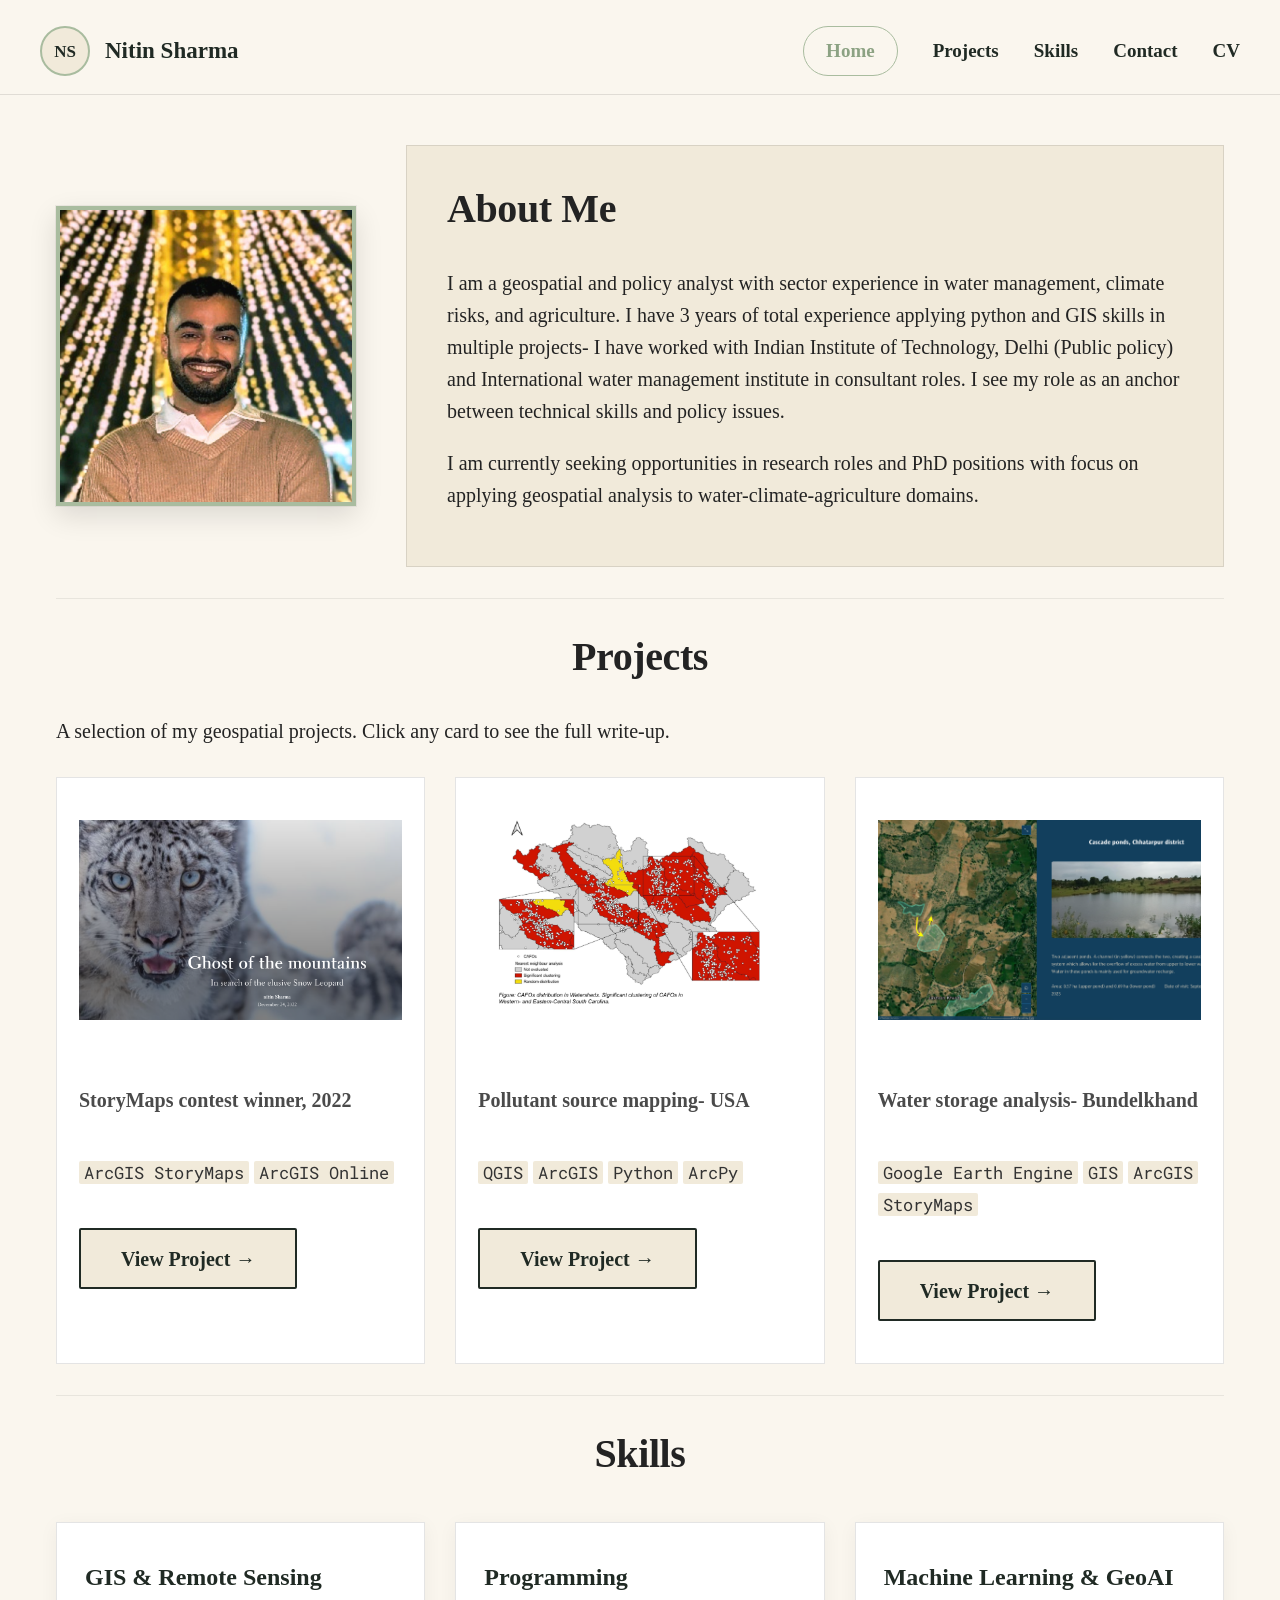
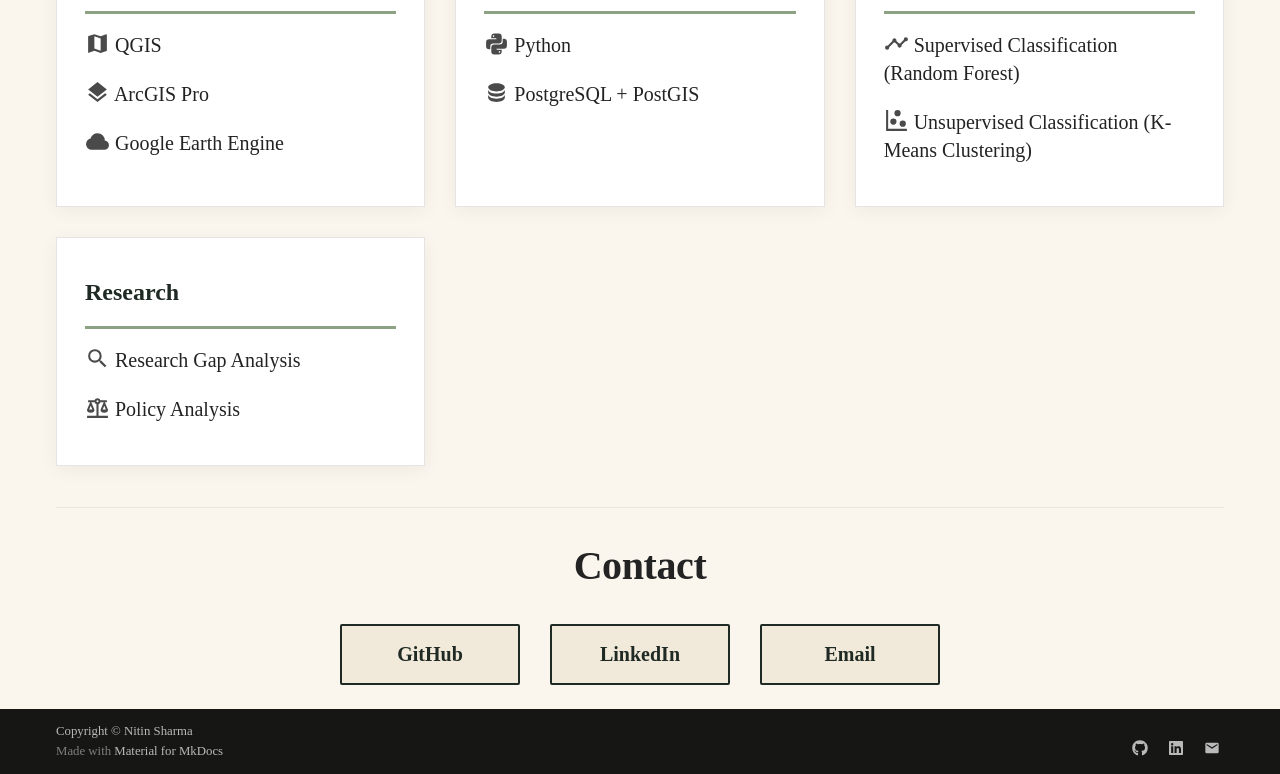
<file: index.html>
<!doctype html>
<html lang="en" class="no-js">
  <head>
    
      <meta charset="utf-8">
      <meta name="viewport" content="width=device-width,initial-scale=1">
      
        <meta name="description" content="Portfolio of Nitin Sharma — GIS, Remote Sensing, and Spatial Data Science">
      
      
        <meta name="author" content="Nitin Sharma">
      
      
      
      
      
        
      
      
      <link rel="icon" href="assets/images/favicon.png">
      <meta name="generator" content="mkdocs-1.6.1, mkdocs-material-9.7.6">
    
    
      
        <title>Nitin Sharma - Portfolio</title>
      
    
    
      <link rel="stylesheet" href="assets/stylesheets/main.484c7ddc.min.css">
      
        
        <link rel="stylesheet" href="assets/stylesheets/palette.ab4e12ef.min.css">
      
      


    
    
      
    
    
      
        
        
        <link rel="preconnect" href="https://fonts.gstatic.com" crossorigin>
        <link rel="stylesheet" href="https://fonts.googleapis.com/css?family=Roboto:300,300i,400,400i,700,700i%7CRoboto+Mono:400,400i,700,700i&display=fallback">
        <style>:root{--md-text-font:"Roboto";--md-code-font:"Roboto Mono"}</style>
      
    
    
      <link rel="stylesheet" href="assets/css/extra.css">
    
    <script>__md_scope=new URL(".",location),__md_hash=e=>[...e].reduce(((e,_)=>(e<<5)-e+_.charCodeAt(0)),0),__md_get=(e,_=localStorage,t=__md_scope)=>JSON.parse(_.getItem(t.pathname+"."+e)),__md_set=(e,_,t=localStorage,a=__md_scope)=>{try{t.setItem(a.pathname+"."+e,JSON.stringify(_))}catch(e){}}</script>
    
      

    
    
  </head>
  
  
    
    
      
    
    
    
    
    <body dir="ltr" data-md-color-scheme="default" data-md-color-primary="grey" data-md-color-accent="grey">
  
    
    <input class="md-toggle" data-md-toggle="drawer" type="checkbox" id="__drawer" autocomplete="off">
    <input class="md-toggle" data-md-toggle="search" type="checkbox" id="__search" autocomplete="off">
    <label class="md-overlay" for="__drawer"></label>
    <div data-md-component="skip">
      
        
        <a href="#nitin-sharma" class="md-skip">
          Skip to content
        </a>
      
    </div>
    <div data-md-component="announce">
      
    </div>
    
    
      

<header class="md-header" data-md-component="header">
  <nav class="md-header__inner md-grid" aria-label="Header">
    <a href="." title="Nitin Sharma - Portfolio" class="md-header__button md-logo" aria-label="Nitin Sharma - Portfolio" data-md-component="logo">
      
  
  <svg xmlns="http://www.w3.org/2000/svg" viewBox="0 0 24 24"><path d="M17.9 17.39c-.26-.8-1.01-1.39-1.9-1.39h-1v-3a1 1 0 0 0-1-1H8v-2h2a1 1 0 0 0 1-1V7h2a2 2 0 0 0 2-2v-.41a7.984 7.984 0 0 1 2.9 12.8M11 19.93c-3.95-.49-7-3.85-7-7.93 0-.62.08-1.22.21-1.79L9 15v1a2 2 0 0 0 2 2m1-16A10 10 0 0 0 2 12a10 10 0 0 0 10 10 10 10 0 0 0 10-10A10 10 0 0 0 12 2"/></svg>

    </a>
    <label class="md-header__button md-icon" for="__drawer">
      
      <svg xmlns="http://www.w3.org/2000/svg" viewBox="0 0 24 24"><path d="M3 6h18v2H3zm0 5h18v2H3zm0 5h18v2H3z"/></svg>
    </label>
    <div class="md-header__title" data-md-component="header-title">
      <div class="md-header__ellipsis">
        <div class="md-header__topic">
          <span class="md-ellipsis">
            Nitin Sharma - Portfolio
          </span>
        </div>
        <div class="md-header__topic" data-md-component="header-topic">
          <span class="md-ellipsis">
            
              Home
            
          </span>
        </div>
      </div>
    </div>
    
      
        <form class="md-header__option" data-md-component="palette">
  
    
    
    
    <input class="md-option" data-md-color-media="" data-md-color-scheme="default" data-md-color-primary="grey" data-md-color-accent="grey"  aria-label="Switch to dark mode"  type="radio" name="__palette" id="__palette_0">
    
      <label class="md-header__button md-icon" title="Switch to dark mode" for="__palette_1" hidden>
        <svg xmlns="http://www.w3.org/2000/svg" viewBox="0 0 24 24"><path d="M12 8a4 4 0 0 0-4 4 4 4 0 0 0 4 4 4 4 0 0 0 4-4 4 4 0 0 0-4-4m0 10a6 6 0 0 1-6-6 6 6 0 0 1 6-6 6 6 0 0 1 6 6 6 6 0 0 1-6 6m8-9.31V4h-4.69L12 .69 8.69 4H4v4.69L.69 12 4 15.31V20h4.69L12 23.31 15.31 20H20v-4.69L23.31 12z"/></svg>
      </label>
    
  
    
    
    
    <input class="md-option" data-md-color-media="" data-md-color-scheme="slate" data-md-color-primary="grey" data-md-color-accent="grey"  aria-label="Switch to light mode"  type="radio" name="__palette" id="__palette_1">
    
      <label class="md-header__button md-icon" title="Switch to light mode" for="__palette_0" hidden>
        <svg xmlns="http://www.w3.org/2000/svg" viewBox="0 0 24 24"><path d="M12 18c-.89 0-1.74-.2-2.5-.55C11.56 16.5 13 14.42 13 12s-1.44-4.5-3.5-5.45C10.26 6.2 11.11 6 12 6a6 6 0 0 1 6 6 6 6 0 0 1-6 6m8-9.31V4h-4.69L12 .69 8.69 4H4v4.69L.69 12 4 15.31V20h4.69L12 23.31 15.31 20H20v-4.69L23.31 12z"/></svg>
      </label>
    
  
</form>
      
    
    
      <script>var palette=__md_get("__palette");if(palette&&palette.color){if("(prefers-color-scheme)"===palette.color.media){var media=matchMedia("(prefers-color-scheme: light)"),input=document.querySelector(media.matches?"[data-md-color-media='(prefers-color-scheme: light)']":"[data-md-color-media='(prefers-color-scheme: dark)']");palette.color.media=input.getAttribute("data-md-color-media"),palette.color.scheme=input.getAttribute("data-md-color-scheme"),palette.color.primary=input.getAttribute("data-md-color-primary"),palette.color.accent=input.getAttribute("data-md-color-accent")}for(var[key,value]of Object.entries(palette.color))document.body.setAttribute("data-md-color-"+key,value)}</script>
    
    
    
      
      
        <label class="md-header__button md-icon" for="__search">
          
          <svg xmlns="http://www.w3.org/2000/svg" viewBox="0 0 24 24"><path d="M9.5 3A6.5 6.5 0 0 1 16 9.5c0 1.61-.59 3.09-1.56 4.23l.27.27h.79l5 5-1.5 1.5-5-5v-.79l-.27-.27A6.52 6.52 0 0 1 9.5 16 6.5 6.5 0 0 1 3 9.5 6.5 6.5 0 0 1 9.5 3m0 2C7 5 5 7 5 9.5S7 14 9.5 14 14 12 14 9.5 12 5 9.5 5"/></svg>
        </label>
        <div class="md-search" data-md-component="search" role="dialog">
  <label class="md-search__overlay" for="__search"></label>
  <div class="md-search__inner" role="search">
    <form class="md-search__form" name="search">
      <input type="text" class="md-search__input" name="query" aria-label="Search" placeholder="Search" autocapitalize="off" autocorrect="off" autocomplete="off" spellcheck="false" data-md-component="search-query" required>
      <label class="md-search__icon md-icon" for="__search">
        
        <svg xmlns="http://www.w3.org/2000/svg" viewBox="0 0 24 24"><path d="M9.5 3A6.5 6.5 0 0 1 16 9.5c0 1.61-.59 3.09-1.56 4.23l.27.27h.79l5 5-1.5 1.5-5-5v-.79l-.27-.27A6.52 6.52 0 0 1 9.5 16 6.5 6.5 0 0 1 3 9.5 6.5 6.5 0 0 1 9.5 3m0 2C7 5 5 7 5 9.5S7 14 9.5 14 14 12 14 9.5 12 5 9.5 5"/></svg>
        
        <svg xmlns="http://www.w3.org/2000/svg" viewBox="0 0 24 24"><path d="M20 11v2H8l5.5 5.5-1.42 1.42L4.16 12l7.92-7.92L13.5 5.5 8 11z"/></svg>
      </label>
      <nav class="md-search__options" aria-label="Search">
        
        <button type="reset" class="md-search__icon md-icon" title="Clear" aria-label="Clear" tabindex="-1">
          
          <svg xmlns="http://www.w3.org/2000/svg" viewBox="0 0 24 24"><path d="M19 6.41 17.59 5 12 10.59 6.41 5 5 6.41 10.59 12 5 17.59 6.41 19 12 13.41 17.59 19 19 17.59 13.41 12z"/></svg>
        </button>
      </nav>
      
    </form>
    <div class="md-search__output">
      <div class="md-search__scrollwrap" tabindex="0" data-md-scrollfix>
        <div class="md-search-result" data-md-component="search-result">
          <div class="md-search-result__meta">
            Initializing search
          </div>
          <ol class="md-search-result__list" role="presentation"></ol>
        </div>
      </div>
    </div>
  </div>
</div>
      
    
    
  </nav>
  
</header>
    
    <div class="md-container" data-md-component="container">
      
      
        
          
            
<nav class="md-tabs" aria-label="Tabs" data-md-component="tabs">
  <div class="md-grid">
    <ul class="md-tabs__list">
      
        
  
  
  
    
  
  
    <li class="md-tabs__item md-tabs__item--active">
      <a href="." class="md-tabs__link">
        
  
  
    
  
  Home

      </a>
    </li>
  

      
    </ul>
  </div>
</nav>
          
        
      
      <main class="md-main" data-md-component="main">
        <div class="md-main__inner md-grid">
          
            
              
                
              
              <div class="md-sidebar md-sidebar--primary" data-md-component="sidebar" data-md-type="navigation" hidden>
                <div class="md-sidebar__scrollwrap">
                  <div class="md-sidebar__inner">
                    


  


<nav class="md-nav md-nav--primary md-nav--lifted" aria-label="Navigation" data-md-level="0">
  <label class="md-nav__title" for="__drawer">
    <a href="." title="Nitin Sharma - Portfolio" class="md-nav__button md-logo" aria-label="Nitin Sharma - Portfolio" data-md-component="logo">
      
  
  <svg xmlns="http://www.w3.org/2000/svg" viewBox="0 0 24 24"><path d="M17.9 17.39c-.26-.8-1.01-1.39-1.9-1.39h-1v-3a1 1 0 0 0-1-1H8v-2h2a1 1 0 0 0 1-1V7h2a2 2 0 0 0 2-2v-.41a7.984 7.984 0 0 1 2.9 12.8M11 19.93c-3.95-.49-7-3.85-7-7.93 0-.62.08-1.22.21-1.79L9 15v1a2 2 0 0 0 2 2m1-16A10 10 0 0 0 2 12a10 10 0 0 0 10 10 10 10 0 0 0 10-10A10 10 0 0 0 12 2"/></svg>

    </a>
    Nitin Sharma - Portfolio
  </label>
  
  <ul class="md-nav__list" data-md-scrollfix>
    
      
      
  
  
    
  
  
  
    <li class="md-nav__item md-nav__item--active">
      
      <input class="md-nav__toggle md-toggle" type="checkbox" id="__toc">
      
      
        
      
      
        <label class="md-nav__link md-nav__link--active" for="__toc">
          
  
  
  <span class="md-ellipsis">
    
  
    Home
  

    
  </span>
  
  

          <span class="md-nav__icon md-icon"></span>
        </label>
      
      <a href="." class="md-nav__link md-nav__link--active">
        
  
  
  <span class="md-ellipsis">
    
  
    Home
  

    
  </span>
  
  

      </a>
      
        

<nav class="md-nav md-nav--secondary" aria-label="Table of contents">
  
  
  
    
  
  
    <label class="md-nav__title" for="__toc">
      <span class="md-nav__icon md-icon"></span>
      Table of contents
    </label>
    <ul class="md-nav__list" data-md-component="toc" data-md-scrollfix>
      
        <li class="md-nav__item">
  <a href="#about-me" class="md-nav__link">
    <span class="md-ellipsis">
      
        About Me
      
    </span>
  </a>
  
</li>
      
        <li class="md-nav__item">
  <a href="#projects" class="md-nav__link">
    <span class="md-ellipsis">
      
        Projects
      
    </span>
  </a>
  
</li>
      
        <li class="md-nav__item">
  <a href="#skills" class="md-nav__link">
    <span class="md-ellipsis">
      
        Skills
      
    </span>
  </a>
  
</li>
      
        <li class="md-nav__item">
  <a href="#contact" class="md-nav__link">
    <span class="md-ellipsis">
      
        Contact
      
    </span>
  </a>
  
</li>
      
    </ul>
  
</nav>
      
    </li>
  

    
  </ul>
</nav>
                  </div>
                </div>
              </div>
            
            
              
                
              
              <div class="md-sidebar md-sidebar--secondary" data-md-component="sidebar" data-md-type="toc" hidden>
                <div class="md-sidebar__scrollwrap">
                  <div class="md-sidebar__inner">
                    

<nav class="md-nav md-nav--secondary" aria-label="Table of contents">
  
  
  
    
  
  
    <label class="md-nav__title" for="__toc">
      <span class="md-nav__icon md-icon"></span>
      Table of contents
    </label>
    <ul class="md-nav__list" data-md-component="toc" data-md-scrollfix>
      
        <li class="md-nav__item">
  <a href="#about-me" class="md-nav__link">
    <span class="md-ellipsis">
      
        About Me
      
    </span>
  </a>
  
</li>
      
        <li class="md-nav__item">
  <a href="#projects" class="md-nav__link">
    <span class="md-ellipsis">
      
        Projects
      
    </span>
  </a>
  
</li>
      
        <li class="md-nav__item">
  <a href="#skills" class="md-nav__link">
    <span class="md-ellipsis">
      
        Skills
      
    </span>
  </a>
  
</li>
      
        <li class="md-nav__item">
  <a href="#contact" class="md-nav__link">
    <span class="md-ellipsis">
      
        Contact
      
    </span>
  </a>
  
</li>
      
    </ul>
  
</nav>
                  </div>
                </div>
              </div>
            
          
          
            <div class="md-content" data-md-component="content">
              
              <article class="md-content__inner md-typeset">
                
                  
  




<!--
CHECKLIST FOR THIS PAGE:
- [ ] Replace [YOUR NAME] with your full name (2 places)
- [ ] Replace the eyebrow tag text with your own focus areas
- [ ] Replace [YOUR TAGLINE] with a short phrase describing your focus
- [ ] Rewrite the About Me paragraph with your own words
- [ ] Replace assets/images/profile.png with your actual photo (keep the filename or update it below)
- [ ] Replace the two placeholder project cards with your real projects
- [ ] For each project: add a thumbnail image to docs/assets/images/ and update the path below
- [ ] For each project: create a project detail page by copying sample-project.md
- [ ] Edit the skill cards to match your actual skills (add, remove, or rename cards as needed)
- [ ] Update GitHub and LinkedIn links in the Connect section
- [ ] Add your CV PDF to docs/assets/ and update the filename in the Download CV button

NOTE ON THE TOP BAR:
The default MkDocs Material header AND tabs row are fully hidden site-wide (see .md-header,
.md-tabs in extra.css), so the page starts flush at the top with no reserved empty space.
.top-bar is a single slim cream strip: initials avatar + name on the left, in-page nav
(About / Projects / Skills / Contact / CV) inline on the right, with the current section
styled as a pill. It's sticky, so it stays visible while scrolling.
-->

<h1 class="visually-hidden" id="nitin-sharma">Nitin Sharma</h1>
<div class="top-bar">
  <div class="top-bar-inner">
    <div class="top-bar-left">
      <span class="avatar-initials">NS</span>
      <span class="top-bar-name">Nitin Sharma</span>
    </div>
    <nav class="top-bar-nav">
      <a href="#about" class="nav-pill">Home</a>
      <a href="#projects">Projects</a>
      <a href="#skills">Skills</a>
      <a href="#contact">Contact</a>
      <a href="assets/Nitin_CV.pdf">CV</a>
    </nav>
  </div>
</div>

<div class="about-section" id="about">
<div class="about-image">
<p><img alt="Nitin Sharma" src="assets/images/profile.png" /></p>
</div>
<div class="about-text">
<h2 id="about-me">About Me</h2>
<p>I am a geospatial and policy analyst with sector experience in water management, climate risks, and agriculture. I have 3 years of total experience applying python and GIS skills in multiple projects- I have worked with Indian Institute of Technology, Delhi (Public policy) and International water management institute in consultant roles. I see my role as an anchor between technical skills and policy issues.</p>
<p>I am currently seeking opportunities in research roles and PhD positions with focus on applying geospatial analysis to water-climate-agriculture domains.</p>
</div>
</div>
<hr />
<h2 id="projects">Projects</h2>
<p>A selection of my geospatial projects. Click any card to see the full write-up.</p>
<div class="projects-grid">
<div class="project-card">
<p><img alt="" src="assets/images/Image1.png" /></p>
<p><strong><a href="projects/StoryMaps_contest/">StoryMaps contest winner, 2022</a></strong></p>
<p><code>ArcGIS StoryMaps</code> <code>ArcGIS Online</code></p>
<p><a class="md-button" href="projects/StoryMaps_contest/">View Project →</a></p>
</div>
<div class="project-card">
<p><img alt="" src="assets/images/ASU_2.png" /></p>
<p><strong><a href="projects/ASU_Internship/">Pollutant source mapping- USA</a></strong></p>
<p><code>QGIS</code> <code>ArcGIS</code> <code>Python</code> <code>ArcPy</code></p>
<p><a class="md-button" href="projects/ASU_Internship/">View Project →</a></p>
</div>
<div class="project-card">
<p><img alt="" src="assets/images/bundelkhand_3.png" /></p>
<p><strong><a href="projects/Rainfall_dynamics/">Water storage analysis- Bundelkhand</a></strong></p>
<p><code>Google Earth Engine</code> <code>GIS</code> <code>ArcGIS StoryMaps</code></p>
<p><a class="md-button" href="projects/Rainfall_dynamics/">View Project →</a></p>
</div>
</div>
<hr />
<h2 id="skills">Skills</h2>
<div class="skills-grid">
<div class="skill-card">
<p><strong>GIS &amp; Remote Sensing</strong></p>
<div class="skill-item">
<p><span class="twemoji lg"><svg xmlns="http://www.w3.org/2000/svg" viewBox="0 0 24 24"><path d="m15 19-6-2.11V5l6 2.11M20.5 3h-.16L15 5.1 9 3 3.36 4.9c-.21.07-.36.25-.36.48V20.5a.5.5 0 0 0 .5.5c.05 0 .11 0 .16-.03L9 18.9l6 2.1 5.64-1.9c.21-.1.36-.25.36-.48V3.5a.5.5 0 0 0-.5-.5"/></svg></span> QGIS</p>
</div>
<div class="skill-item">
<p><span class="twemoji lg"><svg xmlns="http://www.w3.org/2000/svg" viewBox="0 0 24 24"><path d="m12 16 7.36-5.73L21 9l-9-7-9 7 1.63 1.27M12 18.54l-7.38-5.73L3 14.07l9 7 9-7-1.63-1.27z"/></svg></span> ArcGIS Pro</p>
</div>
<div class="skill-item">
<p><span class="twemoji lg"><svg xmlns="http://www.w3.org/2000/svg" viewBox="0 0 24 24"><path d="M6.5 20q-2.28 0-3.89-1.57Q1 16.85 1 14.58q0-1.95 1.17-3.48 1.18-1.53 3.08-1.95.63-2.3 2.5-3.72Q9.63 4 12 4q2.93 0 4.96 2.04Q19 8.07 19 11q1.73.2 2.86 1.5 1.14 1.28 1.14 3 0 1.88-1.31 3.19T18.5 20Z"/></svg></span> Google Earth Engine</p>
</div>
</div>
<div class="skill-card">
<p><strong>Programming</strong></p>
<div class="skill-item">
<p><span class="twemoji lg"><svg xmlns="http://www.w3.org/2000/svg" viewBox="0 0 24 24"><path d="M19.14 7.5A2.86 2.86 0 0 1 22 10.36v3.78A2.86 2.86 0 0 1 19.14 17H12c0 .39.32.96.71.96H17v1.68a2.86 2.86 0 0 1-2.86 2.86H9.86A2.86 2.86 0 0 1 7 19.64v-3.75a2.85 2.85 0 0 1 2.86-2.85h5.25a2.85 2.85 0 0 0 2.85-2.86V7.5zm-4.28 11.79c-.4 0-.72.3-.72.89s.32.71.72.71a.71.71 0 0 0 .71-.71c0-.59-.32-.89-.71-.89m-10-1.79A2.86 2.86 0 0 1 2 14.64v-3.78A2.86 2.86 0 0 1 4.86 8H12c0-.39-.32-.96-.71-.96H7V5.36A2.86 2.86 0 0 1 9.86 2.5h4.28A2.86 2.86 0 0 1 17 5.36v3.75a2.85 2.85 0 0 1-2.86 2.85H8.89a2.85 2.85 0 0 0-2.85 2.86v2.68zM9.14 5.71c.4 0 .72-.3.72-.89s-.32-.71-.72-.71c-.39 0-.71.12-.71.71s.32.89.71.89"/></svg></span> Python</p>
</div>
<div class="skill-item">
<p><span class="twemoji lg"><svg xmlns="http://www.w3.org/2000/svg" viewBox="0 0 24 24"><path d="M12 3C7.58 3 4 4.79 4 7s3.58 4 8 4 8-1.79 8-4-3.58-4-8-4M4 9v3c0 2.21 3.58 4 8 4s8-1.79 8-4V9c0 2.21-3.58 4-8 4s-8-1.79-8-4m0 5v3c0 2.21 3.58 4 8 4s8-1.79 8-4v-3c0 2.21-3.58 4-8 4s-8-1.79-8-4"/></svg></span> PostgreSQL + PostGIS</p>
</div>
</div>
<div class="skill-card">
<p><strong>Machine Learning &amp; GeoAI</strong></p>
<div class="skill-item">
<p><span class="twemoji lg"><svg xmlns="http://www.w3.org/2000/svg" viewBox="0 0 24 24"><path d="m3 14 .5.07L8.07 9.5a1.95 1.95 0 0 1 .52-1.91c.78-.79 2.04-.79 2.82 0 .53.52.7 1.26.52 1.91l2.57 2.57.5-.07c.18 0 .35 0 .5.07l3.57-3.57C19 8.35 19 8.18 19 8a2 2 0 0 1 2-2 2 2 0 0 1 2 2 2 2 0 0 1-2 2c-.18 0-.35 0-.5-.07l-3.57 3.57c.07.15.07.32.07.5a2 2 0 0 1-2 2 2 2 0 0 1-2-2l.07-.5-2.57-2.57c-.32.07-.68.07-1 0L4.93 15.5 5 16a2 2 0 0 1-2 2 2 2 0 0 1-2-2 2 2 0 0 1 2-2"/></svg></span> Supervised Classification (Random Forest)</p>
</div>
<div class="skill-item">
<p><span class="twemoji lg"><svg xmlns="http://www.w3.org/2000/svg" viewBox="0 0 24 24"><path d="M2 2h2v18h18v2H2zm7 8a3 3 0 0 1 3 3 3 3 0 0 1-3 3 3 3 0 0 1-3-3 3 3 0 0 1 3-3m4-8a3 3 0 0 1 3 3 3 3 0 0 1-3 3 3 3 0 0 1-3-3 3 3 0 0 1 3-3m5 10a3 3 0 0 1 3 3 3 3 0 0 1-3 3 3 3 0 0 1-3-3 3 3 0 0 1 3-3"/></svg></span> Unsupervised Classification (K-Means Clustering)</p>
</div>
</div>
<div class="skill-card">
<p><strong>Research</strong></p>
<div class="skill-item">
<p><span class="twemoji lg"><svg xmlns="http://www.w3.org/2000/svg" viewBox="0 0 24 24"><path d="M9.5 3A6.5 6.5 0 0 1 16 9.5c0 1.61-.59 3.09-1.56 4.23l.27.27h.79l5 5-1.5 1.5-5-5v-.79l-.27-.27A6.52 6.52 0 0 1 9.5 16 6.5 6.5 0 0 1 3 9.5 6.5 6.5 0 0 1 9.5 3m0 2C7 5 5 7 5 9.5S7 14 9.5 14 14 12 14 9.5 12 5 9.5 5"/></svg></span> Research Gap Analysis</p>
</div>
<div class="skill-item">
<p><span class="twemoji lg"><svg xmlns="http://www.w3.org/2000/svg" viewBox="0 0 24 24"><path d="M12 3c-1.27 0-2.4.8-2.82 2H3v2h1.95L2 14c-.47 2 1 3 3.5 3s4.06-1 3.5-3L6.05 7h3.12c.33.85.98 1.5 1.83 1.83V20H2v2h20v-2h-9V8.82c.85-.32 1.5-.97 1.82-1.82h3.13L15 14c-.47 2 1 3 3.5 3s4.06-1 3.5-3l-2.95-7H21V5h-6.17C14.4 3.8 13.27 3 12 3m0 2a1 1 0 0 1 1 1 1 1 0 0 1-1 1 1 1 0 0 1-1-1 1 1 0 0 1 1-1m-6.5 5.25L7 14H4zm13 0L20 14h-3z"/></svg></span> Policy Analysis</p>
</div>
</div>
</div>
<hr />
<h2 id="contact">Contact</h2>
<p><a class="md-button contact-btn" href="https://github.com/nitin18geo">GitHub</a>
<a class="md-button contact-btn" href="https://linkedin.com/in/nitingeology">LinkedIn</a>
<a class="md-button contact-btn" href="mailto:nitin18geo@gmail.com">Email</a></p>







  
  




  



                
              </article>
            </div>
          
          
<script>var target=document.getElementById(location.hash.slice(1));target&&target.name&&(target.checked=target.name.startsWith("__tabbed_"))</script>
        </div>
        
          <button type="button" class="md-top md-icon" data-md-component="top" hidden>
  
  <svg xmlns="http://www.w3.org/2000/svg" viewBox="0 0 24 24"><path d="M13 20h-2V8l-5.5 5.5-1.42-1.42L12 4.16l7.92 7.92-1.42 1.42L13 8z"/></svg>
  Back to top
</button>
        
      </main>
      
        <footer class="md-footer">
  
  <div class="md-footer-meta md-typeset">
    <div class="md-footer-meta__inner md-grid">
      <div class="md-copyright">
  
    <div class="md-copyright__highlight">
      Copyright &copy; Nitin Sharma
    </div>
  
  
    Made with
    <a href="https://squidfunk.github.io/mkdocs-material/" target="_blank" rel="noopener">
      Material for MkDocs
    </a>
  
</div>
      
        
<div class="md-social">
  
    
    
    
    
      
      
    
    <a href="https://github.com/nitin18geo" target="_blank" rel="noopener" title="github.com" class="md-social__link">
      <svg xmlns="http://www.w3.org/2000/svg" viewBox="0 0 512 512"><!--! Font Awesome Free 7.1.0 by @fontawesome - https://fontawesome.com License - https://fontawesome.com/license/free (Icons: CC BY 4.0, Fonts: SIL OFL 1.1, Code: MIT License) Copyright 2025 Fonticons, Inc.--><path d="M173.9 397.4c0 2-2.3 3.6-5.2 3.6-3.3.3-5.6-1.3-5.6-3.6 0-2 2.3-3.6 5.2-3.6 3-.3 5.6 1.3 5.6 3.6m-31.1-4.5c-.7 2 1.3 4.3 4.3 4.9 2.6 1 5.6 0 6.2-2s-1.3-4.3-4.3-5.2c-2.6-.7-5.5.3-6.2 2.3m44.2-1.7c-2.9.7-4.9 2.6-4.6 4.9.3 2 2.9 3.3 5.9 2.6 2.9-.7 4.9-2.6 4.6-4.6-.3-1.9-3-3.2-5.9-2.9M252.8 8C114.1 8 8 113.3 8 252c0 110.9 69.8 205.8 169.5 239.2 12.8 2.3 17.3-5.6 17.3-12.1 0-6.2-.3-40.4-.3-61.4 0 0-70 15-84.7-29.8 0 0-11.4-29.1-27.8-36.6 0 0-22.9-15.7 1.6-15.4 0 0 24.9 2 38.6 25.8 21.9 38.6 58.6 27.5 72.9 20.9 2.3-16 8.8-27.1 16-33.7-55.9-6.2-112.3-14.3-112.3-110.5 0-27.5 7.6-41.3 23.6-58.9-2.6-6.5-11.1-33.3 2.6-67.9 20.9-6.5 69 27 69 27 20-5.6 41.5-8.5 62.8-8.5s42.8 2.9 62.8 8.5c0 0 48.1-33.6 69-27 13.7 34.7 5.2 61.4 2.6 67.9 16 17.7 25.8 31.5 25.8 58.9 0 96.5-58.9 104.2-114.8 110.5 9.2 7.9 17 22.9 17 46.4 0 33.7-.3 75.4-.3 83.6 0 6.5 4.6 14.4 17.3 12.1C436.2 457.8 504 362.9 504 252 504 113.3 391.5 8 252.8 8M105.2 352.9c-1.3 1-1 3.3.7 5.2 1.6 1.6 3.9 2.3 5.2 1 1.3-1 1-3.3-.7-5.2-1.6-1.6-3.9-2.3-5.2-1m-10.8-8.1c-.7 1.3.3 2.9 2.3 3.9 1.6 1 3.6.7 4.3-.7.7-1.3-.3-2.9-2.3-3.9-2-.6-3.6-.3-4.3.7m32.4 35.6c-1.6 1.3-1 4.3 1.3 6.2 2.3 2.3 5.2 2.6 6.5 1 1.3-1.3.7-4.3-1.3-6.2-2.2-2.3-5.2-2.6-6.5-1m-11.4-14.7c-1.6 1-1.6 3.6 0 5.9s4.3 3.3 5.6 2.3c1.6-1.3 1.6-3.9 0-6.2-1.4-2.3-4-3.3-5.6-2"/></svg>
    </a>
  
    
    
    
    
      
      
    
    <a href="https://linkedin.com/in/nitingeology" target="_blank" rel="noopener" title="linkedin.com" class="md-social__link">
      <svg xmlns="http://www.w3.org/2000/svg" viewBox="0 0 448 512"><!--! Font Awesome Free 7.1.0 by @fontawesome - https://fontawesome.com License - https://fontawesome.com/license/free (Icons: CC BY 4.0, Fonts: SIL OFL 1.1, Code: MIT License) Copyright 2025 Fonticons, Inc.--><path d="M416 32H31.9C14.3 32 0 46.5 0 64.3v383.4C0 465.5 14.3 480 31.9 480H416c17.6 0 32-14.5 32-32.3V64.3c0-17.8-14.4-32.3-32-32.3M135.4 416H69V202.2h66.5V416zM102.2 96a38.5 38.5 0 1 1 0 77 38.5 38.5 0 1 1 0-77m282.1 320h-66.4V312c0-24.8-.5-56.7-34.5-56.7-34.6 0-39.9 27-39.9 54.9V416h-66.4V202.2h63.7v29.2h.9c8.9-16.8 30.6-34.5 62.9-34.5 67.2 0 79.7 44.3 79.7 101.9z"/></svg>
    </a>
  
    
    
    
    
    <a href="mailto:nitin18geo@gmail.com" target="_blank" rel="noopener" title="" class="md-social__link">
      <svg xmlns="http://www.w3.org/2000/svg" viewBox="0 0 24 24"><path d="m20 8-8 5-8-5V6l8 5 8-5m0-2H4c-1.11 0-2 .89-2 2v12a2 2 0 0 0 2 2h16a2 2 0 0 0 2-2V6a2 2 0 0 0-2-2"/></svg>
    </a>
  
</div>
      
    </div>
  </div>
</footer>
      
    </div>
    <div class="md-dialog" data-md-component="dialog">
      <div class="md-dialog__inner md-typeset"></div>
    </div>
    
    
    
      
      
      <script id="__config" type="application/json">{"annotate": null, "base": ".", "features": ["navigation.tabs", "navigation.top", "content.code.copy"], "search": "assets/javascripts/workers/search.2c215733.min.js", "tags": null, "translations": {"clipboard.copied": "Copied to clipboard", "clipboard.copy": "Copy to clipboard", "search.result.more.one": "1 more on this page", "search.result.more.other": "# more on this page", "search.result.none": "No matching documents", "search.result.one": "1 matching document", "search.result.other": "# matching documents", "search.result.placeholder": "Type to start searching", "search.result.term.missing": "Missing", "select.version": "Select version"}, "version": null}</script>
    
    
      <script src="assets/javascripts/bundle.79ae519e.min.js"></script>
      
    
  </body>
</html>
</file>
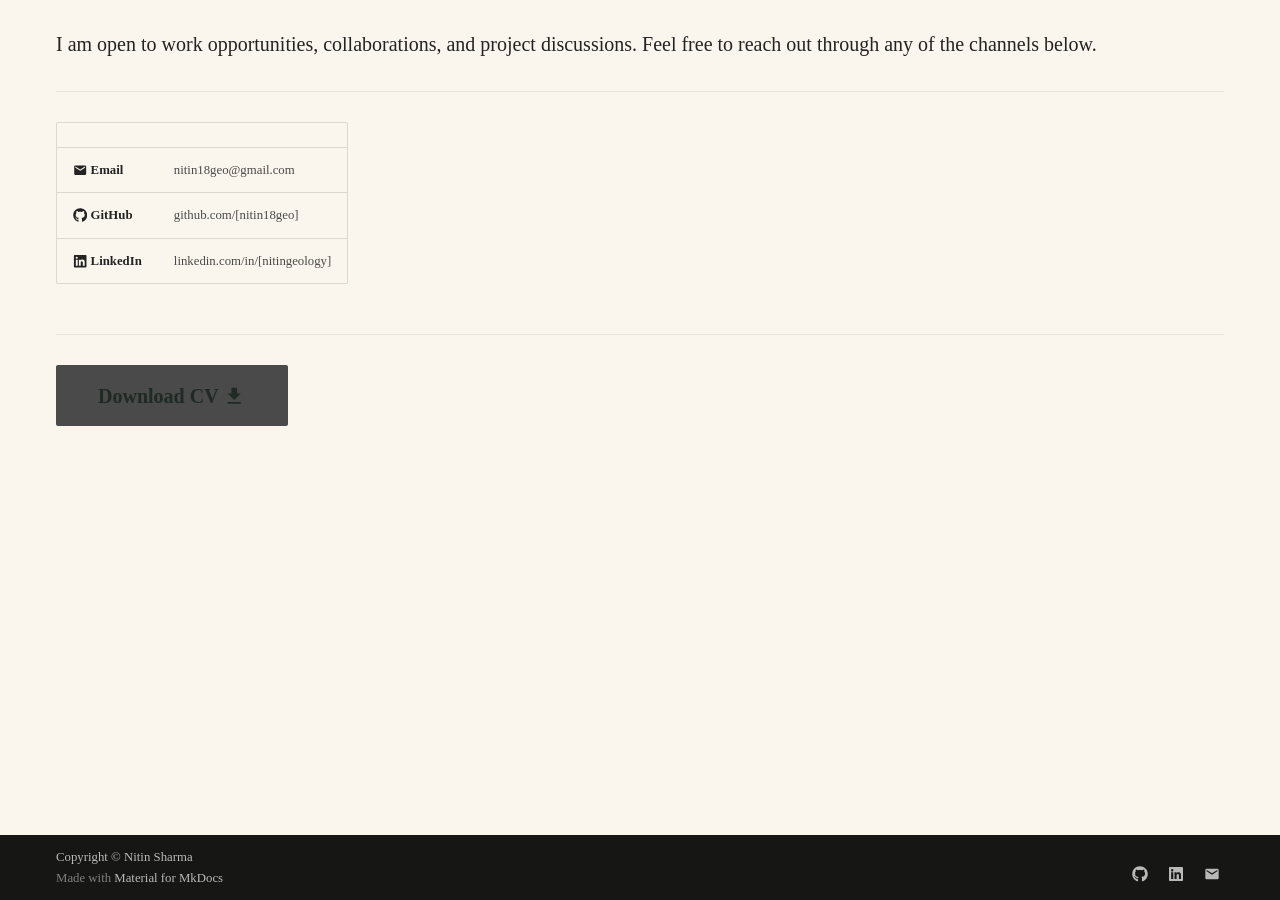
<file: contact/index.html>
<!doctype html>
<html lang="en" class="no-js">
  <head>
    
      <meta charset="utf-8">
      <meta name="viewport" content="width=device-width,initial-scale=1">
      
        <meta name="description" content="Portfolio of Nitin Sharma — GIS, Remote Sensing, and Spatial Data Science">
      
      
        <meta name="author" content="Nitin Sharma">
      
      
      
      
      
        
      
      
      <link rel="icon" href="../assets/images/favicon.png">
      <meta name="generator" content="mkdocs-1.6.1, mkdocs-material-9.7.6">
    
    
      
        <title>Contact - Nitin Sharma - Portfolio</title>
      
    
    
      <link rel="stylesheet" href="../assets/stylesheets/main.484c7ddc.min.css">
      
        
        <link rel="stylesheet" href="../assets/stylesheets/palette.ab4e12ef.min.css">
      
      


    
    
      
    
    
      
        
        
        <link rel="preconnect" href="https://fonts.gstatic.com" crossorigin>
        <link rel="stylesheet" href="https://fonts.googleapis.com/css?family=Roboto:300,300i,400,400i,700,700i%7CRoboto+Mono:400,400i,700,700i&display=fallback">
        <style>:root{--md-text-font:"Roboto";--md-code-font:"Roboto Mono"}</style>
      
    
    
      <link rel="stylesheet" href="../assets/css/extra.css">
    
    <script>__md_scope=new URL("..",location),__md_hash=e=>[...e].reduce(((e,_)=>(e<<5)-e+_.charCodeAt(0)),0),__md_get=(e,_=localStorage,t=__md_scope)=>JSON.parse(_.getItem(t.pathname+"."+e)),__md_set=(e,_,t=localStorage,a=__md_scope)=>{try{t.setItem(a.pathname+"."+e,JSON.stringify(_))}catch(e){}}</script>
    
      

    
    
  </head>
  
  
    
    
      
    
    
    
    
    <body dir="ltr" data-md-color-scheme="default" data-md-color-primary="grey" data-md-color-accent="grey">
  
    
    <input class="md-toggle" data-md-toggle="drawer" type="checkbox" id="__drawer" autocomplete="off">
    <input class="md-toggle" data-md-toggle="search" type="checkbox" id="__search" autocomplete="off">
    <label class="md-overlay" for="__drawer"></label>
    <div data-md-component="skip">
      
        
        <a href="#contact" class="md-skip">
          Skip to content
        </a>
      
    </div>
    <div data-md-component="announce">
      
    </div>
    
    
      

<header class="md-header" data-md-component="header">
  <nav class="md-header__inner md-grid" aria-label="Header">
    <a href=".." title="Nitin Sharma - Portfolio" class="md-header__button md-logo" aria-label="Nitin Sharma - Portfolio" data-md-component="logo">
      
  
  <svg xmlns="http://www.w3.org/2000/svg" viewBox="0 0 24 24"><path d="M17.9 17.39c-.26-.8-1.01-1.39-1.9-1.39h-1v-3a1 1 0 0 0-1-1H8v-2h2a1 1 0 0 0 1-1V7h2a2 2 0 0 0 2-2v-.41a7.984 7.984 0 0 1 2.9 12.8M11 19.93c-3.95-.49-7-3.85-7-7.93 0-.62.08-1.22.21-1.79L9 15v1a2 2 0 0 0 2 2m1-16A10 10 0 0 0 2 12a10 10 0 0 0 10 10 10 10 0 0 0 10-10A10 10 0 0 0 12 2"/></svg>

    </a>
    <label class="md-header__button md-icon" for="__drawer">
      
      <svg xmlns="http://www.w3.org/2000/svg" viewBox="0 0 24 24"><path d="M3 6h18v2H3zm0 5h18v2H3zm0 5h18v2H3z"/></svg>
    </label>
    <div class="md-header__title" data-md-component="header-title">
      <div class="md-header__ellipsis">
        <div class="md-header__topic">
          <span class="md-ellipsis">
            Nitin Sharma - Portfolio
          </span>
        </div>
        <div class="md-header__topic" data-md-component="header-topic">
          <span class="md-ellipsis">
            
              Contact
            
          </span>
        </div>
      </div>
    </div>
    
      
        <form class="md-header__option" data-md-component="palette">
  
    
    
    
    <input class="md-option" data-md-color-media="" data-md-color-scheme="default" data-md-color-primary="grey" data-md-color-accent="grey"  aria-label="Switch to dark mode"  type="radio" name="__palette" id="__palette_0">
    
      <label class="md-header__button md-icon" title="Switch to dark mode" for="__palette_1" hidden>
        <svg xmlns="http://www.w3.org/2000/svg" viewBox="0 0 24 24"><path d="M12 8a4 4 0 0 0-4 4 4 4 0 0 0 4 4 4 4 0 0 0 4-4 4 4 0 0 0-4-4m0 10a6 6 0 0 1-6-6 6 6 0 0 1 6-6 6 6 0 0 1 6 6 6 6 0 0 1-6 6m8-9.31V4h-4.69L12 .69 8.69 4H4v4.69L.69 12 4 15.31V20h4.69L12 23.31 15.31 20H20v-4.69L23.31 12z"/></svg>
      </label>
    
  
    
    
    
    <input class="md-option" data-md-color-media="" data-md-color-scheme="slate" data-md-color-primary="grey" data-md-color-accent="grey"  aria-label="Switch to light mode"  type="radio" name="__palette" id="__palette_1">
    
      <label class="md-header__button md-icon" title="Switch to light mode" for="__palette_0" hidden>
        <svg xmlns="http://www.w3.org/2000/svg" viewBox="0 0 24 24"><path d="M12 18c-.89 0-1.74-.2-2.5-.55C11.56 16.5 13 14.42 13 12s-1.44-4.5-3.5-5.45C10.26 6.2 11.11 6 12 6a6 6 0 0 1 6 6 6 6 0 0 1-6 6m8-9.31V4h-4.69L12 .69 8.69 4H4v4.69L.69 12 4 15.31V20h4.69L12 23.31 15.31 20H20v-4.69L23.31 12z"/></svg>
      </label>
    
  
</form>
      
    
    
      <script>var palette=__md_get("__palette");if(palette&&palette.color){if("(prefers-color-scheme)"===palette.color.media){var media=matchMedia("(prefers-color-scheme: light)"),input=document.querySelector(media.matches?"[data-md-color-media='(prefers-color-scheme: light)']":"[data-md-color-media='(prefers-color-scheme: dark)']");palette.color.media=input.getAttribute("data-md-color-media"),palette.color.scheme=input.getAttribute("data-md-color-scheme"),palette.color.primary=input.getAttribute("data-md-color-primary"),palette.color.accent=input.getAttribute("data-md-color-accent")}for(var[key,value]of Object.entries(palette.color))document.body.setAttribute("data-md-color-"+key,value)}</script>
    
    
    
      
      
        <label class="md-header__button md-icon" for="__search">
          
          <svg xmlns="http://www.w3.org/2000/svg" viewBox="0 0 24 24"><path d="M9.5 3A6.5 6.5 0 0 1 16 9.5c0 1.61-.59 3.09-1.56 4.23l.27.27h.79l5 5-1.5 1.5-5-5v-.79l-.27-.27A6.52 6.52 0 0 1 9.5 16 6.5 6.5 0 0 1 3 9.5 6.5 6.5 0 0 1 9.5 3m0 2C7 5 5 7 5 9.5S7 14 9.5 14 14 12 14 9.5 12 5 9.5 5"/></svg>
        </label>
        <div class="md-search" data-md-component="search" role="dialog">
  <label class="md-search__overlay" for="__search"></label>
  <div class="md-search__inner" role="search">
    <form class="md-search__form" name="search">
      <input type="text" class="md-search__input" name="query" aria-label="Search" placeholder="Search" autocapitalize="off" autocorrect="off" autocomplete="off" spellcheck="false" data-md-component="search-query" required>
      <label class="md-search__icon md-icon" for="__search">
        
        <svg xmlns="http://www.w3.org/2000/svg" viewBox="0 0 24 24"><path d="M9.5 3A6.5 6.5 0 0 1 16 9.5c0 1.61-.59 3.09-1.56 4.23l.27.27h.79l5 5-1.5 1.5-5-5v-.79l-.27-.27A6.52 6.52 0 0 1 9.5 16 6.5 6.5 0 0 1 3 9.5 6.5 6.5 0 0 1 9.5 3m0 2C7 5 5 7 5 9.5S7 14 9.5 14 14 12 14 9.5 12 5 9.5 5"/></svg>
        
        <svg xmlns="http://www.w3.org/2000/svg" viewBox="0 0 24 24"><path d="M20 11v2H8l5.5 5.5-1.42 1.42L4.16 12l7.92-7.92L13.5 5.5 8 11z"/></svg>
      </label>
      <nav class="md-search__options" aria-label="Search">
        
        <button type="reset" class="md-search__icon md-icon" title="Clear" aria-label="Clear" tabindex="-1">
          
          <svg xmlns="http://www.w3.org/2000/svg" viewBox="0 0 24 24"><path d="M19 6.41 17.59 5 12 10.59 6.41 5 5 6.41 10.59 12 5 17.59 6.41 19 12 13.41 17.59 19 19 17.59 13.41 12z"/></svg>
        </button>
      </nav>
      
    </form>
    <div class="md-search__output">
      <div class="md-search__scrollwrap" tabindex="0" data-md-scrollfix>
        <div class="md-search-result" data-md-component="search-result">
          <div class="md-search-result__meta">
            Initializing search
          </div>
          <ol class="md-search-result__list" role="presentation"></ol>
        </div>
      </div>
    </div>
  </div>
</div>
      
    
    
  </nav>
  
</header>
    
    <div class="md-container" data-md-component="container">
      
      
        
          
            
<nav class="md-tabs" aria-label="Tabs" data-md-component="tabs">
  <div class="md-grid">
    <ul class="md-tabs__list">
      
        
  
  
  
  
    <li class="md-tabs__item">
      <a href=".." class="md-tabs__link">
        
  
  
    
  
  Home

      </a>
    </li>
  

      
    </ul>
  </div>
</nav>
          
        
      
      <main class="md-main" data-md-component="main">
        <div class="md-main__inner md-grid">
          
            
              
                
              
              <div class="md-sidebar md-sidebar--primary" data-md-component="sidebar" data-md-type="navigation" hidden>
                <div class="md-sidebar__scrollwrap">
                  <div class="md-sidebar__inner">
                    


  


<nav class="md-nav md-nav--primary md-nav--lifted" aria-label="Navigation" data-md-level="0">
  <label class="md-nav__title" for="__drawer">
    <a href=".." title="Nitin Sharma - Portfolio" class="md-nav__button md-logo" aria-label="Nitin Sharma - Portfolio" data-md-component="logo">
      
  
  <svg xmlns="http://www.w3.org/2000/svg" viewBox="0 0 24 24"><path d="M17.9 17.39c-.26-.8-1.01-1.39-1.9-1.39h-1v-3a1 1 0 0 0-1-1H8v-2h2a1 1 0 0 0 1-1V7h2a2 2 0 0 0 2-2v-.41a7.984 7.984 0 0 1 2.9 12.8M11 19.93c-3.95-.49-7-3.85-7-7.93 0-.62.08-1.22.21-1.79L9 15v1a2 2 0 0 0 2 2m1-16A10 10 0 0 0 2 12a10 10 0 0 0 10 10 10 10 0 0 0 10-10A10 10 0 0 0 12 2"/></svg>

    </a>
    Nitin Sharma - Portfolio
  </label>
  
  <ul class="md-nav__list" data-md-scrollfix>
    
      
      
  
  
  
  
    <li class="md-nav__item">
      <a href=".." class="md-nav__link">
        
  
  
  <span class="md-ellipsis">
    
  
    Home
  

    
  </span>
  
  

      </a>
    </li>
  

    
  </ul>
</nav>
                  </div>
                </div>
              </div>
            
            
              
                
              
              <div class="md-sidebar md-sidebar--secondary" data-md-component="sidebar" data-md-type="toc" hidden>
                <div class="md-sidebar__scrollwrap">
                  <div class="md-sidebar__inner">
                    

<nav class="md-nav md-nav--secondary" aria-label="Table of contents">
  
  
  
    
  
  
</nav>
                  </div>
                </div>
              </div>
            
          
          
            <div class="md-content" data-md-component="content">
              
              <article class="md-content__inner md-typeset">
                
                  
  




<!--
CHECKLIST FOR THIS PAGE:
- [ ] Replace [YOUR-EMAIL-ADDRESS] with your actual email
- [ ] Replace [YOUR-GITHUB-USERNAME] with your GitHub username
- [ ] Replace [YOUR-LINKEDIN-USERNAME] with your LinkedIn username
- [ ] Replace [YOUR-NAME] in the CV link with the actual filename of your PDF
- [ ] Delete the Twitter/X row if you don't use it
- [ ] Delete the ResearchGate row if not applicable
-->

<h1 id="contact">Contact</h1>
<p>I am open to work opportunities, collaborations, and project discussions.
Feel free to reach out through any of the channels below.</p>
<hr />
<table>
<thead>
<tr>
<th></th>
<th></th>
</tr>
</thead>
<tbody>
<tr>
<td><span class="twemoji"><svg xmlns="http://www.w3.org/2000/svg" viewBox="0 0 24 24"><path d="m20 8-8 5-8-5V6l8 5 8-5m0-2H4c-1.11 0-2 .89-2 2v12a2 2 0 0 0 2 2h16a2 2 0 0 0 2-2V6a2 2 0 0 0-2-2"/></svg></span> <strong>Email</strong></td>
<td><a href="mailto:[nitin18geo@gmail.com]">nitin18geo@gmail.com</a></td>
</tr>
<tr>
<td><span class="twemoji"><svg xmlns="http://www.w3.org/2000/svg" viewBox="0 0 512 512"><!--! Font Awesome Free 7.1.0 by @fontawesome - https://fontawesome.com License - https://fontawesome.com/license/free (Icons: CC BY 4.0, Fonts: SIL OFL 1.1, Code: MIT License) Copyright 2025 Fonticons, Inc.--><path d="M173.9 397.4c0 2-2.3 3.6-5.2 3.6-3.3.3-5.6-1.3-5.6-3.6 0-2 2.3-3.6 5.2-3.6 3-.3 5.6 1.3 5.6 3.6m-31.1-4.5c-.7 2 1.3 4.3 4.3 4.9 2.6 1 5.6 0 6.2-2s-1.3-4.3-4.3-5.2c-2.6-.7-5.5.3-6.2 2.3m44.2-1.7c-2.9.7-4.9 2.6-4.6 4.9.3 2 2.9 3.3 5.9 2.6 2.9-.7 4.9-2.6 4.6-4.6-.3-1.9-3-3.2-5.9-2.9M252.8 8C114.1 8 8 113.3 8 252c0 110.9 69.8 205.8 169.5 239.2 12.8 2.3 17.3-5.6 17.3-12.1 0-6.2-.3-40.4-.3-61.4 0 0-70 15-84.7-29.8 0 0-11.4-29.1-27.8-36.6 0 0-22.9-15.7 1.6-15.4 0 0 24.9 2 38.6 25.8 21.9 38.6 58.6 27.5 72.9 20.9 2.3-16 8.8-27.1 16-33.7-55.9-6.2-112.3-14.3-112.3-110.5 0-27.5 7.6-41.3 23.6-58.9-2.6-6.5-11.1-33.3 2.6-67.9 20.9-6.5 69 27 69 27 20-5.6 41.5-8.5 62.8-8.5s42.8 2.9 62.8 8.5c0 0 48.1-33.6 69-27 13.7 34.7 5.2 61.4 2.6 67.9 16 17.7 25.8 31.5 25.8 58.9 0 96.5-58.9 104.2-114.8 110.5 9.2 7.9 17 22.9 17 46.4 0 33.7-.3 75.4-.3 83.6 0 6.5 4.6 14.4 17.3 12.1C436.2 457.8 504 362.9 504 252 504 113.3 391.5 8 252.8 8M105.2 352.9c-1.3 1-1 3.3.7 5.2 1.6 1.6 3.9 2.3 5.2 1 1.3-1 1-3.3-.7-5.2-1.6-1.6-3.9-2.3-5.2-1m-10.8-8.1c-.7 1.3.3 2.9 2.3 3.9 1.6 1 3.6.7 4.3-.7.7-1.3-.3-2.9-2.3-3.9-2-.6-3.6-.3-4.3.7m32.4 35.6c-1.6 1.3-1 4.3 1.3 6.2 2.3 2.3 5.2 2.6 6.5 1 1.3-1.3.7-4.3-1.3-6.2-2.2-2.3-5.2-2.6-6.5-1m-11.4-14.7c-1.6 1-1.6 3.6 0 5.9s4.3 3.3 5.6 2.3c1.6-1.3 1.6-3.9 0-6.2-1.4-2.3-4-3.3-5.6-2"/></svg></span> <strong>GitHub</strong></td>
<td><a href="https://github.com/nitin18geo">github.com/[nitin18geo]</a></td>
</tr>
<tr>
<td><span class="twemoji"><svg xmlns="http://www.w3.org/2000/svg" viewBox="0 0 448 512"><!--! Font Awesome Free 7.1.0 by @fontawesome - https://fontawesome.com License - https://fontawesome.com/license/free (Icons: CC BY 4.0, Fonts: SIL OFL 1.1, Code: MIT License) Copyright 2025 Fonticons, Inc.--><path d="M416 32H31.9C14.3 32 0 46.5 0 64.3v383.4C0 465.5 14.3 480 31.9 480H416c17.6 0 32-14.5 32-32.3V64.3c0-17.8-14.4-32.3-32-32.3M135.4 416H69V202.2h66.5V416zM102.2 96a38.5 38.5 0 1 1 0 77 38.5 38.5 0 1 1 0-77m282.1 320h-66.4V312c0-24.8-.5-56.7-34.5-56.7-34.6 0-39.9 27-39.9 54.9V416h-66.4V202.2h63.7v29.2h.9c8.9-16.8 30.6-34.5 62.9-34.5 67.2 0 79.7 44.3 79.7 101.9z"/></svg></span> <strong>LinkedIn</strong></td>
<td><a href="https://linkedin.com/in/nitingeology">linkedin.com/in/[nitingeology]</a></td>
</tr>
</tbody>
</table>
<hr />
<p><a class="md-button md-button--primary" href="assets/Ntiin-CV.pdf">Download CV <span class="twemoji"><svg xmlns="http://www.w3.org/2000/svg" viewBox="0 0 24 24"><path d="M5 20h14v-2H5m14-9h-4V3H9v6H5l7 7z"/></svg></span></a></p>







  
  




  



                
              </article>
            </div>
          
          
<script>var target=document.getElementById(location.hash.slice(1));target&&target.name&&(target.checked=target.name.startsWith("__tabbed_"))</script>
        </div>
        
          <button type="button" class="md-top md-icon" data-md-component="top" hidden>
  
  <svg xmlns="http://www.w3.org/2000/svg" viewBox="0 0 24 24"><path d="M13 20h-2V8l-5.5 5.5-1.42-1.42L12 4.16l7.92 7.92-1.42 1.42L13 8z"/></svg>
  Back to top
</button>
        
      </main>
      
        <footer class="md-footer">
  
  <div class="md-footer-meta md-typeset">
    <div class="md-footer-meta__inner md-grid">
      <div class="md-copyright">
  
    <div class="md-copyright__highlight">
      Copyright &copy; Nitin Sharma
    </div>
  
  
    Made with
    <a href="https://squidfunk.github.io/mkdocs-material/" target="_blank" rel="noopener">
      Material for MkDocs
    </a>
  
</div>
      
        
<div class="md-social">
  
    
    
    
    
      
      
    
    <a href="https://github.com/nitin18geo" target="_blank" rel="noopener" title="github.com" class="md-social__link">
      <svg xmlns="http://www.w3.org/2000/svg" viewBox="0 0 512 512"><!--! Font Awesome Free 7.1.0 by @fontawesome - https://fontawesome.com License - https://fontawesome.com/license/free (Icons: CC BY 4.0, Fonts: SIL OFL 1.1, Code: MIT License) Copyright 2025 Fonticons, Inc.--><path d="M173.9 397.4c0 2-2.3 3.6-5.2 3.6-3.3.3-5.6-1.3-5.6-3.6 0-2 2.3-3.6 5.2-3.6 3-.3 5.6 1.3 5.6 3.6m-31.1-4.5c-.7 2 1.3 4.3 4.3 4.9 2.6 1 5.6 0 6.2-2s-1.3-4.3-4.3-5.2c-2.6-.7-5.5.3-6.2 2.3m44.2-1.7c-2.9.7-4.9 2.6-4.6 4.9.3 2 2.9 3.3 5.9 2.6 2.9-.7 4.9-2.6 4.6-4.6-.3-1.9-3-3.2-5.9-2.9M252.8 8C114.1 8 8 113.3 8 252c0 110.9 69.8 205.8 169.5 239.2 12.8 2.3 17.3-5.6 17.3-12.1 0-6.2-.3-40.4-.3-61.4 0 0-70 15-84.7-29.8 0 0-11.4-29.1-27.8-36.6 0 0-22.9-15.7 1.6-15.4 0 0 24.9 2 38.6 25.8 21.9 38.6 58.6 27.5 72.9 20.9 2.3-16 8.8-27.1 16-33.7-55.9-6.2-112.3-14.3-112.3-110.5 0-27.5 7.6-41.3 23.6-58.9-2.6-6.5-11.1-33.3 2.6-67.9 20.9-6.5 69 27 69 27 20-5.6 41.5-8.5 62.8-8.5s42.8 2.9 62.8 8.5c0 0 48.1-33.6 69-27 13.7 34.7 5.2 61.4 2.6 67.9 16 17.7 25.8 31.5 25.8 58.9 0 96.5-58.9 104.2-114.8 110.5 9.2 7.9 17 22.9 17 46.4 0 33.7-.3 75.4-.3 83.6 0 6.5 4.6 14.4 17.3 12.1C436.2 457.8 504 362.9 504 252 504 113.3 391.5 8 252.8 8M105.2 352.9c-1.3 1-1 3.3.7 5.2 1.6 1.6 3.9 2.3 5.2 1 1.3-1 1-3.3-.7-5.2-1.6-1.6-3.9-2.3-5.2-1m-10.8-8.1c-.7 1.3.3 2.9 2.3 3.9 1.6 1 3.6.7 4.3-.7.7-1.3-.3-2.9-2.3-3.9-2-.6-3.6-.3-4.3.7m32.4 35.6c-1.6 1.3-1 4.3 1.3 6.2 2.3 2.3 5.2 2.6 6.5 1 1.3-1.3.7-4.3-1.3-6.2-2.2-2.3-5.2-2.6-6.5-1m-11.4-14.7c-1.6 1-1.6 3.6 0 5.9s4.3 3.3 5.6 2.3c1.6-1.3 1.6-3.9 0-6.2-1.4-2.3-4-3.3-5.6-2"/></svg>
    </a>
  
    
    
    
    
      
      
    
    <a href="https://linkedin.com/in/nitingeology" target="_blank" rel="noopener" title="linkedin.com" class="md-social__link">
      <svg xmlns="http://www.w3.org/2000/svg" viewBox="0 0 448 512"><!--! Font Awesome Free 7.1.0 by @fontawesome - https://fontawesome.com License - https://fontawesome.com/license/free (Icons: CC BY 4.0, Fonts: SIL OFL 1.1, Code: MIT License) Copyright 2025 Fonticons, Inc.--><path d="M416 32H31.9C14.3 32 0 46.5 0 64.3v383.4C0 465.5 14.3 480 31.9 480H416c17.6 0 32-14.5 32-32.3V64.3c0-17.8-14.4-32.3-32-32.3M135.4 416H69V202.2h66.5V416zM102.2 96a38.5 38.5 0 1 1 0 77 38.5 38.5 0 1 1 0-77m282.1 320h-66.4V312c0-24.8-.5-56.7-34.5-56.7-34.6 0-39.9 27-39.9 54.9V416h-66.4V202.2h63.7v29.2h.9c8.9-16.8 30.6-34.5 62.9-34.5 67.2 0 79.7 44.3 79.7 101.9z"/></svg>
    </a>
  
    
    
    
    
    <a href="mailto:nitin18geo@gmail.com" target="_blank" rel="noopener" title="" class="md-social__link">
      <svg xmlns="http://www.w3.org/2000/svg" viewBox="0 0 24 24"><path d="m20 8-8 5-8-5V6l8 5 8-5m0-2H4c-1.11 0-2 .89-2 2v12a2 2 0 0 0 2 2h16a2 2 0 0 0 2-2V6a2 2 0 0 0-2-2"/></svg>
    </a>
  
</div>
      
    </div>
  </div>
</footer>
      
    </div>
    <div class="md-dialog" data-md-component="dialog">
      <div class="md-dialog__inner md-typeset"></div>
    </div>
    
    
    
      
      
      <script id="__config" type="application/json">{"annotate": null, "base": "..", "features": ["navigation.tabs", "navigation.top", "content.code.copy"], "search": "../assets/javascripts/workers/search.2c215733.min.js", "tags": null, "translations": {"clipboard.copied": "Copied to clipboard", "clipboard.copy": "Copy to clipboard", "search.result.more.one": "1 more on this page", "search.result.more.other": "# more on this page", "search.result.none": "No matching documents", "search.result.one": "1 matching document", "search.result.other": "# matching documents", "search.result.placeholder": "Type to start searching", "search.result.term.missing": "Missing", "select.version": "Select version"}, "version": null}</script>
    
    
      <script src="../assets/javascripts/bundle.79ae519e.min.js"></script>
      
    
  </body>
</html>
</file>
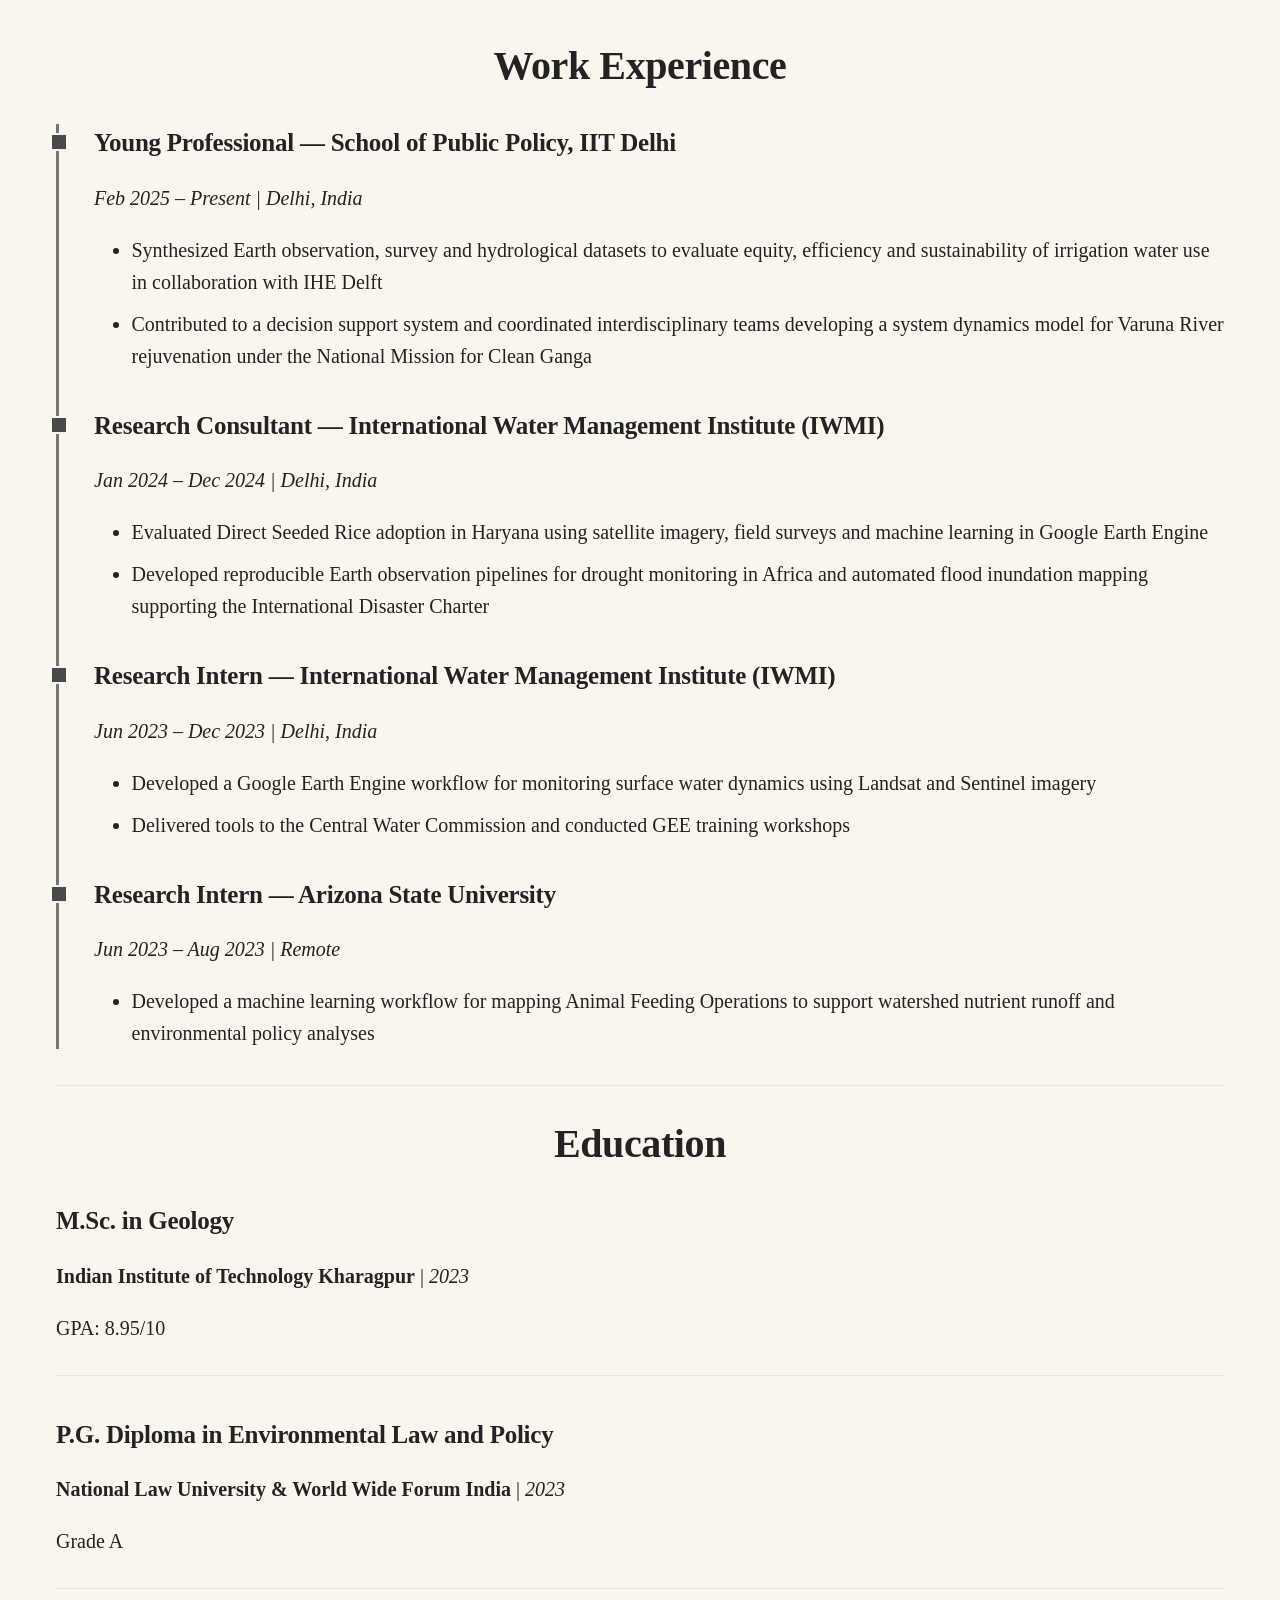
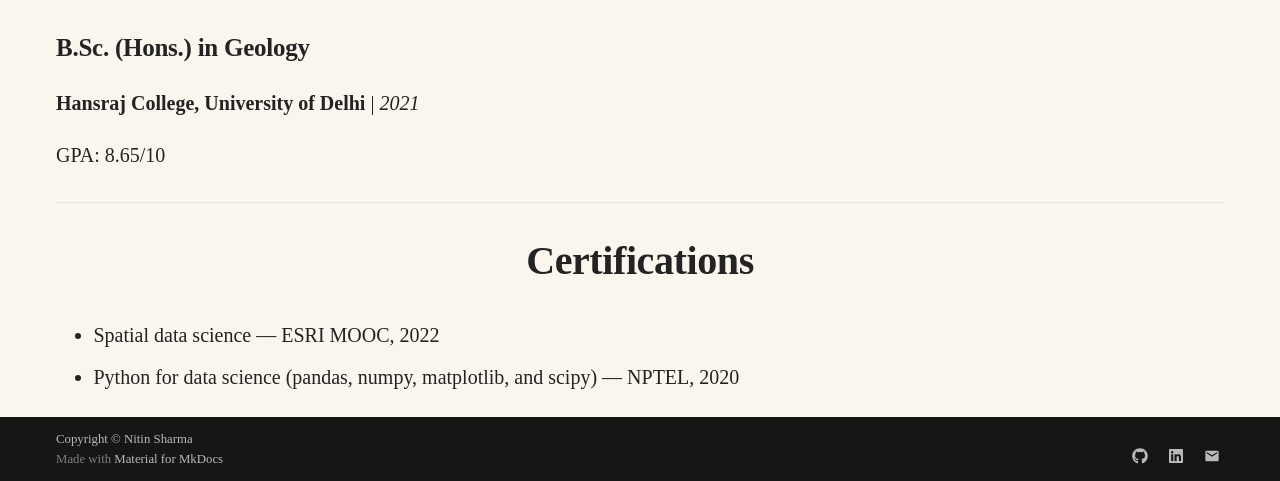
<file: experience/index.html>
<!doctype html>
<html lang="en" class="no-js">
  <head>
    
      <meta charset="utf-8">
      <meta name="viewport" content="width=device-width,initial-scale=1">
      
        <meta name="description" content="Portfolio of Nitin Sharma — GIS, Remote Sensing, and Spatial Data Science">
      
      
        <meta name="author" content="Nitin Sharma">
      
      
      
      
      
        
      
      
      <link rel="icon" href="../assets/images/favicon.png">
      <meta name="generator" content="mkdocs-1.6.1, mkdocs-material-9.7.6">
    
    
      
        <title>Experience - Nitin Sharma - Portfolio</title>
      
    
    
      <link rel="stylesheet" href="../assets/stylesheets/main.484c7ddc.min.css">
      
        
        <link rel="stylesheet" href="../assets/stylesheets/palette.ab4e12ef.min.css">
      
      


    
    
      
    
    
      
        
        
        <link rel="preconnect" href="https://fonts.gstatic.com" crossorigin>
        <link rel="stylesheet" href="https://fonts.googleapis.com/css?family=Roboto:300,300i,400,400i,700,700i%7CRoboto+Mono:400,400i,700,700i&display=fallback">
        <style>:root{--md-text-font:"Roboto";--md-code-font:"Roboto Mono"}</style>
      
    
    
      <link rel="stylesheet" href="../assets/css/extra.css">
    
    <script>__md_scope=new URL("..",location),__md_hash=e=>[...e].reduce(((e,_)=>(e<<5)-e+_.charCodeAt(0)),0),__md_get=(e,_=localStorage,t=__md_scope)=>JSON.parse(_.getItem(t.pathname+"."+e)),__md_set=(e,_,t=localStorage,a=__md_scope)=>{try{t.setItem(a.pathname+"."+e,JSON.stringify(_))}catch(e){}}</script>
    
      

    
    
  </head>
  
  
    
    
      
    
    
    
    
    <body dir="ltr" data-md-color-scheme="default" data-md-color-primary="grey" data-md-color-accent="grey">
  
    
    <input class="md-toggle" data-md-toggle="drawer" type="checkbox" id="__drawer" autocomplete="off">
    <input class="md-toggle" data-md-toggle="search" type="checkbox" id="__search" autocomplete="off">
    <label class="md-overlay" for="__drawer"></label>
    <div data-md-component="skip">
      
        
        <a href="#experience-education" class="md-skip">
          Skip to content
        </a>
      
    </div>
    <div data-md-component="announce">
      
    </div>
    
    
      

<header class="md-header" data-md-component="header">
  <nav class="md-header__inner md-grid" aria-label="Header">
    <a href=".." title="Nitin Sharma - Portfolio" class="md-header__button md-logo" aria-label="Nitin Sharma - Portfolio" data-md-component="logo">
      
  
  <svg xmlns="http://www.w3.org/2000/svg" viewBox="0 0 24 24"><path d="M17.9 17.39c-.26-.8-1.01-1.39-1.9-1.39h-1v-3a1 1 0 0 0-1-1H8v-2h2a1 1 0 0 0 1-1V7h2a2 2 0 0 0 2-2v-.41a7.984 7.984 0 0 1 2.9 12.8M11 19.93c-3.95-.49-7-3.85-7-7.93 0-.62.08-1.22.21-1.79L9 15v1a2 2 0 0 0 2 2m1-16A10 10 0 0 0 2 12a10 10 0 0 0 10 10 10 10 0 0 0 10-10A10 10 0 0 0 12 2"/></svg>

    </a>
    <label class="md-header__button md-icon" for="__drawer">
      
      <svg xmlns="http://www.w3.org/2000/svg" viewBox="0 0 24 24"><path d="M3 6h18v2H3zm0 5h18v2H3zm0 5h18v2H3z"/></svg>
    </label>
    <div class="md-header__title" data-md-component="header-title">
      <div class="md-header__ellipsis">
        <div class="md-header__topic">
          <span class="md-ellipsis">
            Nitin Sharma - Portfolio
          </span>
        </div>
        <div class="md-header__topic" data-md-component="header-topic">
          <span class="md-ellipsis">
            
              Experience
            
          </span>
        </div>
      </div>
    </div>
    
      
        <form class="md-header__option" data-md-component="palette">
  
    
    
    
    <input class="md-option" data-md-color-media="" data-md-color-scheme="default" data-md-color-primary="grey" data-md-color-accent="grey"  aria-label="Switch to dark mode"  type="radio" name="__palette" id="__palette_0">
    
      <label class="md-header__button md-icon" title="Switch to dark mode" for="__palette_1" hidden>
        <svg xmlns="http://www.w3.org/2000/svg" viewBox="0 0 24 24"><path d="M12 8a4 4 0 0 0-4 4 4 4 0 0 0 4 4 4 4 0 0 0 4-4 4 4 0 0 0-4-4m0 10a6 6 0 0 1-6-6 6 6 0 0 1 6-6 6 6 0 0 1 6 6 6 6 0 0 1-6 6m8-9.31V4h-4.69L12 .69 8.69 4H4v4.69L.69 12 4 15.31V20h4.69L12 23.31 15.31 20H20v-4.69L23.31 12z"/></svg>
      </label>
    
  
    
    
    
    <input class="md-option" data-md-color-media="" data-md-color-scheme="slate" data-md-color-primary="grey" data-md-color-accent="grey"  aria-label="Switch to light mode"  type="radio" name="__palette" id="__palette_1">
    
      <label class="md-header__button md-icon" title="Switch to light mode" for="__palette_0" hidden>
        <svg xmlns="http://www.w3.org/2000/svg" viewBox="0 0 24 24"><path d="M12 18c-.89 0-1.74-.2-2.5-.55C11.56 16.5 13 14.42 13 12s-1.44-4.5-3.5-5.45C10.26 6.2 11.11 6 12 6a6 6 0 0 1 6 6 6 6 0 0 1-6 6m8-9.31V4h-4.69L12 .69 8.69 4H4v4.69L.69 12 4 15.31V20h4.69L12 23.31 15.31 20H20v-4.69L23.31 12z"/></svg>
      </label>
    
  
</form>
      
    
    
      <script>var palette=__md_get("__palette");if(palette&&palette.color){if("(prefers-color-scheme)"===palette.color.media){var media=matchMedia("(prefers-color-scheme: light)"),input=document.querySelector(media.matches?"[data-md-color-media='(prefers-color-scheme: light)']":"[data-md-color-media='(prefers-color-scheme: dark)']");palette.color.media=input.getAttribute("data-md-color-media"),palette.color.scheme=input.getAttribute("data-md-color-scheme"),palette.color.primary=input.getAttribute("data-md-color-primary"),palette.color.accent=input.getAttribute("data-md-color-accent")}for(var[key,value]of Object.entries(palette.color))document.body.setAttribute("data-md-color-"+key,value)}</script>
    
    
    
      
      
        <label class="md-header__button md-icon" for="__search">
          
          <svg xmlns="http://www.w3.org/2000/svg" viewBox="0 0 24 24"><path d="M9.5 3A6.5 6.5 0 0 1 16 9.5c0 1.61-.59 3.09-1.56 4.23l.27.27h.79l5 5-1.5 1.5-5-5v-.79l-.27-.27A6.52 6.52 0 0 1 9.5 16 6.5 6.5 0 0 1 3 9.5 6.5 6.5 0 0 1 9.5 3m0 2C7 5 5 7 5 9.5S7 14 9.5 14 14 12 14 9.5 12 5 9.5 5"/></svg>
        </label>
        <div class="md-search" data-md-component="search" role="dialog">
  <label class="md-search__overlay" for="__search"></label>
  <div class="md-search__inner" role="search">
    <form class="md-search__form" name="search">
      <input type="text" class="md-search__input" name="query" aria-label="Search" placeholder="Search" autocapitalize="off" autocorrect="off" autocomplete="off" spellcheck="false" data-md-component="search-query" required>
      <label class="md-search__icon md-icon" for="__search">
        
        <svg xmlns="http://www.w3.org/2000/svg" viewBox="0 0 24 24"><path d="M9.5 3A6.5 6.5 0 0 1 16 9.5c0 1.61-.59 3.09-1.56 4.23l.27.27h.79l5 5-1.5 1.5-5-5v-.79l-.27-.27A6.52 6.52 0 0 1 9.5 16 6.5 6.5 0 0 1 3 9.5 6.5 6.5 0 0 1 9.5 3m0 2C7 5 5 7 5 9.5S7 14 9.5 14 14 12 14 9.5 12 5 9.5 5"/></svg>
        
        <svg xmlns="http://www.w3.org/2000/svg" viewBox="0 0 24 24"><path d="M20 11v2H8l5.5 5.5-1.42 1.42L4.16 12l7.92-7.92L13.5 5.5 8 11z"/></svg>
      </label>
      <nav class="md-search__options" aria-label="Search">
        
        <button type="reset" class="md-search__icon md-icon" title="Clear" aria-label="Clear" tabindex="-1">
          
          <svg xmlns="http://www.w3.org/2000/svg" viewBox="0 0 24 24"><path d="M19 6.41 17.59 5 12 10.59 6.41 5 5 6.41 10.59 12 5 17.59 6.41 19 12 13.41 17.59 19 19 17.59 13.41 12z"/></svg>
        </button>
      </nav>
      
    </form>
    <div class="md-search__output">
      <div class="md-search__scrollwrap" tabindex="0" data-md-scrollfix>
        <div class="md-search-result" data-md-component="search-result">
          <div class="md-search-result__meta">
            Initializing search
          </div>
          <ol class="md-search-result__list" role="presentation"></ol>
        </div>
      </div>
    </div>
  </div>
</div>
      
    
    
  </nav>
  
</header>
    
    <div class="md-container" data-md-component="container">
      
      
        
          
            
<nav class="md-tabs" aria-label="Tabs" data-md-component="tabs">
  <div class="md-grid">
    <ul class="md-tabs__list">
      
        
  
  
  
  
    <li class="md-tabs__item">
      <a href=".." class="md-tabs__link">
        
  
  
    
  
  Home

      </a>
    </li>
  

      
    </ul>
  </div>
</nav>
          
        
      
      <main class="md-main" data-md-component="main">
        <div class="md-main__inner md-grid">
          
            
              
                
              
              <div class="md-sidebar md-sidebar--primary" data-md-component="sidebar" data-md-type="navigation" hidden>
                <div class="md-sidebar__scrollwrap">
                  <div class="md-sidebar__inner">
                    


  


<nav class="md-nav md-nav--primary md-nav--lifted" aria-label="Navigation" data-md-level="0">
  <label class="md-nav__title" for="__drawer">
    <a href=".." title="Nitin Sharma - Portfolio" class="md-nav__button md-logo" aria-label="Nitin Sharma - Portfolio" data-md-component="logo">
      
  
  <svg xmlns="http://www.w3.org/2000/svg" viewBox="0 0 24 24"><path d="M17.9 17.39c-.26-.8-1.01-1.39-1.9-1.39h-1v-3a1 1 0 0 0-1-1H8v-2h2a1 1 0 0 0 1-1V7h2a2 2 0 0 0 2-2v-.41a7.984 7.984 0 0 1 2.9 12.8M11 19.93c-3.95-.49-7-3.85-7-7.93 0-.62.08-1.22.21-1.79L9 15v1a2 2 0 0 0 2 2m1-16A10 10 0 0 0 2 12a10 10 0 0 0 10 10 10 10 0 0 0 10-10A10 10 0 0 0 12 2"/></svg>

    </a>
    Nitin Sharma - Portfolio
  </label>
  
  <ul class="md-nav__list" data-md-scrollfix>
    
      
      
  
  
  
  
    <li class="md-nav__item">
      <a href=".." class="md-nav__link">
        
  
  
  <span class="md-ellipsis">
    
  
    Home
  

    
  </span>
  
  

      </a>
    </li>
  

    
  </ul>
</nav>
                  </div>
                </div>
              </div>
            
            
              
                
              
              <div class="md-sidebar md-sidebar--secondary" data-md-component="sidebar" data-md-type="toc" hidden>
                <div class="md-sidebar__scrollwrap">
                  <div class="md-sidebar__inner">
                    

<nav class="md-nav md-nav--secondary" aria-label="Table of contents">
  
  
  
    
  
  
    <label class="md-nav__title" for="__toc">
      <span class="md-nav__icon md-icon"></span>
      Table of contents
    </label>
    <ul class="md-nav__list" data-md-component="toc" data-md-scrollfix>
      
        <li class="md-nav__item">
  <a href="#work-experience" class="md-nav__link">
    <span class="md-ellipsis">
      
        Work Experience
      
    </span>
  </a>
  
    <nav class="md-nav" aria-label="Work Experience">
      <ul class="md-nav__list">
        
          <li class="md-nav__item">
  <a href="#young-professional-school-of-public-policy-iit-delhi" class="md-nav__link">
    <span class="md-ellipsis">
      
        Young Professional — School of Public Policy, IIT Delhi
      
    </span>
  </a>
  
</li>
        
          <li class="md-nav__item">
  <a href="#research-consultant-international-water-management-institute-iwmi" class="md-nav__link">
    <span class="md-ellipsis">
      
        Research Consultant — International Water Management Institute (IWMI)
      
    </span>
  </a>
  
</li>
        
          <li class="md-nav__item">
  <a href="#research-intern-international-water-management-institute-iwmi" class="md-nav__link">
    <span class="md-ellipsis">
      
        Research Intern — International Water Management Institute (IWMI)
      
    </span>
  </a>
  
</li>
        
          <li class="md-nav__item">
  <a href="#research-intern-arizona-state-university" class="md-nav__link">
    <span class="md-ellipsis">
      
        Research Intern — Arizona State University
      
    </span>
  </a>
  
</li>
        
      </ul>
    </nav>
  
</li>
      
        <li class="md-nav__item">
  <a href="#education" class="md-nav__link">
    <span class="md-ellipsis">
      
        Education
      
    </span>
  </a>
  
    <nav class="md-nav" aria-label="Education">
      <ul class="md-nav__list">
        
          <li class="md-nav__item">
  <a href="#msc-in-geology" class="md-nav__link">
    <span class="md-ellipsis">
      
        M.Sc. in Geology
      
    </span>
  </a>
  
</li>
        
          <li class="md-nav__item">
  <a href="#pg-diploma-in-environmental-law-and-policy" class="md-nav__link">
    <span class="md-ellipsis">
      
        P.G. Diploma in Environmental Law and Policy
      
    </span>
  </a>
  
</li>
        
          <li class="md-nav__item">
  <a href="#bsc-hons-in-geology" class="md-nav__link">
    <span class="md-ellipsis">
      
        B.Sc. (Hons.) in Geology
      
    </span>
  </a>
  
</li>
        
      </ul>
    </nav>
  
</li>
      
        <li class="md-nav__item">
  <a href="#certifications" class="md-nav__link">
    <span class="md-ellipsis">
      
        Certifications
      
    </span>
  </a>
  
</li>
      
    </ul>
  
</nav>
                  </div>
                </div>
              </div>
            
          
          
            <div class="md-content" data-md-component="content">
              
              <article class="md-content__inner md-typeset">
                
                  
  




<!--
CHECKLIST FOR THIS PAGE:
- [ ] Replace each [YOUR ...] placeholder with your actual information
- [ ] Add or remove job entries as needed (copy the format of an existing entry)
- [ ] Add or remove education entries
- [ ] Add or remove certifications
-->

<h1 id="experience-education">Experience &amp; Education</h1>
<h2 id="work-experience">Work Experience</h2>
<div class="timeline">
<div class="timeline-entry">
<h3 id="young-professional-school-of-public-policy-iit-delhi">Young Professional — School of Public Policy, IIT Delhi</h3>
<p><em>Feb 2025 – Present | Delhi, India</em></p>
<ul>
<li>Synthesized Earth observation, survey and hydrological datasets to evaluate equity, efficiency and sustainability of irrigation water use in collaboration with IHE Delft</li>
<li>Contributed to a decision support system and coordinated interdisciplinary teams developing a system dynamics model for Varuna River rejuvenation under the National Mission for Clean Ganga</li>
</ul>
</div>
<div class="timeline-entry">
<h3 id="research-consultant-international-water-management-institute-iwmi">Research Consultant — International Water Management Institute (IWMI)</h3>
<p><em>Jan 2024 – Dec 2024 | Delhi, India</em></p>
<ul>
<li>Evaluated Direct Seeded Rice adoption in Haryana using satellite imagery, field surveys and machine learning in Google Earth Engine</li>
<li>Developed reproducible Earth observation pipelines for drought monitoring in Africa and automated flood inundation mapping supporting the International Disaster Charter</li>
</ul>
</div>
<div class="timeline-entry">
<h3 id="research-intern-international-water-management-institute-iwmi">Research Intern — International Water Management Institute (IWMI)</h3>
<p><em>Jun 2023 – Dec 2023 | Delhi, India</em></p>
<ul>
<li>Developed a Google Earth Engine workflow for monitoring surface water dynamics using Landsat and Sentinel imagery</li>
<li>Delivered tools to the Central Water Commission and conducted GEE training workshops</li>
</ul>
</div>
<div class="timeline-entry">
<h3 id="research-intern-arizona-state-university">Research Intern — Arizona State University</h3>
<p><em>Jun 2023 – Aug 2023 | Remote</em></p>
<ul>
<li>Developed a machine learning workflow for mapping Animal Feeding Operations to support watershed nutrient runoff and environmental policy analyses</li>
</ul>
</div>
</div>
<hr />
<h2 id="education">Education</h2>
<h3 id="msc-in-geology">M.Sc. in Geology</h3>
<p><strong>Indian Institute of Technology Kharagpur</strong> | <em>2023</em></p>
<p>GPA: 8.95/10</p>
<hr />
<h3 id="pg-diploma-in-environmental-law-and-policy">P.G. Diploma in Environmental Law and Policy</h3>
<p><strong>National Law University &amp; World Wide Forum India</strong> | <em>2023</em></p>
<p>Grade A</p>
<hr />
<h3 id="bsc-hons-in-geology">B.Sc. (Hons.) in Geology</h3>
<p><strong>Hansraj College, University of Delhi</strong> | <em>2021</em></p>
<p>GPA: 8.65/10</p>
<hr />
<h2 id="certifications">Certifications</h2>
<ul>
<li>Spatial data science — ESRI MOOC, 2022</li>
<li>Python for data science (pandas, numpy, matplotlib, and scipy) — NPTEL, 2020</li>
</ul>







  
  




  



                
              </article>
            </div>
          
          
<script>var target=document.getElementById(location.hash.slice(1));target&&target.name&&(target.checked=target.name.startsWith("__tabbed_"))</script>
        </div>
        
          <button type="button" class="md-top md-icon" data-md-component="top" hidden>
  
  <svg xmlns="http://www.w3.org/2000/svg" viewBox="0 0 24 24"><path d="M13 20h-2V8l-5.5 5.5-1.42-1.42L12 4.16l7.92 7.92-1.42 1.42L13 8z"/></svg>
  Back to top
</button>
        
      </main>
      
        <footer class="md-footer">
  
  <div class="md-footer-meta md-typeset">
    <div class="md-footer-meta__inner md-grid">
      <div class="md-copyright">
  
    <div class="md-copyright__highlight">
      Copyright &copy; Nitin Sharma
    </div>
  
  
    Made with
    <a href="https://squidfunk.github.io/mkdocs-material/" target="_blank" rel="noopener">
      Material for MkDocs
    </a>
  
</div>
      
        
<div class="md-social">
  
    
    
    
    
      
      
    
    <a href="https://github.com/nitin18geo" target="_blank" rel="noopener" title="github.com" class="md-social__link">
      <svg xmlns="http://www.w3.org/2000/svg" viewBox="0 0 512 512"><!--! Font Awesome Free 7.1.0 by @fontawesome - https://fontawesome.com License - https://fontawesome.com/license/free (Icons: CC BY 4.0, Fonts: SIL OFL 1.1, Code: MIT License) Copyright 2025 Fonticons, Inc.--><path d="M173.9 397.4c0 2-2.3 3.6-5.2 3.6-3.3.3-5.6-1.3-5.6-3.6 0-2 2.3-3.6 5.2-3.6 3-.3 5.6 1.3 5.6 3.6m-31.1-4.5c-.7 2 1.3 4.3 4.3 4.9 2.6 1 5.6 0 6.2-2s-1.3-4.3-4.3-5.2c-2.6-.7-5.5.3-6.2 2.3m44.2-1.7c-2.9.7-4.9 2.6-4.6 4.9.3 2 2.9 3.3 5.9 2.6 2.9-.7 4.9-2.6 4.6-4.6-.3-1.9-3-3.2-5.9-2.9M252.8 8C114.1 8 8 113.3 8 252c0 110.9 69.8 205.8 169.5 239.2 12.8 2.3 17.3-5.6 17.3-12.1 0-6.2-.3-40.4-.3-61.4 0 0-70 15-84.7-29.8 0 0-11.4-29.1-27.8-36.6 0 0-22.9-15.7 1.6-15.4 0 0 24.9 2 38.6 25.8 21.9 38.6 58.6 27.5 72.9 20.9 2.3-16 8.8-27.1 16-33.7-55.9-6.2-112.3-14.3-112.3-110.5 0-27.5 7.6-41.3 23.6-58.9-2.6-6.5-11.1-33.3 2.6-67.9 20.9-6.5 69 27 69 27 20-5.6 41.5-8.5 62.8-8.5s42.8 2.9 62.8 8.5c0 0 48.1-33.6 69-27 13.7 34.7 5.2 61.4 2.6 67.9 16 17.7 25.8 31.5 25.8 58.9 0 96.5-58.9 104.2-114.8 110.5 9.2 7.9 17 22.9 17 46.4 0 33.7-.3 75.4-.3 83.6 0 6.5 4.6 14.4 17.3 12.1C436.2 457.8 504 362.9 504 252 504 113.3 391.5 8 252.8 8M105.2 352.9c-1.3 1-1 3.3.7 5.2 1.6 1.6 3.9 2.3 5.2 1 1.3-1 1-3.3-.7-5.2-1.6-1.6-3.9-2.3-5.2-1m-10.8-8.1c-.7 1.3.3 2.9 2.3 3.9 1.6 1 3.6.7 4.3-.7.7-1.3-.3-2.9-2.3-3.9-2-.6-3.6-.3-4.3.7m32.4 35.6c-1.6 1.3-1 4.3 1.3 6.2 2.3 2.3 5.2 2.6 6.5 1 1.3-1.3.7-4.3-1.3-6.2-2.2-2.3-5.2-2.6-6.5-1m-11.4-14.7c-1.6 1-1.6 3.6 0 5.9s4.3 3.3 5.6 2.3c1.6-1.3 1.6-3.9 0-6.2-1.4-2.3-4-3.3-5.6-2"/></svg>
    </a>
  
    
    
    
    
      
      
    
    <a href="https://linkedin.com/in/nitingeology" target="_blank" rel="noopener" title="linkedin.com" class="md-social__link">
      <svg xmlns="http://www.w3.org/2000/svg" viewBox="0 0 448 512"><!--! Font Awesome Free 7.1.0 by @fontawesome - https://fontawesome.com License - https://fontawesome.com/license/free (Icons: CC BY 4.0, Fonts: SIL OFL 1.1, Code: MIT License) Copyright 2025 Fonticons, Inc.--><path d="M416 32H31.9C14.3 32 0 46.5 0 64.3v383.4C0 465.5 14.3 480 31.9 480H416c17.6 0 32-14.5 32-32.3V64.3c0-17.8-14.4-32.3-32-32.3M135.4 416H69V202.2h66.5V416zM102.2 96a38.5 38.5 0 1 1 0 77 38.5 38.5 0 1 1 0-77m282.1 320h-66.4V312c0-24.8-.5-56.7-34.5-56.7-34.6 0-39.9 27-39.9 54.9V416h-66.4V202.2h63.7v29.2h.9c8.9-16.8 30.6-34.5 62.9-34.5 67.2 0 79.7 44.3 79.7 101.9z"/></svg>
    </a>
  
    
    
    
    
    <a href="mailto:nitin18geo@gmail.com" target="_blank" rel="noopener" title="" class="md-social__link">
      <svg xmlns="http://www.w3.org/2000/svg" viewBox="0 0 24 24"><path d="m20 8-8 5-8-5V6l8 5 8-5m0-2H4c-1.11 0-2 .89-2 2v12a2 2 0 0 0 2 2h16a2 2 0 0 0 2-2V6a2 2 0 0 0-2-2"/></svg>
    </a>
  
</div>
      
    </div>
  </div>
</footer>
      
    </div>
    <div class="md-dialog" data-md-component="dialog">
      <div class="md-dialog__inner md-typeset"></div>
    </div>
    
    
    
      
      
      <script id="__config" type="application/json">{"annotate": null, "base": "..", "features": ["navigation.tabs", "navigation.top", "content.code.copy"], "search": "../assets/javascripts/workers/search.2c215733.min.js", "tags": null, "translations": {"clipboard.copied": "Copied to clipboard", "clipboard.copy": "Copy to clipboard", "search.result.more.one": "1 more on this page", "search.result.more.other": "# more on this page", "search.result.none": "No matching documents", "search.result.one": "1 matching document", "search.result.other": "# matching documents", "search.result.placeholder": "Type to start searching", "search.result.term.missing": "Missing", "select.version": "Select version"}, "version": null}</script>
    
    
      <script src="../assets/javascripts/bundle.79ae519e.min.js"></script>
      
    
  </body>
</html>
</file>
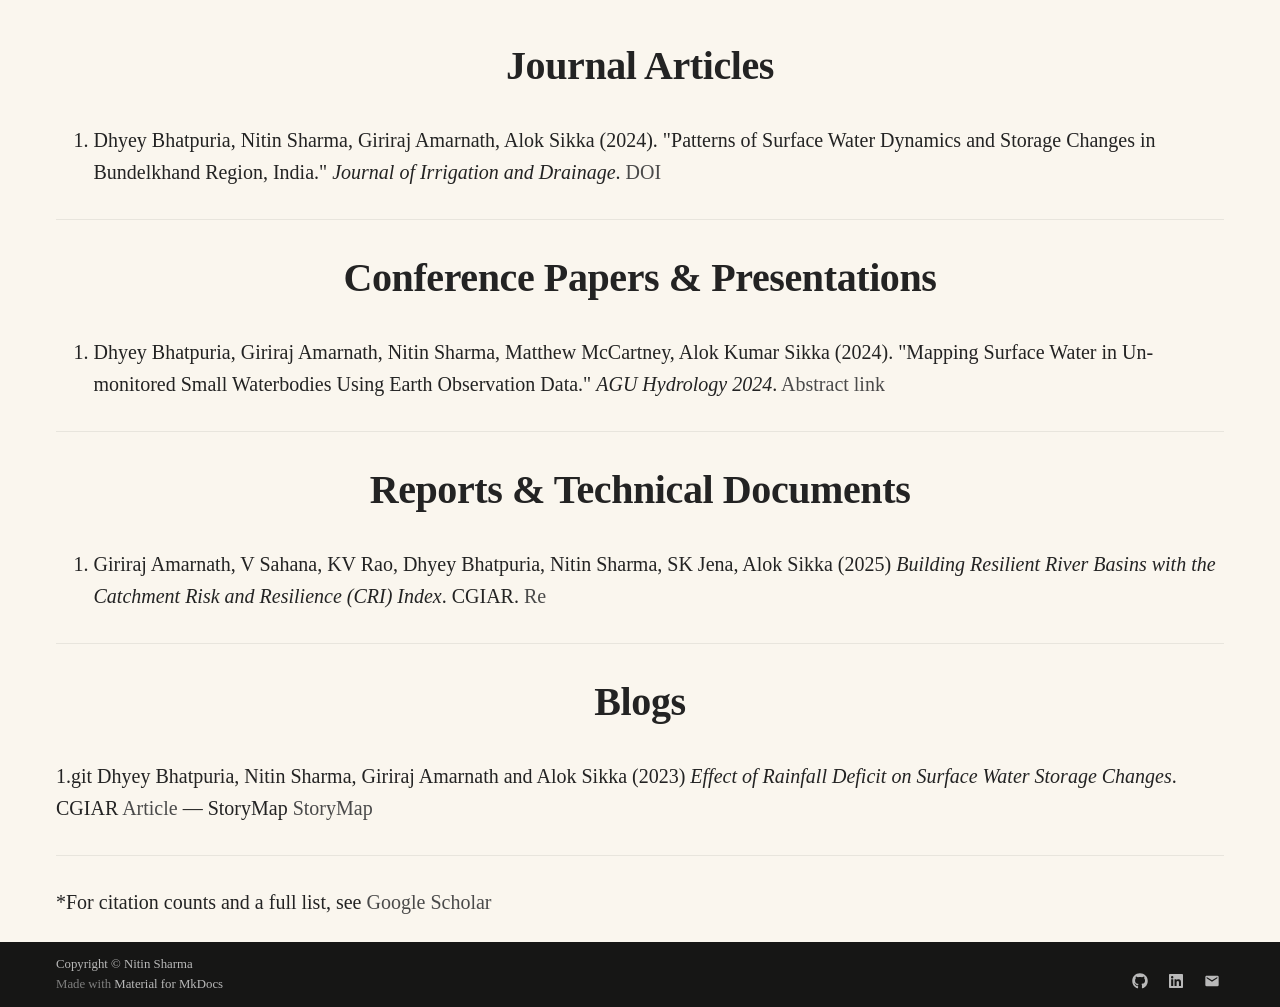
<file: publications/index.html>
<!doctype html>
<html lang="en" class="no-js">
  <head>
    
      <meta charset="utf-8">
      <meta name="viewport" content="width=device-width,initial-scale=1">
      
        <meta name="description" content="Portfolio of Nitin Sharma — GIS, Remote Sensing, and Spatial Data Science">
      
      
        <meta name="author" content="Nitin Sharma">
      
      
      
      
      
        
      
      
      <link rel="icon" href="../assets/images/favicon.png">
      <meta name="generator" content="mkdocs-1.6.1, mkdocs-material-9.7.6">
    
    
      
        <title>Publications - Nitin Sharma - Portfolio</title>
      
    
    
      <link rel="stylesheet" href="../assets/stylesheets/main.484c7ddc.min.css">
      
        
        <link rel="stylesheet" href="../assets/stylesheets/palette.ab4e12ef.min.css">
      
      


    
    
      
    
    
      
        
        
        <link rel="preconnect" href="https://fonts.gstatic.com" crossorigin>
        <link rel="stylesheet" href="https://fonts.googleapis.com/css?family=Roboto:300,300i,400,400i,700,700i%7CRoboto+Mono:400,400i,700,700i&display=fallback">
        <style>:root{--md-text-font:"Roboto";--md-code-font:"Roboto Mono"}</style>
      
    
    
      <link rel="stylesheet" href="../assets/css/extra.css">
    
    <script>__md_scope=new URL("..",location),__md_hash=e=>[...e].reduce(((e,_)=>(e<<5)-e+_.charCodeAt(0)),0),__md_get=(e,_=localStorage,t=__md_scope)=>JSON.parse(_.getItem(t.pathname+"."+e)),__md_set=(e,_,t=localStorage,a=__md_scope)=>{try{t.setItem(a.pathname+"."+e,JSON.stringify(_))}catch(e){}}</script>
    
      

    
    
  </head>
  
  
    
    
      
    
    
    
    
    <body dir="ltr" data-md-color-scheme="default" data-md-color-primary="grey" data-md-color-accent="grey">
  
    
    <input class="md-toggle" data-md-toggle="drawer" type="checkbox" id="__drawer" autocomplete="off">
    <input class="md-toggle" data-md-toggle="search" type="checkbox" id="__search" autocomplete="off">
    <label class="md-overlay" for="__drawer"></label>
    <div data-md-component="skip">
      
        
        <a href="#publications" class="md-skip">
          Skip to content
        </a>
      
    </div>
    <div data-md-component="announce">
      
    </div>
    
    
      

<header class="md-header" data-md-component="header">
  <nav class="md-header__inner md-grid" aria-label="Header">
    <a href=".." title="Nitin Sharma - Portfolio" class="md-header__button md-logo" aria-label="Nitin Sharma - Portfolio" data-md-component="logo">
      
  
  <svg xmlns="http://www.w3.org/2000/svg" viewBox="0 0 24 24"><path d="M17.9 17.39c-.26-.8-1.01-1.39-1.9-1.39h-1v-3a1 1 0 0 0-1-1H8v-2h2a1 1 0 0 0 1-1V7h2a2 2 0 0 0 2-2v-.41a7.984 7.984 0 0 1 2.9 12.8M11 19.93c-3.95-.49-7-3.85-7-7.93 0-.62.08-1.22.21-1.79L9 15v1a2 2 0 0 0 2 2m1-16A10 10 0 0 0 2 12a10 10 0 0 0 10 10 10 10 0 0 0 10-10A10 10 0 0 0 12 2"/></svg>

    </a>
    <label class="md-header__button md-icon" for="__drawer">
      
      <svg xmlns="http://www.w3.org/2000/svg" viewBox="0 0 24 24"><path d="M3 6h18v2H3zm0 5h18v2H3zm0 5h18v2H3z"/></svg>
    </label>
    <div class="md-header__title" data-md-component="header-title">
      <div class="md-header__ellipsis">
        <div class="md-header__topic">
          <span class="md-ellipsis">
            Nitin Sharma - Portfolio
          </span>
        </div>
        <div class="md-header__topic" data-md-component="header-topic">
          <span class="md-ellipsis">
            
              Publications
            
          </span>
        </div>
      </div>
    </div>
    
      
        <form class="md-header__option" data-md-component="palette">
  
    
    
    
    <input class="md-option" data-md-color-media="" data-md-color-scheme="default" data-md-color-primary="grey" data-md-color-accent="grey"  aria-label="Switch to dark mode"  type="radio" name="__palette" id="__palette_0">
    
      <label class="md-header__button md-icon" title="Switch to dark mode" for="__palette_1" hidden>
        <svg xmlns="http://www.w3.org/2000/svg" viewBox="0 0 24 24"><path d="M12 8a4 4 0 0 0-4 4 4 4 0 0 0 4 4 4 4 0 0 0 4-4 4 4 0 0 0-4-4m0 10a6 6 0 0 1-6-6 6 6 0 0 1 6-6 6 6 0 0 1 6 6 6 6 0 0 1-6 6m8-9.31V4h-4.69L12 .69 8.69 4H4v4.69L.69 12 4 15.31V20h4.69L12 23.31 15.31 20H20v-4.69L23.31 12z"/></svg>
      </label>
    
  
    
    
    
    <input class="md-option" data-md-color-media="" data-md-color-scheme="slate" data-md-color-primary="grey" data-md-color-accent="grey"  aria-label="Switch to light mode"  type="radio" name="__palette" id="__palette_1">
    
      <label class="md-header__button md-icon" title="Switch to light mode" for="__palette_0" hidden>
        <svg xmlns="http://www.w3.org/2000/svg" viewBox="0 0 24 24"><path d="M12 18c-.89 0-1.74-.2-2.5-.55C11.56 16.5 13 14.42 13 12s-1.44-4.5-3.5-5.45C10.26 6.2 11.11 6 12 6a6 6 0 0 1 6 6 6 6 0 0 1-6 6m8-9.31V4h-4.69L12 .69 8.69 4H4v4.69L.69 12 4 15.31V20h4.69L12 23.31 15.31 20H20v-4.69L23.31 12z"/></svg>
      </label>
    
  
</form>
      
    
    
      <script>var palette=__md_get("__palette");if(palette&&palette.color){if("(prefers-color-scheme)"===palette.color.media){var media=matchMedia("(prefers-color-scheme: light)"),input=document.querySelector(media.matches?"[data-md-color-media='(prefers-color-scheme: light)']":"[data-md-color-media='(prefers-color-scheme: dark)']");palette.color.media=input.getAttribute("data-md-color-media"),palette.color.scheme=input.getAttribute("data-md-color-scheme"),palette.color.primary=input.getAttribute("data-md-color-primary"),palette.color.accent=input.getAttribute("data-md-color-accent")}for(var[key,value]of Object.entries(palette.color))document.body.setAttribute("data-md-color-"+key,value)}</script>
    
    
    
      
      
        <label class="md-header__button md-icon" for="__search">
          
          <svg xmlns="http://www.w3.org/2000/svg" viewBox="0 0 24 24"><path d="M9.5 3A6.5 6.5 0 0 1 16 9.5c0 1.61-.59 3.09-1.56 4.23l.27.27h.79l5 5-1.5 1.5-5-5v-.79l-.27-.27A6.52 6.52 0 0 1 9.5 16 6.5 6.5 0 0 1 3 9.5 6.5 6.5 0 0 1 9.5 3m0 2C7 5 5 7 5 9.5S7 14 9.5 14 14 12 14 9.5 12 5 9.5 5"/></svg>
        </label>
        <div class="md-search" data-md-component="search" role="dialog">
  <label class="md-search__overlay" for="__search"></label>
  <div class="md-search__inner" role="search">
    <form class="md-search__form" name="search">
      <input type="text" class="md-search__input" name="query" aria-label="Search" placeholder="Search" autocapitalize="off" autocorrect="off" autocomplete="off" spellcheck="false" data-md-component="search-query" required>
      <label class="md-search__icon md-icon" for="__search">
        
        <svg xmlns="http://www.w3.org/2000/svg" viewBox="0 0 24 24"><path d="M9.5 3A6.5 6.5 0 0 1 16 9.5c0 1.61-.59 3.09-1.56 4.23l.27.27h.79l5 5-1.5 1.5-5-5v-.79l-.27-.27A6.52 6.52 0 0 1 9.5 16 6.5 6.5 0 0 1 3 9.5 6.5 6.5 0 0 1 9.5 3m0 2C7 5 5 7 5 9.5S7 14 9.5 14 14 12 14 9.5 12 5 9.5 5"/></svg>
        
        <svg xmlns="http://www.w3.org/2000/svg" viewBox="0 0 24 24"><path d="M20 11v2H8l5.5 5.5-1.42 1.42L4.16 12l7.92-7.92L13.5 5.5 8 11z"/></svg>
      </label>
      <nav class="md-search__options" aria-label="Search">
        
        <button type="reset" class="md-search__icon md-icon" title="Clear" aria-label="Clear" tabindex="-1">
          
          <svg xmlns="http://www.w3.org/2000/svg" viewBox="0 0 24 24"><path d="M19 6.41 17.59 5 12 10.59 6.41 5 5 6.41 10.59 12 5 17.59 6.41 19 12 13.41 17.59 19 19 17.59 13.41 12z"/></svg>
        </button>
      </nav>
      
    </form>
    <div class="md-search__output">
      <div class="md-search__scrollwrap" tabindex="0" data-md-scrollfix>
        <div class="md-search-result" data-md-component="search-result">
          <div class="md-search-result__meta">
            Initializing search
          </div>
          <ol class="md-search-result__list" role="presentation"></ol>
        </div>
      </div>
    </div>
  </div>
</div>
      
    
    
  </nav>
  
</header>
    
    <div class="md-container" data-md-component="container">
      
      
        
          
            
<nav class="md-tabs" aria-label="Tabs" data-md-component="tabs">
  <div class="md-grid">
    <ul class="md-tabs__list">
      
        
  
  
  
  
    <li class="md-tabs__item">
      <a href=".." class="md-tabs__link">
        
  
  
    
  
  Home

      </a>
    </li>
  

      
    </ul>
  </div>
</nav>
          
        
      
      <main class="md-main" data-md-component="main">
        <div class="md-main__inner md-grid">
          
            
              
                
              
              <div class="md-sidebar md-sidebar--primary" data-md-component="sidebar" data-md-type="navigation" hidden>
                <div class="md-sidebar__scrollwrap">
                  <div class="md-sidebar__inner">
                    


  


<nav class="md-nav md-nav--primary md-nav--lifted" aria-label="Navigation" data-md-level="0">
  <label class="md-nav__title" for="__drawer">
    <a href=".." title="Nitin Sharma - Portfolio" class="md-nav__button md-logo" aria-label="Nitin Sharma - Portfolio" data-md-component="logo">
      
  
  <svg xmlns="http://www.w3.org/2000/svg" viewBox="0 0 24 24"><path d="M17.9 17.39c-.26-.8-1.01-1.39-1.9-1.39h-1v-3a1 1 0 0 0-1-1H8v-2h2a1 1 0 0 0 1-1V7h2a2 2 0 0 0 2-2v-.41a7.984 7.984 0 0 1 2.9 12.8M11 19.93c-3.95-.49-7-3.85-7-7.93 0-.62.08-1.22.21-1.79L9 15v1a2 2 0 0 0 2 2m1-16A10 10 0 0 0 2 12a10 10 0 0 0 10 10 10 10 0 0 0 10-10A10 10 0 0 0 12 2"/></svg>

    </a>
    Nitin Sharma - Portfolio
  </label>
  
  <ul class="md-nav__list" data-md-scrollfix>
    
      
      
  
  
  
  
    <li class="md-nav__item">
      <a href=".." class="md-nav__link">
        
  
  
  <span class="md-ellipsis">
    
  
    Home
  

    
  </span>
  
  

      </a>
    </li>
  

    
  </ul>
</nav>
                  </div>
                </div>
              </div>
            
            
              
                
              
              <div class="md-sidebar md-sidebar--secondary" data-md-component="sidebar" data-md-type="toc" hidden>
                <div class="md-sidebar__scrollwrap">
                  <div class="md-sidebar__inner">
                    

<nav class="md-nav md-nav--secondary" aria-label="Table of contents">
  
  
  
    
  
  
    <label class="md-nav__title" for="__toc">
      <span class="md-nav__icon md-icon"></span>
      Table of contents
    </label>
    <ul class="md-nav__list" data-md-component="toc" data-md-scrollfix>
      
        <li class="md-nav__item">
  <a href="#journal-articles" class="md-nav__link">
    <span class="md-ellipsis">
      
        Journal Articles
      
    </span>
  </a>
  
</li>
      
        <li class="md-nav__item">
  <a href="#conference-papers-presentations" class="md-nav__link">
    <span class="md-ellipsis">
      
        Conference Papers &amp; Presentations
      
    </span>
  </a>
  
</li>
      
        <li class="md-nav__item">
  <a href="#reports-technical-documents" class="md-nav__link">
    <span class="md-ellipsis">
      
        Reports &amp; Technical Documents
      
    </span>
  </a>
  
</li>
      
        <li class="md-nav__item">
  <a href="#blogs" class="md-nav__link">
    <span class="md-ellipsis">
      
        Blogs
      
    </span>
  </a>
  
</li>
      
    </ul>
  
</nav>
                  </div>
                </div>
              </div>
            
          
          
            <div class="md-content" data-md-component="content">
              
              <article class="md-content__inner md-typeset">
                
                  
  




<!--
CHECKLIST FOR THIS PAGE:
- [ ] Replace each [YOUR ...] placeholder with your actual information
- [ ] Add or remove entries in each section as needed
- [ ] Remove sections that are not applicable (e.g., Theses, Conference Presentations)
- [ ] Add DOI or URL links where available
-->

<h1 id="publications">Publications</h1>
<h2 id="journal-articles">Journal Articles</h2>
<ol>
<li>Dhyey Bhatpuria, Nitin Sharma, Giriraj Amarnath, Alok Sikka (2024). "Patterns of Surface Water Dynamics and Storage Changes in Bundelkhand Region, India." <em>Journal of Irrigation and Drainage</em>. <a href="https://doi.org/10.1002/ird.3055">DOI</a></li>
</ol>
<hr />
<h2 id="conference-papers-presentations">Conference Papers &amp; Presentations</h2>
<ol>
<li>Dhyey Bhatpuria, Giriraj Amarnath, Nitin Sharma, Matthew McCartney, Alok Kumar Sikka (2024). "Mapping Surface Water in Un-monitored Small Waterbodies Using Earth Observation Data." <em>AGU Hydrology 2024</em>. <a href="https://ui.adsabs.harvard.edu/abs/2024wsc..conf21192B/abstract">Abstract link</a></li>
</ol>
<hr />
<h2 id="reports-technical-documents">Reports &amp; Technical Documents</h2>
<ol>
<li>Giriraj Amarnath, V Sahana, KV Rao, Dhyey Bhatpuria, Nitin Sharma, SK Jena, Alok Sikka (2025) <em>Building Resilient River Basins with the Catchment Risk and Resilience (CRI) Index</em>. CGIAR. <a href="https://hdl.handle.net/10568/181187">Re</a></li>
</ol>
<hr />
<h2 id="blogs">Blogs</h2>
<p>1.git Dhyey Bhatpuria, Nitin Sharma, Giriraj Amarnath and Alok Sikka (2023) <em>Effect of Rainfall Deficit on Surface Water Storage Changes</em>. CGIAR <a href="https://www.cgiar.org/news-events/news/effect-of-rainfall-deficit-on-surface-water-storage-changes#:~:text=Satellite%2Dbased%20precipitation%20data%20indicate,the%20severity%20of%20the%20situation.">Article</a> — StoryMap <a href="https://storymaps.arcgis.com/stories/4673926985b74fd58dc70b1794a3fe1a">StoryMap</a> </p>
<hr />
<p>*For citation counts and a full list, see <a href="https://scholar.google.com/citations?hl=en&amp;user=C50i0J0AAAAJ&amp;scilu=&amp;scisig=AKLELW8AAAAAalDaoWYqpZu6I4AzrDk0XU6YZL4">Google Scholar</a></p>







  
  




  



                
              </article>
            </div>
          
          
<script>var target=document.getElementById(location.hash.slice(1));target&&target.name&&(target.checked=target.name.startsWith("__tabbed_"))</script>
        </div>
        
          <button type="button" class="md-top md-icon" data-md-component="top" hidden>
  
  <svg xmlns="http://www.w3.org/2000/svg" viewBox="0 0 24 24"><path d="M13 20h-2V8l-5.5 5.5-1.42-1.42L12 4.16l7.92 7.92-1.42 1.42L13 8z"/></svg>
  Back to top
</button>
        
      </main>
      
        <footer class="md-footer">
  
  <div class="md-footer-meta md-typeset">
    <div class="md-footer-meta__inner md-grid">
      <div class="md-copyright">
  
    <div class="md-copyright__highlight">
      Copyright &copy; Nitin Sharma
    </div>
  
  
    Made with
    <a href="https://squidfunk.github.io/mkdocs-material/" target="_blank" rel="noopener">
      Material for MkDocs
    </a>
  
</div>
      
        
<div class="md-social">
  
    
    
    
    
      
      
    
    <a href="https://github.com/nitin18geo" target="_blank" rel="noopener" title="github.com" class="md-social__link">
      <svg xmlns="http://www.w3.org/2000/svg" viewBox="0 0 512 512"><!--! Font Awesome Free 7.1.0 by @fontawesome - https://fontawesome.com License - https://fontawesome.com/license/free (Icons: CC BY 4.0, Fonts: SIL OFL 1.1, Code: MIT License) Copyright 2025 Fonticons, Inc.--><path d="M173.9 397.4c0 2-2.3 3.6-5.2 3.6-3.3.3-5.6-1.3-5.6-3.6 0-2 2.3-3.6 5.2-3.6 3-.3 5.6 1.3 5.6 3.6m-31.1-4.5c-.7 2 1.3 4.3 4.3 4.9 2.6 1 5.6 0 6.2-2s-1.3-4.3-4.3-5.2c-2.6-.7-5.5.3-6.2 2.3m44.2-1.7c-2.9.7-4.9 2.6-4.6 4.9.3 2 2.9 3.3 5.9 2.6 2.9-.7 4.9-2.6 4.6-4.6-.3-1.9-3-3.2-5.9-2.9M252.8 8C114.1 8 8 113.3 8 252c0 110.9 69.8 205.8 169.5 239.2 12.8 2.3 17.3-5.6 17.3-12.1 0-6.2-.3-40.4-.3-61.4 0 0-70 15-84.7-29.8 0 0-11.4-29.1-27.8-36.6 0 0-22.9-15.7 1.6-15.4 0 0 24.9 2 38.6 25.8 21.9 38.6 58.6 27.5 72.9 20.9 2.3-16 8.8-27.1 16-33.7-55.9-6.2-112.3-14.3-112.3-110.5 0-27.5 7.6-41.3 23.6-58.9-2.6-6.5-11.1-33.3 2.6-67.9 20.9-6.5 69 27 69 27 20-5.6 41.5-8.5 62.8-8.5s42.8 2.9 62.8 8.5c0 0 48.1-33.6 69-27 13.7 34.7 5.2 61.4 2.6 67.9 16 17.7 25.8 31.5 25.8 58.9 0 96.5-58.9 104.2-114.8 110.5 9.2 7.9 17 22.9 17 46.4 0 33.7-.3 75.4-.3 83.6 0 6.5 4.6 14.4 17.3 12.1C436.2 457.8 504 362.9 504 252 504 113.3 391.5 8 252.8 8M105.2 352.9c-1.3 1-1 3.3.7 5.2 1.6 1.6 3.9 2.3 5.2 1 1.3-1 1-3.3-.7-5.2-1.6-1.6-3.9-2.3-5.2-1m-10.8-8.1c-.7 1.3.3 2.9 2.3 3.9 1.6 1 3.6.7 4.3-.7.7-1.3-.3-2.9-2.3-3.9-2-.6-3.6-.3-4.3.7m32.4 35.6c-1.6 1.3-1 4.3 1.3 6.2 2.3 2.3 5.2 2.6 6.5 1 1.3-1.3.7-4.3-1.3-6.2-2.2-2.3-5.2-2.6-6.5-1m-11.4-14.7c-1.6 1-1.6 3.6 0 5.9s4.3 3.3 5.6 2.3c1.6-1.3 1.6-3.9 0-6.2-1.4-2.3-4-3.3-5.6-2"/></svg>
    </a>
  
    
    
    
    
      
      
    
    <a href="https://linkedin.com/in/nitingeology" target="_blank" rel="noopener" title="linkedin.com" class="md-social__link">
      <svg xmlns="http://www.w3.org/2000/svg" viewBox="0 0 448 512"><!--! Font Awesome Free 7.1.0 by @fontawesome - https://fontawesome.com License - https://fontawesome.com/license/free (Icons: CC BY 4.0, Fonts: SIL OFL 1.1, Code: MIT License) Copyright 2025 Fonticons, Inc.--><path d="M416 32H31.9C14.3 32 0 46.5 0 64.3v383.4C0 465.5 14.3 480 31.9 480H416c17.6 0 32-14.5 32-32.3V64.3c0-17.8-14.4-32.3-32-32.3M135.4 416H69V202.2h66.5V416zM102.2 96a38.5 38.5 0 1 1 0 77 38.5 38.5 0 1 1 0-77m282.1 320h-66.4V312c0-24.8-.5-56.7-34.5-56.7-34.6 0-39.9 27-39.9 54.9V416h-66.4V202.2h63.7v29.2h.9c8.9-16.8 30.6-34.5 62.9-34.5 67.2 0 79.7 44.3 79.7 101.9z"/></svg>
    </a>
  
    
    
    
    
    <a href="mailto:nitin18geo@gmail.com" target="_blank" rel="noopener" title="" class="md-social__link">
      <svg xmlns="http://www.w3.org/2000/svg" viewBox="0 0 24 24"><path d="m20 8-8 5-8-5V6l8 5 8-5m0-2H4c-1.11 0-2 .89-2 2v12a2 2 0 0 0 2 2h16a2 2 0 0 0 2-2V6a2 2 0 0 0-2-2"/></svg>
    </a>
  
</div>
      
    </div>
  </div>
</footer>
      
    </div>
    <div class="md-dialog" data-md-component="dialog">
      <div class="md-dialog__inner md-typeset"></div>
    </div>
    
    
    
      
      
      <script id="__config" type="application/json">{"annotate": null, "base": "..", "features": ["navigation.tabs", "navigation.top", "content.code.copy"], "search": "../assets/javascripts/workers/search.2c215733.min.js", "tags": null, "translations": {"clipboard.copied": "Copied to clipboard", "clipboard.copy": "Copy to clipboard", "search.result.more.one": "1 more on this page", "search.result.more.other": "# more on this page", "search.result.none": "No matching documents", "search.result.one": "1 matching document", "search.result.other": "# matching documents", "search.result.placeholder": "Type to start searching", "search.result.term.missing": "Missing", "select.version": "Select version"}, "version": null}</script>
    
    
      <script src="../assets/javascripts/bundle.79ae519e.min.js"></script>
      
    
  </body>
</html>
</file>
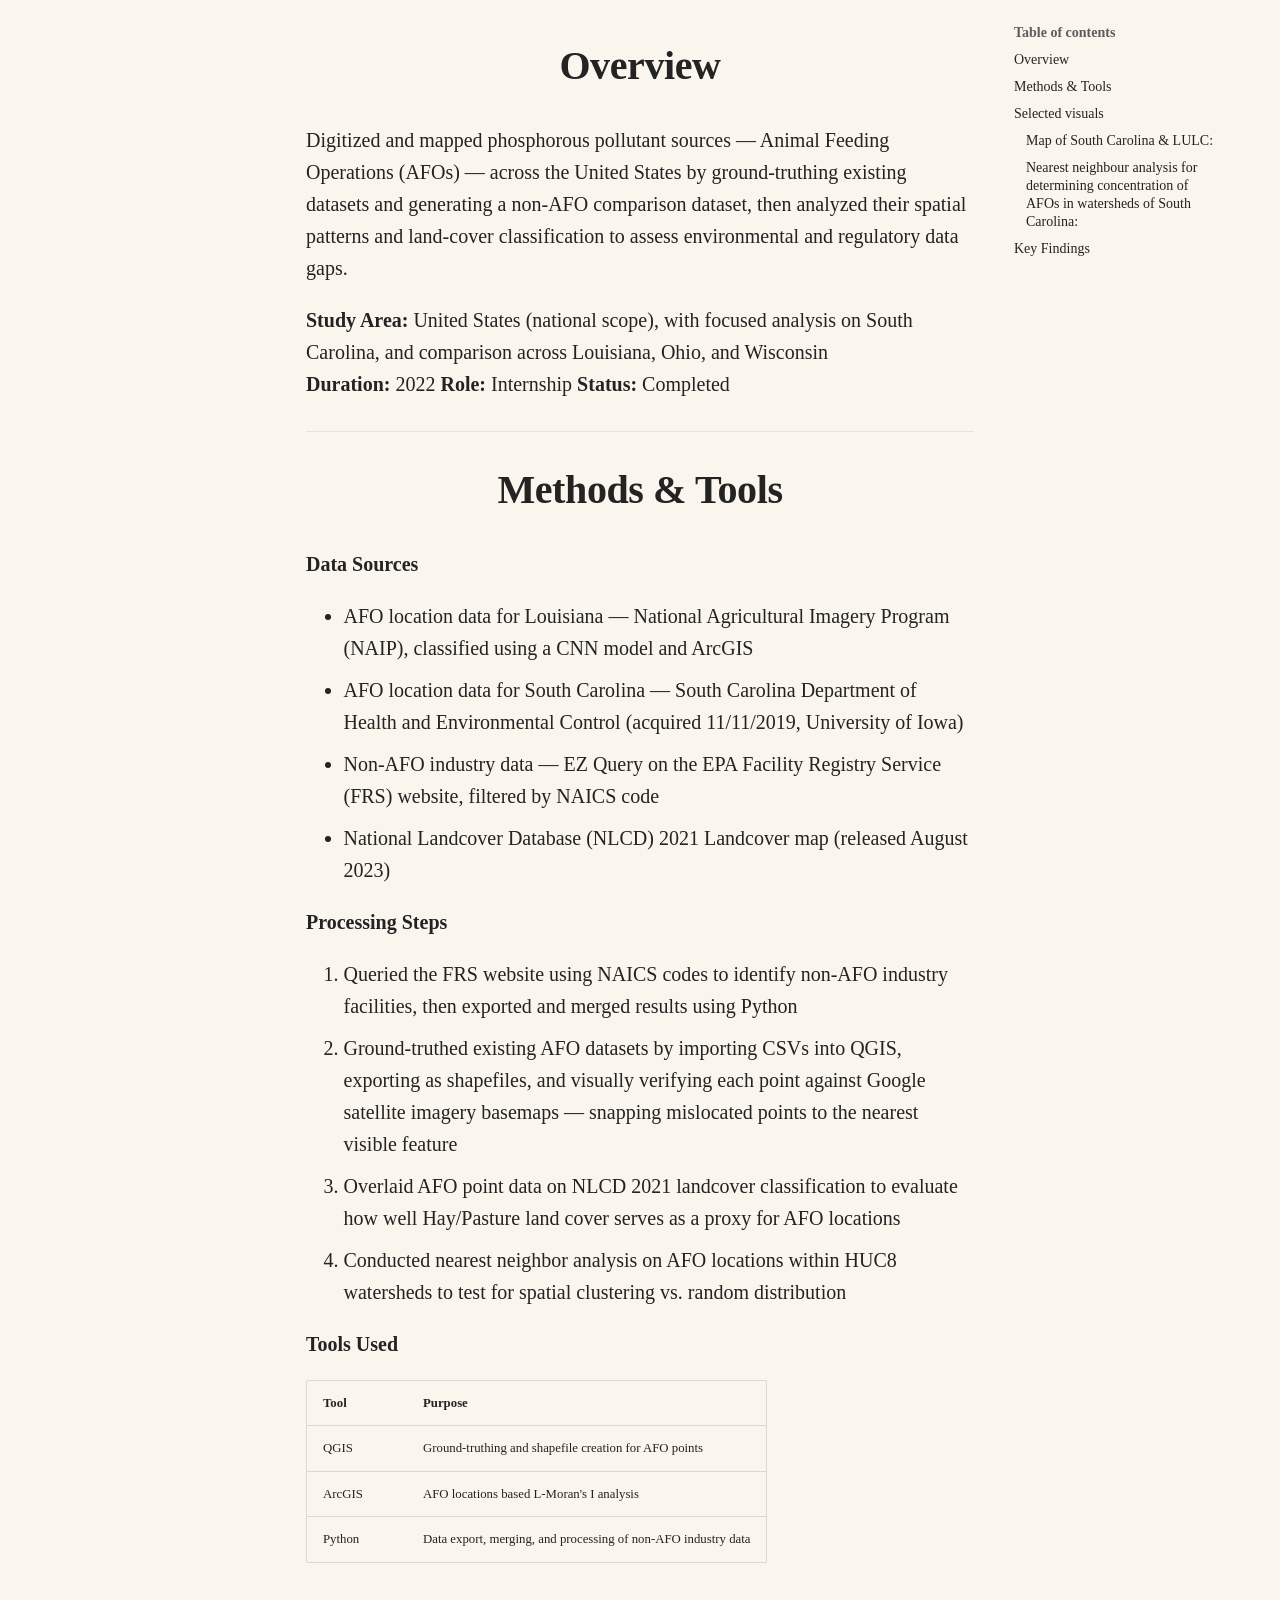
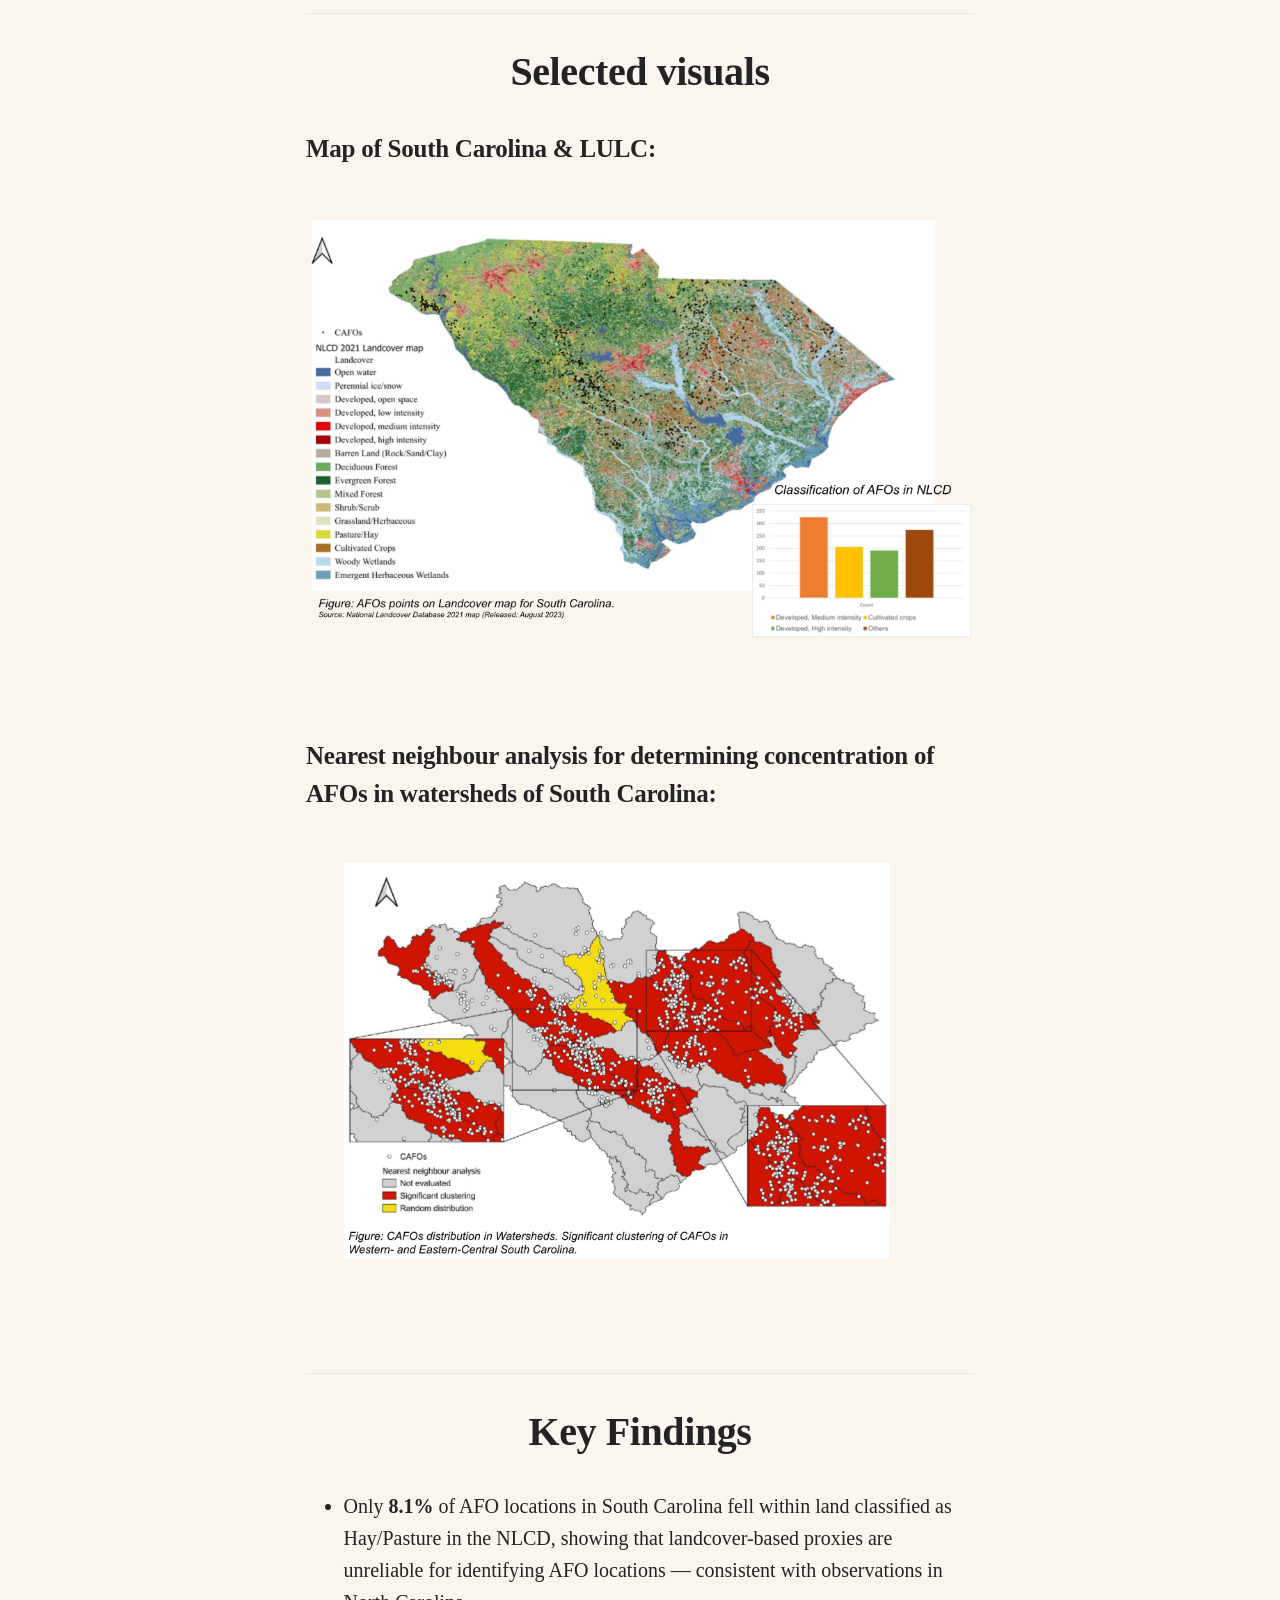
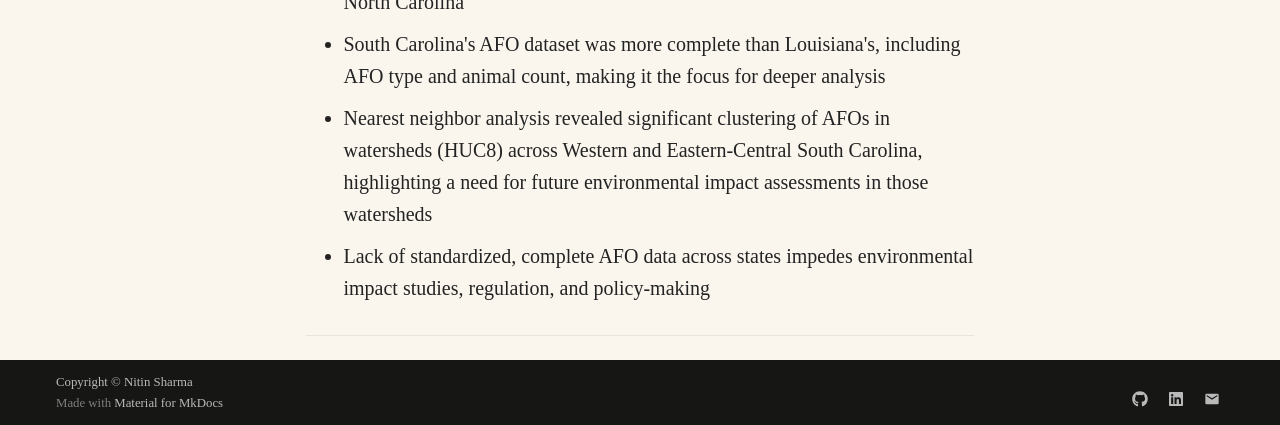
<file: projects/ASU_Internship/index.html>
<!doctype html>
<html lang="en" class="no-js">
  <head>
    
      <meta charset="utf-8">
      <meta name="viewport" content="width=device-width,initial-scale=1">
      
        <meta name="description" content="Portfolio of Nitin Sharma — GIS, Remote Sensing, and Spatial Data Science">
      
      
        <meta name="author" content="Nitin Sharma">
      
      
      
      
      
        
      
      
      <link rel="icon" href="../../assets/images/favicon.png">
      <meta name="generator" content="mkdocs-1.6.1, mkdocs-material-9.7.6">
    
    
      
        <title>ASU Internship - Nitin Sharma - Portfolio</title>
      
    
    
      <link rel="stylesheet" href="../../assets/stylesheets/main.484c7ddc.min.css">
      
        
        <link rel="stylesheet" href="../../assets/stylesheets/palette.ab4e12ef.min.css">
      
      


    
    
      
    
    
      
        
        
        <link rel="preconnect" href="https://fonts.gstatic.com" crossorigin>
        <link rel="stylesheet" href="https://fonts.googleapis.com/css?family=Roboto:300,300i,400,400i,700,700i%7CRoboto+Mono:400,400i,700,700i&display=fallback">
        <style>:root{--md-text-font:"Roboto";--md-code-font:"Roboto Mono"}</style>
      
    
    
      <link rel="stylesheet" href="../../assets/css/extra.css">
    
    <script>__md_scope=new URL("../..",location),__md_hash=e=>[...e].reduce(((e,_)=>(e<<5)-e+_.charCodeAt(0)),0),__md_get=(e,_=localStorage,t=__md_scope)=>JSON.parse(_.getItem(t.pathname+"."+e)),__md_set=(e,_,t=localStorage,a=__md_scope)=>{try{t.setItem(a.pathname+"."+e,JSON.stringify(_))}catch(e){}}</script>
    
      

    
    
  </head>
  
  
    
    
      
    
    
    
    
    <body dir="ltr" data-md-color-scheme="default" data-md-color-primary="grey" data-md-color-accent="grey">
  
    
    <input class="md-toggle" data-md-toggle="drawer" type="checkbox" id="__drawer" autocomplete="off">
    <input class="md-toggle" data-md-toggle="search" type="checkbox" id="__search" autocomplete="off">
    <label class="md-overlay" for="__drawer"></label>
    <div data-md-component="skip">
      
        
        <a href="#digitization-and-mapping-of-phosphorous-pollutant-sources-in-a-landscape" class="md-skip">
          Skip to content
        </a>
      
    </div>
    <div data-md-component="announce">
      
    </div>
    
    
      

<header class="md-header" data-md-component="header">
  <nav class="md-header__inner md-grid" aria-label="Header">
    <a href="../.." title="Nitin Sharma - Portfolio" class="md-header__button md-logo" aria-label="Nitin Sharma - Portfolio" data-md-component="logo">
      
  
  <svg xmlns="http://www.w3.org/2000/svg" viewBox="0 0 24 24"><path d="M17.9 17.39c-.26-.8-1.01-1.39-1.9-1.39h-1v-3a1 1 0 0 0-1-1H8v-2h2a1 1 0 0 0 1-1V7h2a2 2 0 0 0 2-2v-.41a7.984 7.984 0 0 1 2.9 12.8M11 19.93c-3.95-.49-7-3.85-7-7.93 0-.62.08-1.22.21-1.79L9 15v1a2 2 0 0 0 2 2m1-16A10 10 0 0 0 2 12a10 10 0 0 0 10 10 10 10 0 0 0 10-10A10 10 0 0 0 12 2"/></svg>

    </a>
    <label class="md-header__button md-icon" for="__drawer">
      
      <svg xmlns="http://www.w3.org/2000/svg" viewBox="0 0 24 24"><path d="M3 6h18v2H3zm0 5h18v2H3zm0 5h18v2H3z"/></svg>
    </label>
    <div class="md-header__title" data-md-component="header-title">
      <div class="md-header__ellipsis">
        <div class="md-header__topic">
          <span class="md-ellipsis">
            Nitin Sharma - Portfolio
          </span>
        </div>
        <div class="md-header__topic" data-md-component="header-topic">
          <span class="md-ellipsis">
            
              ASU Internship
            
          </span>
        </div>
      </div>
    </div>
    
      
        <form class="md-header__option" data-md-component="palette">
  
    
    
    
    <input class="md-option" data-md-color-media="" data-md-color-scheme="default" data-md-color-primary="grey" data-md-color-accent="grey"  aria-label="Switch to dark mode"  type="radio" name="__palette" id="__palette_0">
    
      <label class="md-header__button md-icon" title="Switch to dark mode" for="__palette_1" hidden>
        <svg xmlns="http://www.w3.org/2000/svg" viewBox="0 0 24 24"><path d="M12 8a4 4 0 0 0-4 4 4 4 0 0 0 4 4 4 4 0 0 0 4-4 4 4 0 0 0-4-4m0 10a6 6 0 0 1-6-6 6 6 0 0 1 6-6 6 6 0 0 1 6 6 6 6 0 0 1-6 6m8-9.31V4h-4.69L12 .69 8.69 4H4v4.69L.69 12 4 15.31V20h4.69L12 23.31 15.31 20H20v-4.69L23.31 12z"/></svg>
      </label>
    
  
    
    
    
    <input class="md-option" data-md-color-media="" data-md-color-scheme="slate" data-md-color-primary="grey" data-md-color-accent="grey"  aria-label="Switch to light mode"  type="radio" name="__palette" id="__palette_1">
    
      <label class="md-header__button md-icon" title="Switch to light mode" for="__palette_0" hidden>
        <svg xmlns="http://www.w3.org/2000/svg" viewBox="0 0 24 24"><path d="M12 18c-.89 0-1.74-.2-2.5-.55C11.56 16.5 13 14.42 13 12s-1.44-4.5-3.5-5.45C10.26 6.2 11.11 6 12 6a6 6 0 0 1 6 6 6 6 0 0 1-6 6m8-9.31V4h-4.69L12 .69 8.69 4H4v4.69L.69 12 4 15.31V20h4.69L12 23.31 15.31 20H20v-4.69L23.31 12z"/></svg>
      </label>
    
  
</form>
      
    
    
      <script>var palette=__md_get("__palette");if(palette&&palette.color){if("(prefers-color-scheme)"===palette.color.media){var media=matchMedia("(prefers-color-scheme: light)"),input=document.querySelector(media.matches?"[data-md-color-media='(prefers-color-scheme: light)']":"[data-md-color-media='(prefers-color-scheme: dark)']");palette.color.media=input.getAttribute("data-md-color-media"),palette.color.scheme=input.getAttribute("data-md-color-scheme"),palette.color.primary=input.getAttribute("data-md-color-primary"),palette.color.accent=input.getAttribute("data-md-color-accent")}for(var[key,value]of Object.entries(palette.color))document.body.setAttribute("data-md-color-"+key,value)}</script>
    
    
    
      
      
        <label class="md-header__button md-icon" for="__search">
          
          <svg xmlns="http://www.w3.org/2000/svg" viewBox="0 0 24 24"><path d="M9.5 3A6.5 6.5 0 0 1 16 9.5c0 1.61-.59 3.09-1.56 4.23l.27.27h.79l5 5-1.5 1.5-5-5v-.79l-.27-.27A6.52 6.52 0 0 1 9.5 16 6.5 6.5 0 0 1 3 9.5 6.5 6.5 0 0 1 9.5 3m0 2C7 5 5 7 5 9.5S7 14 9.5 14 14 12 14 9.5 12 5 9.5 5"/></svg>
        </label>
        <div class="md-search" data-md-component="search" role="dialog">
  <label class="md-search__overlay" for="__search"></label>
  <div class="md-search__inner" role="search">
    <form class="md-search__form" name="search">
      <input type="text" class="md-search__input" name="query" aria-label="Search" placeholder="Search" autocapitalize="off" autocorrect="off" autocomplete="off" spellcheck="false" data-md-component="search-query" required>
      <label class="md-search__icon md-icon" for="__search">
        
        <svg xmlns="http://www.w3.org/2000/svg" viewBox="0 0 24 24"><path d="M9.5 3A6.5 6.5 0 0 1 16 9.5c0 1.61-.59 3.09-1.56 4.23l.27.27h.79l5 5-1.5 1.5-5-5v-.79l-.27-.27A6.52 6.52 0 0 1 9.5 16 6.5 6.5 0 0 1 3 9.5 6.5 6.5 0 0 1 9.5 3m0 2C7 5 5 7 5 9.5S7 14 9.5 14 14 12 14 9.5 12 5 9.5 5"/></svg>
        
        <svg xmlns="http://www.w3.org/2000/svg" viewBox="0 0 24 24"><path d="M20 11v2H8l5.5 5.5-1.42 1.42L4.16 12l7.92-7.92L13.5 5.5 8 11z"/></svg>
      </label>
      <nav class="md-search__options" aria-label="Search">
        
        <button type="reset" class="md-search__icon md-icon" title="Clear" aria-label="Clear" tabindex="-1">
          
          <svg xmlns="http://www.w3.org/2000/svg" viewBox="0 0 24 24"><path d="M19 6.41 17.59 5 12 10.59 6.41 5 5 6.41 10.59 12 5 17.59 6.41 19 12 13.41 17.59 19 19 17.59 13.41 12z"/></svg>
        </button>
      </nav>
      
    </form>
    <div class="md-search__output">
      <div class="md-search__scrollwrap" tabindex="0" data-md-scrollfix>
        <div class="md-search-result" data-md-component="search-result">
          <div class="md-search-result__meta">
            Initializing search
          </div>
          <ol class="md-search-result__list" role="presentation"></ol>
        </div>
      </div>
    </div>
  </div>
</div>
      
    
    
  </nav>
  
</header>
    
    <div class="md-container" data-md-component="container">
      
      
        
          
            
<nav class="md-tabs" aria-label="Tabs" data-md-component="tabs">
  <div class="md-grid">
    <ul class="md-tabs__list">
      
        
  
  
  
  
    <li class="md-tabs__item">
      <a href="../.." class="md-tabs__link">
        
  
  
    
  
  Home

      </a>
    </li>
  

      
    </ul>
  </div>
</nav>
          
        
      
      <main class="md-main" data-md-component="main">
        <div class="md-main__inner md-grid">
          
            
              
              <div class="md-sidebar md-sidebar--primary" data-md-component="sidebar" data-md-type="navigation" >
                <div class="md-sidebar__scrollwrap">
                  <div class="md-sidebar__inner">
                    


  


<nav class="md-nav md-nav--primary md-nav--lifted" aria-label="Navigation" data-md-level="0">
  <label class="md-nav__title" for="__drawer">
    <a href="../.." title="Nitin Sharma - Portfolio" class="md-nav__button md-logo" aria-label="Nitin Sharma - Portfolio" data-md-component="logo">
      
  
  <svg xmlns="http://www.w3.org/2000/svg" viewBox="0 0 24 24"><path d="M17.9 17.39c-.26-.8-1.01-1.39-1.9-1.39h-1v-3a1 1 0 0 0-1-1H8v-2h2a1 1 0 0 0 1-1V7h2a2 2 0 0 0 2-2v-.41a7.984 7.984 0 0 1 2.9 12.8M11 19.93c-3.95-.49-7-3.85-7-7.93 0-.62.08-1.22.21-1.79L9 15v1a2 2 0 0 0 2 2m1-16A10 10 0 0 0 2 12a10 10 0 0 0 10 10 10 10 0 0 0 10-10A10 10 0 0 0 12 2"/></svg>

    </a>
    Nitin Sharma - Portfolio
  </label>
  
  <ul class="md-nav__list" data-md-scrollfix>
    
      
      
  
  
  
  
    <li class="md-nav__item">
      <a href="../.." class="md-nav__link">
        
  
  
  <span class="md-ellipsis">
    
  
    Home
  

    
  </span>
  
  

      </a>
    </li>
  

    
  </ul>
</nav>
                  </div>
                </div>
              </div>
            
            
              
              <div class="md-sidebar md-sidebar--secondary" data-md-component="sidebar" data-md-type="toc" >
                <div class="md-sidebar__scrollwrap">
                  <div class="md-sidebar__inner">
                    

<nav class="md-nav md-nav--secondary" aria-label="Table of contents">
  
  
  
    
  
  
    <label class="md-nav__title" for="__toc">
      <span class="md-nav__icon md-icon"></span>
      Table of contents
    </label>
    <ul class="md-nav__list" data-md-component="toc" data-md-scrollfix>
      
        <li class="md-nav__item">
  <a href="#overview" class="md-nav__link">
    <span class="md-ellipsis">
      
        Overview
      
    </span>
  </a>
  
</li>
      
        <li class="md-nav__item">
  <a href="#methods-tools" class="md-nav__link">
    <span class="md-ellipsis">
      
        Methods &amp; Tools
      
    </span>
  </a>
  
</li>
      
        <li class="md-nav__item">
  <a href="#selected-visuals" class="md-nav__link">
    <span class="md-ellipsis">
      
        Selected visuals
      
    </span>
  </a>
  
    <nav class="md-nav" aria-label="Selected visuals">
      <ul class="md-nav__list">
        
          <li class="md-nav__item">
  <a href="#map-of-south-carolina-lulc" class="md-nav__link">
    <span class="md-ellipsis">
      
        Map of South Carolina &amp; LULC:
      
    </span>
  </a>
  
</li>
        
          <li class="md-nav__item">
  <a href="#nearest-neighbour-analysis-for-determining-concentration-of-afos-in-watersheds-of-south-carolina" class="md-nav__link">
    <span class="md-ellipsis">
      
        Nearest neighbour analysis for determining concentration of AFOs in watersheds of South Carolina:
      
    </span>
  </a>
  
</li>
        
      </ul>
    </nav>
  
</li>
      
        <li class="md-nav__item">
  <a href="#key-findings" class="md-nav__link">
    <span class="md-ellipsis">
      
        Key Findings
      
    </span>
  </a>
  
</li>
      
    </ul>
  
</nav>
                  </div>
                </div>
              </div>
            
          
          
            <div class="md-content" data-md-component="content">
              
              <article class="md-content__inner md-typeset">
                
                  



<!--
CHECKLIST FOR THIS PAGE (copy this file for each new project):
- [ ] Replace [YOUR PROJECT TITLE] with your project title
- [ ] Replace the hero image with your own (add to docs/assets/images/)
- [ ] Update the Overview section
- [ ] Update the Methods & Tools section
- [ ] Update the Key Findings section
- [ ] Update the Links section
- [ ] Add a card for this project on docs/projects/index.md
- [ ] Add a nav entry in mkdocs.yml
-->

<h1 id="digitization-and-mapping-of-phosphorous-pollutant-sources-in-a-landscape">Digitization and mapping of phosphorous pollutant sources in a landscape</h1>
<h2 id="overview">Overview</h2>
<p>Digitized and mapped phosphorous pollutant sources — Animal Feeding Operations (AFOs) — across the United States by ground-truthing existing datasets and generating a non-AFO comparison dataset, then analyzed their spatial patterns and land-cover classification to assess environmental and regulatory data gaps.</p>
<p><strong>Study Area:</strong> United States (national scope), with focused analysis on South Carolina, and comparison across Louisiana, Ohio, and Wisconsin<br />
<strong>Duration:</strong> 2022 
<strong>Role:</strong> Internship
<strong>Status:</strong> Completed</p>
<hr />
<h2 id="methods-tools">Methods &amp; Tools</h2>
<p><strong>Data Sources</strong></p>
<ul>
<li>AFO location data for Louisiana — National Agricultural Imagery Program (NAIP), classified using a CNN model and ArcGIS</li>
<li>AFO location data for South Carolina — South Carolina Department of Health and Environmental Control (acquired 11/11/2019, University of Iowa)</li>
<li>Non-AFO industry data — EZ Query on the EPA Facility Registry Service (FRS) website, filtered by NAICS code</li>
<li>National Landcover Database (NLCD) 2021 Landcover map (released August 2023)</li>
</ul>
<p><strong>Processing Steps</strong></p>
<ol>
<li>Queried the FRS website using NAICS codes to identify non-AFO industry facilities, then exported and merged results using Python</li>
<li>Ground-truthed existing AFO datasets by importing CSVs into QGIS, exporting as shapefiles, and visually verifying each point against Google satellite imagery basemaps — snapping mislocated points to the nearest visible feature</li>
<li>Overlaid AFO point data on NLCD 2021 landcover classification to evaluate how well Hay/Pasture land cover serves as a proxy for AFO locations</li>
<li>Conducted nearest neighbor analysis on AFO locations within HUC8 watersheds to test for spatial clustering vs. random distribution</li>
</ol>
<p><strong>Tools Used</strong></p>
<table>
<thead>
<tr>
<th>Tool</th>
<th>Purpose</th>
</tr>
</thead>
<tbody>
<tr>
<td>QGIS</td>
<td>Ground-truthing and shapefile creation for AFO points</td>
</tr>
<tr>
<td>ArcGIS</td>
<td>AFO locations based L-Moran's I analysis</td>
</tr>
<tr>
<td>Python</td>
<td>Data export, merging, and processing of non-AFO industry data</td>
</tr>
</tbody>
</table>
<hr />
<h2 id="selected-visuals">Selected visuals</h2>
<h3 id="map-of-south-carolina-lulc">Map of South Carolina &amp; LULC:</h3>
<p><img alt="Project overview image" src="../../assets/images/ASU_1.png" /></p>
<h3 id="nearest-neighbour-analysis-for-determining-concentration-of-afos-in-watersheds-of-south-carolina">Nearest neighbour analysis for determining concentration of AFOs in watersheds of South Carolina:</h3>
<p><img alt="Project overview image" src="../../assets/images/ASU_2.png" /></p>
<hr />
<h2 id="key-findings">Key Findings</h2>
<ul>
<li>Only <strong>8.1%</strong> of AFO locations in South Carolina fell within land classified as Hay/Pasture in the NLCD, showing that landcover-based proxies are unreliable for identifying AFO locations — consistent with observations in North Carolina</li>
<li>South Carolina's AFO dataset was more complete than Louisiana's, including AFO type and animal count, making it the focus for deeper analysis</li>
<li>Nearest neighbor analysis revealed significant clustering of AFOs in watersheds (HUC8) across Western and Eastern-Central South Carolina, highlighting a need for future environmental impact assessments in those watersheds</li>
<li>Lack of standardized, complete AFO data across states impedes environmental impact studies, regulation, and policy-making</li>
</ul>
<hr />












                
              </article>
            </div>
          
          
<script>var target=document.getElementById(location.hash.slice(1));target&&target.name&&(target.checked=target.name.startsWith("__tabbed_"))</script>
        </div>
        
          <button type="button" class="md-top md-icon" data-md-component="top" hidden>
  
  <svg xmlns="http://www.w3.org/2000/svg" viewBox="0 0 24 24"><path d="M13 20h-2V8l-5.5 5.5-1.42-1.42L12 4.16l7.92 7.92-1.42 1.42L13 8z"/></svg>
  Back to top
</button>
        
      </main>
      
        <footer class="md-footer">
  
  <div class="md-footer-meta md-typeset">
    <div class="md-footer-meta__inner md-grid">
      <div class="md-copyright">
  
    <div class="md-copyright__highlight">
      Copyright &copy; Nitin Sharma
    </div>
  
  
    Made with
    <a href="https://squidfunk.github.io/mkdocs-material/" target="_blank" rel="noopener">
      Material for MkDocs
    </a>
  
</div>
      
        
<div class="md-social">
  
    
    
    
    
      
      
    
    <a href="https://github.com/nitin18geo" target="_blank" rel="noopener" title="github.com" class="md-social__link">
      <svg xmlns="http://www.w3.org/2000/svg" viewBox="0 0 512 512"><!--! Font Awesome Free 7.1.0 by @fontawesome - https://fontawesome.com License - https://fontawesome.com/license/free (Icons: CC BY 4.0, Fonts: SIL OFL 1.1, Code: MIT License) Copyright 2025 Fonticons, Inc.--><path d="M173.9 397.4c0 2-2.3 3.6-5.2 3.6-3.3.3-5.6-1.3-5.6-3.6 0-2 2.3-3.6 5.2-3.6 3-.3 5.6 1.3 5.6 3.6m-31.1-4.5c-.7 2 1.3 4.3 4.3 4.9 2.6 1 5.6 0 6.2-2s-1.3-4.3-4.3-5.2c-2.6-.7-5.5.3-6.2 2.3m44.2-1.7c-2.9.7-4.9 2.6-4.6 4.9.3 2 2.9 3.3 5.9 2.6 2.9-.7 4.9-2.6 4.6-4.6-.3-1.9-3-3.2-5.9-2.9M252.8 8C114.1 8 8 113.3 8 252c0 110.9 69.8 205.8 169.5 239.2 12.8 2.3 17.3-5.6 17.3-12.1 0-6.2-.3-40.4-.3-61.4 0 0-70 15-84.7-29.8 0 0-11.4-29.1-27.8-36.6 0 0-22.9-15.7 1.6-15.4 0 0 24.9 2 38.6 25.8 21.9 38.6 58.6 27.5 72.9 20.9 2.3-16 8.8-27.1 16-33.7-55.9-6.2-112.3-14.3-112.3-110.5 0-27.5 7.6-41.3 23.6-58.9-2.6-6.5-11.1-33.3 2.6-67.9 20.9-6.5 69 27 69 27 20-5.6 41.5-8.5 62.8-8.5s42.8 2.9 62.8 8.5c0 0 48.1-33.6 69-27 13.7 34.7 5.2 61.4 2.6 67.9 16 17.7 25.8 31.5 25.8 58.9 0 96.5-58.9 104.2-114.8 110.5 9.2 7.9 17 22.9 17 46.4 0 33.7-.3 75.4-.3 83.6 0 6.5 4.6 14.4 17.3 12.1C436.2 457.8 504 362.9 504 252 504 113.3 391.5 8 252.8 8M105.2 352.9c-1.3 1-1 3.3.7 5.2 1.6 1.6 3.9 2.3 5.2 1 1.3-1 1-3.3-.7-5.2-1.6-1.6-3.9-2.3-5.2-1m-10.8-8.1c-.7 1.3.3 2.9 2.3 3.9 1.6 1 3.6.7 4.3-.7.7-1.3-.3-2.9-2.3-3.9-2-.6-3.6-.3-4.3.7m32.4 35.6c-1.6 1.3-1 4.3 1.3 6.2 2.3 2.3 5.2 2.6 6.5 1 1.3-1.3.7-4.3-1.3-6.2-2.2-2.3-5.2-2.6-6.5-1m-11.4-14.7c-1.6 1-1.6 3.6 0 5.9s4.3 3.3 5.6 2.3c1.6-1.3 1.6-3.9 0-6.2-1.4-2.3-4-3.3-5.6-2"/></svg>
    </a>
  
    
    
    
    
      
      
    
    <a href="https://linkedin.com/in/nitingeology" target="_blank" rel="noopener" title="linkedin.com" class="md-social__link">
      <svg xmlns="http://www.w3.org/2000/svg" viewBox="0 0 448 512"><!--! Font Awesome Free 7.1.0 by @fontawesome - https://fontawesome.com License - https://fontawesome.com/license/free (Icons: CC BY 4.0, Fonts: SIL OFL 1.1, Code: MIT License) Copyright 2025 Fonticons, Inc.--><path d="M416 32H31.9C14.3 32 0 46.5 0 64.3v383.4C0 465.5 14.3 480 31.9 480H416c17.6 0 32-14.5 32-32.3V64.3c0-17.8-14.4-32.3-32-32.3M135.4 416H69V202.2h66.5V416zM102.2 96a38.5 38.5 0 1 1 0 77 38.5 38.5 0 1 1 0-77m282.1 320h-66.4V312c0-24.8-.5-56.7-34.5-56.7-34.6 0-39.9 27-39.9 54.9V416h-66.4V202.2h63.7v29.2h.9c8.9-16.8 30.6-34.5 62.9-34.5 67.2 0 79.7 44.3 79.7 101.9z"/></svg>
    </a>
  
    
    
    
    
    <a href="mailto:nitin18geo@gmail.com" target="_blank" rel="noopener" title="" class="md-social__link">
      <svg xmlns="http://www.w3.org/2000/svg" viewBox="0 0 24 24"><path d="m20 8-8 5-8-5V6l8 5 8-5m0-2H4c-1.11 0-2 .89-2 2v12a2 2 0 0 0 2 2h16a2 2 0 0 0 2-2V6a2 2 0 0 0-2-2"/></svg>
    </a>
  
</div>
      
    </div>
  </div>
</footer>
      
    </div>
    <div class="md-dialog" data-md-component="dialog">
      <div class="md-dialog__inner md-typeset"></div>
    </div>
    
    
    
      
      
      <script id="__config" type="application/json">{"annotate": null, "base": "../..", "features": ["navigation.tabs", "navigation.top", "content.code.copy"], "search": "../../assets/javascripts/workers/search.2c215733.min.js", "tags": null, "translations": {"clipboard.copied": "Copied to clipboard", "clipboard.copy": "Copy to clipboard", "search.result.more.one": "1 more on this page", "search.result.more.other": "# more on this page", "search.result.none": "No matching documents", "search.result.one": "1 matching document", "search.result.other": "# matching documents", "search.result.placeholder": "Type to start searching", "search.result.term.missing": "Missing", "select.version": "Select version"}, "version": null}</script>
    
    
      <script src="../../assets/javascripts/bundle.79ae519e.min.js"></script>
      
    
  </body>
</html>
</file>
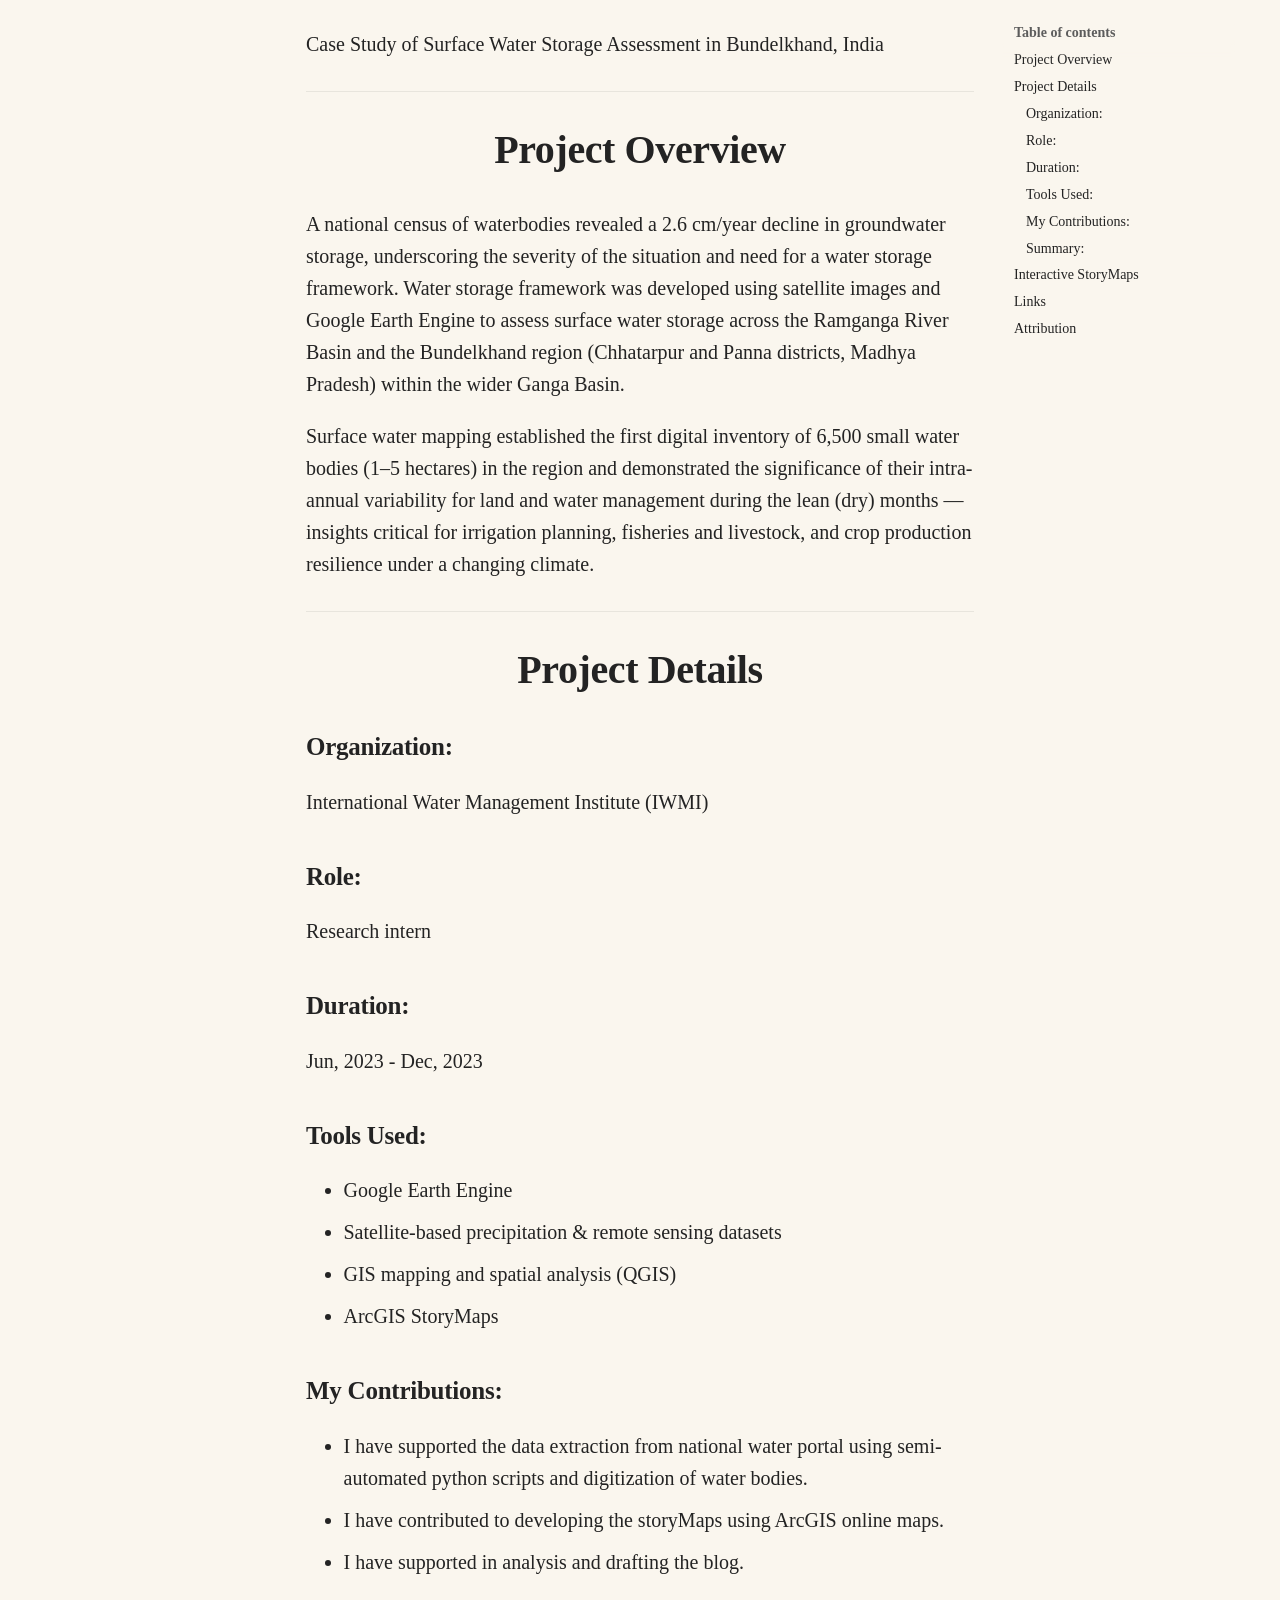
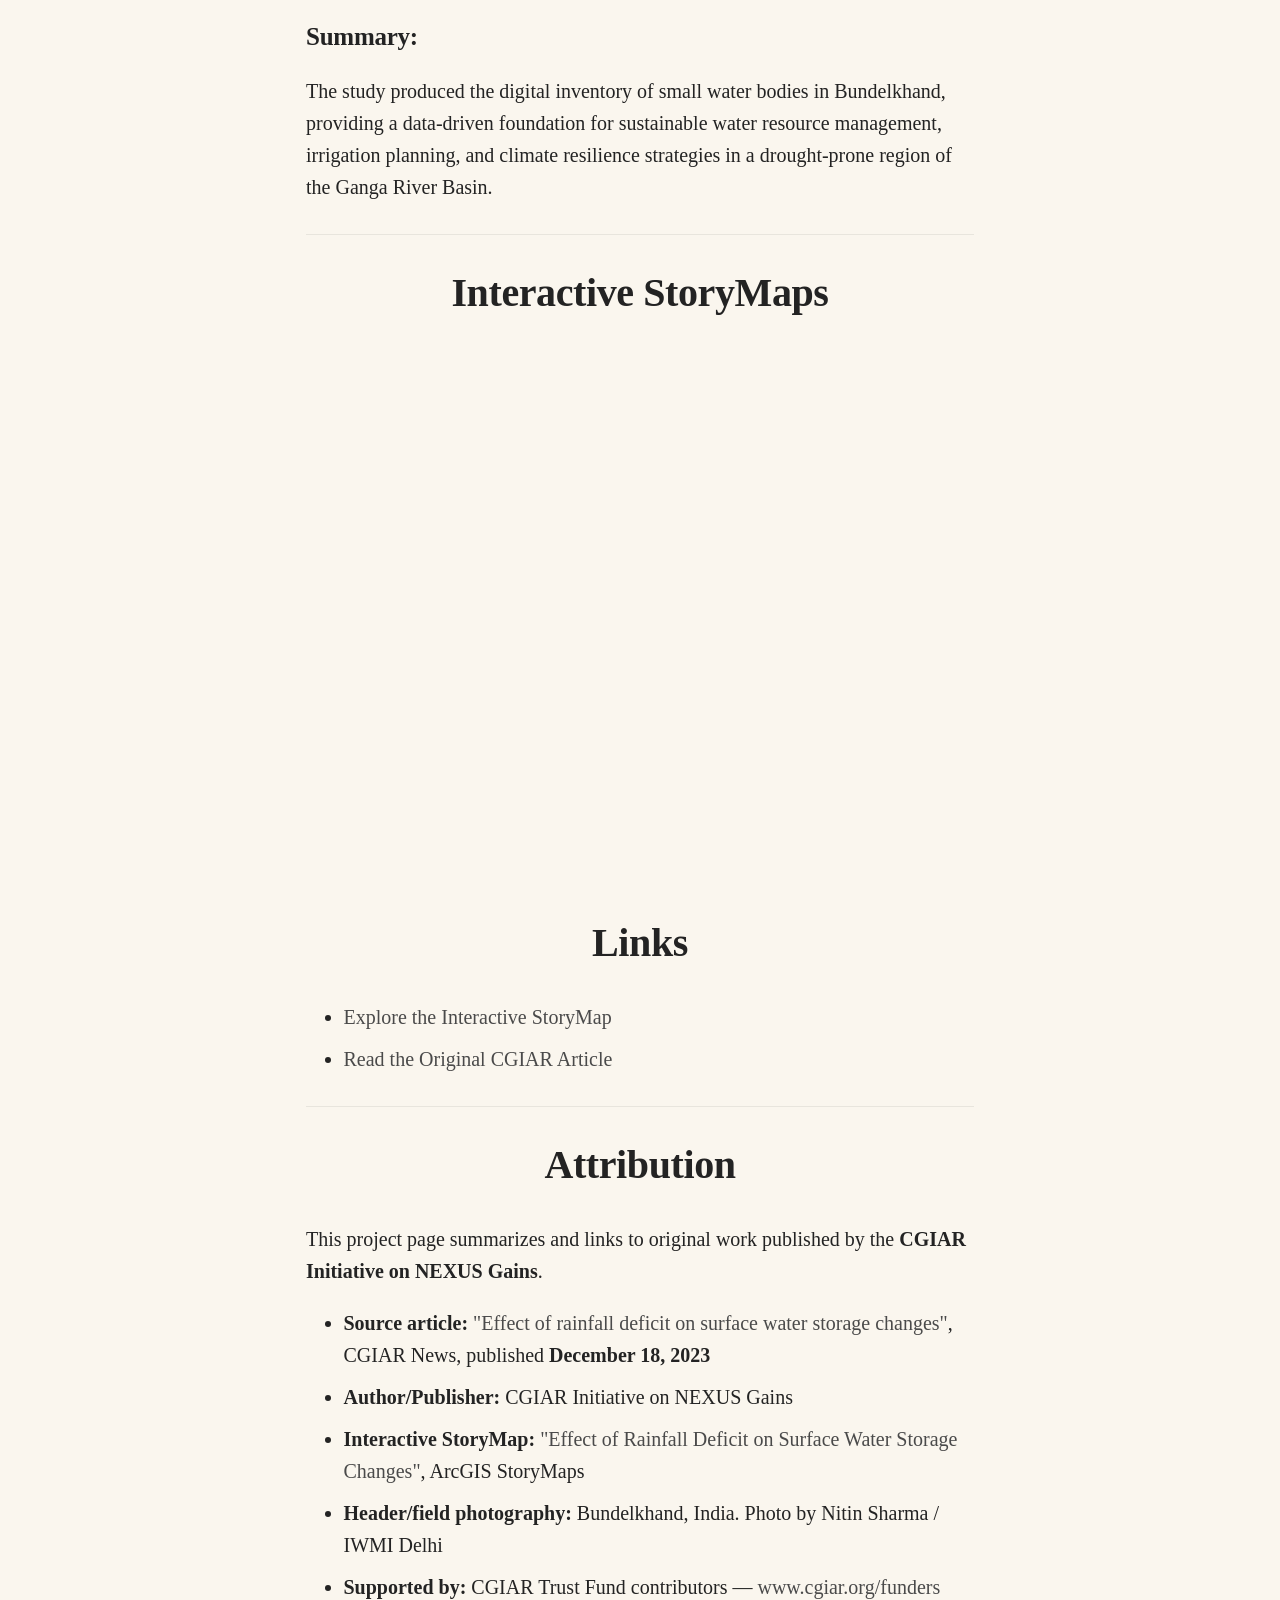
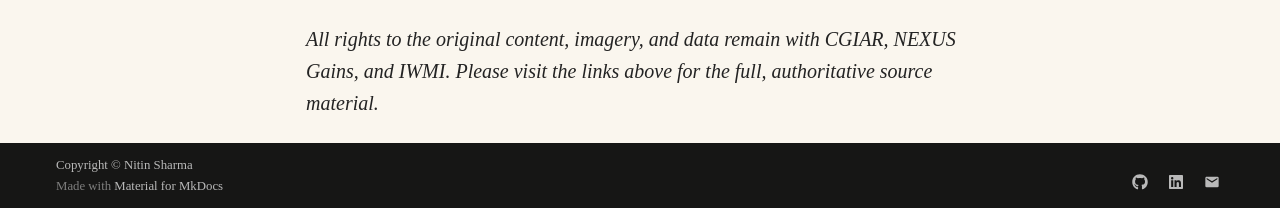
<file: projects/Rainfall_dynamics/index.html>
<!doctype html>
<html lang="en" class="no-js">
  <head>
    
      <meta charset="utf-8">
      <meta name="viewport" content="width=device-width,initial-scale=1">
      
        <meta name="description" content="Portfolio of Nitin Sharma — GIS, Remote Sensing, and Spatial Data Science">
      
      
        <meta name="author" content="Nitin Sharma">
      
      
      
      
      
        
      
      
      <link rel="icon" href="../../assets/images/favicon.png">
      <meta name="generator" content="mkdocs-1.6.1, mkdocs-material-9.7.6">
    
    
      
        <title>Effect of Rainfall Deficit on Surface Water Storage Changes - Nitin Sharma - Portfolio</title>
      
    
    
      <link rel="stylesheet" href="../../assets/stylesheets/main.484c7ddc.min.css">
      
        
        <link rel="stylesheet" href="../../assets/stylesheets/palette.ab4e12ef.min.css">
      
      


    
    
      
    
    
      
        
        
        <link rel="preconnect" href="https://fonts.gstatic.com" crossorigin>
        <link rel="stylesheet" href="https://fonts.googleapis.com/css?family=Roboto:300,300i,400,400i,700,700i%7CRoboto+Mono:400,400i,700,700i&display=fallback">
        <style>:root{--md-text-font:"Roboto";--md-code-font:"Roboto Mono"}</style>
      
    
    
      <link rel="stylesheet" href="../../assets/css/extra.css">
    
    <script>__md_scope=new URL("../..",location),__md_hash=e=>[...e].reduce(((e,_)=>(e<<5)-e+_.charCodeAt(0)),0),__md_get=(e,_=localStorage,t=__md_scope)=>JSON.parse(_.getItem(t.pathname+"."+e)),__md_set=(e,_,t=localStorage,a=__md_scope)=>{try{t.setItem(a.pathname+"."+e,JSON.stringify(_))}catch(e){}}</script>
    
      

    
    
  </head>
  
  
    
    
      
    
    
    
    
    <body dir="ltr" data-md-color-scheme="default" data-md-color-primary="grey" data-md-color-accent="grey">
  
    
    <input class="md-toggle" data-md-toggle="drawer" type="checkbox" id="__drawer" autocomplete="off">
    <input class="md-toggle" data-md-toggle="search" type="checkbox" id="__search" autocomplete="off">
    <label class="md-overlay" for="__drawer"></label>
    <div data-md-component="skip">
      
        
        <a href="#effect-of-rainfall-deficit-on-surface-water-storage-changes" class="md-skip">
          Skip to content
        </a>
      
    </div>
    <div data-md-component="announce">
      
    </div>
    
    
      

<header class="md-header" data-md-component="header">
  <nav class="md-header__inner md-grid" aria-label="Header">
    <a href="../.." title="Nitin Sharma - Portfolio" class="md-header__button md-logo" aria-label="Nitin Sharma - Portfolio" data-md-component="logo">
      
  
  <svg xmlns="http://www.w3.org/2000/svg" viewBox="0 0 24 24"><path d="M17.9 17.39c-.26-.8-1.01-1.39-1.9-1.39h-1v-3a1 1 0 0 0-1-1H8v-2h2a1 1 0 0 0 1-1V7h2a2 2 0 0 0 2-2v-.41a7.984 7.984 0 0 1 2.9 12.8M11 19.93c-3.95-.49-7-3.85-7-7.93 0-.62.08-1.22.21-1.79L9 15v1a2 2 0 0 0 2 2m1-16A10 10 0 0 0 2 12a10 10 0 0 0 10 10 10 10 0 0 0 10-10A10 10 0 0 0 12 2"/></svg>

    </a>
    <label class="md-header__button md-icon" for="__drawer">
      
      <svg xmlns="http://www.w3.org/2000/svg" viewBox="0 0 24 24"><path d="M3 6h18v2H3zm0 5h18v2H3zm0 5h18v2H3z"/></svg>
    </label>
    <div class="md-header__title" data-md-component="header-title">
      <div class="md-header__ellipsis">
        <div class="md-header__topic">
          <span class="md-ellipsis">
            Nitin Sharma - Portfolio
          </span>
        </div>
        <div class="md-header__topic" data-md-component="header-topic">
          <span class="md-ellipsis">
            
              Effect of Rainfall Deficit on Surface Water Storage Changes
            
          </span>
        </div>
      </div>
    </div>
    
      
        <form class="md-header__option" data-md-component="palette">
  
    
    
    
    <input class="md-option" data-md-color-media="" data-md-color-scheme="default" data-md-color-primary="grey" data-md-color-accent="grey"  aria-label="Switch to dark mode"  type="radio" name="__palette" id="__palette_0">
    
      <label class="md-header__button md-icon" title="Switch to dark mode" for="__palette_1" hidden>
        <svg xmlns="http://www.w3.org/2000/svg" viewBox="0 0 24 24"><path d="M12 8a4 4 0 0 0-4 4 4 4 0 0 0 4 4 4 4 0 0 0 4-4 4 4 0 0 0-4-4m0 10a6 6 0 0 1-6-6 6 6 0 0 1 6-6 6 6 0 0 1 6 6 6 6 0 0 1-6 6m8-9.31V4h-4.69L12 .69 8.69 4H4v4.69L.69 12 4 15.31V20h4.69L12 23.31 15.31 20H20v-4.69L23.31 12z"/></svg>
      </label>
    
  
    
    
    
    <input class="md-option" data-md-color-media="" data-md-color-scheme="slate" data-md-color-primary="grey" data-md-color-accent="grey"  aria-label="Switch to light mode"  type="radio" name="__palette" id="__palette_1">
    
      <label class="md-header__button md-icon" title="Switch to light mode" for="__palette_0" hidden>
        <svg xmlns="http://www.w3.org/2000/svg" viewBox="0 0 24 24"><path d="M12 18c-.89 0-1.74-.2-2.5-.55C11.56 16.5 13 14.42 13 12s-1.44-4.5-3.5-5.45C10.26 6.2 11.11 6 12 6a6 6 0 0 1 6 6 6 6 0 0 1-6 6m8-9.31V4h-4.69L12 .69 8.69 4H4v4.69L.69 12 4 15.31V20h4.69L12 23.31 15.31 20H20v-4.69L23.31 12z"/></svg>
      </label>
    
  
</form>
      
    
    
      <script>var palette=__md_get("__palette");if(palette&&palette.color){if("(prefers-color-scheme)"===palette.color.media){var media=matchMedia("(prefers-color-scheme: light)"),input=document.querySelector(media.matches?"[data-md-color-media='(prefers-color-scheme: light)']":"[data-md-color-media='(prefers-color-scheme: dark)']");palette.color.media=input.getAttribute("data-md-color-media"),palette.color.scheme=input.getAttribute("data-md-color-scheme"),palette.color.primary=input.getAttribute("data-md-color-primary"),palette.color.accent=input.getAttribute("data-md-color-accent")}for(var[key,value]of Object.entries(palette.color))document.body.setAttribute("data-md-color-"+key,value)}</script>
    
    
    
      
      
        <label class="md-header__button md-icon" for="__search">
          
          <svg xmlns="http://www.w3.org/2000/svg" viewBox="0 0 24 24"><path d="M9.5 3A6.5 6.5 0 0 1 16 9.5c0 1.61-.59 3.09-1.56 4.23l.27.27h.79l5 5-1.5 1.5-5-5v-.79l-.27-.27A6.52 6.52 0 0 1 9.5 16 6.5 6.5 0 0 1 3 9.5 6.5 6.5 0 0 1 9.5 3m0 2C7 5 5 7 5 9.5S7 14 9.5 14 14 12 14 9.5 12 5 9.5 5"/></svg>
        </label>
        <div class="md-search" data-md-component="search" role="dialog">
  <label class="md-search__overlay" for="__search"></label>
  <div class="md-search__inner" role="search">
    <form class="md-search__form" name="search">
      <input type="text" class="md-search__input" name="query" aria-label="Search" placeholder="Search" autocapitalize="off" autocorrect="off" autocomplete="off" spellcheck="false" data-md-component="search-query" required>
      <label class="md-search__icon md-icon" for="__search">
        
        <svg xmlns="http://www.w3.org/2000/svg" viewBox="0 0 24 24"><path d="M9.5 3A6.5 6.5 0 0 1 16 9.5c0 1.61-.59 3.09-1.56 4.23l.27.27h.79l5 5-1.5 1.5-5-5v-.79l-.27-.27A6.52 6.52 0 0 1 9.5 16 6.5 6.5 0 0 1 3 9.5 6.5 6.5 0 0 1 9.5 3m0 2C7 5 5 7 5 9.5S7 14 9.5 14 14 12 14 9.5 12 5 9.5 5"/></svg>
        
        <svg xmlns="http://www.w3.org/2000/svg" viewBox="0 0 24 24"><path d="M20 11v2H8l5.5 5.5-1.42 1.42L4.16 12l7.92-7.92L13.5 5.5 8 11z"/></svg>
      </label>
      <nav class="md-search__options" aria-label="Search">
        
        <button type="reset" class="md-search__icon md-icon" title="Clear" aria-label="Clear" tabindex="-1">
          
          <svg xmlns="http://www.w3.org/2000/svg" viewBox="0 0 24 24"><path d="M19 6.41 17.59 5 12 10.59 6.41 5 5 6.41 10.59 12 5 17.59 6.41 19 12 13.41 17.59 19 19 17.59 13.41 12z"/></svg>
        </button>
      </nav>
      
    </form>
    <div class="md-search__output">
      <div class="md-search__scrollwrap" tabindex="0" data-md-scrollfix>
        <div class="md-search-result" data-md-component="search-result">
          <div class="md-search-result__meta">
            Initializing search
          </div>
          <ol class="md-search-result__list" role="presentation"></ol>
        </div>
      </div>
    </div>
  </div>
</div>
      
    
    
  </nav>
  
</header>
    
    <div class="md-container" data-md-component="container">
      
      
        
          
            
<nav class="md-tabs" aria-label="Tabs" data-md-component="tabs">
  <div class="md-grid">
    <ul class="md-tabs__list">
      
        
  
  
  
  
    <li class="md-tabs__item">
      <a href="../.." class="md-tabs__link">
        
  
  
    
  
  Home

      </a>
    </li>
  

      
    </ul>
  </div>
</nav>
          
        
      
      <main class="md-main" data-md-component="main">
        <div class="md-main__inner md-grid">
          
            
              
              <div class="md-sidebar md-sidebar--primary" data-md-component="sidebar" data-md-type="navigation" >
                <div class="md-sidebar__scrollwrap">
                  <div class="md-sidebar__inner">
                    


  


<nav class="md-nav md-nav--primary md-nav--lifted" aria-label="Navigation" data-md-level="0">
  <label class="md-nav__title" for="__drawer">
    <a href="../.." title="Nitin Sharma - Portfolio" class="md-nav__button md-logo" aria-label="Nitin Sharma - Portfolio" data-md-component="logo">
      
  
  <svg xmlns="http://www.w3.org/2000/svg" viewBox="0 0 24 24"><path d="M17.9 17.39c-.26-.8-1.01-1.39-1.9-1.39h-1v-3a1 1 0 0 0-1-1H8v-2h2a1 1 0 0 0 1-1V7h2a2 2 0 0 0 2-2v-.41a7.984 7.984 0 0 1 2.9 12.8M11 19.93c-3.95-.49-7-3.85-7-7.93 0-.62.08-1.22.21-1.79L9 15v1a2 2 0 0 0 2 2m1-16A10 10 0 0 0 2 12a10 10 0 0 0 10 10 10 10 0 0 0 10-10A10 10 0 0 0 12 2"/></svg>

    </a>
    Nitin Sharma - Portfolio
  </label>
  
  <ul class="md-nav__list" data-md-scrollfix>
    
      
      
  
  
  
  
    <li class="md-nav__item">
      <a href="../.." class="md-nav__link">
        
  
  
  <span class="md-ellipsis">
    
  
    Home
  

    
  </span>
  
  

      </a>
    </li>
  

    
  </ul>
</nav>
                  </div>
                </div>
              </div>
            
            
              
              <div class="md-sidebar md-sidebar--secondary" data-md-component="sidebar" data-md-type="toc" >
                <div class="md-sidebar__scrollwrap">
                  <div class="md-sidebar__inner">
                    

<nav class="md-nav md-nav--secondary" aria-label="Table of contents">
  
  
  
    
  
  
    <label class="md-nav__title" for="__toc">
      <span class="md-nav__icon md-icon"></span>
      Table of contents
    </label>
    <ul class="md-nav__list" data-md-component="toc" data-md-scrollfix>
      
        <li class="md-nav__item">
  <a href="#project-overview" class="md-nav__link">
    <span class="md-ellipsis">
      
        Project Overview
      
    </span>
  </a>
  
</li>
      
        <li class="md-nav__item">
  <a href="#project-details" class="md-nav__link">
    <span class="md-ellipsis">
      
        Project Details
      
    </span>
  </a>
  
    <nav class="md-nav" aria-label="Project Details">
      <ul class="md-nav__list">
        
          <li class="md-nav__item">
  <a href="#organization" class="md-nav__link">
    <span class="md-ellipsis">
      
        Organization:
      
    </span>
  </a>
  
</li>
        
          <li class="md-nav__item">
  <a href="#role" class="md-nav__link">
    <span class="md-ellipsis">
      
        Role:
      
    </span>
  </a>
  
</li>
        
          <li class="md-nav__item">
  <a href="#duration" class="md-nav__link">
    <span class="md-ellipsis">
      
        Duration:
      
    </span>
  </a>
  
</li>
        
          <li class="md-nav__item">
  <a href="#tools-used" class="md-nav__link">
    <span class="md-ellipsis">
      
        Tools Used:
      
    </span>
  </a>
  
</li>
        
          <li class="md-nav__item">
  <a href="#my-contributions" class="md-nav__link">
    <span class="md-ellipsis">
      
        My Contributions:
      
    </span>
  </a>
  
</li>
        
          <li class="md-nav__item">
  <a href="#summary" class="md-nav__link">
    <span class="md-ellipsis">
      
        Summary:
      
    </span>
  </a>
  
</li>
        
      </ul>
    </nav>
  
</li>
      
        <li class="md-nav__item">
  <a href="#interactive-storymaps" class="md-nav__link">
    <span class="md-ellipsis">
      
        Interactive StoryMaps
      
    </span>
  </a>
  
</li>
      
        <li class="md-nav__item">
  <a href="#links" class="md-nav__link">
    <span class="md-ellipsis">
      
        Links
      
    </span>
  </a>
  
</li>
      
        <li class="md-nav__item">
  <a href="#attribution" class="md-nav__link">
    <span class="md-ellipsis">
      
        Attribution
      
    </span>
  </a>
  
</li>
      
    </ul>
  
</nav>
                  </div>
                </div>
              </div>
            
          
          
            <div class="md-content" data-md-component="content">
              
              <article class="md-content__inner md-typeset">
                
                  



<h1 id="effect-of-rainfall-deficit-on-surface-water-storage-changes">Effect of Rainfall Deficit on Surface Water Storage Changes</h1>
<p>Case Study of Surface Water Storage Assessment in Bundelkhand, India</p>
<hr />
<h2 id="project-overview">Project Overview</h2>
<p>A national census of waterbodies revealed a 2.6 cm/year decline in groundwater storage, underscoring the severity of the situation and need for a water storage framework. Water storage framework was developed using satellite images and Google Earth Engine to assess surface water storage across the Ramganga River Basin and the Bundelkhand region (Chhatarpur and Panna districts, Madhya Pradesh) within the wider Ganga Basin.</p>
<p>Surface water mapping established the first digital inventory of 6,500 small water bodies (1–5 hectares) in the region and demonstrated the significance of their intra-annual variability for land and water management during the lean (dry) months — insights critical for irrigation planning, fisheries and livestock, and crop production resilience under a changing climate.</p>
<hr />
<h2 id="project-details">Project Details</h2>
<h3 id="organization">Organization:</h3>
<p>International Water Management Institute (IWMI)</p>
<h3 id="role">Role:</h3>
<p>Research intern</p>
<h3 id="duration">Duration:</h3>
<p>Jun, 2023 - Dec, 2023</p>
<h3 id="tools-used">Tools Used:</h3>
<ul>
<li>Google Earth Engine</li>
<li>Satellite-based precipitation &amp; remote sensing datasets</li>
<li>GIS mapping and spatial analysis (QGIS)</li>
<li>ArcGIS StoryMaps</li>
</ul>
<h3 id="my-contributions">My Contributions:</h3>
<ul>
<li>I have supported the data extraction from national water portal using semi-automated python scripts and digitization of water bodies.</li>
<li>I have contributed to developing the storyMaps using ArcGIS online maps.</li>
<li>I have supported in analysis and drafting the blog.</li>
</ul>
<h3 id="summary">Summary:</h3>
<p>The study produced the digital inventory of small water bodies in Bundelkhand, providing a data-driven
foundation for sustainable water resource management, irrigation planning, and climate resilience strategies in a drought-prone region of the Ganga River Basin.</p>
<hr />
<h2 id="interactive-storymaps">Interactive StoryMaps</h2>
<div style="position: relative; width: 100%; padding-top: 80%; margin: 1.5rem 0;">
  <iframe
    src="https://storymaps.arcgis.com/stories/4673926985b74fd58dc70b1794a3fe1a?embed"
    style="position: absolute; top:0; left:0; width:100%; height:100%; border:none;"
    allowfullscreen
    allow="geolocation">
  </iframe>
</div>

<h2 id="links">Links</h2>
<ul>
<li><a href="https://storymaps.arcgis.com/stories/4673926985b74fd58dc70b1794a3fe1a">Explore the Interactive StoryMap</a></li>
<li><a href="https://www.cgiar.org/news-events/news/effect-of-rainfall-deficit-on-surface-water-storage-changes">Read the Original CGIAR Article</a></li>
</ul>
<hr />
<h2 id="attribution">Attribution</h2>
<p>This project page summarizes and links to original work published by the <strong>CGIAR Initiative on NEXUS Gains</strong>.</p>
<ul>
<li><strong>Source article:</strong> <a href="https://www.cgiar.org/news-events/news/effect-of-rainfall-deficit-on-surface-water-storage-changes">"Effect of rainfall deficit on surface water storage changes"</a>, CGIAR News, published <strong>December 18, 2023</strong></li>
<li><strong>Author/Publisher:</strong> CGIAR Initiative on NEXUS Gains</li>
<li><strong>Interactive StoryMap:</strong> <a href="https://storymaps.arcgis.com/stories/4673926985b74fd58dc70b1794a3fe1a">"Effect of Rainfall Deficit on Surface Water Storage Changes"</a>, ArcGIS StoryMaps</li>
<li><strong>Header/field photography:</strong> Bundelkhand, India. Photo by Nitin Sharma / IWMI Delhi</li>
<li><strong>Supported by:</strong> CGIAR Trust Fund contributors — <a href="https://www.cgiar.org/funders">www.cgiar.org/funders</a></li>
</ul>
<p><em>All rights to the original content, imagery, and data remain with CGIAR, NEXUS Gains, and IWMI. Please visit the
links above for the full, authoritative source material.</em></p>












                
              </article>
            </div>
          
          
<script>var target=document.getElementById(location.hash.slice(1));target&&target.name&&(target.checked=target.name.startsWith("__tabbed_"))</script>
        </div>
        
          <button type="button" class="md-top md-icon" data-md-component="top" hidden>
  
  <svg xmlns="http://www.w3.org/2000/svg" viewBox="0 0 24 24"><path d="M13 20h-2V8l-5.5 5.5-1.42-1.42L12 4.16l7.92 7.92-1.42 1.42L13 8z"/></svg>
  Back to top
</button>
        
      </main>
      
        <footer class="md-footer">
  
  <div class="md-footer-meta md-typeset">
    <div class="md-footer-meta__inner md-grid">
      <div class="md-copyright">
  
    <div class="md-copyright__highlight">
      Copyright &copy; Nitin Sharma
    </div>
  
  
    Made with
    <a href="https://squidfunk.github.io/mkdocs-material/" target="_blank" rel="noopener">
      Material for MkDocs
    </a>
  
</div>
      
        
<div class="md-social">
  
    
    
    
    
      
      
    
    <a href="https://github.com/nitin18geo" target="_blank" rel="noopener" title="github.com" class="md-social__link">
      <svg xmlns="http://www.w3.org/2000/svg" viewBox="0 0 512 512"><!--! Font Awesome Free 7.1.0 by @fontawesome - https://fontawesome.com License - https://fontawesome.com/license/free (Icons: CC BY 4.0, Fonts: SIL OFL 1.1, Code: MIT License) Copyright 2025 Fonticons, Inc.--><path d="M173.9 397.4c0 2-2.3 3.6-5.2 3.6-3.3.3-5.6-1.3-5.6-3.6 0-2 2.3-3.6 5.2-3.6 3-.3 5.6 1.3 5.6 3.6m-31.1-4.5c-.7 2 1.3 4.3 4.3 4.9 2.6 1 5.6 0 6.2-2s-1.3-4.3-4.3-5.2c-2.6-.7-5.5.3-6.2 2.3m44.2-1.7c-2.9.7-4.9 2.6-4.6 4.9.3 2 2.9 3.3 5.9 2.6 2.9-.7 4.9-2.6 4.6-4.6-.3-1.9-3-3.2-5.9-2.9M252.8 8C114.1 8 8 113.3 8 252c0 110.9 69.8 205.8 169.5 239.2 12.8 2.3 17.3-5.6 17.3-12.1 0-6.2-.3-40.4-.3-61.4 0 0-70 15-84.7-29.8 0 0-11.4-29.1-27.8-36.6 0 0-22.9-15.7 1.6-15.4 0 0 24.9 2 38.6 25.8 21.9 38.6 58.6 27.5 72.9 20.9 2.3-16 8.8-27.1 16-33.7-55.9-6.2-112.3-14.3-112.3-110.5 0-27.5 7.6-41.3 23.6-58.9-2.6-6.5-11.1-33.3 2.6-67.9 20.9-6.5 69 27 69 27 20-5.6 41.5-8.5 62.8-8.5s42.8 2.9 62.8 8.5c0 0 48.1-33.6 69-27 13.7 34.7 5.2 61.4 2.6 67.9 16 17.7 25.8 31.5 25.8 58.9 0 96.5-58.9 104.2-114.8 110.5 9.2 7.9 17 22.9 17 46.4 0 33.7-.3 75.4-.3 83.6 0 6.5 4.6 14.4 17.3 12.1C436.2 457.8 504 362.9 504 252 504 113.3 391.5 8 252.8 8M105.2 352.9c-1.3 1-1 3.3.7 5.2 1.6 1.6 3.9 2.3 5.2 1 1.3-1 1-3.3-.7-5.2-1.6-1.6-3.9-2.3-5.2-1m-10.8-8.1c-.7 1.3.3 2.9 2.3 3.9 1.6 1 3.6.7 4.3-.7.7-1.3-.3-2.9-2.3-3.9-2-.6-3.6-.3-4.3.7m32.4 35.6c-1.6 1.3-1 4.3 1.3 6.2 2.3 2.3 5.2 2.6 6.5 1 1.3-1.3.7-4.3-1.3-6.2-2.2-2.3-5.2-2.6-6.5-1m-11.4-14.7c-1.6 1-1.6 3.6 0 5.9s4.3 3.3 5.6 2.3c1.6-1.3 1.6-3.9 0-6.2-1.4-2.3-4-3.3-5.6-2"/></svg>
    </a>
  
    
    
    
    
      
      
    
    <a href="https://linkedin.com/in/nitingeology" target="_blank" rel="noopener" title="linkedin.com" class="md-social__link">
      <svg xmlns="http://www.w3.org/2000/svg" viewBox="0 0 448 512"><!--! Font Awesome Free 7.1.0 by @fontawesome - https://fontawesome.com License - https://fontawesome.com/license/free (Icons: CC BY 4.0, Fonts: SIL OFL 1.1, Code: MIT License) Copyright 2025 Fonticons, Inc.--><path d="M416 32H31.9C14.3 32 0 46.5 0 64.3v383.4C0 465.5 14.3 480 31.9 480H416c17.6 0 32-14.5 32-32.3V64.3c0-17.8-14.4-32.3-32-32.3M135.4 416H69V202.2h66.5V416zM102.2 96a38.5 38.5 0 1 1 0 77 38.5 38.5 0 1 1 0-77m282.1 320h-66.4V312c0-24.8-.5-56.7-34.5-56.7-34.6 0-39.9 27-39.9 54.9V416h-66.4V202.2h63.7v29.2h.9c8.9-16.8 30.6-34.5 62.9-34.5 67.2 0 79.7 44.3 79.7 101.9z"/></svg>
    </a>
  
    
    
    
    
    <a href="mailto:nitin18geo@gmail.com" target="_blank" rel="noopener" title="" class="md-social__link">
      <svg xmlns="http://www.w3.org/2000/svg" viewBox="0 0 24 24"><path d="m20 8-8 5-8-5V6l8 5 8-5m0-2H4c-1.11 0-2 .89-2 2v12a2 2 0 0 0 2 2h16a2 2 0 0 0 2-2V6a2 2 0 0 0-2-2"/></svg>
    </a>
  
</div>
      
    </div>
  </div>
</footer>
      
    </div>
    <div class="md-dialog" data-md-component="dialog">
      <div class="md-dialog__inner md-typeset"></div>
    </div>
    
    
    
      
      
      <script id="__config" type="application/json">{"annotate": null, "base": "../..", "features": ["navigation.tabs", "navigation.top", "content.code.copy"], "search": "../../assets/javascripts/workers/search.2c215733.min.js", "tags": null, "translations": {"clipboard.copied": "Copied to clipboard", "clipboard.copy": "Copy to clipboard", "search.result.more.one": "1 more on this page", "search.result.more.other": "# more on this page", "search.result.none": "No matching documents", "search.result.one": "1 matching document", "search.result.other": "# matching documents", "search.result.placeholder": "Type to start searching", "search.result.term.missing": "Missing", "select.version": "Select version"}, "version": null}</script>
    
    
      <script src="../../assets/javascripts/bundle.79ae519e.min.js"></script>
      
    
  </body>
</html>
</file>
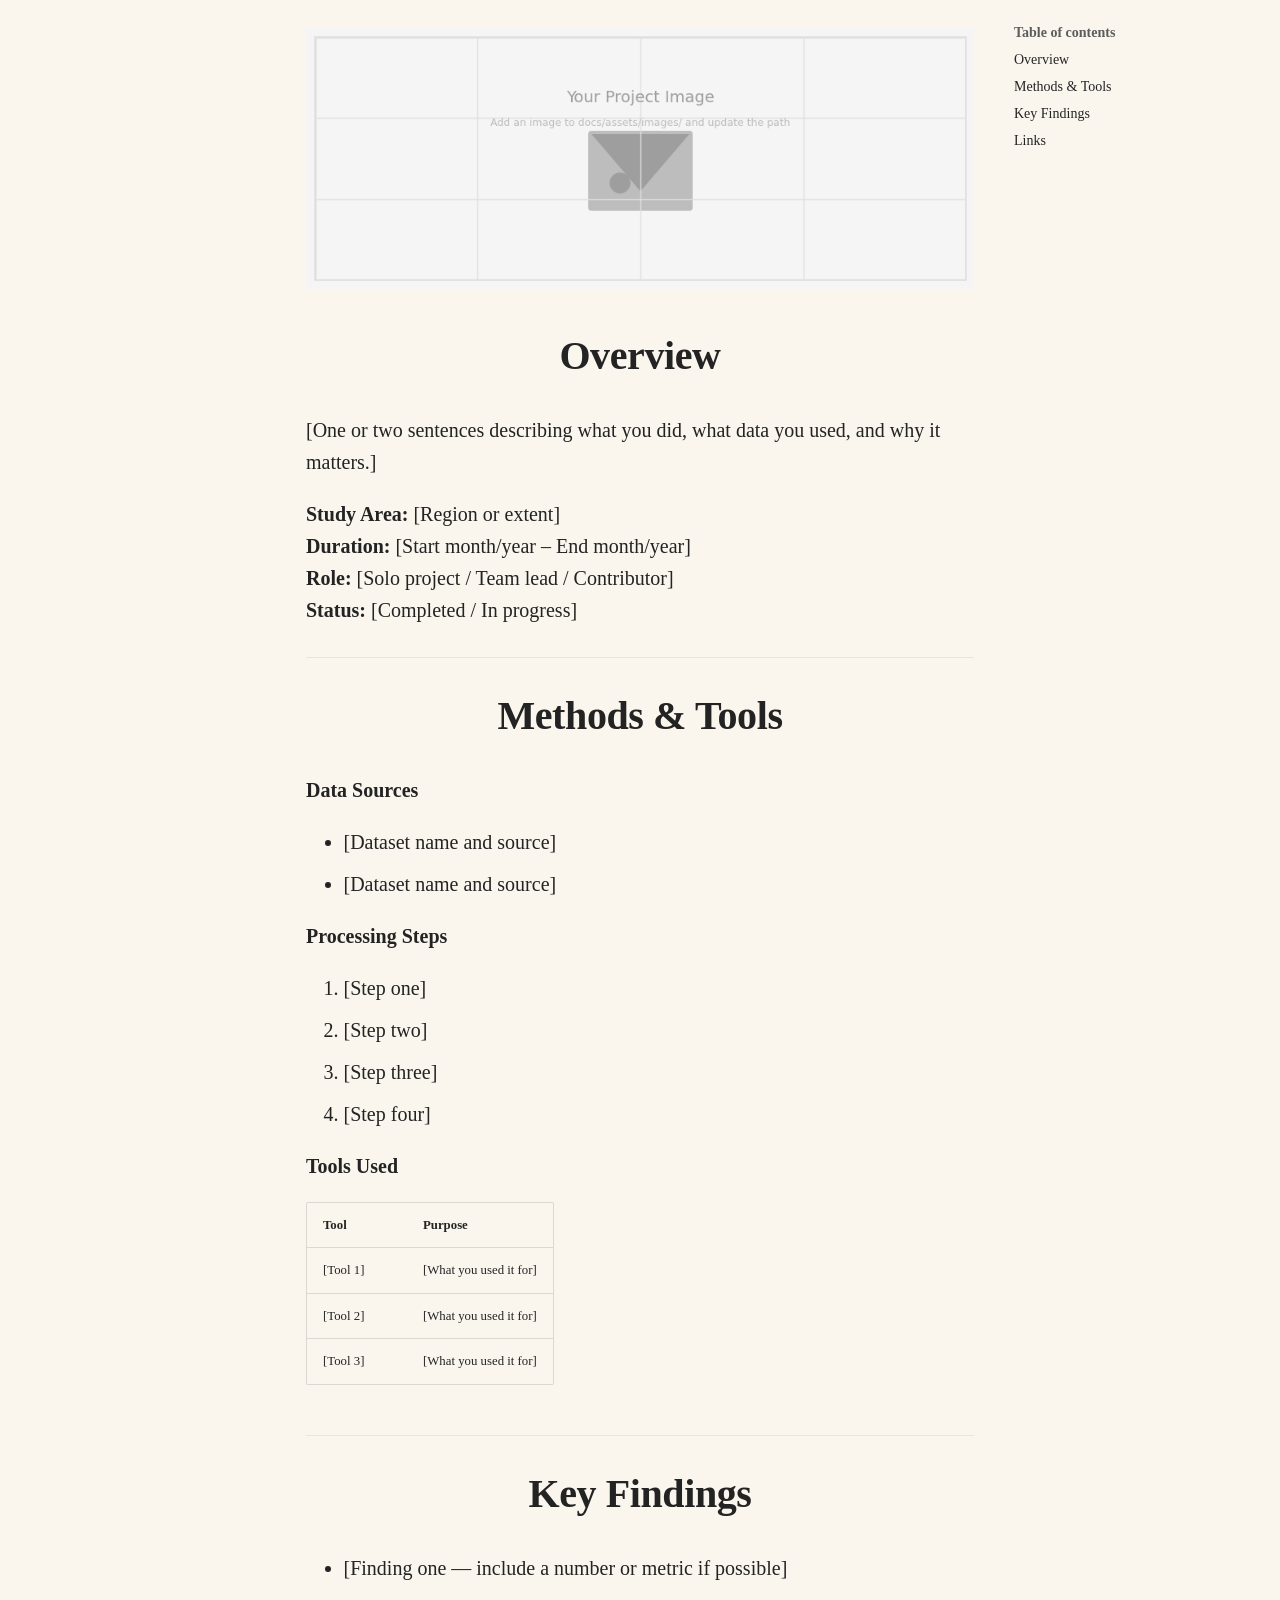
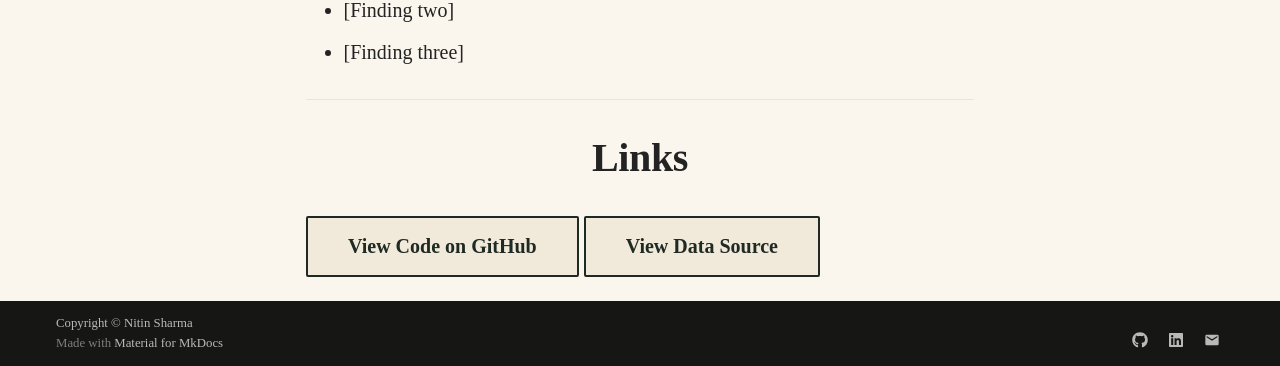
<file: projects/sample-project/index.html>
<!doctype html>
<html lang="en" class="no-js">
  <head>
    
      <meta charset="utf-8">
      <meta name="viewport" content="width=device-width,initial-scale=1">
      
        <meta name="description" content="Portfolio of Nitin Sharma — GIS, Remote Sensing, and Spatial Data Science">
      
      
        <meta name="author" content="Nitin Sharma">
      
      
      
      
      
        
      
      
      <link rel="icon" href="../../assets/images/favicon.png">
      <meta name="generator" content="mkdocs-1.6.1, mkdocs-material-9.7.6">
    
    
      
        <title>Sample project - Nitin Sharma - Portfolio</title>
      
    
    
      <link rel="stylesheet" href="../../assets/stylesheets/main.484c7ddc.min.css">
      
        
        <link rel="stylesheet" href="../../assets/stylesheets/palette.ab4e12ef.min.css">
      
      


    
    
      
    
    
      
        
        
        <link rel="preconnect" href="https://fonts.gstatic.com" crossorigin>
        <link rel="stylesheet" href="https://fonts.googleapis.com/css?family=Roboto:300,300i,400,400i,700,700i%7CRoboto+Mono:400,400i,700,700i&display=fallback">
        <style>:root{--md-text-font:"Roboto";--md-code-font:"Roboto Mono"}</style>
      
    
    
      <link rel="stylesheet" href="../../assets/css/extra.css">
    
    <script>__md_scope=new URL("../..",location),__md_hash=e=>[...e].reduce(((e,_)=>(e<<5)-e+_.charCodeAt(0)),0),__md_get=(e,_=localStorage,t=__md_scope)=>JSON.parse(_.getItem(t.pathname+"."+e)),__md_set=(e,_,t=localStorage,a=__md_scope)=>{try{t.setItem(a.pathname+"."+e,JSON.stringify(_))}catch(e){}}</script>
    
      

    
    
  </head>
  
  
    
    
      
    
    
    
    
    <body dir="ltr" data-md-color-scheme="default" data-md-color-primary="grey" data-md-color-accent="grey">
  
    
    <input class="md-toggle" data-md-toggle="drawer" type="checkbox" id="__drawer" autocomplete="off">
    <input class="md-toggle" data-md-toggle="search" type="checkbox" id="__search" autocomplete="off">
    <label class="md-overlay" for="__drawer"></label>
    <div data-md-component="skip">
      
        
        <a href="#your-project-title" class="md-skip">
          Skip to content
        </a>
      
    </div>
    <div data-md-component="announce">
      
    </div>
    
    
      

<header class="md-header" data-md-component="header">
  <nav class="md-header__inner md-grid" aria-label="Header">
    <a href="../.." title="Nitin Sharma - Portfolio" class="md-header__button md-logo" aria-label="Nitin Sharma - Portfolio" data-md-component="logo">
      
  
  <svg xmlns="http://www.w3.org/2000/svg" viewBox="0 0 24 24"><path d="M17.9 17.39c-.26-.8-1.01-1.39-1.9-1.39h-1v-3a1 1 0 0 0-1-1H8v-2h2a1 1 0 0 0 1-1V7h2a2 2 0 0 0 2-2v-.41a7.984 7.984 0 0 1 2.9 12.8M11 19.93c-3.95-.49-7-3.85-7-7.93 0-.62.08-1.22.21-1.79L9 15v1a2 2 0 0 0 2 2m1-16A10 10 0 0 0 2 12a10 10 0 0 0 10 10 10 10 0 0 0 10-10A10 10 0 0 0 12 2"/></svg>

    </a>
    <label class="md-header__button md-icon" for="__drawer">
      
      <svg xmlns="http://www.w3.org/2000/svg" viewBox="0 0 24 24"><path d="M3 6h18v2H3zm0 5h18v2H3zm0 5h18v2H3z"/></svg>
    </label>
    <div class="md-header__title" data-md-component="header-title">
      <div class="md-header__ellipsis">
        <div class="md-header__topic">
          <span class="md-ellipsis">
            Nitin Sharma - Portfolio
          </span>
        </div>
        <div class="md-header__topic" data-md-component="header-topic">
          <span class="md-ellipsis">
            
              Sample project
            
          </span>
        </div>
      </div>
    </div>
    
      
        <form class="md-header__option" data-md-component="palette">
  
    
    
    
    <input class="md-option" data-md-color-media="" data-md-color-scheme="default" data-md-color-primary="grey" data-md-color-accent="grey"  aria-label="Switch to dark mode"  type="radio" name="__palette" id="__palette_0">
    
      <label class="md-header__button md-icon" title="Switch to dark mode" for="__palette_1" hidden>
        <svg xmlns="http://www.w3.org/2000/svg" viewBox="0 0 24 24"><path d="M12 8a4 4 0 0 0-4 4 4 4 0 0 0 4 4 4 4 0 0 0 4-4 4 4 0 0 0-4-4m0 10a6 6 0 0 1-6-6 6 6 0 0 1 6-6 6 6 0 0 1 6 6 6 6 0 0 1-6 6m8-9.31V4h-4.69L12 .69 8.69 4H4v4.69L.69 12 4 15.31V20h4.69L12 23.31 15.31 20H20v-4.69L23.31 12z"/></svg>
      </label>
    
  
    
    
    
    <input class="md-option" data-md-color-media="" data-md-color-scheme="slate" data-md-color-primary="grey" data-md-color-accent="grey"  aria-label="Switch to light mode"  type="radio" name="__palette" id="__palette_1">
    
      <label class="md-header__button md-icon" title="Switch to light mode" for="__palette_0" hidden>
        <svg xmlns="http://www.w3.org/2000/svg" viewBox="0 0 24 24"><path d="M12 18c-.89 0-1.74-.2-2.5-.55C11.56 16.5 13 14.42 13 12s-1.44-4.5-3.5-5.45C10.26 6.2 11.11 6 12 6a6 6 0 0 1 6 6 6 6 0 0 1-6 6m8-9.31V4h-4.69L12 .69 8.69 4H4v4.69L.69 12 4 15.31V20h4.69L12 23.31 15.31 20H20v-4.69L23.31 12z"/></svg>
      </label>
    
  
</form>
      
    
    
      <script>var palette=__md_get("__palette");if(palette&&palette.color){if("(prefers-color-scheme)"===palette.color.media){var media=matchMedia("(prefers-color-scheme: light)"),input=document.querySelector(media.matches?"[data-md-color-media='(prefers-color-scheme: light)']":"[data-md-color-media='(prefers-color-scheme: dark)']");palette.color.media=input.getAttribute("data-md-color-media"),palette.color.scheme=input.getAttribute("data-md-color-scheme"),palette.color.primary=input.getAttribute("data-md-color-primary"),palette.color.accent=input.getAttribute("data-md-color-accent")}for(var[key,value]of Object.entries(palette.color))document.body.setAttribute("data-md-color-"+key,value)}</script>
    
    
    
      
      
        <label class="md-header__button md-icon" for="__search">
          
          <svg xmlns="http://www.w3.org/2000/svg" viewBox="0 0 24 24"><path d="M9.5 3A6.5 6.5 0 0 1 16 9.5c0 1.61-.59 3.09-1.56 4.23l.27.27h.79l5 5-1.5 1.5-5-5v-.79l-.27-.27A6.52 6.52 0 0 1 9.5 16 6.5 6.5 0 0 1 3 9.5 6.5 6.5 0 0 1 9.5 3m0 2C7 5 5 7 5 9.5S7 14 9.5 14 14 12 14 9.5 12 5 9.5 5"/></svg>
        </label>
        <div class="md-search" data-md-component="search" role="dialog">
  <label class="md-search__overlay" for="__search"></label>
  <div class="md-search__inner" role="search">
    <form class="md-search__form" name="search">
      <input type="text" class="md-search__input" name="query" aria-label="Search" placeholder="Search" autocapitalize="off" autocorrect="off" autocomplete="off" spellcheck="false" data-md-component="search-query" required>
      <label class="md-search__icon md-icon" for="__search">
        
        <svg xmlns="http://www.w3.org/2000/svg" viewBox="0 0 24 24"><path d="M9.5 3A6.5 6.5 0 0 1 16 9.5c0 1.61-.59 3.09-1.56 4.23l.27.27h.79l5 5-1.5 1.5-5-5v-.79l-.27-.27A6.52 6.52 0 0 1 9.5 16 6.5 6.5 0 0 1 3 9.5 6.5 6.5 0 0 1 9.5 3m0 2C7 5 5 7 5 9.5S7 14 9.5 14 14 12 14 9.5 12 5 9.5 5"/></svg>
        
        <svg xmlns="http://www.w3.org/2000/svg" viewBox="0 0 24 24"><path d="M20 11v2H8l5.5 5.5-1.42 1.42L4.16 12l7.92-7.92L13.5 5.5 8 11z"/></svg>
      </label>
      <nav class="md-search__options" aria-label="Search">
        
        <button type="reset" class="md-search__icon md-icon" title="Clear" aria-label="Clear" tabindex="-1">
          
          <svg xmlns="http://www.w3.org/2000/svg" viewBox="0 0 24 24"><path d="M19 6.41 17.59 5 12 10.59 6.41 5 5 6.41 10.59 12 5 17.59 6.41 19 12 13.41 17.59 19 19 17.59 13.41 12z"/></svg>
        </button>
      </nav>
      
    </form>
    <div class="md-search__output">
      <div class="md-search__scrollwrap" tabindex="0" data-md-scrollfix>
        <div class="md-search-result" data-md-component="search-result">
          <div class="md-search-result__meta">
            Initializing search
          </div>
          <ol class="md-search-result__list" role="presentation"></ol>
        </div>
      </div>
    </div>
  </div>
</div>
      
    
    
  </nav>
  
</header>
    
    <div class="md-container" data-md-component="container">
      
      
        
          
            
<nav class="md-tabs" aria-label="Tabs" data-md-component="tabs">
  <div class="md-grid">
    <ul class="md-tabs__list">
      
        
  
  
  
  
    <li class="md-tabs__item">
      <a href="../.." class="md-tabs__link">
        
  
  
    
  
  Home

      </a>
    </li>
  

      
    </ul>
  </div>
</nav>
          
        
      
      <main class="md-main" data-md-component="main">
        <div class="md-main__inner md-grid">
          
            
              
              <div class="md-sidebar md-sidebar--primary" data-md-component="sidebar" data-md-type="navigation" >
                <div class="md-sidebar__scrollwrap">
                  <div class="md-sidebar__inner">
                    


  


<nav class="md-nav md-nav--primary md-nav--lifted" aria-label="Navigation" data-md-level="0">
  <label class="md-nav__title" for="__drawer">
    <a href="../.." title="Nitin Sharma - Portfolio" class="md-nav__button md-logo" aria-label="Nitin Sharma - Portfolio" data-md-component="logo">
      
  
  <svg xmlns="http://www.w3.org/2000/svg" viewBox="0 0 24 24"><path d="M17.9 17.39c-.26-.8-1.01-1.39-1.9-1.39h-1v-3a1 1 0 0 0-1-1H8v-2h2a1 1 0 0 0 1-1V7h2a2 2 0 0 0 2-2v-.41a7.984 7.984 0 0 1 2.9 12.8M11 19.93c-3.95-.49-7-3.85-7-7.93 0-.62.08-1.22.21-1.79L9 15v1a2 2 0 0 0 2 2m1-16A10 10 0 0 0 2 12a10 10 0 0 0 10 10 10 10 0 0 0 10-10A10 10 0 0 0 12 2"/></svg>

    </a>
    Nitin Sharma - Portfolio
  </label>
  
  <ul class="md-nav__list" data-md-scrollfix>
    
      
      
  
  
  
  
    <li class="md-nav__item">
      <a href="../.." class="md-nav__link">
        
  
  
  <span class="md-ellipsis">
    
  
    Home
  

    
  </span>
  
  

      </a>
    </li>
  

    
  </ul>
</nav>
                  </div>
                </div>
              </div>
            
            
              
              <div class="md-sidebar md-sidebar--secondary" data-md-component="sidebar" data-md-type="toc" >
                <div class="md-sidebar__scrollwrap">
                  <div class="md-sidebar__inner">
                    

<nav class="md-nav md-nav--secondary" aria-label="Table of contents">
  
  
  
    
  
  
    <label class="md-nav__title" for="__toc">
      <span class="md-nav__icon md-icon"></span>
      Table of contents
    </label>
    <ul class="md-nav__list" data-md-component="toc" data-md-scrollfix>
      
        <li class="md-nav__item">
  <a href="#overview" class="md-nav__link">
    <span class="md-ellipsis">
      
        Overview
      
    </span>
  </a>
  
</li>
      
        <li class="md-nav__item">
  <a href="#methods-tools" class="md-nav__link">
    <span class="md-ellipsis">
      
        Methods &amp; Tools
      
    </span>
  </a>
  
</li>
      
        <li class="md-nav__item">
  <a href="#key-findings" class="md-nav__link">
    <span class="md-ellipsis">
      
        Key Findings
      
    </span>
  </a>
  
</li>
      
        <li class="md-nav__item">
  <a href="#links" class="md-nav__link">
    <span class="md-ellipsis">
      
        Links
      
    </span>
  </a>
  
</li>
      
    </ul>
  
</nav>
                  </div>
                </div>
              </div>
            
          
          
            <div class="md-content" data-md-component="content">
              
              <article class="md-content__inner md-typeset">
                
                  



<!--
CHECKLIST FOR THIS PAGE (copy this file for each new project):
- [ ] Replace [YOUR PROJECT TITLE] with your project title
- [ ] Replace the hero image with your own (add to docs/assets/images/)
- [ ] Update the Overview section
- [ ] Update the Methods & Tools section
- [ ] Update the Key Findings section
- [ ] Update the Links section
- [ ] Add a card for this project on docs/projects/index.md
- [ ] Add a nav entry in mkdocs.yml
-->

<h1 id="your-project-title">[YOUR PROJECT TITLE]</h1>
<p><img alt="Project overview image" src="../../assets/images/placeholder-project.png" /></p>
<h2 id="overview">Overview</h2>
<p>[One or two sentences describing what you did, what data you used, and why it matters.]</p>
<p><strong>Study Area:</strong> [Region or extent]<br />
<strong>Duration:</strong> [Start month/year – End month/year]<br />
<strong>Role:</strong> [Solo project / Team lead / Contributor]<br />
<strong>Status:</strong> [Completed / In progress]</p>
<hr />
<h2 id="methods-tools">Methods &amp; Tools</h2>
<p><strong>Data Sources</strong></p>
<ul>
<li>[Dataset name and source]</li>
<li>[Dataset name and source]</li>
</ul>
<p><strong>Processing Steps</strong></p>
<ol>
<li>[Step one]</li>
<li>[Step two]</li>
<li>[Step three]</li>
<li>[Step four]</li>
</ol>
<p><strong>Tools Used</strong></p>
<table>
<thead>
<tr>
<th>Tool</th>
<th>Purpose</th>
</tr>
</thead>
<tbody>
<tr>
<td>[Tool 1]</td>
<td>[What you used it for]</td>
</tr>
<tr>
<td>[Tool 2]</td>
<td>[What you used it for]</td>
</tr>
<tr>
<td>[Tool 3]</td>
<td>[What you used it for]</td>
</tr>
</tbody>
</table>
<hr />
<h2 id="key-findings">Key Findings</h2>
<ul>
<li>[Finding one — include a number or metric if possible]</li>
<li>[Finding two]</li>
<li>[Finding three]</li>
</ul>
<hr />
<h2 id="links">Links</h2>
<p><a class="md-button" href="https://github.com/[YOUR-GITHUB-USERNAME]/[YOUR-REPO-NAME]">View Code on GitHub</a>
<a class="md-button" href="https://example.com">View Data Source</a></p>












                
              </article>
            </div>
          
          
<script>var target=document.getElementById(location.hash.slice(1));target&&target.name&&(target.checked=target.name.startsWith("__tabbed_"))</script>
        </div>
        
          <button type="button" class="md-top md-icon" data-md-component="top" hidden>
  
  <svg xmlns="http://www.w3.org/2000/svg" viewBox="0 0 24 24"><path d="M13 20h-2V8l-5.5 5.5-1.42-1.42L12 4.16l7.92 7.92-1.42 1.42L13 8z"/></svg>
  Back to top
</button>
        
      </main>
      
        <footer class="md-footer">
  
  <div class="md-footer-meta md-typeset">
    <div class="md-footer-meta__inner md-grid">
      <div class="md-copyright">
  
    <div class="md-copyright__highlight">
      Copyright &copy; Nitin Sharma
    </div>
  
  
    Made with
    <a href="https://squidfunk.github.io/mkdocs-material/" target="_blank" rel="noopener">
      Material for MkDocs
    </a>
  
</div>
      
        
<div class="md-social">
  
    
    
    
    
      
      
    
    <a href="https://github.com/nitin18geo" target="_blank" rel="noopener" title="github.com" class="md-social__link">
      <svg xmlns="http://www.w3.org/2000/svg" viewBox="0 0 512 512"><!--! Font Awesome Free 7.1.0 by @fontawesome - https://fontawesome.com License - https://fontawesome.com/license/free (Icons: CC BY 4.0, Fonts: SIL OFL 1.1, Code: MIT License) Copyright 2025 Fonticons, Inc.--><path d="M173.9 397.4c0 2-2.3 3.6-5.2 3.6-3.3.3-5.6-1.3-5.6-3.6 0-2 2.3-3.6 5.2-3.6 3-.3 5.6 1.3 5.6 3.6m-31.1-4.5c-.7 2 1.3 4.3 4.3 4.9 2.6 1 5.6 0 6.2-2s-1.3-4.3-4.3-5.2c-2.6-.7-5.5.3-6.2 2.3m44.2-1.7c-2.9.7-4.9 2.6-4.6 4.9.3 2 2.9 3.3 5.9 2.6 2.9-.7 4.9-2.6 4.6-4.6-.3-1.9-3-3.2-5.9-2.9M252.8 8C114.1 8 8 113.3 8 252c0 110.9 69.8 205.8 169.5 239.2 12.8 2.3 17.3-5.6 17.3-12.1 0-6.2-.3-40.4-.3-61.4 0 0-70 15-84.7-29.8 0 0-11.4-29.1-27.8-36.6 0 0-22.9-15.7 1.6-15.4 0 0 24.9 2 38.6 25.8 21.9 38.6 58.6 27.5 72.9 20.9 2.3-16 8.8-27.1 16-33.7-55.9-6.2-112.3-14.3-112.3-110.5 0-27.5 7.6-41.3 23.6-58.9-2.6-6.5-11.1-33.3 2.6-67.9 20.9-6.5 69 27 69 27 20-5.6 41.5-8.5 62.8-8.5s42.8 2.9 62.8 8.5c0 0 48.1-33.6 69-27 13.7 34.7 5.2 61.4 2.6 67.9 16 17.7 25.8 31.5 25.8 58.9 0 96.5-58.9 104.2-114.8 110.5 9.2 7.9 17 22.9 17 46.4 0 33.7-.3 75.4-.3 83.6 0 6.5 4.6 14.4 17.3 12.1C436.2 457.8 504 362.9 504 252 504 113.3 391.5 8 252.8 8M105.2 352.9c-1.3 1-1 3.3.7 5.2 1.6 1.6 3.9 2.3 5.2 1 1.3-1 1-3.3-.7-5.2-1.6-1.6-3.9-2.3-5.2-1m-10.8-8.1c-.7 1.3.3 2.9 2.3 3.9 1.6 1 3.6.7 4.3-.7.7-1.3-.3-2.9-2.3-3.9-2-.6-3.6-.3-4.3.7m32.4 35.6c-1.6 1.3-1 4.3 1.3 6.2 2.3 2.3 5.2 2.6 6.5 1 1.3-1.3.7-4.3-1.3-6.2-2.2-2.3-5.2-2.6-6.5-1m-11.4-14.7c-1.6 1-1.6 3.6 0 5.9s4.3 3.3 5.6 2.3c1.6-1.3 1.6-3.9 0-6.2-1.4-2.3-4-3.3-5.6-2"/></svg>
    </a>
  
    
    
    
    
      
      
    
    <a href="https://linkedin.com/in/nitingeology" target="_blank" rel="noopener" title="linkedin.com" class="md-social__link">
      <svg xmlns="http://www.w3.org/2000/svg" viewBox="0 0 448 512"><!--! Font Awesome Free 7.1.0 by @fontawesome - https://fontawesome.com License - https://fontawesome.com/license/free (Icons: CC BY 4.0, Fonts: SIL OFL 1.1, Code: MIT License) Copyright 2025 Fonticons, Inc.--><path d="M416 32H31.9C14.3 32 0 46.5 0 64.3v383.4C0 465.5 14.3 480 31.9 480H416c17.6 0 32-14.5 32-32.3V64.3c0-17.8-14.4-32.3-32-32.3M135.4 416H69V202.2h66.5V416zM102.2 96a38.5 38.5 0 1 1 0 77 38.5 38.5 0 1 1 0-77m282.1 320h-66.4V312c0-24.8-.5-56.7-34.5-56.7-34.6 0-39.9 27-39.9 54.9V416h-66.4V202.2h63.7v29.2h.9c8.9-16.8 30.6-34.5 62.9-34.5 67.2 0 79.7 44.3 79.7 101.9z"/></svg>
    </a>
  
    
    
    
    
    <a href="mailto:nitin18geo@gmail.com" target="_blank" rel="noopener" title="" class="md-social__link">
      <svg xmlns="http://www.w3.org/2000/svg" viewBox="0 0 24 24"><path d="m20 8-8 5-8-5V6l8 5 8-5m0-2H4c-1.11 0-2 .89-2 2v12a2 2 0 0 0 2 2h16a2 2 0 0 0 2-2V6a2 2 0 0 0-2-2"/></svg>
    </a>
  
</div>
      
    </div>
  </div>
</footer>
      
    </div>
    <div class="md-dialog" data-md-component="dialog">
      <div class="md-dialog__inner md-typeset"></div>
    </div>
    
    
    
      
      
      <script id="__config" type="application/json">{"annotate": null, "base": "../..", "features": ["navigation.tabs", "navigation.top", "content.code.copy"], "search": "../../assets/javascripts/workers/search.2c215733.min.js", "tags": null, "translations": {"clipboard.copied": "Copied to clipboard", "clipboard.copy": "Copy to clipboard", "search.result.more.one": "1 more on this page", "search.result.more.other": "# more on this page", "search.result.none": "No matching documents", "search.result.one": "1 matching document", "search.result.other": "# matching documents", "search.result.placeholder": "Type to start searching", "search.result.term.missing": "Missing", "select.version": "Select version"}, "version": null}</script>
    
    
      <script src="../../assets/javascripts/bundle.79ae519e.min.js"></script>
      
    
  </body>
</html>
</file>
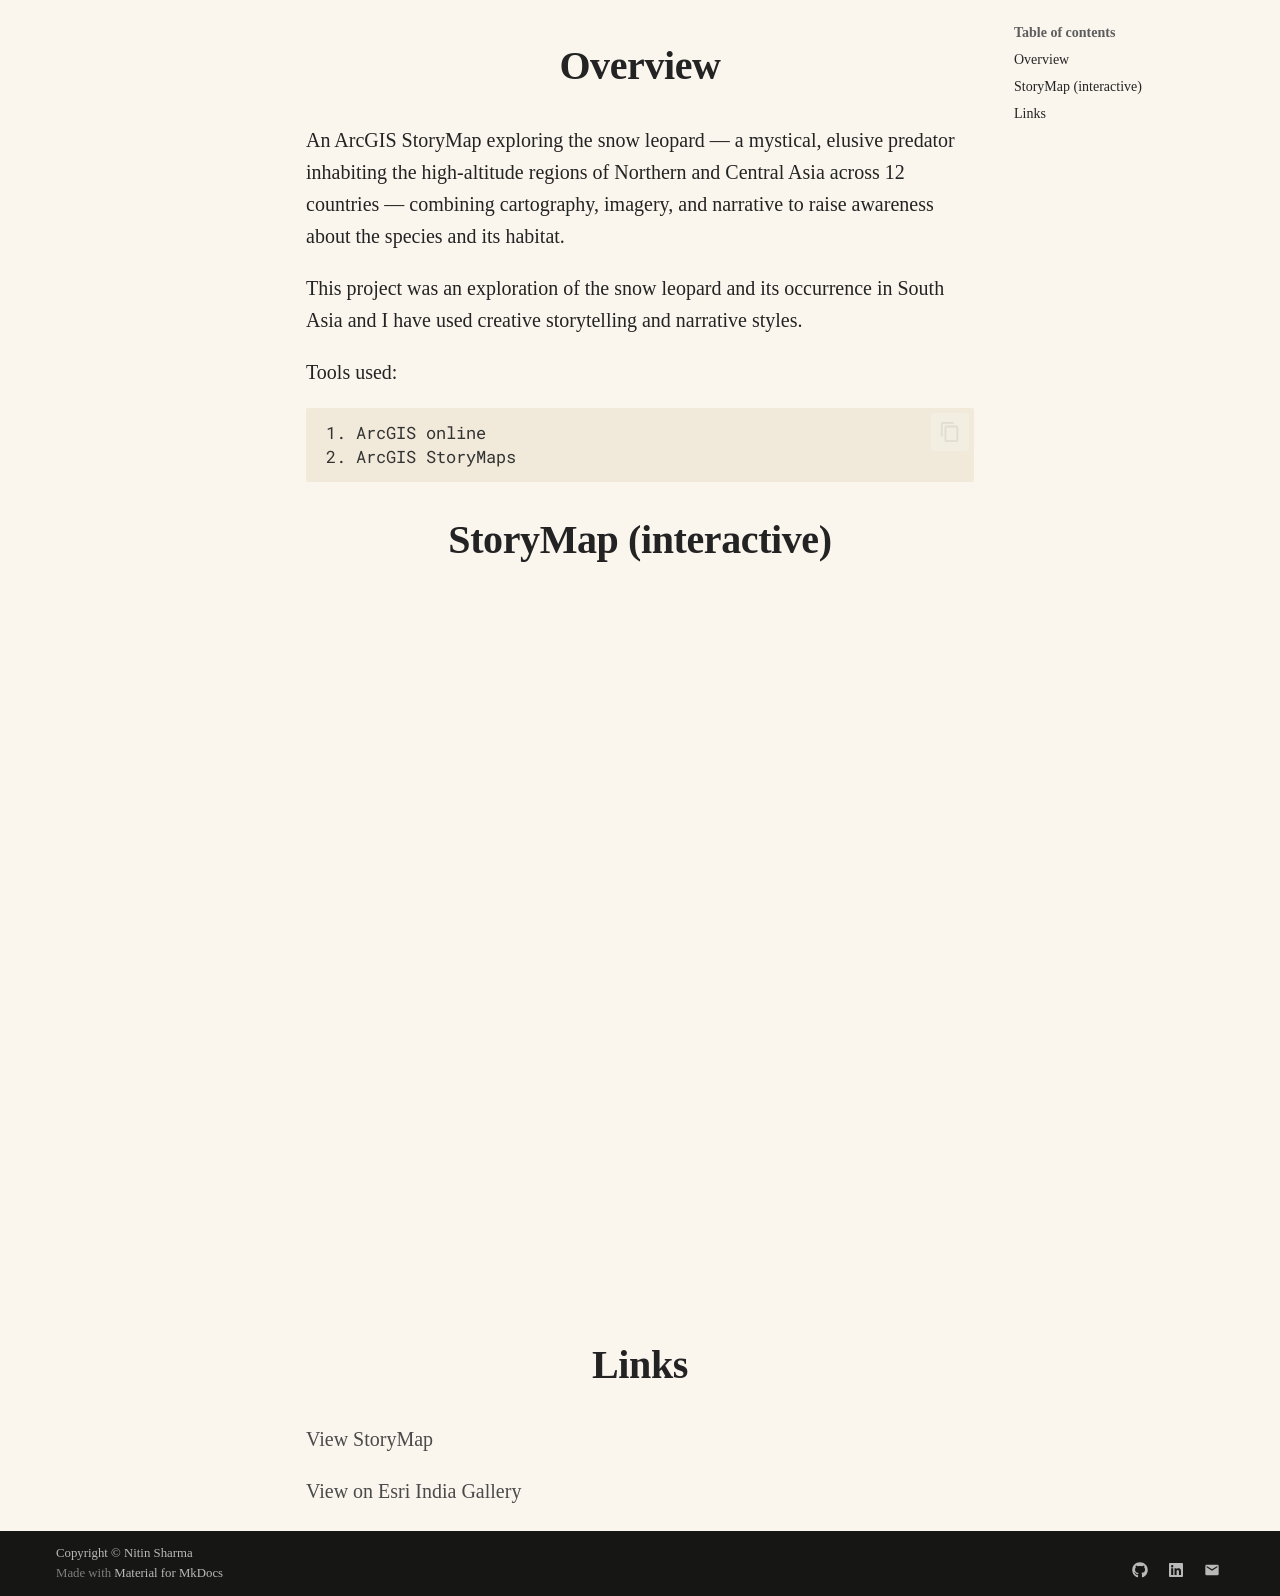
<file: projects/StoryMaps_contest/index.html>
<!doctype html>
<html lang="en" class="no-js">
  <head>
    
      <meta charset="utf-8">
      <meta name="viewport" content="width=device-width,initial-scale=1">
      
        <meta name="description" content="Portfolio of Nitin Sharma — GIS, Remote Sensing, and Spatial Data Science">
      
      
        <meta name="author" content="Nitin Sharma">
      
      
      
      
      
        
      
      
      <link rel="icon" href="../../assets/images/favicon.png">
      <meta name="generator" content="mkdocs-1.6.1, mkdocs-material-9.7.6">
    
    
      
        <title>StoryMaps contest - Nitin Sharma - Portfolio</title>
      
    
    
      <link rel="stylesheet" href="../../assets/stylesheets/main.484c7ddc.min.css">
      
        
        <link rel="stylesheet" href="../../assets/stylesheets/palette.ab4e12ef.min.css">
      
      


    
    
      
    
    
      
        
        
        <link rel="preconnect" href="https://fonts.gstatic.com" crossorigin>
        <link rel="stylesheet" href="https://fonts.googleapis.com/css?family=Roboto:300,300i,400,400i,700,700i%7CRoboto+Mono:400,400i,700,700i&display=fallback">
        <style>:root{--md-text-font:"Roboto";--md-code-font:"Roboto Mono"}</style>
      
    
    
      <link rel="stylesheet" href="../../assets/css/extra.css">
    
    <script>__md_scope=new URL("../..",location),__md_hash=e=>[...e].reduce(((e,_)=>(e<<5)-e+_.charCodeAt(0)),0),__md_get=(e,_=localStorage,t=__md_scope)=>JSON.parse(_.getItem(t.pathname+"."+e)),__md_set=(e,_,t=localStorage,a=__md_scope)=>{try{t.setItem(a.pathname+"."+e,JSON.stringify(_))}catch(e){}}</script>
    
      

    
    
  </head>
  
  
    
    
      
    
    
    
    
    <body dir="ltr" data-md-color-scheme="default" data-md-color-primary="grey" data-md-color-accent="grey">
  
    
    <input class="md-toggle" data-md-toggle="drawer" type="checkbox" id="__drawer" autocomplete="off">
    <input class="md-toggle" data-md-toggle="search" type="checkbox" id="__search" autocomplete="off">
    <label class="md-overlay" for="__drawer"></label>
    <div data-md-component="skip">
      
        
        <a href="#ghost-of-the-mountains-in-search-of-the-elusive-snow-leopard" class="md-skip">
          Skip to content
        </a>
      
    </div>
    <div data-md-component="announce">
      
    </div>
    
    
      

<header class="md-header" data-md-component="header">
  <nav class="md-header__inner md-grid" aria-label="Header">
    <a href="../.." title="Nitin Sharma - Portfolio" class="md-header__button md-logo" aria-label="Nitin Sharma - Portfolio" data-md-component="logo">
      
  
  <svg xmlns="http://www.w3.org/2000/svg" viewBox="0 0 24 24"><path d="M17.9 17.39c-.26-.8-1.01-1.39-1.9-1.39h-1v-3a1 1 0 0 0-1-1H8v-2h2a1 1 0 0 0 1-1V7h2a2 2 0 0 0 2-2v-.41a7.984 7.984 0 0 1 2.9 12.8M11 19.93c-3.95-.49-7-3.85-7-7.93 0-.62.08-1.22.21-1.79L9 15v1a2 2 0 0 0 2 2m1-16A10 10 0 0 0 2 12a10 10 0 0 0 10 10 10 10 0 0 0 10-10A10 10 0 0 0 12 2"/></svg>

    </a>
    <label class="md-header__button md-icon" for="__drawer">
      
      <svg xmlns="http://www.w3.org/2000/svg" viewBox="0 0 24 24"><path d="M3 6h18v2H3zm0 5h18v2H3zm0 5h18v2H3z"/></svg>
    </label>
    <div class="md-header__title" data-md-component="header-title">
      <div class="md-header__ellipsis">
        <div class="md-header__topic">
          <span class="md-ellipsis">
            Nitin Sharma - Portfolio
          </span>
        </div>
        <div class="md-header__topic" data-md-component="header-topic">
          <span class="md-ellipsis">
            
              StoryMaps contest
            
          </span>
        </div>
      </div>
    </div>
    
      
        <form class="md-header__option" data-md-component="palette">
  
    
    
    
    <input class="md-option" data-md-color-media="" data-md-color-scheme="default" data-md-color-primary="grey" data-md-color-accent="grey"  aria-label="Switch to dark mode"  type="radio" name="__palette" id="__palette_0">
    
      <label class="md-header__button md-icon" title="Switch to dark mode" for="__palette_1" hidden>
        <svg xmlns="http://www.w3.org/2000/svg" viewBox="0 0 24 24"><path d="M12 8a4 4 0 0 0-4 4 4 4 0 0 0 4 4 4 4 0 0 0 4-4 4 4 0 0 0-4-4m0 10a6 6 0 0 1-6-6 6 6 0 0 1 6-6 6 6 0 0 1 6 6 6 6 0 0 1-6 6m8-9.31V4h-4.69L12 .69 8.69 4H4v4.69L.69 12 4 15.31V20h4.69L12 23.31 15.31 20H20v-4.69L23.31 12z"/></svg>
      </label>
    
  
    
    
    
    <input class="md-option" data-md-color-media="" data-md-color-scheme="slate" data-md-color-primary="grey" data-md-color-accent="grey"  aria-label="Switch to light mode"  type="radio" name="__palette" id="__palette_1">
    
      <label class="md-header__button md-icon" title="Switch to light mode" for="__palette_0" hidden>
        <svg xmlns="http://www.w3.org/2000/svg" viewBox="0 0 24 24"><path d="M12 18c-.89 0-1.74-.2-2.5-.55C11.56 16.5 13 14.42 13 12s-1.44-4.5-3.5-5.45C10.26 6.2 11.11 6 12 6a6 6 0 0 1 6 6 6 6 0 0 1-6 6m8-9.31V4h-4.69L12 .69 8.69 4H4v4.69L.69 12 4 15.31V20h4.69L12 23.31 15.31 20H20v-4.69L23.31 12z"/></svg>
      </label>
    
  
</form>
      
    
    
      <script>var palette=__md_get("__palette");if(palette&&palette.color){if("(prefers-color-scheme)"===palette.color.media){var media=matchMedia("(prefers-color-scheme: light)"),input=document.querySelector(media.matches?"[data-md-color-media='(prefers-color-scheme: light)']":"[data-md-color-media='(prefers-color-scheme: dark)']");palette.color.media=input.getAttribute("data-md-color-media"),palette.color.scheme=input.getAttribute("data-md-color-scheme"),palette.color.primary=input.getAttribute("data-md-color-primary"),palette.color.accent=input.getAttribute("data-md-color-accent")}for(var[key,value]of Object.entries(palette.color))document.body.setAttribute("data-md-color-"+key,value)}</script>
    
    
    
      
      
        <label class="md-header__button md-icon" for="__search">
          
          <svg xmlns="http://www.w3.org/2000/svg" viewBox="0 0 24 24"><path d="M9.5 3A6.5 6.5 0 0 1 16 9.5c0 1.61-.59 3.09-1.56 4.23l.27.27h.79l5 5-1.5 1.5-5-5v-.79l-.27-.27A6.52 6.52 0 0 1 9.5 16 6.5 6.5 0 0 1 3 9.5 6.5 6.5 0 0 1 9.5 3m0 2C7 5 5 7 5 9.5S7 14 9.5 14 14 12 14 9.5 12 5 9.5 5"/></svg>
        </label>
        <div class="md-search" data-md-component="search" role="dialog">
  <label class="md-search__overlay" for="__search"></label>
  <div class="md-search__inner" role="search">
    <form class="md-search__form" name="search">
      <input type="text" class="md-search__input" name="query" aria-label="Search" placeholder="Search" autocapitalize="off" autocorrect="off" autocomplete="off" spellcheck="false" data-md-component="search-query" required>
      <label class="md-search__icon md-icon" for="__search">
        
        <svg xmlns="http://www.w3.org/2000/svg" viewBox="0 0 24 24"><path d="M9.5 3A6.5 6.5 0 0 1 16 9.5c0 1.61-.59 3.09-1.56 4.23l.27.27h.79l5 5-1.5 1.5-5-5v-.79l-.27-.27A6.52 6.52 0 0 1 9.5 16 6.5 6.5 0 0 1 3 9.5 6.5 6.5 0 0 1 9.5 3m0 2C7 5 5 7 5 9.5S7 14 9.5 14 14 12 14 9.5 12 5 9.5 5"/></svg>
        
        <svg xmlns="http://www.w3.org/2000/svg" viewBox="0 0 24 24"><path d="M20 11v2H8l5.5 5.5-1.42 1.42L4.16 12l7.92-7.92L13.5 5.5 8 11z"/></svg>
      </label>
      <nav class="md-search__options" aria-label="Search">
        
        <button type="reset" class="md-search__icon md-icon" title="Clear" aria-label="Clear" tabindex="-1">
          
          <svg xmlns="http://www.w3.org/2000/svg" viewBox="0 0 24 24"><path d="M19 6.41 17.59 5 12 10.59 6.41 5 5 6.41 10.59 12 5 17.59 6.41 19 12 13.41 17.59 19 19 17.59 13.41 12z"/></svg>
        </button>
      </nav>
      
    </form>
    <div class="md-search__output">
      <div class="md-search__scrollwrap" tabindex="0" data-md-scrollfix>
        <div class="md-search-result" data-md-component="search-result">
          <div class="md-search-result__meta">
            Initializing search
          </div>
          <ol class="md-search-result__list" role="presentation"></ol>
        </div>
      </div>
    </div>
  </div>
</div>
      
    
    
  </nav>
  
</header>
    
    <div class="md-container" data-md-component="container">
      
      
        
          
            
<nav class="md-tabs" aria-label="Tabs" data-md-component="tabs">
  <div class="md-grid">
    <ul class="md-tabs__list">
      
        
  
  
  
  
    <li class="md-tabs__item">
      <a href="../.." class="md-tabs__link">
        
  
  
    
  
  Home

      </a>
    </li>
  

      
    </ul>
  </div>
</nav>
          
        
      
      <main class="md-main" data-md-component="main">
        <div class="md-main__inner md-grid">
          
            
              
              <div class="md-sidebar md-sidebar--primary" data-md-component="sidebar" data-md-type="navigation" >
                <div class="md-sidebar__scrollwrap">
                  <div class="md-sidebar__inner">
                    


  


<nav class="md-nav md-nav--primary md-nav--lifted" aria-label="Navigation" data-md-level="0">
  <label class="md-nav__title" for="__drawer">
    <a href="../.." title="Nitin Sharma - Portfolio" class="md-nav__button md-logo" aria-label="Nitin Sharma - Portfolio" data-md-component="logo">
      
  
  <svg xmlns="http://www.w3.org/2000/svg" viewBox="0 0 24 24"><path d="M17.9 17.39c-.26-.8-1.01-1.39-1.9-1.39h-1v-3a1 1 0 0 0-1-1H8v-2h2a1 1 0 0 0 1-1V7h2a2 2 0 0 0 2-2v-.41a7.984 7.984 0 0 1 2.9 12.8M11 19.93c-3.95-.49-7-3.85-7-7.93 0-.62.08-1.22.21-1.79L9 15v1a2 2 0 0 0 2 2m1-16A10 10 0 0 0 2 12a10 10 0 0 0 10 10 10 10 0 0 0 10-10A10 10 0 0 0 12 2"/></svg>

    </a>
    Nitin Sharma - Portfolio
  </label>
  
  <ul class="md-nav__list" data-md-scrollfix>
    
      
      
  
  
  
  
    <li class="md-nav__item">
      <a href="../.." class="md-nav__link">
        
  
  
  <span class="md-ellipsis">
    
  
    Home
  

    
  </span>
  
  

      </a>
    </li>
  

    
  </ul>
</nav>
                  </div>
                </div>
              </div>
            
            
              
              <div class="md-sidebar md-sidebar--secondary" data-md-component="sidebar" data-md-type="toc" >
                <div class="md-sidebar__scrollwrap">
                  <div class="md-sidebar__inner">
                    

<nav class="md-nav md-nav--secondary" aria-label="Table of contents">
  
  
  
    
  
  
    <label class="md-nav__title" for="__toc">
      <span class="md-nav__icon md-icon"></span>
      Table of contents
    </label>
    <ul class="md-nav__list" data-md-component="toc" data-md-scrollfix>
      
        <li class="md-nav__item">
  <a href="#overview" class="md-nav__link">
    <span class="md-ellipsis">
      
        Overview
      
    </span>
  </a>
  
</li>
      
        <li class="md-nav__item">
  <a href="#storymap-interactive" class="md-nav__link">
    <span class="md-ellipsis">
      
        StoryMap (interactive)
      
    </span>
  </a>
  
</li>
      
        <li class="md-nav__item">
  <a href="#links" class="md-nav__link">
    <span class="md-ellipsis">
      
        Links
      
    </span>
  </a>
  
</li>
      
    </ul>
  
</nav>
                  </div>
                </div>
              </div>
            
          
          
            <div class="md-content" data-md-component="content">
              
              <article class="md-content__inner md-typeset">
                
                  



<!--
CHECKLIST FOR THIS PAGE (copy this file for each new project):
- [ ] Replace [YOUR PROJECT TITLE] with your project title
- [ ] Replace the hero image with your own (add to docs/assets/images/)
- [ ] Update the Overview section
- [ ] Update the Methods & Tools section
- [ ] Update the Key Findings section
- [ ] Update the Links section
- [ ] Add a card for this project on docs/projects/index.md
- [ ] Add a nav entry in mkdocs.yml
-->

<h1 id="ghost-of-the-mountains-in-search-of-the-elusive-snow-leopard">Ghost of the Mountains: In Search of the Elusive Snow Leopard</h1>
<h2 id="overview">Overview</h2>
<p>An ArcGIS StoryMap exploring the snow leopard — a mystical, elusive predator inhabiting the high-altitude regions of Northern and Central Asia across 12 countries — combining cartography, imagery, and narrative to raise awareness about the species and its habitat. </p>
<p>This project was an exploration of the snow leopard and its occurrence in South Asia and I have used creative storytelling and narrative styles.</p>
<p>Tools used: </p>
<pre><code>1. ArcGIS online
2. ArcGIS StoryMaps
</code></pre>
<h2 id="storymap-interactive">StoryMap (interactive)</h2>
<iframe src="https://storymaps.arcgis.com/stories/610412ba414e4a27b826284994a1f5e5?embed" width="100%" height="700" frameborder="0" allowfullscreen allow="geolocation"></iframe>

<h2 id="links">Links</h2>
<p><a href="https://storymaps.arcgis.com/stories/610412ba414e4a27b826284994a1f5e5">View StoryMap</a></p>
<p><a href="https://www.esri.in/en-in/products/arcgis-storymaps/gallery/ghost-of-the-mountains">View on Esri India Gallery</a></p>












                
              </article>
            </div>
          
          
<script>var target=document.getElementById(location.hash.slice(1));target&&target.name&&(target.checked=target.name.startsWith("__tabbed_"))</script>
        </div>
        
          <button type="button" class="md-top md-icon" data-md-component="top" hidden>
  
  <svg xmlns="http://www.w3.org/2000/svg" viewBox="0 0 24 24"><path d="M13 20h-2V8l-5.5 5.5-1.42-1.42L12 4.16l7.92 7.92-1.42 1.42L13 8z"/></svg>
  Back to top
</button>
        
      </main>
      
        <footer class="md-footer">
  
  <div class="md-footer-meta md-typeset">
    <div class="md-footer-meta__inner md-grid">
      <div class="md-copyright">
  
    <div class="md-copyright__highlight">
      Copyright &copy; Nitin Sharma
    </div>
  
  
    Made with
    <a href="https://squidfunk.github.io/mkdocs-material/" target="_blank" rel="noopener">
      Material for MkDocs
    </a>
  
</div>
      
        
<div class="md-social">
  
    
    
    
    
      
      
    
    <a href="https://github.com/nitin18geo" target="_blank" rel="noopener" title="github.com" class="md-social__link">
      <svg xmlns="http://www.w3.org/2000/svg" viewBox="0 0 512 512"><!--! Font Awesome Free 7.1.0 by @fontawesome - https://fontawesome.com License - https://fontawesome.com/license/free (Icons: CC BY 4.0, Fonts: SIL OFL 1.1, Code: MIT License) Copyright 2025 Fonticons, Inc.--><path d="M173.9 397.4c0 2-2.3 3.6-5.2 3.6-3.3.3-5.6-1.3-5.6-3.6 0-2 2.3-3.6 5.2-3.6 3-.3 5.6 1.3 5.6 3.6m-31.1-4.5c-.7 2 1.3 4.3 4.3 4.9 2.6 1 5.6 0 6.2-2s-1.3-4.3-4.3-5.2c-2.6-.7-5.5.3-6.2 2.3m44.2-1.7c-2.9.7-4.9 2.6-4.6 4.9.3 2 2.9 3.3 5.9 2.6 2.9-.7 4.9-2.6 4.6-4.6-.3-1.9-3-3.2-5.9-2.9M252.8 8C114.1 8 8 113.3 8 252c0 110.9 69.8 205.8 169.5 239.2 12.8 2.3 17.3-5.6 17.3-12.1 0-6.2-.3-40.4-.3-61.4 0 0-70 15-84.7-29.8 0 0-11.4-29.1-27.8-36.6 0 0-22.9-15.7 1.6-15.4 0 0 24.9 2 38.6 25.8 21.9 38.6 58.6 27.5 72.9 20.9 2.3-16 8.8-27.1 16-33.7-55.9-6.2-112.3-14.3-112.3-110.5 0-27.5 7.6-41.3 23.6-58.9-2.6-6.5-11.1-33.3 2.6-67.9 20.9-6.5 69 27 69 27 20-5.6 41.5-8.5 62.8-8.5s42.8 2.9 62.8 8.5c0 0 48.1-33.6 69-27 13.7 34.7 5.2 61.4 2.6 67.9 16 17.7 25.8 31.5 25.8 58.9 0 96.5-58.9 104.2-114.8 110.5 9.2 7.9 17 22.9 17 46.4 0 33.7-.3 75.4-.3 83.6 0 6.5 4.6 14.4 17.3 12.1C436.2 457.8 504 362.9 504 252 504 113.3 391.5 8 252.8 8M105.2 352.9c-1.3 1-1 3.3.7 5.2 1.6 1.6 3.9 2.3 5.2 1 1.3-1 1-3.3-.7-5.2-1.6-1.6-3.9-2.3-5.2-1m-10.8-8.1c-.7 1.3.3 2.9 2.3 3.9 1.6 1 3.6.7 4.3-.7.7-1.3-.3-2.9-2.3-3.9-2-.6-3.6-.3-4.3.7m32.4 35.6c-1.6 1.3-1 4.3 1.3 6.2 2.3 2.3 5.2 2.6 6.5 1 1.3-1.3.7-4.3-1.3-6.2-2.2-2.3-5.2-2.6-6.5-1m-11.4-14.7c-1.6 1-1.6 3.6 0 5.9s4.3 3.3 5.6 2.3c1.6-1.3 1.6-3.9 0-6.2-1.4-2.3-4-3.3-5.6-2"/></svg>
    </a>
  
    
    
    
    
      
      
    
    <a href="https://linkedin.com/in/nitingeology" target="_blank" rel="noopener" title="linkedin.com" class="md-social__link">
      <svg xmlns="http://www.w3.org/2000/svg" viewBox="0 0 448 512"><!--! Font Awesome Free 7.1.0 by @fontawesome - https://fontawesome.com License - https://fontawesome.com/license/free (Icons: CC BY 4.0, Fonts: SIL OFL 1.1, Code: MIT License) Copyright 2025 Fonticons, Inc.--><path d="M416 32H31.9C14.3 32 0 46.5 0 64.3v383.4C0 465.5 14.3 480 31.9 480H416c17.6 0 32-14.5 32-32.3V64.3c0-17.8-14.4-32.3-32-32.3M135.4 416H69V202.2h66.5V416zM102.2 96a38.5 38.5 0 1 1 0 77 38.5 38.5 0 1 1 0-77m282.1 320h-66.4V312c0-24.8-.5-56.7-34.5-56.7-34.6 0-39.9 27-39.9 54.9V416h-66.4V202.2h63.7v29.2h.9c8.9-16.8 30.6-34.5 62.9-34.5 67.2 0 79.7 44.3 79.7 101.9z"/></svg>
    </a>
  
    
    
    
    
    <a href="mailto:nitin18geo@gmail.com" target="_blank" rel="noopener" title="" class="md-social__link">
      <svg xmlns="http://www.w3.org/2000/svg" viewBox="0 0 24 24"><path d="m20 8-8 5-8-5V6l8 5 8-5m0-2H4c-1.11 0-2 .89-2 2v12a2 2 0 0 0 2 2h16a2 2 0 0 0 2-2V6a2 2 0 0 0-2-2"/></svg>
    </a>
  
</div>
      
    </div>
  </div>
</footer>
      
    </div>
    <div class="md-dialog" data-md-component="dialog">
      <div class="md-dialog__inner md-typeset"></div>
    </div>
    
    
    
      
      
      <script id="__config" type="application/json">{"annotate": null, "base": "../..", "features": ["navigation.tabs", "navigation.top", "content.code.copy"], "search": "../../assets/javascripts/workers/search.2c215733.min.js", "tags": null, "translations": {"clipboard.copied": "Copied to clipboard", "clipboard.copy": "Copy to clipboard", "search.result.more.one": "1 more on this page", "search.result.more.other": "# more on this page", "search.result.none": "No matching documents", "search.result.one": "1 matching document", "search.result.other": "# matching documents", "search.result.placeholder": "Type to start searching", "search.result.term.missing": "Missing", "select.version": "Select version"}, "version": null}</script>
    
    
      <script src="../../assets/javascripts/bundle.79ae519e.min.js"></script>
      
    
  </body>
</html>
</file>
<file: assets/css/extra.css>
/* Fully hide MkDocs Material's built-in header (title bar, search, dark mode toggle)
   and the tabs row beneath it, so custom content starts flush at the top of the page */
.md-header,
.md-tabs {
  display: none !important;
}

:root {
  --md-header-height: 0px;

  /* ==== Cream/squared theme palette (edit these to retheme the whole site) ==== */
  --site-cream: #FAF6EE;
  --site-cream-dark: #F1EADA;   /* slightly deeper cream for cards/contrast */
  --site-grid-line: rgba(32, 32, 32, 0.06);
  --site-rust: #BB5E3C;
  --site-charcoal: #202A24;
  --site-sage: #A9BC9F;
  --site-sage-dark: #8CA283;
  --site-border: rgba(32, 32, 32, 0.12);
}

.md-main__inner {
  margin-top: 0 !important;
}

/* ============================================================ */
/* Top bar: single slim cream strip — avatar + name on the left, */
/* inline nav links on the right, one of which is a pill-style   */
/* "active" link. Sticky so it stays put while scrolling.        */
/* ============================================================ */
.top-bar {
  position: sticky;
  top: 0;
  z-index: 1000;

  width: 100vw;
  margin-left: calc(50% - 50vw);
  margin-right: calc(50% - 50vw);

  background-color: var(--site-cream);
  border-bottom: 1px solid var(--site-border);
}

.top-bar-inner {
  max-width: 70rem;
  margin: 0 auto;
  padding: 0.9rem 2rem;

  display: flex;
  align-items: center;
  justify-content: space-between;
  gap: 1.5rem;
}

.top-bar-left {
  display: flex;
  align-items: center;
  gap: 0.75rem;
  flex-shrink: 0;
}

.avatar-initials {
  width: 2.5rem;
  height: 2.5rem;
  border-radius: 50%;
  flex-shrink: 0;

  display: flex;
  align-items: center;
  justify-content: center;

  border: 2px solid var(--site-sage);
  background-color: var(--site-cream-dark);
  color: var(--site-charcoal);
  font-weight: 700;
  font-size: 0.85rem;
}

.top-bar-name {
  font-size: 1.15rem;
  font-weight: 700;
  color: var(--site-charcoal);
  white-space: nowrap;
}

.top-bar-nav {
  display: flex;
  align-items: center;
  gap: 1.75rem;
  flex-wrap: wrap;
  justify-content: flex-end;
}

.top-bar-nav a {
  font-weight: 600;
  font-size: 0.95rem;
  color: var(--site-charcoal);
  text-decoration: none;
  padding: 0.5rem 0;
  transition: color 0.2s ease;
}

.top-bar-nav a:hover {
  color: var(--site-sage-dark);
}

.top-bar-nav a.nav-pill {
  padding: 0.45rem 1.1rem;
  border: 1.5px solid var(--site-sage);
  border-radius: 999px;
  color: var(--site-sage-dark);
}

.top-bar-nav a.nav-pill:hover {
  background-color: var(--site-cream-dark);
  border-color: var(--site-sage-dark);
}

@media (max-width: 700px) {
  .top-bar-inner {
    flex-direction: column;
    align-items: flex-start;
    padding: 0.9rem 1.25rem;
    gap: 0.75rem;
  }
  .top-bar-nav {
    width: 100%;
    justify-content: flex-start;
    gap: 1.1rem;
  }
}

/* Anchor targets: offset so headings don't land underneath the sticky nav */
h2[id],
.about-section[id] {
  scroll-margin-top: 4.5rem;
}

/* ============================================================ */
/* About section — photo on the left, text on the right          */
/* ============================================================ */
.about-section {
  display: flex;
  gap: 2.5rem;
  align-items: center;
  padding-top: 2.5rem;
}

.about-image {
  flex: 0 0 auto;
}

.about-image img {
  width: 300px;
  border-radius: 0;
  display: block;
  border: 4px solid var(--site-sage);
  box-shadow:
    0 10px 26px rgba(0, 0, 0, 0.12),
    0 0 0 1px rgba(0, 0, 0, 0.05);
}

.about-text {
  flex: 1;
  background-color: var(--site-cream-dark);
  border: 1px solid var(--site-border);
  padding: 1.75rem 2rem;
}

.about-text h2 {
  text-align: left !important;
  margin-top: 0 !important;
}

@media (max-width: 700px) {
  .about-section {
    flex-direction: column;
    text-align: center;
  }
  .about-text h2 {
    text-align: center !important;
  }
  .about-image img {
    width: 220px;
    margin: 0 auto;
  }
}

/* Timeline on the Experience page */
.timeline {
  padding-left: 1.75rem;
  border-left: 3px solid var(--md-primary-fg-color--light);
}

.timeline-entry {
  position: relative;
  margin-bottom: 1.75rem;
}

.timeline-entry::before {
  content: '';
  position: absolute;
  left: -2.2rem;
  top: 0.45rem;
  width: 0.9rem;
  height: 0.9rem;
  border-radius: 0;
  background-color: var(--md-primary-fg-color);
  border: 2px solid var(--md-default-bg-color);
}

.timeline-entry h3 {
  margin-top: 0;
}

/* ---------------------------------------------------------- */
/* Projects grid — 3 columns, taller cards, squared, cream      */
/* ---------------------------------------------------------- */
.projects-grid {
  display: grid;
  grid-template-columns: repeat(3, 1fr);
  gap: 1.5rem;
  margin-top: 1.5rem;
}

@media (max-width: 960px) {
  .projects-grid {
    grid-template-columns: repeat(2, 1fr);
  }
}

@media (max-width: 600px) {
  .projects-grid {
    grid-template-columns: 1fr;
  }
}

.project-card {
  display: flex;
  flex-direction: column;
  min-height: 420px;
  border: 1px solid var(--site-border);
  border-radius: 0;
  padding: 1.1rem;
  background-color: #FFFFFF;
  cursor: pointer;
  transition: transform 0.25s ease, box-shadow 0.25s ease, border-color 0.25s ease;
}

.project-card:hover {
  transform: translateY(-8px) scale(1.02);
  box-shadow: 0 12px 28px rgba(0, 0, 0, 0.18);
  border-color: var(--site-sage-dark);
}

.project-card img {
  width: 100%;
  height: 200px;
  object-fit: cover;
  border-radius: 0;
  margin-bottom: 0.75rem;
  transition: transform 0.3s ease;
}

.project-card:hover img {
  transform: scale(1.04);
}

/* Push the "View Project" button toward the bottom so cards align */
.project-card .md-button {
  margin-top: auto;
  align-self: flex-start;
}

/* ---------------------------------------------------------- */
/* Skills grid — squared, cream boxes                           */
/* ---------------------------------------------------------- */
.skills-grid {
    display: grid;
    grid-template-columns: repeat(3, 1fr);
    gap: 1.5rem;

    margin: 2rem 0;
}

.skill-card {
    background: #FFFFFF;
    border: 1px solid var(--site-border);
    border-radius: 0;
    padding: 1.4rem;
    box-shadow: 0 4px 18px rgba(0,0,0,.05);
    transition: .25s;
    min-height: 210px;
}

.skill-card strong {
    display: block;
    font-size: 1.2rem;
    font-weight: 700;
    color: var(--site-charcoal);
    margin: 0.5rem 0;
}

.skill-card strong::after {
    content: "";
    display: block;
    width: 100%;
    height: 3px;
    background: var(--site-sage-dark);
    margin-top: .8rem;
}

.skill-item {
    display: flex;
    align-items: center;
    gap: 0.75rem;
    margin: 0.35rem 0;
}

.skill-item p {
    margin: 0 !important;
    padding: 0 !important;
}

.skill-item .twemoji {
    width: 1.2rem;
    height: 1.2rem;
    flex-shrink: 0;
}
.skill-card p {
    margin: 0.35rem 0 !important;
    line-height: 1.4;
}

.skill-card:hover {
  transform: translateY(-4px);
  box-shadow: 0 8px 20px rgba(0, 0, 0, 0.12);
}

.skill-card .twemoji {
    width: 1.25rem;
    height: 1.25rem;
    flex-shrink: 0;
    color: #4A4A4A;
}


@media (max-width:900px){

.skills-grid{
grid-template-columns:1fr;
}

}

/* ---- Light mode (scheme: default) — cream across the site ---- */
[data-md-color-scheme="default"] {
  --md-primary-fg-color:        #4A4A4A;  /* neutral dark grey for header + nav */
  --md-primary-fg-color--light: #757575;
  --md-primary-fg-color--dark:  #2E2E2E;
  --md-primary-bg-color:        #FFFFFF;  /* white text on header */
  --md-accent-fg-color:         #BB5E3C;  /* rust accent for links/highlights */

  --md-default-bg-color:        var(--site-cream);  /* cream page background */
  --md-default-fg-color:        #232323;  /* near-black body text */
  --md-default-fg-color--light: #5C5C5C;
  --md-default-fg-color--lighter: #9E9E9E;

  --md-typeset-a-color:         #4A4A4A;  /* grey links */
  --md-code-bg-color:           var(--site-cream-dark);  /* cream-toned code block background */
  --md-code-fg-color:           #333333;
}

/* ---- Dark mode (scheme: slate) ---- */
[data-md-color-scheme="slate"] {
  --md-primary-fg-color:        #2E2E2E;  /* dark charcoal header */
  --md-primary-fg-color--light: #4A4A4A;
  --md-primary-fg-color--dark:  #1A1A1A;
  --md-accent-fg-color:         #C77A57;  /* lighter rust for dark mode */

  --md-default-bg-color:        #181818;  /* near-black background */
  --md-default-fg-color:        #E8E8E8;
  --md-default-fg-color--light: #B8B8B8;
  --md-default-fg-color--lighter: #808080;

  --md-typeset-a-color:         #BDBDBD;
  --md-code-bg-color:           #242424;
  --md-code-fg-color:           #E8E8E8;
}

/* Squared card / admonition borders to match the cream palette */
.md-typeset .admonition,
.md-typeset details {
  border-color: #D0D0D0;
  border-radius: 0 !important;
}

body,
.md-typeset {
  font-family: Georgia, "Times New Roman", serif;
}

body,
.md-container {
  background-color: var(--site-cream);
}

.md-content__inner {
    margin-top: 0 !important;
    padding-top: 0 !important;
}

.md-main__inner {
    margin-top: 0 !important;
}

.md-typeset h1:first-child {
    display: none;
}

.md-typeset h2 {
    text-align: center;
    font-size: 2rem;
    font-weight: 700;
    margin-top: 1.5rem;
    margin-bottom: 1.5rem;
}

.md-typeset h3 {
    font-weight: 600;
}

.md-button {
    background: var(--site-cream-dark);
    color: var(--site-charcoal) !important;
    border: 1.5px solid var(--site-sage-dark);
    border-radius: 0;

    padding: .7rem 1.5rem;

    transition: .25s;
}

.md-button:hover {
    background: var(--site-sage);
    border-color: var(--site-sage-dark);
    transform: translateY(-2px);
    box-shadow: 0 8px 18px rgba(0,0,0,.12);
}

.contact-buttons {
    display: flex;
    justify-content: center;
    gap: 1.5rem;
    flex-wrap: wrap;

    margin-top: 2rem;
    margin-bottom: 2rem;
}

.contact-buttons .md-button {
    min-width: 180px;
    text-align: center;
    padding: .9rem 2rem;
    font-size: 1rem;
}

.md-typeset h2#contact + p {
    display: flex;
    justify-content: center;
    gap: 1.5rem;
    flex-wrap: wrap;
}

.contact-btn {
    min-width: 180px;
    text-align: center;
    padding: .9rem 2rem;
    font-size: 1rem;
}

/* Global typography */
.md-typeset {
    font-size: 1.0rem;
    line-height: 1.6;
}

/* Widen the main content column (Material's default is ~61rem) */
.md-grid {
  max-width: 60rem; /* increase further, or use 100% for edge-to-edge */
}

/* If you don't use the left nav / right TOC sidebar (single-page portfolio style),
   you can let content use the full grid width instead of leaving room for them */
.md-content {
  max-width: 100%;
}

.visually-hidden {
  position: absolute;
  width: 1px;
  height: 1px;
  overflow: hidden;
  clip: rect(0, 0, 0, 0);
  white-space: nowrap;
  border: 0;
  padding: 0;
  margin: -1px;
}
</file>
<file: assets/stylesheets/main.484c7ddc.min.css>
@charset "UTF-8";html{-webkit-text-size-adjust:none;-moz-text-size-adjust:none;text-size-adjust:none;box-sizing:border-box}*,:after,:before{box-sizing:inherit}@media (prefers-reduced-motion){*,:after,:before{transition:none!important}}body{margin:0}a,button,input,label{-webkit-tap-highlight-color:transparent}a{color:inherit;text-decoration:none}hr{border:0;box-sizing:initial;display:block;height:.05rem;overflow:visible;padding:0}small{font-size:80%}sub,sup{line-height:1em}img{border-style:none}table{border-collapse:initial;border-spacing:0}td,th{font-weight:400;vertical-align:top}button{background:#0000;border:0;font-family:inherit;font-size:inherit;margin:0;padding:0}input{border:0;outline:none}:root{--md-primary-fg-color:#4051b5;--md-primary-fg-color--light:#5d6cc0;--md-primary-fg-color--dark:#303fa1;--md-primary-bg-color:#fff;--md-primary-bg-color--light:#ffffffb3;--md-accent-fg-color:#526cfe;--md-accent-fg-color--transparent:#526cfe1a;--md-accent-bg-color:#fff;--md-accent-bg-color--light:#ffffffb3}[data-md-color-scheme=default]{color-scheme:light}[data-md-color-scheme=default] img[src$="#gh-dark-mode-only"],[data-md-color-scheme=default] img[src$="#only-dark"]{display:none}:root,[data-md-color-scheme=default]{--md-hue:225deg;--md-default-fg-color:#000000de;--md-default-fg-color--light:#0000008a;--md-default-fg-color--lighter:#00000052;--md-default-fg-color--lightest:#00000012;--md-default-bg-color:#fff;--md-default-bg-color--light:#ffffffb3;--md-default-bg-color--lighter:#ffffff4d;--md-default-bg-color--lightest:#ffffff1f;--md-code-fg-color:#36464e;--md-code-bg-color:#f5f5f5;--md-code-bg-color--light:#f5f5f5b3;--md-code-bg-color--lighter:#f5f5f54d;--md-code-hl-color:#4287ff;--md-code-hl-color--light:#4287ff1a;--md-code-hl-number-color:#d52a2a;--md-code-hl-special-color:#db1457;--md-code-hl-function-color:#a846b9;--md-code-hl-constant-color:#6e59d9;--md-code-hl-keyword-color:#3f6ec6;--md-code-hl-string-color:#1c7d4d;--md-code-hl-name-color:var(--md-code-fg-color);--md-code-hl-operator-color:var(--md-default-fg-color--light);--md-code-hl-punctuation-color:var(--md-default-fg-color--light);--md-code-hl-comment-color:var(--md-default-fg-color--light);--md-code-hl-generic-color:var(--md-default-fg-color--light);--md-code-hl-variable-color:var(--md-default-fg-color--light);--md-typeset-color:var(--md-default-fg-color);--md-typeset-a-color:var(--md-primary-fg-color);--md-typeset-del-color:#f5503d26;--md-typeset-ins-color:#0bd57026;--md-typeset-kbd-color:#fafafa;--md-typeset-kbd-accent-color:#fff;--md-typeset-kbd-border-color:#b8b8b8;--md-typeset-mark-color:#ffff0080;--md-typeset-table-color:#0000001f;--md-typeset-table-color--light:rgba(0,0,0,.035);--md-admonition-fg-color:var(--md-default-fg-color);--md-admonition-bg-color:var(--md-default-bg-color);--md-warning-fg-color:#000000de;--md-warning-bg-color:#ff9;--md-footer-fg-color:#fff;--md-footer-fg-color--light:#ffffffb3;--md-footer-fg-color--lighter:#ffffff73;--md-footer-bg-color:#000000de;--md-footer-bg-color--dark:#00000052;--md-shadow-z1:0 0.2rem 0.5rem #0000000d,0 0 0.05rem #0000001a;--md-shadow-z2:0 0.2rem 0.5rem #0000001a,0 0 0.05rem #00000040;--md-shadow-z3:0 0.2rem 0.5rem #0003,0 0 0.05rem #00000059}.md-icon svg{fill:currentcolor;display:block;height:1.2rem;width:1.2rem}body{-webkit-font-smoothing:antialiased;-moz-osx-font-smoothing:grayscale;--md-text-font-family:var(--md-text-font,_),-apple-system,BlinkMacSystemFont,Helvetica,Arial,sans-serif;--md-code-font-family:var(--md-code-font,_),SFMono-Regular,Consolas,Menlo,monospace}aside,body,input{font-feature-settings:"kern","liga";color:var(--md-typeset-color);font-family:var(--md-text-font-family)}code,kbd,pre{font-feature-settings:"kern";font-family:var(--md-code-font-family)}:root{--md-typeset-table-sort-icon:url('data:image/svg+xml;charset=utf-8,<svg xmlns="http://www.w3.org/2000/svg" viewBox="0 0 24 24"><path d="m18 21-4-4h3V7h-3l4-4 4 4h-3v10h3M2 19v-2h10v2M2 13v-2h7v2M2 7V5h4v2z"/></svg>');--md-typeset-table-sort-icon--asc:url('data:image/svg+xml;charset=utf-8,<svg xmlns="http://www.w3.org/2000/svg" viewBox="0 0 24 24"><path d="M19 17h3l-4 4-4-4h3V3h2M2 17h10v2H2M6 5v2H2V5m0 6h7v2H2z"/></svg>');--md-typeset-table-sort-icon--desc:url('data:image/svg+xml;charset=utf-8,<svg xmlns="http://www.w3.org/2000/svg" viewBox="0 0 24 24"><path d="M19 7h3l-4-4-4 4h3v14h2M2 17h10v2H2M6 5v2H2V5m0 6h7v2H2z"/></svg>')}.md-typeset{-webkit-print-color-adjust:exact;color-adjust:exact;font-size:.8rem;line-height:1.6;overflow-wrap:break-word}@media print{.md-typeset{font-size:.68rem}}.md-typeset blockquote,.md-typeset dl,.md-typeset figure,.md-typeset ol,.md-typeset pre,.md-typeset ul{margin-bottom:1em;margin-top:1em}.md-typeset h1{color:var(--md-default-fg-color--light);font-size:2em;line-height:1.3;margin:0 0 1.25em}.md-typeset h1,.md-typeset h2{font-weight:300;letter-spacing:-.01em}.md-typeset h2{font-size:1.5625em;line-height:1.4;margin:1.6em 0 .64em}.md-typeset h3{font-size:1.25em;font-weight:400;letter-spacing:-.01em;line-height:1.5;margin:1.6em 0 .8em}.md-typeset h2+h3{margin-top:.8em}.md-typeset h4{font-weight:700;letter-spacing:-.01em;margin:1em 0}.md-typeset h5,.md-typeset h6{color:var(--md-default-fg-color--light);font-size:.8em;font-weight:700;letter-spacing:-.01em;margin:1.25em 0}.md-typeset h5{text-transform:uppercase}.md-typeset h5 code{text-transform:none}.md-typeset hr{border-bottom:.05rem solid var(--md-default-fg-color--lightest);display:flow-root;margin:1.5em 0}.md-typeset a{color:var(--md-typeset-a-color);word-break:break-word}.md-typeset a,.md-typeset a:before{transition:color 125ms}.md-typeset a:focus,.md-typeset a:hover{color:var(--md-accent-fg-color)}.md-typeset a:focus code,.md-typeset a:hover code{background-color:var(--md-accent-fg-color--transparent);color:var(--md-accent-fg-color)}.md-typeset a code{color:var(--md-typeset-a-color)}.md-typeset a.focus-visible{outline-color:var(--md-accent-fg-color);outline-offset:.2rem}.md-typeset code,.md-typeset kbd,.md-typeset pre{color:var(--md-code-fg-color);direction:ltr;font-variant-ligatures:none;transition:background-color 125ms}@media print{.md-typeset code,.md-typeset kbd,.md-typeset pre{white-space:pre-wrap}}.md-typeset code{background-color:var(--md-code-bg-color);border-radius:.1rem;-webkit-box-decoration-break:clone;box-decoration-break:clone;font-size:.85em;padding:0 .2941176471em;transition:color 125ms,background-color 125ms;word-break:break-word}.md-typeset code:not(.focus-visible){-webkit-tap-highlight-color:transparent;outline:none}.md-typeset pre{display:flow-root;line-height:1.4;position:relative}.md-typeset pre>code{-webkit-box-decoration-break:slice;box-decoration-break:slice;box-shadow:none;display:block;margin:0;outline-color:var(--md-accent-fg-color);overflow:auto;padding:.7720588235em 1.1764705882em;scrollbar-color:var(--md-default-fg-color--lighter) #0000;scrollbar-width:thin;touch-action:auto;word-break:normal}.md-typeset pre>code:hover{scrollbar-color:var(--md-accent-fg-color) #0000}.md-typeset pre>code::-webkit-scrollbar{height:.2rem;width:.2rem}.md-typeset pre>code::-webkit-scrollbar-thumb{background-color:var(--md-default-fg-color--lighter)}.md-typeset pre>code::-webkit-scrollbar-thumb:hover{background-color:var(--md-accent-fg-color)}.md-typeset kbd{background-color:var(--md-typeset-kbd-color);border-radius:.1rem;box-shadow:0 .1rem 0 .05rem var(--md-typeset-kbd-border-color),0 .1rem 0 var(--md-typeset-kbd-border-color),0 -.1rem .2rem var(--md-typeset-kbd-accent-color) inset;color:var(--md-default-fg-color);display:inline-block;font-size:.75em;padding:0 .6666666667em;vertical-align:text-top;word-break:break-word}.md-typeset mark{background-color:var(--md-typeset-mark-color);-webkit-box-decoration-break:clone;box-decoration-break:clone;color:inherit;word-break:break-word}.md-typeset abbr{cursor:help;text-decoration:none}.md-typeset [data-preview],.md-typeset abbr{border-bottom:.05rem dotted var(--md-default-fg-color--light)}.md-typeset small{opacity:.75}[dir=ltr] .md-typeset sub,[dir=ltr] .md-typeset sup{margin-left:.078125em}[dir=rtl] .md-typeset sub,[dir=rtl] .md-typeset sup{margin-right:.078125em}[dir=ltr] .md-typeset blockquote{padding-left:.6rem}[dir=rtl] .md-typeset blockquote{padding-right:.6rem}[dir=ltr] .md-typeset blockquote{border-left:.2rem solid var(--md-default-fg-color--lighter)}[dir=rtl] .md-typeset blockquote{border-right:.2rem solid var(--md-default-fg-color--lighter)}.md-typeset blockquote{color:var(--md-default-fg-color--light);margin-left:0;margin-right:0}.md-typeset ul{list-style-type:disc}.md-typeset ul[type]{list-style-type:revert-layer}[dir=ltr] .md-typeset ol,[dir=ltr] .md-typeset ul{margin-left:.625em}[dir=rtl] .md-typeset ol,[dir=rtl] .md-typeset ul{margin-right:.625em}.md-typeset ol,.md-typeset ul{padding:0}.md-typeset ol:not([hidden]),.md-typeset ul:not([hidden]){display:flow-root}.md-typeset ol ol,.md-typeset ul ol{list-style-type:lower-alpha}.md-typeset ol ol ol,.md-typeset ul ol ol{list-style-type:lower-roman}.md-typeset ol ol ol ol,.md-typeset ul ol ol ol{list-style-type:upper-alpha}.md-typeset ol ol ol ol ol,.md-typeset ul ol ol ol ol{list-style-type:upper-roman}.md-typeset ol[type],.md-typeset ul[type]{list-style-type:revert-layer}[dir=ltr] .md-typeset ol li,[dir=ltr] .md-typeset ul li{margin-left:1.25em}[dir=rtl] .md-typeset ol li,[dir=rtl] .md-typeset ul li{margin-right:1.25em}.md-typeset ol li,.md-typeset ul li{margin-bottom:.5em}.md-typeset ol li blockquote,.md-typeset ol li p,.md-typeset ul li blockquote,.md-typeset ul li p{margin:.5em 0}.md-typeset ol li:last-child,.md-typeset ul li:last-child{margin-bottom:0}[dir=ltr] .md-typeset ol li ol,[dir=ltr] .md-typeset ol li ul,[dir=ltr] .md-typeset ul li ol,[dir=ltr] .md-typeset ul li ul{margin-left:.625em}[dir=rtl] .md-typeset ol li ol,[dir=rtl] .md-typeset ol li ul,[dir=rtl] .md-typeset ul li ol,[dir=rtl] .md-typeset ul li ul{margin-right:.625em}.md-typeset ol li ol,.md-typeset ol li ul,.md-typeset ul li ol,.md-typeset ul li ul{margin-bottom:.5em;margin-top:.5em}[dir=ltr] .md-typeset dd{margin-left:1.875em}[dir=rtl] .md-typeset dd{margin-right:1.875em}.md-typeset dd{margin-bottom:1.5em;margin-top:1em}.md-typeset img,.md-typeset svg,.md-typeset video{height:auto;max-width:100%}.md-typeset img[align=left]{margin:1em 1em 1em 0}.md-typeset img[align=right]{margin:1em 0 1em 1em}.md-typeset img[align]:only-child{margin-top:0}.md-typeset figure{display:flow-root;margin:1em auto;max-width:100%;text-align:center;width:fit-content}.md-typeset figure img{display:block;margin:0 auto}.md-typeset figcaption{font-style:italic;margin:1em auto;max-width:24rem}.md-typeset iframe{max-width:100%}.md-typeset table:not([class]){background-color:var(--md-default-bg-color);border:.05rem solid var(--md-typeset-table-color);border-radius:.1rem;display:inline-block;font-size:.64rem;max-width:100%;overflow:auto;touch-action:auto}@media print{.md-typeset table:not([class]){display:table}}.md-typeset table:not([class])+*{margin-top:1.5em}.md-typeset table:not([class]) td>:first-child,.md-typeset table:not([class]) th>:first-child{margin-top:0}.md-typeset table:not([class]) td>:last-child,.md-typeset table:not([class]) th>:last-child{margin-bottom:0}.md-typeset table:not([class]) td:not([align]),.md-typeset table:not([class]) th:not([align]){text-align:left}[dir=rtl] .md-typeset table:not([class]) td:not([align]),[dir=rtl] .md-typeset table:not([class]) th:not([align]){text-align:right}.md-typeset table:not([class]) th{font-weight:700;min-width:5rem;padding:.9375em 1.25em;vertical-align:top}.md-typeset table:not([class]) td{border-top:.05rem solid var(--md-typeset-table-color);padding:.9375em 1.25em;vertical-align:top}.md-typeset table:not([class]) tbody tr{transition:background-color 125ms}.md-typeset table:not([class]) tbody tr:hover{background-color:var(--md-typeset-table-color--light);box-shadow:0 .05rem 0 var(--md-default-bg-color) inset}.md-typeset table:not([class]) a{word-break:normal}.md-typeset table th[role=columnheader]{cursor:pointer}[dir=ltr] .md-typeset table th[role=columnheader]:after{margin-left:.5em}[dir=rtl] .md-typeset table th[role=columnheader]:after{margin-right:.5em}.md-typeset table th[role=columnheader]:after{content:"";display:inline-block;height:1.2em;-webkit-mask-image:var(--md-typeset-table-sort-icon);mask-image:var(--md-typeset-table-sort-icon);-webkit-mask-repeat:no-repeat;mask-repeat:no-repeat;-webkit-mask-size:contain;mask-size:contain;transition:background-color 125ms;vertical-align:text-bottom;width:1.2em}.md-typeset table th[role=columnheader]:hover:after{background-color:var(--md-default-fg-color--lighter)}.md-typeset table th[role=columnheader][aria-sort=ascending]:after{background-color:var(--md-default-fg-color--light);-webkit-mask-image:var(--md-typeset-table-sort-icon--asc);mask-image:var(--md-typeset-table-sort-icon--asc)}.md-typeset table th[role=columnheader][aria-sort=descending]:after{background-color:var(--md-default-fg-color--light);-webkit-mask-image:var(--md-typeset-table-sort-icon--desc);mask-image:var(--md-typeset-table-sort-icon--desc)}.md-typeset__scrollwrap{margin:1em -.8rem;overflow-x:auto;touch-action:auto}.md-typeset__table{display:inline-block;margin-bottom:.5em;padding:0 .8rem}@media print{.md-typeset__table{display:block}}html .md-typeset__table table{display:table;margin:0;overflow:hidden;width:100%}@media screen and (max-width:44.984375em){.md-content__inner>pre{margin:1em -.8rem}.md-content__inner>pre code{border-radius:0}}.md-typeset .md-author{border-radius:100%;display:block;flex-shrink:0;height:1.6rem;overflow:hidden;position:relative;transition:color 125ms,transform 125ms;width:1.6rem}.md-typeset .md-author img{display:block}.md-typeset .md-author--more{background:var(--md-default-fg-color--lightest);color:var(--md-default-fg-color--lighter);font-size:.6rem;font-weight:700;line-height:1.6rem;text-align:center}.md-typeset .md-author--long{height:2.4rem;width:2.4rem}.md-typeset a.md-author{transform:scale(1)}.md-typeset a.md-author img{border-radius:100%;filter:grayscale(100%) opacity(75%);transition:filter 125ms}.md-typeset a.md-author:focus,.md-typeset a.md-author:hover{transform:scale(1.1);z-index:1}.md-typeset a.md-author:focus img,.md-typeset a.md-author:hover img{filter:grayscale(0)}.md-banner{background-color:var(--md-footer-bg-color);color:var(--md-footer-fg-color);overflow:auto}@media print{.md-banner{display:none}}.md-banner--warning{background-color:var(--md-warning-bg-color);color:var(--md-warning-fg-color)}.md-banner__inner{font-size:.7rem;margin:.6rem auto;padding:0 .8rem}[dir=ltr] .md-banner__button{float:right}[dir=rtl] .md-banner__button{float:left}.md-banner__button{color:inherit;cursor:pointer;transition:opacity .25s}.no-js .md-banner__button{display:none}.md-banner__button:hover{opacity:.7}html{font-size:125%;height:100%;overflow-x:hidden}@media screen and (min-width:100em){html{font-size:137.5%}}@media screen and (min-width:125em){html{font-size:150%}}body{background-color:var(--md-default-bg-color);display:flex;flex-direction:column;font-size:.5rem;min-height:100%;position:relative;width:100%}@media print{body{display:block}}@media screen and (max-width:59.984375em){body[data-md-scrolllock]{position:fixed}}.md-grid{margin-left:auto;margin-right:auto;max-width:61rem}.md-container{display:flex;flex-direction:column;flex-grow:1}@media print{.md-container{display:block}}.md-main{flex-grow:1}.md-main__inner{display:flex;height:100%;margin-top:1.5rem}.md-ellipsis{overflow:hidden;text-overflow:ellipsis}.md-toggle{display:none}.md-option{height:0;opacity:0;position:absolute;width:0}.md-option:checked+label:not([hidden]){display:block}.md-option.focus-visible+label{outline-color:var(--md-accent-fg-color);outline-style:auto}.md-skip{background-color:var(--md-default-fg-color);border-radius:.1rem;color:var(--md-default-bg-color);font-size:.64rem;margin:.5rem;opacity:0;outline-color:var(--md-accent-fg-color);padding:.3rem .5rem;position:fixed;transform:translateY(.4rem);z-index:-1}.md-skip:focus{opacity:1;transform:translateY(0);transition:transform .25s cubic-bezier(.4,0,.2,1),opacity 175ms 75ms;z-index:10}@page{margin:25mm}:root{--md-clipboard-icon:url('data:image/svg+xml;charset=utf-8,<svg xmlns="http://www.w3.org/2000/svg" viewBox="0 0 24 24"><path d="M19 21H8V7h11m0-2H8a2 2 0 0 0-2 2v14a2 2 0 0 0 2 2h11a2 2 0 0 0 2-2V7a2 2 0 0 0-2-2m-3-4H4a2 2 0 0 0-2 2v14h2V3h12z"/></svg>')}.md-clipboard{border-radius:.1rem;color:var(--md-default-fg-color--lightest);cursor:pointer;height:1.5em;outline-color:var(--md-accent-fg-color);outline-offset:.1rem;transition:color .25s;width:1.5em;z-index:1}@media print{.md-clipboard{display:none}}.md-clipboard:not(.focus-visible){-webkit-tap-highlight-color:transparent;outline:none}:hover>.md-clipboard{color:var(--md-default-fg-color--light)}.md-clipboard:focus,.md-clipboard:hover{color:var(--md-accent-fg-color)}.md-clipboard:after{background-color:currentcolor;content:"";display:block;height:1.125em;margin:0 auto;-webkit-mask-image:var(--md-clipboard-icon);mask-image:var(--md-clipboard-icon);-webkit-mask-position:center;mask-position:center;-webkit-mask-repeat:no-repeat;mask-repeat:no-repeat;-webkit-mask-size:contain;mask-size:contain;width:1.125em}.md-clipboard--inline{cursor:pointer}.md-clipboard--inline code{transition:color .25s,background-color .25s}.md-clipboard--inline:focus code,.md-clipboard--inline:hover code{background-color:var(--md-accent-fg-color--transparent);color:var(--md-accent-fg-color)}:root{--md-code-select-icon:url('data:image/svg+xml;charset=utf-8,<svg xmlns="http://www.w3.org/2000/svg" viewBox="0 0 24 24"><path d="M19 19h-4v2h4c1.1 0 2-.9 2-2v-4h-2m0-12h-4v2h4v4h2V5c0-1.1-.9-2-2-2M5 5h4V3H5c-1.1 0-2 .9-2 2v4h2m0 6H3v4c0 1.1.9 2 2 2h4v-2H5zm2-4h2v2H7zm4 0h2v2h-2zm4 0h2v2h-2zM7 7h2v2H7zm4 0h2v2h-2zm4 0h2v2h-2zm-8 8h2v2H7zm4 0h2v2h-2zm4 0h2v2h-2z"/></svg>');--md-code-copy-icon:url('data:image/svg+xml;charset=utf-8,<svg xmlns="http://www.w3.org/2000/svg" viewBox="0 0 24 24"><path d="M19 21H8V7h11m0-2H8a2 2 0 0 0-2 2v14a2 2 0 0 0 2 2h11a2 2 0 0 0 2-2V7a2 2 0 0 0-2-2m-3-4H4a2 2 0 0 0-2 2v14h2V3h12z"/></svg>')}.md-typeset .md-code__content{display:grid}.md-code__nav{background-color:var(--md-code-bg-color--lighter);border-radius:.1rem;display:flex;gap:.2rem;padding:.2rem;position:absolute;right:.25em;top:.25em;transition:background-color .25s;z-index:1}:hover>.md-code__nav{background-color:var(--md-code-bg-color--light)}.md-code__button{color:var(--md-default-fg-color--lightest);cursor:pointer;display:block;height:1.5em;outline-color:var(--md-accent-fg-color);outline-offset:.1rem;transition:color .25s;width:1.5em}:hover>*>.md-code__button{color:var(--md-default-fg-color--light)}.md-code__button.focus-visible,.md-code__button:hover{color:var(--md-accent-fg-color)}.md-code__button--active{color:var(--md-default-fg-color)!important}.md-code__button:after{background-color:currentcolor;content:"";display:block;height:1.125em;margin:0 auto;-webkit-mask-position:center;mask-position:center;-webkit-mask-repeat:no-repeat;mask-repeat:no-repeat;-webkit-mask-size:contain;mask-size:contain;width:1.125em}.md-code__button[data-md-type=select]:after{-webkit-mask-image:var(--md-code-select-icon);mask-image:var(--md-code-select-icon)}.md-code__button[data-md-type=copy]:after{-webkit-mask-image:var(--md-code-copy-icon);mask-image:var(--md-code-copy-icon)}@keyframes consent{0%{opacity:0;transform:translateY(100%)}to{opacity:1;transform:translateY(0)}}@keyframes overlay{0%{opacity:0}to{opacity:1}}.md-consent__overlay{animation:overlay .25s both;-webkit-backdrop-filter:blur(.1rem);backdrop-filter:blur(.1rem);background-color:#0000008a;height:100%;opacity:1;position:fixed;top:0;width:100%;z-index:5}.md-consent__inner{animation:consent .5s cubic-bezier(.1,.7,.1,1) both;background-color:var(--md-default-bg-color);border:0;border-radius:.1rem;bottom:0;box-shadow:0 0 .2rem #0000001a,0 .2rem .4rem #0003;max-height:100%;overflow:auto;padding:0;position:fixed;width:100%;z-index:5}.md-consent__form{padding:.8rem}.md-consent__settings{display:none;margin:1em 0}input:checked+.md-consent__settings{display:block}.md-consent__controls{margin-bottom:.8rem}.md-typeset .md-consent__controls .md-button{display:inline}@media screen and (max-width:44.984375em){.md-typeset .md-consent__controls .md-button{display:block;margin-top:.4rem;text-align:center;width:100%}}.md-consent label{cursor:pointer}.md-content{flex-grow:1;min-width:0}.md-content__inner{margin:0 .8rem 1.2rem;padding-top:.6rem}@media screen and (min-width:76.25em){[dir=ltr] .md-sidebar--primary:not([hidden])~.md-content>.md-content__inner{margin-left:1.2rem}[dir=ltr] .md-sidebar--secondary:not([hidden])~.md-content>.md-content__inner,[dir=rtl] .md-sidebar--primary:not([hidden])~.md-content>.md-content__inner{margin-right:1.2rem}[dir=rtl] .md-sidebar--secondary:not([hidden])~.md-content>.md-content__inner{margin-left:1.2rem}}.md-content__inner:before{content:"";display:block;height:.4rem}.md-content__inner>:last-child{margin-bottom:0}[dir=ltr] .md-content__button{float:right}[dir=rtl] .md-content__button{float:left}[dir=ltr] .md-content__button{margin-left:.4rem}[dir=rtl] .md-content__button{margin-right:.4rem}.md-content__button{margin:.4rem 0;padding:0}@media print{.md-content__button{display:none}}.md-typeset .md-content__button{color:var(--md-default-fg-color--lighter)}.md-content__button svg{display:inline;vertical-align:top}[dir=rtl] .md-content__button svg{transform:scaleX(-1)}[dir=ltr] .md-dialog{right:.8rem}[dir=rtl] .md-dialog{left:.8rem}.md-dialog{background-color:var(--md-default-fg-color);border-radius:.1rem;bottom:.8rem;box-shadow:var(--md-shadow-z3);min-width:11.1rem;opacity:0;padding:.4rem .6rem;pointer-events:none;position:fixed;transform:translateY(100%);transition:transform 0ms .4s,opacity .4s;z-index:4}@media print{.md-dialog{display:none}}.md-dialog--active{opacity:1;pointer-events:auto;transform:translateY(0);transition:transform .4s cubic-bezier(.075,.85,.175,1),opacity .4s}.md-dialog__inner{color:var(--md-default-bg-color);font-size:.7rem}.md-feedback{margin:2em 0 1em;text-align:center}.md-feedback fieldset{border:none;margin:0;padding:0}.md-feedback__title{font-weight:700;margin:1em auto}.md-feedback__inner{position:relative}.md-feedback__list{display:flex;flex-wrap:wrap;place-content:baseline center;position:relative}.md-feedback__list:hover .md-icon:not(:disabled){color:var(--md-default-fg-color--lighter)}:disabled .md-feedback__list{min-height:1.8rem}.md-feedback__icon{color:var(--md-default-fg-color--light);cursor:pointer;flex-shrink:0;margin:0 .1rem;transition:color 125ms}.md-feedback__icon:not(:disabled).md-icon:hover{color:var(--md-accent-fg-color)}.md-feedback__icon:disabled{color:var(--md-default-fg-color--lightest);pointer-events:none}.md-feedback__note{opacity:0;position:relative;transform:translateY(.4rem);transition:transform .4s cubic-bezier(.1,.7,.1,1),opacity .15s}.md-feedback__note>*{margin:0 auto;max-width:16rem}:disabled .md-feedback__note{opacity:1;transform:translateY(0)}@media print{.md-feedback{display:none}}.md-footer{background-color:var(--md-footer-bg-color);color:var(--md-footer-fg-color)}@media print{.md-footer{display:none}}.md-footer__inner{justify-content:space-between;overflow:auto;padding:.2rem}.md-footer__inner:not([hidden]){display:flex}.md-footer__link{align-items:end;display:flex;flex-grow:0.01;margin-bottom:.4rem;margin-top:1rem;max-width:100%;outline-color:var(--md-accent-fg-color);overflow:hidden;transition:opacity .25s}.md-footer__link:focus,.md-footer__link:hover{opacity:.7}[dir=rtl] .md-footer__link svg{transform:scaleX(-1)}@media screen and (max-width:44.984375em){.md-footer__link--prev{flex-shrink:0}.md-footer__link--prev .md-footer__title{display:none}}[dir=ltr] .md-footer__link--next{margin-left:auto}[dir=rtl] .md-footer__link--next{margin-right:auto}.md-footer__link--next{text-align:right}[dir=rtl] .md-footer__link--next{text-align:left}.md-footer__title{flex-grow:1;font-size:.9rem;margin-bottom:.7rem;max-width:calc(100% - 2.4rem);padding:0 1rem;white-space:nowrap}.md-footer__button{margin:.2rem;padding:.4rem}.md-footer__direction{font-size:.64rem;opacity:.7}.md-footer-meta{background-color:var(--md-footer-bg-color--dark)}.md-footer-meta__inner{display:flex;flex-wrap:wrap;justify-content:space-between;padding:.2rem}html .md-footer-meta.md-typeset a{color:var(--md-footer-fg-color--light)}html .md-footer-meta.md-typeset a:focus,html .md-footer-meta.md-typeset a:hover{color:var(--md-footer-fg-color)}.md-copyright{color:var(--md-footer-fg-color--lighter);font-size:.64rem;margin:auto .6rem;padding:.4rem 0;width:100%}@media screen and (min-width:45em){.md-copyright{width:auto}}.md-copyright__highlight{color:var(--md-footer-fg-color--light)}.md-social{display:inline-flex;gap:.2rem;margin:0 .4rem;padding:.2rem 0 .6rem}@media screen and (min-width:45em){.md-social{padding:.6rem 0}}.md-social__link{display:inline-block;height:1.6rem;text-align:center;width:1.6rem}.md-social__link:before{line-height:1.9}.md-social__link svg{fill:currentcolor;max-height:.8rem;vertical-align:-25%}.md-typeset .md-button{border:.1rem solid;border-radius:.1rem;color:var(--md-primary-fg-color);cursor:pointer;display:inline-block;font-weight:700;padding:.625em 2em;transition:color 125ms,background-color 125ms,border-color 125ms}.md-typeset .md-button--primary{background-color:var(--md-primary-fg-color);border-color:var(--md-primary-fg-color);color:var(--md-primary-bg-color)}.md-typeset .md-button:focus,.md-typeset .md-button:hover{background-color:var(--md-accent-fg-color);border-color:var(--md-accent-fg-color);color:var(--md-accent-bg-color)}[dir=ltr] .md-typeset .md-input{border-top-left-radius:.1rem}[dir=ltr] .md-typeset .md-input,[dir=rtl] .md-typeset .md-input{border-top-right-radius:.1rem}[dir=rtl] .md-typeset .md-input{border-top-left-radius:.1rem}.md-typeset .md-input{border-bottom:.1rem solid var(--md-default-fg-color--lighter);box-shadow:var(--md-shadow-z1);font-size:.8rem;height:1.8rem;padding:0 .6rem;transition:border .25s,box-shadow .25s}.md-typeset .md-input:focus,.md-typeset .md-input:hover{border-bottom-color:var(--md-accent-fg-color);box-shadow:var(--md-shadow-z2)}.md-typeset .md-input--stretch{width:100%}.md-header{background-color:var(--md-primary-fg-color);box-shadow:0 0 .2rem #0000,0 .2rem .4rem #0000;color:var(--md-primary-bg-color);display:block;left:0;position:sticky;right:0;top:0;z-index:4}@media print{.md-header{display:none}}.md-header[hidden]{transform:translateY(-100%);transition:transform .25s cubic-bezier(.8,0,.6,1),box-shadow .25s}.md-header--shadow{box-shadow:0 0 .2rem #0000001a,0 .2rem .4rem #0003;transition:transform .25s cubic-bezier(.1,.7,.1,1),box-shadow .25s}.md-header__inner{align-items:center;display:flex;padding:0 .2rem}.md-header__button{color:currentcolor;cursor:pointer;margin:.2rem;outline-color:var(--md-accent-fg-color);padding:.4rem;position:relative;transition:opacity .25s;vertical-align:middle;z-index:1}.md-header__button:hover{opacity:.7}.md-header__button:not([hidden]){display:inline-block}.md-header__button:not(.focus-visible){-webkit-tap-highlight-color:transparent;outline:none}.md-header__button.md-logo{margin:.2rem;padding:.4rem}@media screen and (max-width:76.234375em){.md-header__button.md-logo{display:none}}.md-header__button.md-logo img,.md-header__button.md-logo svg{fill:currentcolor;display:block;height:1.2rem;width:auto}@media screen and (min-width:60em){.md-header__button[for=__search]{display:none}}.no-js .md-header__button[for=__search]{display:none}[dir=rtl] .md-header__button[for=__search] svg{transform:scaleX(-1)}@media screen and (min-width:76.25em){.md-header__button[for=__drawer]{display:none}}.md-header__topic{display:flex;max-width:100%;position:absolute;transition:transform .4s cubic-bezier(.1,.7,.1,1),opacity .15s;white-space:nowrap}.md-header__topic+.md-header__topic{opacity:0;pointer-events:none;transform:translateX(1.25rem);transition:transform .4s cubic-bezier(1,.7,.1,.1),opacity .15s;z-index:-1}[dir=rtl] .md-header__topic+.md-header__topic{transform:translateX(-1.25rem)}.md-header__topic:first-child{font-weight:700}[dir=ltr] .md-header__title{margin-left:1rem;margin-right:.4rem}[dir=rtl] .md-header__title{margin-left:.4rem;margin-right:1rem}.md-header__title{flex-grow:1;font-size:.9rem;height:2.4rem;line-height:2.4rem}.md-header__title--active .md-header__topic{opacity:0;pointer-events:none;transform:translateX(-1.25rem);transition:transform .4s cubic-bezier(1,.7,.1,.1),opacity .15s;z-index:-1}[dir=rtl] .md-header__title--active .md-header__topic{transform:translateX(1.25rem)}.md-header__title--active .md-header__topic+.md-header__topic{opacity:1;pointer-events:auto;transform:translateX(0);transition:transform .4s cubic-bezier(.1,.7,.1,1),opacity .15s;z-index:0}.md-header__title>.md-header__ellipsis{height:100%;position:relative;width:100%}.md-header__option{display:flex;flex-shrink:0;max-width:100%;transition:max-width 0ms .25s,opacity .25s .25s;white-space:nowrap}[data-md-toggle=search]:checked~.md-header .md-header__option{max-width:0;opacity:0;transition:max-width 0ms,opacity 0ms}.md-header__option>input{bottom:0}.md-header__source{display:none}@media screen and (min-width:60em){[dir=ltr] .md-header__source{margin-left:1rem}[dir=rtl] .md-header__source{margin-right:1rem}.md-header__source{display:block;max-width:11.7rem;width:11.7rem}}@media screen and (min-width:76.25em){[dir=ltr] .md-header__source{margin-left:1.4rem}[dir=rtl] .md-header__source{margin-right:1.4rem}}.md-meta{color:var(--md-default-fg-color--light);font-size:.7rem;line-height:1.3}.md-meta__list{display:inline-flex;flex-wrap:wrap;list-style:none;margin:0;padding:0}.md-meta__item:not(:last-child):after{content:"·";margin-left:.2rem;margin-right:.2rem}.md-meta__link{color:var(--md-typeset-a-color)}.md-meta__link:focus,.md-meta__link:hover{color:var(--md-accent-fg-color)}.md-draft{background-color:#ff1744;border-radius:.125em;color:#fff;display:inline-block;font-weight:700;padding-left:.5714285714em;padding-right:.5714285714em}:root{--md-nav-icon--prev:url('data:image/svg+xml;charset=utf-8,<svg xmlns="http://www.w3.org/2000/svg" viewBox="0 0 24 24"><path d="M20 11v2H8l5.5 5.5-1.42 1.42L4.16 12l7.92-7.92L13.5 5.5 8 11z"/></svg>');--md-nav-icon--next:url('data:image/svg+xml;charset=utf-8,<svg xmlns="http://www.w3.org/2000/svg" viewBox="0 0 24 24"><path d="M8.59 16.58 13.17 12 8.59 7.41 10 6l6 6-6 6z"/></svg>');--md-toc-icon:url('data:image/svg+xml;charset=utf-8,<svg xmlns="http://www.w3.org/2000/svg" viewBox="0 0 24 24"><path d="M3 9h14V7H3zm0 4h14v-2H3zm0 4h14v-2H3zm16 0h2v-2h-2zm0-10v2h2V7zm0 6h2v-2h-2z"/></svg>')}.md-nav{font-size:.7rem;line-height:1.3}.md-nav__title{color:var(--md-default-fg-color--light);display:block;font-weight:700;overflow:hidden;padding:0 .6rem;text-overflow:ellipsis}.md-nav__title .md-nav__button{display:none}.md-nav__title .md-nav__button img{height:100%;width:auto}.md-nav__title .md-nav__button.md-logo img,.md-nav__title .md-nav__button.md-logo svg{fill:currentcolor;display:block;height:2.4rem;max-width:100%;object-fit:contain;width:auto}.md-nav__list{list-style:none;margin:0;padding:0}.md-nav__link{align-items:flex-start;display:flex;gap:.4rem;margin-top:.625em;scroll-snap-align:start;transition:color 125ms}.md-nav__link--passed,.md-nav__link--passed code{color:var(--md-default-fg-color--light)}.md-nav__item .md-nav__link--active,.md-nav__item .md-nav__link--active code{color:var(--md-typeset-a-color)}.md-nav__link .md-ellipsis{position:relative}.md-nav__link .md-ellipsis code{word-break:normal}[dir=ltr] .md-nav__link .md-icon:last-child{margin-left:auto}[dir=rtl] .md-nav__link .md-icon:last-child{margin-right:auto}.md-nav__link .md-typeset{font-size:.7rem;line-height:1.3}.md-nav__link svg{fill:currentcolor;flex-shrink:0;height:1.3em;position:relative}.md-nav__link[for]:focus,.md-nav__link[for]:hover,.md-nav__link[href]:focus,.md-nav__link[href]:hover{color:var(--md-accent-fg-color);cursor:pointer}.md-nav__link[for]:focus code,.md-nav__link[for]:hover code,.md-nav__link[href]:focus code,.md-nav__link[href]:hover code{background-color:var(--md-accent-fg-color--transparent);color:var(--md-accent-fg-color)}.md-nav__link.focus-visible{outline-color:var(--md-accent-fg-color);outline-offset:.2rem}.md-nav--primary .md-nav__link[for=__toc]{display:none}.md-nav--primary .md-nav__link[for=__toc] .md-icon:after{background-color:currentcolor;display:block;height:100%;-webkit-mask-image:var(--md-toc-icon);mask-image:var(--md-toc-icon);width:100%}.md-nav--primary .md-nav__link[for=__toc]~.md-nav{display:none}.md-nav__container>.md-nav__link{margin-top:0}.md-nav__container>.md-nav__link:first-child{flex-grow:1;min-width:0}.md-nav__icon{flex-shrink:0}.md-nav__source{display:none}@media screen and (max-width:76.234375em){.md-nav--primary,.md-nav--primary .md-nav{background-color:var(--md-default-bg-color);display:flex;flex-direction:column;height:100%;left:0;position:absolute;right:0;top:0;z-index:1}.md-nav--primary .md-nav__item,.md-nav--primary .md-nav__title{font-size:.8rem;line-height:1.5}.md-nav--primary .md-nav__title{background-color:var(--md-default-fg-color--lightest);color:var(--md-default-fg-color--light);cursor:pointer;height:5.6rem;line-height:2.4rem;padding:3rem .8rem .2rem;position:relative;white-space:nowrap}[dir=ltr] .md-nav--primary .md-nav__title .md-nav__icon{left:.4rem}[dir=rtl] .md-nav--primary .md-nav__title .md-nav__icon{right:.4rem}.md-nav--primary .md-nav__title .md-nav__icon{display:block;height:1.2rem;margin:.2rem;position:absolute;top:.4rem;width:1.2rem}.md-nav--primary .md-nav__title .md-nav__icon:after{background-color:currentcolor;content:"";display:block;height:100%;-webkit-mask-image:var(--md-nav-icon--prev);mask-image:var(--md-nav-icon--prev);-webkit-mask-position:center;mask-position:center;-webkit-mask-repeat:no-repeat;mask-repeat:no-repeat;-webkit-mask-size:contain;mask-size:contain;width:100%}.md-nav--primary .md-nav__title~.md-nav__list{background-color:var(--md-default-bg-color);box-shadow:0 .05rem 0 var(--md-default-fg-color--lightest) inset;overflow-y:auto;scroll-snap-type:y mandatory;touch-action:pan-y}.md-nav--primary .md-nav__title~.md-nav__list>:first-child{border-top:0}.md-nav--primary .md-nav__title[for=__drawer]{background-color:var(--md-primary-fg-color);color:var(--md-primary-bg-color);font-weight:700}.md-nav--primary .md-nav__title .md-logo{display:block;left:.2rem;margin:.2rem;padding:.4rem;position:absolute;right:.2rem;top:.2rem}.md-nav--primary .md-nav__list{flex:1}.md-nav--primary .md-nav__item{border-top:.05rem solid var(--md-default-fg-color--lightest)}.md-nav--primary .md-nav__item--active>.md-nav__link{color:var(--md-typeset-a-color)}.md-nav--primary .md-nav__item--active>.md-nav__link:focus,.md-nav--primary .md-nav__item--active>.md-nav__link:hover{color:var(--md-accent-fg-color)}.md-nav--primary .md-nav__link{margin-top:0;padding:.6rem .8rem}.md-nav--primary .md-nav__link svg{margin-top:.1em}.md-nav--primary .md-nav__link>.md-nav__link{padding:0}[dir=ltr] .md-nav--primary .md-nav__link .md-nav__icon{margin-right:-.2rem}[dir=rtl] .md-nav--primary .md-nav__link .md-nav__icon{margin-left:-.2rem}.md-nav--primary .md-nav__link .md-nav__icon{font-size:1.2rem;height:1.2rem;width:1.2rem}.md-nav--primary .md-nav__link .md-nav__icon:after{background-color:currentcolor;content:"";display:block;height:100%;-webkit-mask-image:var(--md-nav-icon--next);mask-image:var(--md-nav-icon--next);-webkit-mask-position:center;mask-position:center;-webkit-mask-repeat:no-repeat;mask-repeat:no-repeat;-webkit-mask-size:contain;mask-size:contain;width:100%}[dir=rtl] .md-nav--primary .md-nav__icon:after{transform:scale(-1)}.md-nav--primary .md-nav--secondary .md-nav{background-color:initial;position:static}[dir=ltr] .md-nav--primary .md-nav--secondary .md-nav .md-nav__link{padding-left:1.4rem}[dir=rtl] .md-nav--primary .md-nav--secondary .md-nav .md-nav__link{padding-right:1.4rem}[dir=ltr] .md-nav--primary .md-nav--secondary .md-nav .md-nav .md-nav__link{padding-left:2rem}[dir=rtl] .md-nav--primary .md-nav--secondary .md-nav .md-nav .md-nav__link{padding-right:2rem}[dir=ltr] .md-nav--primary .md-nav--secondary .md-nav .md-nav .md-nav .md-nav__link{padding-left:2.6rem}[dir=rtl] .md-nav--primary .md-nav--secondary .md-nav .md-nav .md-nav .md-nav__link{padding-right:2.6rem}[dir=ltr] .md-nav--primary .md-nav--secondary .md-nav .md-nav .md-nav .md-nav .md-nav__link{padding-left:3.2rem}[dir=rtl] .md-nav--primary .md-nav--secondary .md-nav .md-nav .md-nav .md-nav .md-nav__link{padding-right:3.2rem}.md-nav--secondary{background-color:initial}.md-nav__toggle~.md-nav{display:flex;opacity:0;transform:translateX(100%);transition:transform .25s cubic-bezier(.8,0,.6,1),opacity 125ms 50ms}[dir=rtl] .md-nav__toggle~.md-nav{transform:translateX(-100%)}.md-nav__toggle:checked~.md-nav{opacity:1;transform:translateX(0);transition:transform .25s cubic-bezier(.4,0,.2,1),opacity 125ms 125ms}.md-nav__toggle:checked~.md-nav>.md-nav__list{backface-visibility:hidden}}@media screen and (max-width:59.984375em){.md-nav--primary .md-nav__link[for=__toc]{display:flex}.md-nav--primary .md-nav__link[for=__toc] .md-icon:after{content:""}.md-nav--primary .md-nav__link[for=__toc]+.md-nav__link{display:none}.md-nav--primary .md-nav__link[for=__toc]~.md-nav{display:flex}.md-nav__source{background-color:var(--md-primary-fg-color--dark);color:var(--md-primary-bg-color);display:block;padding:0 .2rem}}@media screen and (min-width:60em) and (max-width:76.234375em){.md-nav--integrated .md-nav__link[for=__toc]{display:flex}.md-nav--integrated .md-nav__link[for=__toc] .md-icon:after{content:""}.md-nav--integrated .md-nav__link[for=__toc]+.md-nav__link{display:none}.md-nav--integrated .md-nav__link[for=__toc]~.md-nav{display:flex}}@media screen and (min-width:60em){.md-nav{margin-bottom:-.4rem}.md-nav--secondary .md-nav__title{background:var(--md-default-bg-color);box-shadow:0 0 .4rem .4rem var(--md-default-bg-color);position:sticky;top:0;z-index:1}.md-nav--secondary .md-nav__title[for=__toc]{scroll-snap-align:start}.md-nav--secondary .md-nav__title .md-nav__icon{display:none}[dir=ltr] .md-nav--secondary .md-nav__list{padding-left:.6rem}[dir=rtl] .md-nav--secondary .md-nav__list{padding-right:.6rem}.md-nav--secondary .md-nav__list{padding-bottom:.4rem}[dir=ltr] .md-nav--secondary .md-nav__item>.md-nav__link{margin-right:.4rem}[dir=rtl] .md-nav--secondary .md-nav__item>.md-nav__link{margin-left:.4rem}}@media screen and (min-width:76.25em){.md-nav{margin-bottom:-.4rem;transition:max-height .25s cubic-bezier(.86,0,.07,1)}.md-nav--primary .md-nav__title{background:var(--md-default-bg-color);box-shadow:0 0 .4rem .4rem var(--md-default-bg-color);position:sticky;top:0;z-index:1}.md-nav--primary .md-nav__title[for=__drawer]{scroll-snap-align:start}.md-nav--primary .md-nav__title .md-nav__icon{display:none}[dir=ltr] .md-nav--primary .md-nav__list{padding-left:.6rem}[dir=rtl] .md-nav--primary .md-nav__list{padding-right:.6rem}.md-nav--primary .md-nav__list{padding-bottom:.4rem}[dir=ltr] .md-nav--primary .md-nav__item>.md-nav__link{margin-right:.4rem}[dir=rtl] .md-nav--primary .md-nav__item>.md-nav__link{margin-left:.4rem}.md-nav__toggle~.md-nav{display:grid;grid-template-rows:minmax(.4rem,0fr);opacity:0;transition:grid-template-rows .25s cubic-bezier(.86,0,.07,1),opacity .25s,visibility 0ms .25s;visibility:collapse}.md-nav__toggle~.md-nav>.md-nav__list{overflow:hidden}.md-nav__toggle.md-toggle--indeterminate~.md-nav,.md-nav__toggle:checked~.md-nav{grid-template-rows:minmax(.4rem,1fr);opacity:1;transition:grid-template-rows .25s cubic-bezier(.86,0,.07,1),opacity .15s .1s,visibility 0ms;visibility:visible}.md-nav__toggle.md-toggle--indeterminate~.md-nav{transition:none}.md-nav__item--nested>.md-nav>.md-nav__title{display:none}.md-nav__item--section{display:block;margin:1.25em 0}.md-nav__item--section:last-child{margin-bottom:0}.md-nav__item--section>.md-nav__link{font-weight:700}.md-nav__item--section>.md-nav__link[for]{color:var(--md-default-fg-color--light)}.md-nav__item--section>.md-nav__link:not(.md-nav__container){pointer-events:none}.md-nav__item--section>.md-nav__link .md-icon,.md-nav__item--section>.md-nav__link>[for]{display:none}[dir=ltr] .md-nav__item--section>.md-nav{margin-left:-.6rem}[dir=rtl] .md-nav__item--section>.md-nav{margin-right:-.6rem}.md-nav__item--section>.md-nav{display:block;opacity:1;visibility:visible}.md-nav__item--section>.md-nav>.md-nav__list>.md-nav__item{padding:0}.md-nav__icon{border-radius:100%;height:.9rem;transition:background-color .25s;width:.9rem}.md-nav__icon:hover{background-color:var(--md-accent-fg-color--transparent)}.md-nav__icon:after{background-color:currentcolor;border-radius:100%;content:"";display:inline-block;height:100%;-webkit-mask-image:var(--md-nav-icon--next);mask-image:var(--md-nav-icon--next);-webkit-mask-position:center;mask-position:center;-webkit-mask-repeat:no-repeat;mask-repeat:no-repeat;-webkit-mask-size:contain;mask-size:contain;transition:transform .25s;vertical-align:-.1rem;width:100%}[dir=rtl] .md-nav__icon:after{transform:rotate(180deg)}.md-nav__item--nested .md-nav__toggle:checked~.md-nav__link .md-nav__icon:after,.md-nav__item--nested .md-toggle--indeterminate~.md-nav__link .md-nav__icon:after{transform:rotate(90deg)}.md-nav--lifted>.md-nav__list>.md-nav__item,.md-nav--lifted>.md-nav__title{display:none}.md-nav--lifted>.md-nav__list>.md-nav__item--active{display:block}.md-nav--lifted>.md-nav__list>.md-nav__item--active>.md-nav__link{background:var(--md-default-bg-color);box-shadow:0 0 .4rem .4rem var(--md-default-bg-color);margin-top:0;position:sticky;top:0;z-index:1}.md-nav--lifted>.md-nav__list>.md-nav__item--active>.md-nav__link:not(.md-nav__container){pointer-events:none}.md-nav--lifted>.md-nav__list>.md-nav__item--active.md-nav__item--section{margin:0}[dir=ltr] .md-nav--lifted>.md-nav__list>.md-nav__item>.md-nav:not(.md-nav--secondary){margin-left:-.6rem}[dir=rtl] .md-nav--lifted>.md-nav__list>.md-nav__item>.md-nav:not(.md-nav--secondary){margin-right:-.6rem}.md-nav--lifted>.md-nav__list>.md-nav__item>[for]{color:var(--md-default-fg-color--light)}.md-nav--lifted .md-nav[data-md-level="1"]{grid-template-rows:minmax(.4rem,1fr);opacity:1;visibility:visible}[dir=ltr] .md-nav--integrated>.md-nav__list>.md-nav__item--active .md-nav--secondary{border-left:.05rem solid var(--md-primary-fg-color)}[dir=rtl] .md-nav--integrated>.md-nav__list>.md-nav__item--active .md-nav--secondary{border-right:.05rem solid var(--md-primary-fg-color)}.md-nav--integrated>.md-nav__list>.md-nav__item--active .md-nav--secondary{display:block;margin-bottom:1.25em;opacity:1;visibility:visible}.md-nav--integrated>.md-nav__list>.md-nav__item--active .md-nav--secondary>.md-nav__list{overflow:visible;padding-bottom:0}.md-nav--integrated>.md-nav__list>.md-nav__item--active .md-nav--secondary>.md-nav__title{display:none}}.md-pagination{font-size:.8rem;font-weight:700;gap:.4rem}.md-pagination,.md-pagination>*{align-items:center;display:flex;justify-content:center}.md-pagination>*{border-radius:.2rem;height:1.8rem;min-width:1.8rem;text-align:center}.md-pagination__current{background-color:var(--md-default-fg-color--lightest);color:var(--md-default-fg-color--light)}.md-pagination__link{transition:color 125ms,background-color 125ms}.md-pagination__link:focus,.md-pagination__link:hover{background-color:var(--md-accent-fg-color--transparent);color:var(--md-accent-fg-color)}.md-pagination__link:focus svg,.md-pagination__link:hover svg{color:var(--md-accent-fg-color)}.md-pagination__link.focus-visible{outline-color:var(--md-accent-fg-color);outline-offset:.2rem}.md-pagination__link svg{fill:currentcolor;color:var(--md-default-fg-color--lighter);display:block;max-height:100%;width:1.2rem}:root{--md-path-icon:url('data:image/svg+xml;charset=utf-8,<svg xmlns="http://www.w3.org/2000/svg" viewBox="0 0 24 24"><path d="M8.59 16.58 13.17 12 8.59 7.41 10 6l6 6-6 6z"/></svg>')}.md-path{font-size:.7rem;margin:0 .8rem;overflow:auto;padding-top:1.2rem}.md-path:not([hidden]){display:block}@media screen and (min-width:76.25em){.md-path{margin:0 1.2rem}}.md-path__list{align-items:center;display:flex;gap:.2rem;list-style:none;margin:0;padding:0}.md-path__item:not(:first-child){display:inline-flex;gap:.2rem;white-space:nowrap}.md-path__item:not(:first-child):before{background-color:var(--md-default-fg-color--lighter);content:"";display:inline;height:.8rem;-webkit-mask-image:var(--md-path-icon);mask-image:var(--md-path-icon);width:.8rem}.md-path__link{align-items:center;color:var(--md-default-fg-color--light);display:flex}.md-path__link:focus,.md-path__link:hover{color:var(--md-accent-fg-color)}:root{--md-post-pin-icon:url('data:image/svg+xml;charset=utf-8,<svg xmlns="http://www.w3.org/2000/svg" viewBox="0 0 24 24"><path d="M16 12V4h1V2H7v2h1v8l-2 2v2h5.2v6h1.6v-6H18v-2z"/></svg>')}.md-post__back{border-bottom:.05rem solid var(--md-default-fg-color--lightest);margin-bottom:1.2rem;padding-bottom:1.2rem}@media screen and (max-width:76.234375em){.md-post__back{display:none}}[dir=rtl] .md-post__back svg{transform:scaleX(-1)}.md-post__authors{display:flex;flex-direction:column;gap:.6rem;margin:0 .6rem 1.2rem}.md-post .md-post__meta a{transition:color 125ms}.md-post .md-post__meta a:focus,.md-post .md-post__meta a:hover{color:var(--md-accent-fg-color)}.md-post__title{color:var(--md-default-fg-color--light);font-weight:700}.md-post--excerpt{margin-bottom:3.2rem}.md-post--excerpt .md-post__header{align-items:center;display:flex;gap:.6rem;min-height:1.6rem}.md-post--excerpt .md-post__authors{align-items:center;display:inline-flex;flex-direction:row;gap:.2rem;margin:0;min-height:2.4rem}[dir=ltr] .md-post--excerpt .md-post__meta .md-meta__list{margin-right:.4rem}[dir=rtl] .md-post--excerpt .md-post__meta .md-meta__list{margin-left:.4rem}.md-post--excerpt .md-post__content>:first-child{--md-scroll-margin:6rem;margin-top:0}.md-post>.md-nav--secondary{margin:1em 0}.md-pin{background:var(--md-default-fg-color--lightest);border-radius:1rem;margin-top:-.05rem;padding:.2rem}.md-pin:after{background-color:currentcolor;content:"";display:block;height:.6rem;margin:0 auto;-webkit-mask-image:var(--md-post-pin-icon);mask-image:var(--md-post-pin-icon);-webkit-mask-position:center;mask-position:center;-webkit-mask-repeat:no-repeat;mask-repeat:no-repeat;-webkit-mask-size:contain;mask-size:contain;width:.6rem}.md-profile{align-items:center;display:flex;font-size:.7rem;gap:.6rem;line-height:1.4;width:100%}.md-profile__description{flex-grow:1}.md-content--post{display:flex}@media screen and (max-width:76.234375em){.md-content--post{flex-flow:column-reverse}}.md-content--post>.md-content__inner{flex-grow:1;min-width:0}@media screen and (min-width:76.25em){[dir=ltr] .md-content--post>.md-content__inner{margin-left:1.2rem}[dir=rtl] .md-content--post>.md-content__inner{margin-right:1.2rem}}@media screen and (max-width:76.234375em){.md-sidebar.md-sidebar--post{padding:0;position:static;width:100%}.md-sidebar.md-sidebar--post .md-sidebar__scrollwrap{overflow:visible}.md-sidebar.md-sidebar--post .md-sidebar__inner{padding:0}.md-sidebar.md-sidebar--post .md-post__meta{margin-left:.6rem;margin-right:.6rem}.md-sidebar.md-sidebar--post .md-nav__item{border:none;display:inline}.md-sidebar.md-sidebar--post .md-nav__list{display:inline-flex;flex-wrap:wrap;gap:.6rem;padding-bottom:.6rem;padding-top:.6rem}.md-sidebar.md-sidebar--post .md-nav__link{padding:0}.md-sidebar.md-sidebar--post .md-nav{height:auto;margin-bottom:0;position:static}}:root{--md-progress-value:0;--md-progress-delay:400ms}.md-progress{background:var(--md-primary-bg-color);height:.075rem;opacity:min(clamp(0,var(--md-progress-value),1),clamp(0,100 - var(--md-progress-value),1));position:fixed;top:0;transform:scaleX(calc(var(--md-progress-value)*1%));transform-origin:left;transition:transform .5s cubic-bezier(.19,1,.22,1),opacity .25s var(--md-progress-delay);width:100%;z-index:4}:root{--md-search-result-icon:url('data:image/svg+xml;charset=utf-8,<svg xmlns="http://www.w3.org/2000/svg" viewBox="0 0 24 24"><path d="M14 2H6a2 2 0 0 0-2 2v16a2 2 0 0 0 2 2h7c-.41-.25-.8-.56-1.14-.9-.33-.33-.61-.7-.86-1.1H6V4h7v5h5v1.18c.71.16 1.39.43 2 .82V8zm6.31 16.9c1.33-2.11.69-4.9-1.4-6.22-2.11-1.33-4.91-.68-6.22 1.4-1.34 2.11-.69 4.89 1.4 6.22 1.46.93 3.32.93 4.79.02L22 23.39 23.39 22zm-3.81.1a2.5 2.5 0 0 1-2.5-2.5 2.5 2.5 0 0 1 2.5-2.5 2.5 2.5 0 0 1 2.5 2.5 2.5 2.5 0 0 1-2.5 2.5"/></svg>')}.md-search{position:relative}@media screen and (min-width:60em){.md-search{padding:.2rem 0}}.no-js .md-search{display:none}.md-search__overlay{opacity:0;z-index:1}@media screen and (max-width:59.984375em){[dir=ltr] .md-search__overlay{left:-2.2rem}[dir=rtl] .md-search__overlay{right:-2.2rem}.md-search__overlay{background-color:var(--md-default-bg-color);border-radius:1rem;height:2rem;overflow:hidden;pointer-events:none;position:absolute;top:-1rem;transform-origin:center;transition:transform .3s .1s,opacity .2s .2s;width:2rem}[data-md-toggle=search]:checked~.md-header .md-search__overlay{opacity:1;transition:transform .4s,opacity .1s}}@media screen and (min-width:60em){[dir=ltr] .md-search__overlay{left:0}[dir=rtl] .md-search__overlay{right:0}.md-search__overlay{background-color:#0000008a;cursor:pointer;height:0;position:fixed;top:0;transition:width 0ms .25s,height 0ms .25s,opacity .25s;width:0}[data-md-toggle=search]:checked~.md-header .md-search__overlay{height:200vh;opacity:1;transition:width 0ms,height 0ms,opacity .25s;width:100%}}@media screen and (max-width:29.984375em){[data-md-toggle=search]:checked~.md-header .md-search__overlay{transform:scale(45)}}@media screen and (min-width:30em) and (max-width:44.984375em){[data-md-toggle=search]:checked~.md-header .md-search__overlay{transform:scale(60)}}@media screen and (min-width:45em) and (max-width:59.984375em){[data-md-toggle=search]:checked~.md-header .md-search__overlay{transform:scale(75)}}.md-search__inner{backface-visibility:hidden}@media screen and (max-width:59.984375em){[dir=ltr] .md-search__inner{left:0}[dir=rtl] .md-search__inner{right:0}.md-search__inner{height:0;opacity:0;overflow:hidden;position:fixed;top:0;transform:translateX(5%);transition:width 0ms .3s,height 0ms .3s,transform .15s cubic-bezier(.4,0,.2,1) .15s,opacity .15s .15s;width:0;z-index:2}[dir=rtl] .md-search__inner{transform:translateX(-5%)}[data-md-toggle=search]:checked~.md-header .md-search__inner{height:100%;opacity:1;transform:translateX(0);transition:width 0ms 0ms,height 0ms 0ms,transform .15s cubic-bezier(.1,.7,.1,1) .15s,opacity .15s .15s;width:100%}}@media screen and (min-width:60em){[dir=ltr] .md-search__inner{float:right}[dir=rtl] .md-search__inner{float:left}.md-search__inner{padding:.1rem 0;position:relative;transition:width .25s cubic-bezier(.1,.7,.1,1);width:11.7rem}}@media screen and (min-width:60em) and (max-width:76.234375em){[data-md-toggle=search]:checked~.md-header .md-search__inner{width:23.4rem}}@media screen and (min-width:76.25em){[data-md-toggle=search]:checked~.md-header .md-search__inner{width:34.4rem}}.md-search__form{background-color:var(--md-default-bg-color);box-shadow:0 0 .6rem #0000;height:2.4rem;position:relative;transition:color .25s,background-color .25s;z-index:2}@media screen and (min-width:60em){.md-search__form{background-color:#00000042;border-radius:.1rem;height:1.8rem}.md-search__form:hover{background-color:#ffffff1f}}[data-md-toggle=search]:checked~.md-header .md-search__form{background-color:var(--md-default-bg-color);border-radius:.1rem .1rem 0 0;box-shadow:0 0 .6rem #00000012;color:var(--md-default-fg-color)}[dir=ltr] .md-search__input{padding-left:3.6rem;padding-right:2.2rem}[dir=rtl] .md-search__input{padding-left:2.2rem;padding-right:3.6rem}.md-search__input{background:#0000;font-size:.9rem;height:100%;position:relative;text-overflow:ellipsis;width:100%;z-index:2}.md-search__input::placeholder{transition:color .25s}.md-search__input::placeholder,.md-search__input~.md-search__icon{color:var(--md-default-fg-color--light)}.md-search__input::-ms-clear{display:none}@media screen and (max-width:59.984375em){.md-search__input{font-size:.9rem;height:2.4rem;width:100%}}@media screen and (min-width:60em){[dir=ltr] .md-search__input{padding-left:2.2rem}[dir=rtl] .md-search__input{padding-right:2.2rem}.md-search__input{color:inherit;font-size:.8rem}.md-search__input::placeholder{color:var(--md-primary-bg-color--light)}.md-search__input+.md-search__icon{color:var(--md-primary-bg-color)}[data-md-toggle=search]:checked~.md-header .md-search__input{text-overflow:clip}[data-md-toggle=search]:checked~.md-header .md-search__input+.md-search__icon{color:var(--md-default-fg-color--light)}[data-md-toggle=search]:checked~.md-header .md-search__input::placeholder{color:#0000}}.md-search__icon{cursor:pointer;display:inline-block;height:1.2rem;transition:color .25s,opacity .25s;width:1.2rem}.md-search__icon:hover{opacity:.7}[dir=ltr] .md-search__icon[for=__search]{left:.5rem}[dir=rtl] .md-search__icon[for=__search]{right:.5rem}.md-search__icon[for=__search]{position:absolute;top:.3rem;z-index:2}[dir=rtl] .md-search__icon[for=__search] svg{transform:scaleX(-1)}@media screen and (max-width:59.984375em){[dir=ltr] .md-search__icon[for=__search]{left:.8rem}[dir=rtl] .md-search__icon[for=__search]{right:.8rem}.md-search__icon[for=__search]{top:.6rem}.md-search__icon[for=__search] svg:first-child{display:none}}@media screen and (min-width:60em){.md-search__icon[for=__search]{pointer-events:none}.md-search__icon[for=__search] svg:last-child{display:none}}[dir=ltr] .md-search__options{right:.5rem}[dir=rtl] .md-search__options{left:.5rem}.md-search__options{pointer-events:none;position:absolute;top:.3rem;z-index:2}@media screen and (max-width:59.984375em){[dir=ltr] .md-search__options{right:.8rem}[dir=rtl] .md-search__options{left:.8rem}.md-search__options{top:.6rem}}[dir=ltr] .md-search__options>.md-icon{margin-left:.2rem}[dir=rtl] .md-search__options>.md-icon{margin-right:.2rem}.md-search__options>.md-icon{color:var(--md-default-fg-color--light);opacity:0;transform:scale(.75);transition:transform .15s cubic-bezier(.1,.7,.1,1),opacity .15s}.md-search__options>.md-icon:not(.focus-visible){-webkit-tap-highlight-color:transparent;outline:none}[data-md-toggle=search]:checked~.md-header .md-search__input:valid~.md-search__options>.md-icon{opacity:1;pointer-events:auto;transform:scale(1)}[data-md-toggle=search]:checked~.md-header .md-search__input:valid~.md-search__options>.md-icon:hover{opacity:.7}[dir=ltr] .md-search__suggest{padding-left:3.6rem;padding-right:2.2rem}[dir=rtl] .md-search__suggest{padding-left:2.2rem;padding-right:3.6rem}.md-search__suggest{align-items:center;color:var(--md-default-fg-color--lighter);display:flex;font-size:.9rem;height:100%;opacity:0;position:absolute;top:0;transition:opacity 50ms;white-space:nowrap;width:100%}@media screen and (min-width:60em){[dir=ltr] .md-search__suggest{padding-left:2.2rem}[dir=rtl] .md-search__suggest{padding-right:2.2rem}.md-search__suggest{font-size:.8rem}}[data-md-toggle=search]:checked~.md-header .md-search__suggest{opacity:1;transition:opacity .3s .1s}[dir=ltr] .md-search__output{border-bottom-left-radius:.1rem}[dir=ltr] .md-search__output,[dir=rtl] .md-search__output{border-bottom-right-radius:.1rem}[dir=rtl] .md-search__output{border-bottom-left-radius:.1rem}.md-search__output{overflow:hidden;position:absolute;width:100%;z-index:1}@media screen and (max-width:59.984375em){.md-search__output{bottom:0;top:2.4rem}}@media screen and (min-width:60em){.md-search__output{opacity:0;top:1.9rem;transition:opacity .4s}[data-md-toggle=search]:checked~.md-header .md-search__output{box-shadow:var(--md-shadow-z3);opacity:1}}.md-search__scrollwrap{backface-visibility:hidden;background-color:var(--md-default-bg-color);height:100%;overflow-y:auto;touch-action:pan-y}@media (-webkit-max-device-pixel-ratio:1),(max-resolution:1dppx){.md-search__scrollwrap{transform:translateZ(0)}}@media screen and (min-width:60em) and (max-width:76.234375em){.md-search__scrollwrap{width:23.4rem}}@media screen and (min-width:76.25em){.md-search__scrollwrap{width:34.4rem}}@media screen and (min-width:60em){.md-search__scrollwrap{max-height:0;scrollbar-color:var(--md-default-fg-color--lighter) #0000;scrollbar-width:thin}[data-md-toggle=search]:checked~.md-header .md-search__scrollwrap{max-height:75vh}.md-search__scrollwrap:hover{scrollbar-color:var(--md-accent-fg-color) #0000}.md-search__scrollwrap::-webkit-scrollbar{height:.2rem;width:.2rem}.md-search__scrollwrap::-webkit-scrollbar-thumb{background-color:var(--md-default-fg-color--lighter)}.md-search__scrollwrap::-webkit-scrollbar-thumb:hover{background-color:var(--md-accent-fg-color)}}.md-search-result{color:var(--md-default-fg-color);word-break:break-word}.md-search-result__meta{background-color:var(--md-default-fg-color--lightest);color:var(--md-default-fg-color--light);font-size:.64rem;line-height:1.8rem;padding:0 .8rem;scroll-snap-align:start}@media screen and (min-width:60em){[dir=ltr] .md-search-result__meta{padding-left:2.2rem}[dir=rtl] .md-search-result__meta{padding-right:2.2rem}}.md-search-result__list{list-style:none;margin:0;padding:0;-webkit-user-select:none;user-select:none}.md-search-result__item{box-shadow:0 -.05rem var(--md-default-fg-color--lightest)}.md-search-result__item:first-child{box-shadow:none}.md-search-result__link{display:block;outline:none;scroll-snap-align:start;transition:background-color .25s}.md-search-result__link:focus,.md-search-result__link:hover{background-color:var(--md-accent-fg-color--transparent)}.md-search-result__link:last-child p:last-child{margin-bottom:.6rem}.md-search-result__more>summary{cursor:pointer;display:block;outline:none;position:sticky;scroll-snap-align:start;top:0;z-index:1}.md-search-result__more>summary::marker{display:none}.md-search-result__more>summary::-webkit-details-marker{display:none}.md-search-result__more>summary>div{color:var(--md-typeset-a-color);font-size:.64rem;padding:.75em .8rem;transition:color .25s,background-color .25s}@media screen and (min-width:60em){[dir=ltr] .md-search-result__more>summary>div{padding-left:2.2rem}[dir=rtl] .md-search-result__more>summary>div{padding-right:2.2rem}}.md-search-result__more>summary:focus>div,.md-search-result__more>summary:hover>div{background-color:var(--md-accent-fg-color--transparent);color:var(--md-accent-fg-color)}.md-search-result__more[open]>summary{background-color:var(--md-default-bg-color)}.md-search-result__article{overflow:hidden;padding:0 .8rem;position:relative}@media screen and (min-width:60em){[dir=ltr] .md-search-result__article{padding-left:2.2rem}[dir=rtl] .md-search-result__article{padding-right:2.2rem}}[dir=ltr] .md-search-result__icon{left:0}[dir=rtl] .md-search-result__icon{right:0}.md-search-result__icon{color:var(--md-default-fg-color--light);height:1.2rem;margin:.5rem;position:absolute;width:1.2rem}@media screen and (max-width:59.984375em){.md-search-result__icon{display:none}}.md-search-result__icon:after{background-color:currentcolor;content:"";display:inline-block;height:100%;-webkit-mask-image:var(--md-search-result-icon);mask-image:var(--md-search-result-icon);-webkit-mask-position:center;mask-position:center;-webkit-mask-repeat:no-repeat;mask-repeat:no-repeat;-webkit-mask-size:contain;mask-size:contain;width:100%}[dir=rtl] .md-search-result__icon:after{transform:scaleX(-1)}.md-search-result .md-typeset{color:var(--md-default-fg-color--light);font-size:.64rem;line-height:1.6}.md-search-result .md-typeset h1{color:var(--md-default-fg-color);font-size:.8rem;font-weight:400;line-height:1.4;margin:.55rem 0}.md-search-result .md-typeset h1 mark{text-decoration:none}.md-search-result .md-typeset h2{color:var(--md-default-fg-color);font-size:.64rem;font-weight:700;line-height:1.6;margin:.5em 0}.md-search-result .md-typeset h2 mark{text-decoration:none}.md-search-result__terms{color:var(--md-default-fg-color);display:block;font-size:.64rem;font-style:italic;margin:.5em 0}.md-search-result mark{background-color:initial;color:var(--md-accent-fg-color);text-decoration:underline}.md-select{position:relative;z-index:1}.md-select__inner{background-color:var(--md-default-bg-color);border-radius:.1rem;box-shadow:var(--md-shadow-z2);color:var(--md-default-fg-color);left:50%;margin-top:.2rem;max-height:0;opacity:0;position:absolute;top:calc(100% - .2rem);transform:translate3d(-50%,.3rem,0);transition:transform .25s 375ms,opacity .25s .25s,max-height 0ms .5s}.md-select:focus-within .md-select__inner,.md-select:hover .md-select__inner{max-height:10rem;opacity:1;transform:translate3d(-50%,0,0);transition:transform .25s cubic-bezier(.1,.7,.1,1),opacity .25s,max-height 0ms}.md-select__inner:after{border-bottom:.2rem solid #0000;border-bottom-color:var(--md-default-bg-color);border-left:.2rem solid #0000;border-right:.2rem solid #0000;border-top:0;content:"";height:0;left:50%;margin-left:-.2rem;margin-top:-.2rem;position:absolute;top:0;width:0}.md-select__list{border-radius:.1rem;font-size:.8rem;list-style-type:none;margin:0;max-height:inherit;overflow:auto;padding:0}.md-select__item{line-height:1.8rem}[dir=ltr] .md-select__link{padding-left:.6rem;padding-right:1.2rem}[dir=rtl] .md-select__link{padding-left:1.2rem;padding-right:.6rem}.md-select__link{cursor:pointer;display:block;outline:none;scroll-snap-align:start;transition:background-color .25s,color .25s;width:100%}.md-select__link:focus,.md-select__link:hover{color:var(--md-accent-fg-color)}.md-select__link:focus{background-color:var(--md-default-fg-color--lightest)}.md-sidebar{align-self:flex-start;flex-shrink:0;padding:1.2rem 0;position:sticky;top:2.4rem;width:12.1rem}@media print{.md-sidebar{display:none}}@media screen and (max-width:76.234375em){[dir=ltr] .md-sidebar--primary{left:-12.1rem}[dir=rtl] .md-sidebar--primary{right:-12.1rem}.md-sidebar--primary{background-color:var(--md-default-bg-color);display:block;height:100%;position:fixed;top:0;transform:translateX(0);transition:transform .25s cubic-bezier(.4,0,.2,1),box-shadow .25s;width:12.1rem;z-index:5}[data-md-toggle=drawer]:checked~.md-container .md-sidebar--primary{box-shadow:var(--md-shadow-z3);transform:translateX(12.1rem)}[dir=rtl] [data-md-toggle=drawer]:checked~.md-container .md-sidebar--primary{transform:translateX(-12.1rem)}.md-sidebar--primary .md-sidebar__scrollwrap{bottom:0;left:0;margin:0;overflow:hidden;position:absolute;right:0;scroll-snap-type:none;top:0}}@media screen and (min-width:76.25em){.md-sidebar{height:0}.no-js .md-sidebar{height:auto}.md-header--lifted~.md-container .md-sidebar{top:4.8rem}}.md-sidebar--secondary{display:none;order:2}@media screen and (min-width:60em){.md-sidebar--secondary{height:0}.no-js .md-sidebar--secondary{height:auto}.md-sidebar--secondary:not([hidden]){display:block}.md-sidebar--secondary .md-sidebar__scrollwrap{touch-action:pan-y}}.md-sidebar__scrollwrap{backface-visibility:hidden;margin:0 .2rem;overflow-y:auto;scrollbar-color:var(--md-default-fg-color--lighter) #0000}@media screen and (min-width:60em){.md-sidebar__scrollwrap{scrollbar-gutter:stable;scrollbar-width:thin}}.md-sidebar__scrollwrap::-webkit-scrollbar{height:.2rem;width:.2rem}.md-sidebar__scrollwrap:focus-within,.md-sidebar__scrollwrap:hover{scrollbar-color:var(--md-accent-fg-color) #0000}.md-sidebar__scrollwrap:focus-within::-webkit-scrollbar-thumb,.md-sidebar__scrollwrap:hover::-webkit-scrollbar-thumb{background-color:var(--md-default-fg-color--lighter)}.md-sidebar__scrollwrap:focus-within::-webkit-scrollbar-thumb:hover,.md-sidebar__scrollwrap:hover::-webkit-scrollbar-thumb:hover{background-color:var(--md-accent-fg-color)}@supports selector(::-webkit-scrollbar){.md-sidebar__scrollwrap{scrollbar-gutter:auto}[dir=ltr] .md-sidebar__inner{padding-right:calc(100% - 11.5rem)}[dir=rtl] .md-sidebar__inner{padding-left:calc(100% - 11.5rem)}}@media screen and (max-width:76.234375em){.md-overlay{background-color:#0000008a;height:0;opacity:0;position:fixed;top:0;transition:width 0ms .25s,height 0ms .25s,opacity .25s;width:0;z-index:5}[data-md-toggle=drawer]:checked~.md-overlay{height:100%;opacity:1;transition:width 0ms,height 0ms,opacity .25s;width:100%}}@keyframes facts{0%{height:0}to{height:.65rem}}@keyframes fact{0%{opacity:0;transform:translateY(100%)}50%{opacity:0}to{opacity:1;transform:translateY(0)}}:root{--md-source-forks-icon:url('data:image/svg+xml;charset=utf-8,<svg xmlns="http://www.w3.org/2000/svg" viewBox="0 0 16 16"><path d="M5 5.372v.878c0 .414.336.75.75.75h4.5a.75.75 0 0 0 .75-.75v-.878a2.25 2.25 0 1 1 1.5 0v.878a2.25 2.25 0 0 1-2.25 2.25h-1.5v2.128a2.251 2.251 0 1 1-1.5 0V8.5h-1.5A2.25 2.25 0 0 1 3.5 6.25v-.878a2.25 2.25 0 1 1 1.5 0M5 3.25a.75.75 0 1 0-1.5 0 .75.75 0 0 0 1.5 0m6.75.75a.75.75 0 1 0 0-1.5.75.75 0 0 0 0 1.5m-3 8.75a.75.75 0 1 0-1.5 0 .75.75 0 0 0 1.5 0"/></svg>');--md-source-repositories-icon:url('data:image/svg+xml;charset=utf-8,<svg xmlns="http://www.w3.org/2000/svg" viewBox="0 0 16 16"><path d="M2 2.5A2.5 2.5 0 0 1 4.5 0h8.75a.75.75 0 0 1 .75.75v12.5a.75.75 0 0 1-.75.75h-2.5a.75.75 0 0 1 0-1.5h1.75v-2h-8a1 1 0 0 0-.714 1.7.75.75 0 1 1-1.072 1.05A2.5 2.5 0 0 1 2 11.5Zm10.5-1h-8a1 1 0 0 0-1 1v6.708A2.5 2.5 0 0 1 4.5 9h8ZM5 12.25a.25.25 0 0 1 .25-.25h3.5a.25.25 0 0 1 .25.25v3.25a.25.25 0 0 1-.4.2l-1.45-1.087a.25.25 0 0 0-.3 0L5.4 15.7a.25.25 0 0 1-.4-.2Z"/></svg>');--md-source-stars-icon:url('data:image/svg+xml;charset=utf-8,<svg xmlns="http://www.w3.org/2000/svg" viewBox="0 0 16 16"><path d="M8 .25a.75.75 0 0 1 .673.418l1.882 3.815 4.21.612a.75.75 0 0 1 .416 1.279l-3.046 2.97.719 4.192a.751.751 0 0 1-1.088.791L8 12.347l-3.766 1.98a.75.75 0 0 1-1.088-.79l.72-4.194L.818 6.374a.75.75 0 0 1 .416-1.28l4.21-.611L7.327.668A.75.75 0 0 1 8 .25m0 2.445L6.615 5.5a.75.75 0 0 1-.564.41l-3.097.45 2.24 2.184a.75.75 0 0 1 .216.664l-.528 3.084 2.769-1.456a.75.75 0 0 1 .698 0l2.77 1.456-.53-3.084a.75.75 0 0 1 .216-.664l2.24-2.183-3.096-.45a.75.75 0 0 1-.564-.41z"/></svg>');--md-source-version-icon:url('data:image/svg+xml;charset=utf-8,<svg xmlns="http://www.w3.org/2000/svg" viewBox="0 0 16 16"><path d="M1 7.775V2.75C1 1.784 1.784 1 2.75 1h5.025c.464 0 .91.184 1.238.513l6.25 6.25a1.75 1.75 0 0 1 0 2.474l-5.026 5.026a1.75 1.75 0 0 1-2.474 0l-6.25-6.25A1.75 1.75 0 0 1 1 7.775m1.5 0c0 .066.026.13.073.177l6.25 6.25a.25.25 0 0 0 .354 0l5.025-5.025a.25.25 0 0 0 0-.354l-6.25-6.25a.25.25 0 0 0-.177-.073H2.75a.25.25 0 0 0-.25.25ZM6 5a1 1 0 1 1 0 2 1 1 0 0 1 0-2"/></svg>')}.md-source{backface-visibility:hidden;display:block;font-size:.65rem;line-height:1.2;outline-color:var(--md-accent-fg-color);transition:opacity .25s;white-space:nowrap}.md-source:hover{opacity:.7}.md-source__icon{display:inline-block;height:2.4rem;vertical-align:middle;width:2rem}[dir=ltr] .md-source__icon svg{margin-left:.6rem}[dir=rtl] .md-source__icon svg{margin-right:.6rem}.md-source__icon svg{margin-top:.6rem}[dir=ltr] .md-source__icon+.md-source__repository{padding-left:2rem}[dir=rtl] .md-source__icon+.md-source__repository{padding-right:2rem}[dir=ltr] .md-source__icon+.md-source__repository{margin-left:-2rem}[dir=rtl] .md-source__icon+.md-source__repository{margin-right:-2rem}[dir=ltr] .md-source__repository{margin-left:.6rem}[dir=rtl] .md-source__repository{margin-right:.6rem}.md-source__repository{display:inline-block;max-width:calc(100% - 1.2rem);overflow:hidden;text-overflow:ellipsis;vertical-align:middle}.md-source__facts{display:flex;font-size:.55rem;gap:.4rem;list-style-type:none;margin:.1rem 0 0;opacity:.75;overflow:hidden;padding:0;width:100%}.md-source__repository--active .md-source__facts{animation:facts .25s ease-in}.md-source__fact{overflow:hidden;text-overflow:ellipsis}.md-source__repository--active .md-source__fact{animation:fact .4s ease-out}[dir=ltr] .md-source__fact:before{margin-right:.1rem}[dir=rtl] .md-source__fact:before{margin-left:.1rem}.md-source__fact:before{background-color:currentcolor;content:"";display:inline-block;height:.6rem;-webkit-mask-position:center;mask-position:center;-webkit-mask-repeat:no-repeat;mask-repeat:no-repeat;-webkit-mask-size:contain;mask-size:contain;vertical-align:text-top;width:.6rem}.md-source__fact:nth-child(1n+2){flex-shrink:0}.md-source__fact--version:before{-webkit-mask-image:var(--md-source-version-icon);mask-image:var(--md-source-version-icon)}.md-source__fact--stars:before{-webkit-mask-image:var(--md-source-stars-icon);mask-image:var(--md-source-stars-icon)}.md-source__fact--forks:before{-webkit-mask-image:var(--md-source-forks-icon);mask-image:var(--md-source-forks-icon)}.md-source__fact--repositories:before{-webkit-mask-image:var(--md-source-repositories-icon);mask-image:var(--md-source-repositories-icon)}.md-source-file{margin:1em 0}[dir=ltr] .md-source-file__fact{margin-right:.6rem}[dir=rtl] .md-source-file__fact{margin-left:.6rem}.md-source-file__fact{align-items:center;color:var(--md-default-fg-color--light);display:inline-flex;font-size:.68rem;gap:.3rem}.md-source-file__fact .md-icon{flex-shrink:0;margin-bottom:.05rem}[dir=ltr] .md-source-file__fact .md-author{float:left}[dir=rtl] .md-source-file__fact .md-author{float:right}.md-source-file__fact .md-author{margin-right:.2rem}.md-source-file__fact svg{width:.9rem}:root{--md-status:url('data:image/svg+xml;charset=utf-8,<svg xmlns="http://www.w3.org/2000/svg" viewBox="0 0 24 24"><path d="M11 9h2V7h-2m1 13c-4.41 0-8-3.59-8-8s3.59-8 8-8 8 3.59 8 8-3.59 8-8 8m0-18A10 10 0 0 0 2 12a10 10 0 0 0 10 10 10 10 0 0 0 10-10A10 10 0 0 0 12 2m-1 15h2v-6h-2z"/></svg>');--md-status--new:url('data:image/svg+xml;charset=utf-8,<svg xmlns="http://www.w3.org/2000/svg" viewBox="0 0 24 24"><path d="m23 12-2.44-2.78.34-3.68-3.61-.82-1.89-3.18L12 3 8.6 1.54 6.71 4.72l-3.61.81.34 3.68L1 12l2.44 2.78-.34 3.69 3.61.82 1.89 3.18L12 21l3.4 1.46 1.89-3.18 3.61-.82-.34-3.68zm-10 5h-2v-2h2zm0-4h-2V7h2z"/></svg>');--md-status--deprecated:url('data:image/svg+xml;charset=utf-8,<svg xmlns="http://www.w3.org/2000/svg" viewBox="0 0 24 24"><path d="M9 3v1H4v2h1v13a2 2 0 0 0 2 2h10a2 2 0 0 0 2-2V6h1V4h-5V3zm0 5h2v9H9zm4 0h2v9h-2z"/></svg>');--md-status--encrypted:url('data:image/svg+xml;charset=utf-8,<svg xmlns="http://www.w3.org/2000/svg" viewBox="0 0 24 24"><path d="M12 1 3 5v6c0 5.55 3.84 10.74 9 12 5.16-1.26 9-6.45 9-12V5zm0 6c1.4 0 2.8 1.1 2.8 2.5V11c.6 0 1.2.6 1.2 1.3v3.5c0 .6-.6 1.2-1.3 1.2H9.2c-.6 0-1.2-.6-1.2-1.3v-3.5c0-.6.6-1.2 1.2-1.2V9.5C9.2 8.1 10.6 7 12 7m0 1.2c-.8 0-1.5.5-1.5 1.3V11h3V9.5c0-.8-.7-1.3-1.5-1.3"/></svg>')}.md-status:after{background-color:var(--md-default-fg-color--light);content:"";display:inline-block;height:1.125em;-webkit-mask-image:var(--md-status);mask-image:var(--md-status);-webkit-mask-position:center;mask-position:center;-webkit-mask-repeat:no-repeat;mask-repeat:no-repeat;-webkit-mask-size:contain;mask-size:contain;vertical-align:text-bottom;width:1.125em}.md-status:hover:after{background-color:currentcolor}.md-status--new:after{-webkit-mask-image:var(--md-status--new);mask-image:var(--md-status--new)}.md-status--deprecated:after{-webkit-mask-image:var(--md-status--deprecated);mask-image:var(--md-status--deprecated)}.md-status--encrypted:after{-webkit-mask-image:var(--md-status--encrypted);mask-image:var(--md-status--encrypted)}.md-tabs{background-color:var(--md-primary-fg-color);color:var(--md-primary-bg-color);display:block;line-height:1.3;overflow:auto;width:100%;z-index:3}@media print{.md-tabs{display:none}}@media screen and (max-width:76.234375em){.md-tabs{display:none}}.md-tabs[hidden]{pointer-events:none}[dir=ltr] .md-tabs__list{margin-left:.2rem}[dir=rtl] .md-tabs__list{margin-right:.2rem}.md-tabs__list{contain:content;display:flex;list-style:none;margin:0;overflow:auto;padding:0;scrollbar-width:none;white-space:nowrap}.md-tabs__list::-webkit-scrollbar{display:none}.md-tabs__item{height:2.4rem;padding-left:.6rem;padding-right:.6rem}.md-tabs__item--active .md-tabs__link{color:inherit;opacity:1}.md-tabs__link{backface-visibility:hidden;display:flex;font-size:.7rem;margin-top:.8rem;opacity:.7;outline-color:var(--md-accent-fg-color);outline-offset:.2rem;transition:transform .4s cubic-bezier(.1,.7,.1,1),opacity .25s}.md-tabs__link:focus,.md-tabs__link:hover{color:inherit;opacity:1}[dir=ltr] .md-tabs__link svg{margin-right:.4rem}[dir=rtl] .md-tabs__link svg{margin-left:.4rem}.md-tabs__link svg{fill:currentcolor;height:1.3em}.md-tabs__item:nth-child(2) .md-tabs__link{transition-delay:20ms}.md-tabs__item:nth-child(3) .md-tabs__link{transition-delay:40ms}.md-tabs__item:nth-child(4) .md-tabs__link{transition-delay:60ms}.md-tabs__item:nth-child(5) .md-tabs__link{transition-delay:80ms}.md-tabs__item:nth-child(6) .md-tabs__link{transition-delay:.1s}.md-tabs__item:nth-child(7) .md-tabs__link{transition-delay:.12s}.md-tabs__item:nth-child(8) .md-tabs__link{transition-delay:.14s}.md-tabs__item:nth-child(9) .md-tabs__link{transition-delay:.16s}.md-tabs__item:nth-child(10) .md-tabs__link{transition-delay:.18s}.md-tabs__item:nth-child(11) .md-tabs__link{transition-delay:.2s}.md-tabs__item:nth-child(12) .md-tabs__link{transition-delay:.22s}.md-tabs__item:nth-child(13) .md-tabs__link{transition-delay:.24s}.md-tabs__item:nth-child(14) .md-tabs__link{transition-delay:.26s}.md-tabs__item:nth-child(15) .md-tabs__link{transition-delay:.28s}.md-tabs__item:nth-child(16) .md-tabs__link{transition-delay:.3s}.md-tabs[hidden] .md-tabs__link{opacity:0;transform:translateY(50%);transition:transform 0ms .1s,opacity .1s}:root{--md-tag-icon:url('data:image/svg+xml;charset=utf-8,<svg xmlns="http://www.w3.org/2000/svg" viewBox="0 0 24 24"><path d="m5.41 21 .71-4h-4l.35-2h4l1.06-6h-4l.35-2h4l.71-4h2l-.71 4h6l.71-4h2l-.71 4h4l-.35 2h-4l-1.06 6h4l-.35 2h-4l-.71 4h-2l.71-4h-6l-.71 4zM9.53 9l-1.06 6h6l1.06-6z"/></svg>')}.md-typeset .md-tags:not([hidden]){display:inline-flex;flex-wrap:wrap;gap:.5em;margin-bottom:.75em;margin-top:-.125em}.md-typeset .md-tag{align-items:center;background:var(--md-default-fg-color--lightest);border-radius:2.4rem;display:inline-flex;font-size:.64rem;font-size:min(.8em,.64rem);font-weight:700;gap:.5em;letter-spacing:normal;line-height:1.6;padding:.3125em .78125em}.md-typeset .md-tag[href]{-webkit-tap-highlight-color:transparent;color:inherit;outline:none;transition:color 125ms,background-color 125ms}.md-typeset .md-tag[href]:focus,.md-typeset .md-tag[href]:hover{background-color:var(--md-accent-fg-color);color:var(--md-accent-bg-color)}[id]>.md-typeset .md-tag{vertical-align:text-top}.md-typeset .md-tag-shadow{opacity:.5}.md-typeset .md-tag-icon:before{background-color:var(--md-default-fg-color--lighter);content:"";display:inline-block;height:1.2em;-webkit-mask-image:var(--md-tag-icon);mask-image:var(--md-tag-icon);-webkit-mask-position:center;mask-position:center;-webkit-mask-repeat:no-repeat;mask-repeat:no-repeat;-webkit-mask-size:contain;mask-size:contain;transition:background-color 125ms;vertical-align:text-bottom;width:1.2em}.md-typeset .md-tag-icon[href]:focus:before,.md-typeset .md-tag-icon[href]:hover:before{background-color:var(--md-accent-bg-color)}@keyframes pulse{0%{transform:scale(.95)}75%{transform:scale(1)}to{transform:scale(.95)}}:root{--md-annotation-bg-icon:url('data:image/svg+xml;charset=utf-8,<svg xmlns="http://www.w3.org/2000/svg" viewBox="0 0 24 24"><path d="M12 2A10 10 0 0 0 2 12a10 10 0 0 0 10 10 10 10 0 0 0 10-10A10 10 0 0 0 12 2"/></svg>');--md-annotation-icon:url('data:image/svg+xml;charset=utf-8,<svg xmlns="http://www.w3.org/2000/svg" viewBox="0 0 24 24"><path d="M17 13h-4v4h-2v-4H7v-2h4V7h2v4h4m-5-9A10 10 0 0 0 2 12a10 10 0 0 0 10 10 10 10 0 0 0 10-10A10 10 0 0 0 12 2"/></svg>')}.md-tooltip{backface-visibility:hidden;background-color:var(--md-default-bg-color);border-radius:.1rem;box-shadow:var(--md-shadow-z2);color:var(--md-default-fg-color);font-family:var(--md-text-font-family);left:clamp(var(--md-tooltip-0,0rem) + .8rem,var(--md-tooltip-x),100vw + var(--md-tooltip-0,0rem) + .8rem - var(--md-tooltip-width) - 2 * .8rem);max-width:calc(100vw - 1.6rem);opacity:0;position:absolute;top:var(--md-tooltip-y);transform:translateY(-.4rem);transition:transform 0ms .25s,opacity .25s,z-index .25s;width:var(--md-tooltip-width);z-index:0}.md-tooltip--active{opacity:1;transform:translateY(0);transition:transform .25s cubic-bezier(.1,.7,.1,1),opacity .25s,z-index 0ms;z-index:2}.md-tooltip--inline{font-weight:700;-webkit-user-select:none;user-select:none;width:auto}.md-tooltip--inline:not(.md-tooltip--active){transform:translateY(.2rem) scale(.9)}.md-tooltip--inline .md-tooltip__inner{font-size:.5rem;padding:.2rem .4rem}[hidden]+.md-tooltip--inline{display:none}.focus-visible>.md-tooltip,.md-tooltip:target{outline:var(--md-accent-fg-color) auto}.md-tooltip__inner{font-size:.64rem;padding:.8rem}.md-tooltip__inner.md-typeset>:first-child{margin-top:0}.md-tooltip__inner.md-typeset>:last-child{margin-bottom:0}.md-annotation{font-style:normal;font-weight:400;outline:none;text-align:initial;vertical-align:text-bottom;white-space:normal}[dir=rtl] .md-annotation{direction:rtl}code .md-annotation{font-family:var(--md-code-font-family);font-size:inherit}.md-annotation:not([hidden]){display:inline-block;line-height:1.25}.md-annotation__index{border-radius:.01px;cursor:pointer;display:inline-block;margin-left:.4ch;margin-right:.4ch;outline:none;overflow:hidden;position:relative;-webkit-user-select:none;user-select:none;vertical-align:text-top;z-index:0}.md-annotation .md-annotation__index{transition:z-index .25s}@media screen{.md-annotation__index{width:2.2ch}[data-md-visible]>.md-annotation__index{animation:pulse 2s infinite}.md-annotation__index:before{background:var(--md-default-bg-color);-webkit-mask-image:var(--md-annotation-bg-icon);mask-image:var(--md-annotation-bg-icon)}.md-annotation__index:after,.md-annotation__index:before{content:"";height:2.2ch;-webkit-mask-position:center;mask-position:center;-webkit-mask-repeat:no-repeat;mask-repeat:no-repeat;-webkit-mask-size:contain;mask-size:contain;position:absolute;top:-.1ch;width:2.2ch;z-index:-1}.md-annotation__index:after{background-color:var(--md-default-fg-color--lighter);-webkit-mask-image:var(--md-annotation-icon);mask-image:var(--md-annotation-icon);transform:scale(1.0001);transition:background-color .25s,transform .25s}.md-tooltip--active+.md-annotation__index:after{transform:rotate(45deg)}.md-tooltip--active+.md-annotation__index:after,:hover>.md-annotation__index:after{background-color:var(--md-accent-fg-color)}}.md-tooltip--active+.md-annotation__index{animation-play-state:paused;transition-duration:0ms;z-index:2}.md-annotation__index [data-md-annotation-id]{display:inline-block}@media print{.md-annotation__index [data-md-annotation-id]{background:var(--md-default-fg-color--lighter);border-radius:2ch;color:var(--md-default-bg-color);font-weight:700;padding:0 .6ch;white-space:nowrap}.md-annotation__index [data-md-annotation-id]:after{content:attr(data-md-annotation-id)}}.md-typeset .md-annotation-list{counter-reset:annotation;list-style:none!important}.md-typeset .md-annotation-list li{position:relative}[dir=ltr] .md-typeset .md-annotation-list li:before{left:-2.125em}[dir=rtl] .md-typeset .md-annotation-list li:before{right:-2.125em}.md-typeset .md-annotation-list li:before{background:var(--md-default-fg-color--lighter);border-radius:2ch;color:var(--md-default-bg-color);content:counter(annotation);counter-increment:annotation;font-size:.8875em;font-weight:700;height:2ch;line-height:1.25;min-width:2ch;padding:0 .6ch;position:absolute;text-align:center;top:.25em}:root{--md-tooltip-width:20rem;--md-tooltip-tail:0.3rem}.md-tooltip2{backface-visibility:hidden;color:var(--md-default-fg-color);font-family:var(--md-text-font-family);opacity:0;pointer-events:none;position:absolute;top:calc(var(--md-tooltip-host-y) + var(--md-tooltip-y));transform:translateY(-.4rem);transform-origin:calc(var(--md-tooltip-host-x) + var(--md-tooltip-x)) 0;transition:transform 0ms .25s,opacity .25s,z-index .25s;width:100%;z-index:0}.md-tooltip2:before{border-left:var(--md-tooltip-tail) solid #0000;border-right:var(--md-tooltip-tail) solid #0000;content:"";display:block;left:clamp(1.5 * .8rem,var(--md-tooltip-host-x) + var(--md-tooltip-x) - var(--md-tooltip-tail),100vw - 2 * var(--md-tooltip-tail) - 1.5 * .8rem);position:absolute;z-index:1}.md-tooltip2--top:before{border-top:var(--md-tooltip-tail) solid var(--md-default-bg-color);bottom:calc(var(--md-tooltip-tail)*-1 + .025rem);filter:drop-shadow(0 1px 0 hsla(0,0%,0%,.05))}.md-tooltip2--bottom:before{border-bottom:var(--md-tooltip-tail) solid var(--md-default-bg-color);filter:drop-shadow(0 -1px 0 hsla(0,0%,0%,.05));top:calc(var(--md-tooltip-tail)*-1 + .025rem)}.md-tooltip2--active{opacity:1;transform:translateY(0);transition:transform .4s cubic-bezier(0,1,.5,1),opacity .25s,z-index 0ms;z-index:2}.md-tooltip2__inner{scrollbar-gutter:stable;background-color:var(--md-default-bg-color);border-radius:.1rem;box-shadow:var(--md-shadow-z2);left:clamp(.8rem,var(--md-tooltip-host-x) - .8rem,100vw - var(--md-tooltip-width) - .8rem);max-height:40vh;max-width:calc(100vw - 1.6rem);position:relative;scrollbar-width:thin}.md-tooltip2__inner::-webkit-scrollbar{height:.2rem;width:.2rem}.md-tooltip2__inner::-webkit-scrollbar-thumb{background-color:var(--md-default-fg-color--lighter)}.md-tooltip2__inner::-webkit-scrollbar-thumb:hover{background-color:var(--md-accent-fg-color)}[role=dialog]>.md-tooltip2__inner{font-size:.64rem;overflow:auto;padding:0 .8rem;pointer-events:auto;width:var(--md-tooltip-width)}[role=dialog]>.md-tooltip2__inner:after,[role=dialog]>.md-tooltip2__inner:before{content:"";display:block;height:.8rem;position:sticky;width:100%;z-index:10}[role=dialog]>.md-tooltip2__inner:before{background:linear-gradient(var(--md-default-bg-color),#0000 75%);top:0}[role=dialog]>.md-tooltip2__inner:after{background:linear-gradient(#0000,var(--md-default-bg-color) 75%);bottom:0}[role=tooltip]>.md-tooltip2__inner{font-size:.5rem;font-weight:700;left:clamp(.8rem,var(--md-tooltip-host-x) + var(--md-tooltip-x) - var(--md-tooltip-width)/2,100vw - var(--md-tooltip-width) - .8rem);max-width:min(100vw - 2 * .8rem,400px);padding:.2rem .4rem;-webkit-user-select:none;user-select:none;width:fit-content}.md-tooltip2__inner.md-typeset>:first-child{margin-top:0}.md-tooltip2__inner.md-typeset>:last-child{margin-bottom:0}[dir=ltr] .md-top{margin-left:50%}[dir=rtl] .md-top{margin-right:50%}.md-top{background-color:var(--md-default-bg-color);border-radius:1.6rem;box-shadow:var(--md-shadow-z2);color:var(--md-default-fg-color--light);cursor:pointer;display:block;font-size:.7rem;outline:none;padding:.4rem .8rem;position:fixed;top:3.2rem;transform:translate(-50%);transition:color 125ms,background-color 125ms,transform 125ms cubic-bezier(.4,0,.2,1),opacity 125ms;z-index:2}@media print{.md-top{display:none}}[dir=rtl] .md-top{transform:translate(50%)}.md-top[hidden]{opacity:0;pointer-events:none;transform:translate(-50%,.2rem);transition-duration:0ms}[dir=rtl] .md-top[hidden]{transform:translate(50%,.2rem)}.md-top:focus,.md-top:hover{background-color:var(--md-accent-fg-color);color:var(--md-accent-bg-color)}.md-top svg{display:inline-block;vertical-align:-.5em}@keyframes hoverfix{0%{pointer-events:none}}:root{--md-version-icon:url('data:image/svg+xml;charset=utf-8,<svg xmlns="http://www.w3.org/2000/svg" viewBox="0 0 320 512"><!--! Font Awesome Free 7.1.0 by @fontawesome - https://fontawesome.com License - https://fontawesome.com/license/free (Icons: CC BY 4.0, Fonts: SIL OFL 1.1, Code: MIT License) Copyright 2025 Fonticons, Inc.--><path d="M140.3 376.8c12.6 10.2 31.1 9.5 42.8-2.2l128-128c9.2-9.2 11.9-22.9 6.9-34.9S301.4 192 288.5 192h-256c-12.9 0-24.6 7.8-29.6 19.8s-2.2 25.7 7 34.8l128 128z"/></svg>')}.md-version{flex-shrink:0;font-size:.8rem;height:2.4rem}[dir=ltr] .md-version__current{margin-left:1.4rem;margin-right:.4rem}[dir=rtl] .md-version__current{margin-left:.4rem;margin-right:1.4rem}.md-version__current{color:inherit;cursor:pointer;outline:none;position:relative;top:.05rem}[dir=ltr] .md-version__current:after{margin-left:.4rem}[dir=rtl] .md-version__current:after{margin-right:.4rem}.md-version__current:after{background-color:currentcolor;content:"";display:inline-block;height:.6rem;-webkit-mask-image:var(--md-version-icon);mask-image:var(--md-version-icon);-webkit-mask-position:center;mask-position:center;-webkit-mask-repeat:no-repeat;mask-repeat:no-repeat;-webkit-mask-size:contain;mask-size:contain;width:.4rem}.md-version__alias{margin-left:.3rem;opacity:.7}.md-version__list{background-color:var(--md-default-bg-color);border-radius:.1rem;box-shadow:var(--md-shadow-z2);color:var(--md-default-fg-color);list-style-type:none;margin:.2rem .8rem;max-height:0;opacity:0;overflow:auto;padding:0;position:absolute;scroll-snap-type:y mandatory;top:.15rem;transition:max-height 0ms .5s,opacity .25s .25s;z-index:3}.md-version:focus-within .md-version__list,.md-version:hover .md-version__list{max-height:10rem;opacity:1;transition:max-height 0ms,opacity .25s}@media (hover:none),(pointer:coarse){.md-version:hover .md-version__list{animation:hoverfix .25s forwards}.md-version:focus-within .md-version__list{animation:none}}.md-version__item{line-height:1.8rem}[dir=ltr] .md-version__link{padding-left:.6rem;padding-right:1.2rem}[dir=rtl] .md-version__link{padding-left:1.2rem;padding-right:.6rem}.md-version__link{cursor:pointer;display:block;outline:none;scroll-snap-align:start;transition:color .25s,background-color .25s;white-space:nowrap;width:100%}.md-version__link:focus,.md-version__link:hover{color:var(--md-accent-fg-color)}.md-version__link:focus{background-color:var(--md-default-fg-color--lightest)}:root{--md-admonition-icon--note:url('data:image/svg+xml;charset=utf-8,<svg xmlns="http://www.w3.org/2000/svg" viewBox="0 0 24 24"><path d="M12 2C6.47 2 2 6.47 2 12s4.47 10 10 10 10-4.47 10-10S17.53 2 12 2m3.1 5.07c.14 0 .28.05.4.16l1.27 1.27c.23.22.23.57 0 .78l-1 1-2.05-2.05 1-1c.1-.11.24-.16.38-.16m-1.97 1.74 2.06 2.06-6.06 6.06H7.07v-2.06z"/></svg>');--md-admonition-icon--abstract:url('data:image/svg+xml;charset=utf-8,<svg xmlns="http://www.w3.org/2000/svg" viewBox="0 0 24 24"><path d="M17 9H7V7h10m0 6H7v-2h10m-3 6H7v-2h7M12 3a1 1 0 0 1 1 1 1 1 0 0 1-1 1 1 1 0 0 1-1-1 1 1 0 0 1 1-1m7 0h-4.18C14.4 1.84 13.3 1 12 1s-2.4.84-2.82 2H5a2 2 0 0 0-2 2v14a2 2 0 0 0 2 2h14a2 2 0 0 0 2-2V5a2 2 0 0 0-2-2"/></svg>');--md-admonition-icon--info:url('data:image/svg+xml;charset=utf-8,<svg xmlns="http://www.w3.org/2000/svg" viewBox="0 0 24 24"><path d="M13 9h-2V7h2m0 10h-2v-6h2m-1-9A10 10 0 0 0 2 12a10 10 0 0 0 10 10 10 10 0 0 0 10-10A10 10 0 0 0 12 2"/></svg>');--md-admonition-icon--tip:url('data:image/svg+xml;charset=utf-8,<svg xmlns="http://www.w3.org/2000/svg" viewBox="0 0 24 24"><path d="M17.66 11.2c-.23-.3-.51-.56-.77-.82-.67-.6-1.43-1.03-2.07-1.66C13.33 7.26 13 4.85 13.95 3c-.95.23-1.78.75-2.49 1.32-2.59 2.08-3.61 5.75-2.39 8.9.04.1.08.2.08.33 0 .22-.15.42-.35.5-.23.1-.47.04-.66-.12a.6.6 0 0 1-.14-.17c-1.13-1.43-1.31-3.48-.55-5.12C5.78 10 4.87 12.3 5 14.47c.06.5.12 1 .29 1.5.14.6.41 1.2.71 1.73 1.08 1.73 2.95 2.97 4.96 3.22 2.14.27 4.43-.12 6.07-1.6 1.83-1.66 2.47-4.32 1.53-6.6l-.13-.26c-.21-.46-.77-1.26-.77-1.26m-3.16 6.3c-.28.24-.74.5-1.1.6-1.12.4-2.24-.16-2.9-.82 1.19-.28 1.9-1.16 2.11-2.05.17-.8-.15-1.46-.28-2.23-.12-.74-.1-1.37.17-2.06.19.38.39.76.63 1.06.77 1 1.98 1.44 2.24 2.8.04.14.06.28.06.43.03.82-.33 1.72-.93 2.27"/></svg>');--md-admonition-icon--success:url('data:image/svg+xml;charset=utf-8,<svg xmlns="http://www.w3.org/2000/svg" viewBox="0 0 24 24"><path d="M21 7 9 19l-5.5-5.5 1.41-1.41L9 16.17 19.59 5.59z"/></svg>');--md-admonition-icon--question:url('data:image/svg+xml;charset=utf-8,<svg xmlns="http://www.w3.org/2000/svg" viewBox="0 0 24 24"><path d="m15.07 11.25-.9.92C13.45 12.89 13 13.5 13 15h-2v-.5c0-1.11.45-2.11 1.17-2.83l1.24-1.26c.37-.36.59-.86.59-1.41a2 2 0 0 0-2-2 2 2 0 0 0-2 2H8a4 4 0 0 1 4-4 4 4 0 0 1 4 4 3.2 3.2 0 0 1-.93 2.25M13 19h-2v-2h2M12 2A10 10 0 0 0 2 12a10 10 0 0 0 10 10 10 10 0 0 0 10-10c0-5.53-4.5-10-10-10"/></svg>');--md-admonition-icon--warning:url('data:image/svg+xml;charset=utf-8,<svg xmlns="http://www.w3.org/2000/svg" viewBox="0 0 24 24"><path d="M13 14h-2V9h2m0 9h-2v-2h2M1 21h22L12 2z"/></svg>');--md-admonition-icon--failure:url('data:image/svg+xml;charset=utf-8,<svg xmlns="http://www.w3.org/2000/svg" viewBox="0 0 24 24"><path d="M19 6.41 17.59 5 12 10.59 6.41 5 5 6.41 10.59 12 5 17.59 6.41 19 12 13.41 17.59 19 19 17.59 13.41 12z"/></svg>');--md-admonition-icon--danger:url('data:image/svg+xml;charset=utf-8,<svg xmlns="http://www.w3.org/2000/svg" viewBox="0 0 24 24"><path d="m11.5 20 4.86-9.73H13V4l-5 9.73h3.5zM12 2c2.75 0 5.1 1 7.05 2.95S22 9.25 22 12s-1 5.1-2.95 7.05S14.75 22 12 22s-5.1-1-7.05-2.95S2 14.75 2 12s1-5.1 2.95-7.05S9.25 2 12 2"/></svg>');--md-admonition-icon--bug:url('data:image/svg+xml;charset=utf-8,<svg xmlns="http://www.w3.org/2000/svg" viewBox="0 0 24 24"><path d="M11 13h2v1h-2zm10-8v6c0 5.5-3.8 10.7-9 12-5.2-1.3-9-6.5-9-12V5l9-4zm-4 5h-2.2c-.2-.6-.6-1.1-1.1-1.5l1.2-1.2-.7-.7L12.8 8H12c-.2 0-.5 0-.7.1L9.9 6.6l-.8.8 1.2 1.2c-.5.3-.9.8-1.1 1.4H7v1h2v1H7v1h2v1H7v1h2.2c.4 1.2 1.5 2 2.8 2s2.4-.8 2.8-2H17v-1h-2v-1h2v-1h-2v-1h2zm-6 2h2v-1h-2z"/></svg>');--md-admonition-icon--example:url('data:image/svg+xml;charset=utf-8,<svg xmlns="http://www.w3.org/2000/svg" viewBox="0 0 24 24"><path d="M7 2v2h1v14a4 4 0 0 0 4 4 4 4 0 0 0 4-4V4h1V2zm4 14c-.6 0-1-.4-1-1s.4-1 1-1 1 .4 1 1-.4 1-1 1m2-4c-.6 0-1-.4-1-1s.4-1 1-1 1 .4 1 1-.4 1-1 1m1-5h-4V4h4z"/></svg>');--md-admonition-icon--quote:url('data:image/svg+xml;charset=utf-8,<svg xmlns="http://www.w3.org/2000/svg" viewBox="0 0 24 24"><path d="M14 17h3l2-4V7h-6v6h3M6 17h3l2-4V7H5v6h3z"/></svg>')}.md-typeset .admonition,.md-typeset details{background-color:var(--md-admonition-bg-color);border:.075rem solid #448aff;border-radius:.2rem;box-shadow:var(--md-shadow-z1);color:var(--md-admonition-fg-color);display:flow-root;font-size:.64rem;margin:1.5625em 0;padding:0 .6rem;page-break-inside:avoid;transition:box-shadow 125ms}@media print{.md-typeset .admonition,.md-typeset details{box-shadow:none}}.md-typeset .admonition:focus-within,.md-typeset details:focus-within{box-shadow:0 0 0 .2rem #448aff1a}.md-typeset .admonition>*,.md-typeset details>*{box-sizing:border-box}.md-typeset .admonition .admonition,.md-typeset .admonition details,.md-typeset details .admonition,.md-typeset details details{margin-bottom:1em;margin-top:1em}.md-typeset .admonition .md-typeset__scrollwrap,.md-typeset details .md-typeset__scrollwrap{margin:1em -.6rem}.md-typeset .admonition .md-typeset__table,.md-typeset details .md-typeset__table{padding:0 .6rem}.md-typeset .admonition>.tabbed-set:only-child,.md-typeset details>.tabbed-set:only-child{margin-top:0}html .md-typeset .admonition>:last-child,html .md-typeset details>:last-child{margin-bottom:.6rem}[dir=ltr] .md-typeset .admonition-title,[dir=ltr] .md-typeset summary{padding-left:2rem;padding-right:.6rem}[dir=rtl] .md-typeset .admonition-title,[dir=rtl] .md-typeset summary{padding-left:.6rem;padding-right:2rem}[dir=ltr] .md-typeset .admonition-title,[dir=ltr] .md-typeset summary{border-left-width:.2rem}[dir=rtl] .md-typeset .admonition-title,[dir=rtl] .md-typeset summary{border-right-width:.2rem}[dir=ltr] .md-typeset .admonition-title,[dir=ltr] .md-typeset summary{border-top-left-radius:.1rem}[dir=ltr] .md-typeset .admonition-title,[dir=ltr] .md-typeset summary,[dir=rtl] .md-typeset .admonition-title,[dir=rtl] .md-typeset summary{border-top-right-radius:.1rem}[dir=rtl] .md-typeset .admonition-title,[dir=rtl] .md-typeset summary{border-top-left-radius:.1rem}.md-typeset .admonition-title,.md-typeset summary{background-color:#448aff1a;border:none;font-weight:700;margin:0 -.6rem;padding-bottom:.4rem;padding-top:.4rem;position:relative}html .md-typeset .admonition-title:last-child,html .md-typeset summary:last-child{margin-bottom:0}[dir=ltr] .md-typeset .admonition-title:before,[dir=ltr] .md-typeset summary:before{left:.6rem}[dir=rtl] .md-typeset .admonition-title:before,[dir=rtl] .md-typeset summary:before{right:.6rem}.md-typeset .admonition-title:before,.md-typeset summary:before{background-color:#448aff;content:"";height:1rem;-webkit-mask-image:var(--md-admonition-icon--note);mask-image:var(--md-admonition-icon--note);-webkit-mask-position:center;mask-position:center;-webkit-mask-repeat:no-repeat;mask-repeat:no-repeat;-webkit-mask-size:contain;mask-size:contain;position:absolute;top:.625em;width:1rem}.md-typeset .admonition-title code,.md-typeset summary code{box-shadow:0 0 0 .05rem var(--md-default-fg-color--lightest)}.md-typeset .admonition.note,.md-typeset details.note{border-color:#448aff}.md-typeset .admonition.note:focus-within,.md-typeset details.note:focus-within{box-shadow:0 0 0 .2rem #448aff1a}.md-typeset .note>.admonition-title,.md-typeset .note>summary{background-color:#448aff1a}.md-typeset .note>.admonition-title:before,.md-typeset .note>summary:before{background-color:#448aff;-webkit-mask-image:var(--md-admonition-icon--note);mask-image:var(--md-admonition-icon--note)}.md-typeset .note>.admonition-title:after,.md-typeset .note>summary:after{color:#448aff}.md-typeset .admonition.abstract,.md-typeset details.abstract{border-color:#00b0ff}.md-typeset .admonition.abstract:focus-within,.md-typeset details.abstract:focus-within{box-shadow:0 0 0 .2rem #00b0ff1a}.md-typeset .abstract>.admonition-title,.md-typeset .abstract>summary{background-color:#00b0ff1a}.md-typeset .abstract>.admonition-title:before,.md-typeset .abstract>summary:before{background-color:#00b0ff;-webkit-mask-image:var(--md-admonition-icon--abstract);mask-image:var(--md-admonition-icon--abstract)}.md-typeset .abstract>.admonition-title:after,.md-typeset .abstract>summary:after{color:#00b0ff}.md-typeset .admonition.info,.md-typeset details.info{border-color:#00b8d4}.md-typeset .admonition.info:focus-within,.md-typeset details.info:focus-within{box-shadow:0 0 0 .2rem #00b8d41a}.md-typeset .info>.admonition-title,.md-typeset .info>summary{background-color:#00b8d41a}.md-typeset .info>.admonition-title:before,.md-typeset .info>summary:before{background-color:#00b8d4;-webkit-mask-image:var(--md-admonition-icon--info);mask-image:var(--md-admonition-icon--info)}.md-typeset .info>.admonition-title:after,.md-typeset .info>summary:after{color:#00b8d4}.md-typeset .admonition.tip,.md-typeset details.tip{border-color:#00bfa5}.md-typeset .admonition.tip:focus-within,.md-typeset details.tip:focus-within{box-shadow:0 0 0 .2rem #00bfa51a}.md-typeset .tip>.admonition-title,.md-typeset .tip>summary{background-color:#00bfa51a}.md-typeset .tip>.admonition-title:before,.md-typeset .tip>summary:before{background-color:#00bfa5;-webkit-mask-image:var(--md-admonition-icon--tip);mask-image:var(--md-admonition-icon--tip)}.md-typeset .tip>.admonition-title:after,.md-typeset .tip>summary:after{color:#00bfa5}.md-typeset .admonition.success,.md-typeset details.success{border-color:#00c853}.md-typeset .admonition.success:focus-within,.md-typeset details.success:focus-within{box-shadow:0 0 0 .2rem #00c8531a}.md-typeset .success>.admonition-title,.md-typeset .success>summary{background-color:#00c8531a}.md-typeset .success>.admonition-title:before,.md-typeset .success>summary:before{background-color:#00c853;-webkit-mask-image:var(--md-admonition-icon--success);mask-image:var(--md-admonition-icon--success)}.md-typeset .success>.admonition-title:after,.md-typeset .success>summary:after{color:#00c853}.md-typeset .admonition.question,.md-typeset details.question{border-color:#64dd17}.md-typeset .admonition.question:focus-within,.md-typeset details.question:focus-within{box-shadow:0 0 0 .2rem #64dd171a}.md-typeset .question>.admonition-title,.md-typeset .question>summary{background-color:#64dd171a}.md-typeset .question>.admonition-title:before,.md-typeset .question>summary:before{background-color:#64dd17;-webkit-mask-image:var(--md-admonition-icon--question);mask-image:var(--md-admonition-icon--question)}.md-typeset .question>.admonition-title:after,.md-typeset .question>summary:after{color:#64dd17}.md-typeset .admonition.warning,.md-typeset details.warning{border-color:#ff9100}.md-typeset .admonition.warning:focus-within,.md-typeset details.warning:focus-within{box-shadow:0 0 0 .2rem #ff91001a}.md-typeset .warning>.admonition-title,.md-typeset .warning>summary{background-color:#ff91001a}.md-typeset .warning>.admonition-title:before,.md-typeset .warning>summary:before{background-color:#ff9100;-webkit-mask-image:var(--md-admonition-icon--warning);mask-image:var(--md-admonition-icon--warning)}.md-typeset .warning>.admonition-title:after,.md-typeset .warning>summary:after{color:#ff9100}.md-typeset .admonition.failure,.md-typeset details.failure{border-color:#ff5252}.md-typeset .admonition.failure:focus-within,.md-typeset details.failure:focus-within{box-shadow:0 0 0 .2rem #ff52521a}.md-typeset .failure>.admonition-title,.md-typeset .failure>summary{background-color:#ff52521a}.md-typeset .failure>.admonition-title:before,.md-typeset .failure>summary:before{background-color:#ff5252;-webkit-mask-image:var(--md-admonition-icon--failure);mask-image:var(--md-admonition-icon--failure)}.md-typeset .failure>.admonition-title:after,.md-typeset .failure>summary:after{color:#ff5252}.md-typeset .admonition.danger,.md-typeset details.danger{border-color:#ff1744}.md-typeset .admonition.danger:focus-within,.md-typeset details.danger:focus-within{box-shadow:0 0 0 .2rem #ff17441a}.md-typeset .danger>.admonition-title,.md-typeset .danger>summary{background-color:#ff17441a}.md-typeset .danger>.admonition-title:before,.md-typeset .danger>summary:before{background-color:#ff1744;-webkit-mask-image:var(--md-admonition-icon--danger);mask-image:var(--md-admonition-icon--danger)}.md-typeset .danger>.admonition-title:after,.md-typeset .danger>summary:after{color:#ff1744}.md-typeset .admonition.bug,.md-typeset details.bug{border-color:#f50057}.md-typeset .admonition.bug:focus-within,.md-typeset details.bug:focus-within{box-shadow:0 0 0 .2rem #f500571a}.md-typeset .bug>.admonition-title,.md-typeset .bug>summary{background-color:#f500571a}.md-typeset .bug>.admonition-title:before,.md-typeset .bug>summary:before{background-color:#f50057;-webkit-mask-image:var(--md-admonition-icon--bug);mask-image:var(--md-admonition-icon--bug)}.md-typeset .bug>.admonition-title:after,.md-typeset .bug>summary:after{color:#f50057}.md-typeset .admonition.example,.md-typeset details.example{border-color:#7c4dff}.md-typeset .admonition.example:focus-within,.md-typeset details.example:focus-within{box-shadow:0 0 0 .2rem #7c4dff1a}.md-typeset .example>.admonition-title,.md-typeset .example>summary{background-color:#7c4dff1a}.md-typeset .example>.admonition-title:before,.md-typeset .example>summary:before{background-color:#7c4dff;-webkit-mask-image:var(--md-admonition-icon--example);mask-image:var(--md-admonition-icon--example)}.md-typeset .example>.admonition-title:after,.md-typeset .example>summary:after{color:#7c4dff}.md-typeset .admonition.quote,.md-typeset details.quote{border-color:#9e9e9e}.md-typeset .admonition.quote:focus-within,.md-typeset details.quote:focus-within{box-shadow:0 0 0 .2rem #9e9e9e1a}.md-typeset .quote>.admonition-title,.md-typeset .quote>summary{background-color:#9e9e9e1a}.md-typeset .quote>.admonition-title:before,.md-typeset .quote>summary:before{background-color:#9e9e9e;-webkit-mask-image:var(--md-admonition-icon--quote);mask-image:var(--md-admonition-icon--quote)}.md-typeset .quote>.admonition-title:after,.md-typeset .quote>summary:after{color:#9e9e9e}:root{--md-footnotes-icon:url('data:image/svg+xml;charset=utf-8,<svg xmlns="http://www.w3.org/2000/svg" viewBox="0 0 24 24"><path d="M19 7v4H5.83l3.58-3.59L8 6l-6 6 6 6 1.41-1.42L5.83 13H21V7z"/></svg>')}.md-typeset .footnote{color:var(--md-default-fg-color--light);font-size:.64rem}[dir=ltr] .md-typeset .footnote>ol{margin-left:0}[dir=rtl] .md-typeset .footnote>ol{margin-right:0}.md-typeset .footnote>ol>li{transition:color 125ms}.md-typeset .footnote>ol>li:target{color:var(--md-default-fg-color)}.md-typeset .footnote>ol>li:focus-within .footnote-backref{opacity:1;transform:translateX(0);transition:none}.md-typeset .footnote>ol>li:hover .footnote-backref,.md-typeset .footnote>ol>li:target .footnote-backref{opacity:1;transform:translateX(0)}.md-typeset .footnote>ol>li>:first-child{margin-top:0}.md-typeset .footnote-ref{font-size:.75em;font-weight:700}html .md-typeset .footnote-ref{outline-offset:.1rem}.md-typeset [id^="fnref:"]:target>.footnote-ref{outline:auto}.md-typeset .footnote-backref{color:var(--md-typeset-a-color);display:inline-block;font-size:0;opacity:0;transform:translateX(.25rem);transition:color .25s,transform .25s .25s,opacity 125ms .25s;vertical-align:text-bottom}@media print{.md-typeset .footnote-backref{color:var(--md-typeset-a-color);opacity:1;transform:translateX(0)}}[dir=rtl] .md-typeset .footnote-backref{transform:translateX(-.25rem)}.md-typeset .footnote-backref:hover{color:var(--md-accent-fg-color)}.md-typeset .footnote-backref:before{background-color:currentcolor;content:"";display:inline-block;height:.8rem;-webkit-mask-image:var(--md-footnotes-icon);mask-image:var(--md-footnotes-icon);-webkit-mask-position:center;mask-position:center;-webkit-mask-repeat:no-repeat;mask-repeat:no-repeat;-webkit-mask-size:contain;mask-size:contain;width:.8rem}[dir=rtl] .md-typeset .footnote-backref:before{transform:scaleX(-1)}[dir=ltr] .md-typeset .headerlink{margin-left:.5rem}[dir=rtl] .md-typeset .headerlink{margin-right:.5rem}.md-typeset .headerlink{color:var(--md-default-fg-color--lighter);display:inline-block;opacity:0;transition:color .25s,opacity 125ms}@media print{.md-typeset .headerlink{display:none}}.md-typeset .headerlink:focus,.md-typeset :hover>.headerlink,.md-typeset :target>.headerlink{opacity:1;transition:color .25s,opacity 125ms}.md-typeset .headerlink:focus,.md-typeset .headerlink:hover,.md-typeset :target>.headerlink{color:var(--md-accent-fg-color)}.md-typeset :target{--md-scroll-margin:3.6rem;--md-scroll-offset:0rem;scroll-margin-top:calc(var(--md-scroll-margin) - var(--md-scroll-offset))}@media screen and (min-width:76.25em){.md-header--lifted~.md-container .md-typeset :target{--md-scroll-margin:6rem}}.md-typeset h1:target,.md-typeset h2:target,.md-typeset h3:target{--md-scroll-offset:0.2rem}.md-typeset h4:target{--md-scroll-offset:0.15rem}.md-typeset div.arithmatex{overflow:auto}@media screen and (max-width:44.984375em){.md-typeset div.arithmatex{margin:0 -.8rem}.md-typeset div.arithmatex>*{width:min-content}}.md-typeset div.arithmatex>*{margin-left:auto!important;margin-right:auto!important;padding:0 .8rem;touch-action:auto}.md-typeset div.arithmatex>* mjx-container{margin:0!important}.md-typeset div.arithmatex mjx-assistive-mml{height:0}.md-typeset .katex-html svg{max-width:revert}.md-typeset del.critic{background-color:var(--md-typeset-del-color)}.md-typeset del.critic,.md-typeset ins.critic{-webkit-box-decoration-break:clone;box-decoration-break:clone}.md-typeset ins.critic{background-color:var(--md-typeset-ins-color)}.md-typeset .critic.comment{-webkit-box-decoration-break:clone;box-decoration-break:clone;color:var(--md-code-hl-comment-color)}.md-typeset .critic.comment:before{content:"/* "}.md-typeset .critic.comment:after{content:" */"}.md-typeset .critic.block{box-shadow:none;display:block;margin:1em 0;overflow:auto;padding-left:.8rem;padding-right:.8rem}.md-typeset .critic.block>:first-child{margin-top:.5em}.md-typeset .critic.block>:last-child{margin-bottom:.5em}:root{--md-details-icon:url('data:image/svg+xml;charset=utf-8,<svg xmlns="http://www.w3.org/2000/svg" viewBox="0 0 24 24"><path d="M8.59 16.58 13.17 12 8.59 7.41 10 6l6 6-6 6z"/></svg>')}.md-typeset details{display:flow-root;overflow:visible;padding-top:0}.md-typeset details[open]>summary:after{transform:rotate(90deg)}.md-typeset details:not([open]){box-shadow:none;padding-bottom:0}.md-typeset details:not([open])>summary{border-radius:.1rem}[dir=ltr] .md-typeset summary{padding-right:1.8rem}[dir=rtl] .md-typeset summary{padding-left:1.8rem}[dir=ltr] .md-typeset summary{border-top-left-radius:.1rem}[dir=ltr] .md-typeset summary,[dir=rtl] .md-typeset summary{border-top-right-radius:.1rem}[dir=rtl] .md-typeset summary{border-top-left-radius:.1rem}.md-typeset summary{cursor:pointer;display:block;min-height:1rem;overflow:hidden}.md-typeset summary.focus-visible{outline-color:var(--md-accent-fg-color);outline-offset:.2rem}.md-typeset summary:not(.focus-visible){-webkit-tap-highlight-color:transparent;outline:none}[dir=ltr] .md-typeset summary:after{right:.4rem}[dir=rtl] .md-typeset summary:after{left:.4rem}.md-typeset summary:after{background-color:currentcolor;content:"";height:1rem;-webkit-mask-image:var(--md-details-icon);mask-image:var(--md-details-icon);-webkit-mask-position:center;mask-position:center;-webkit-mask-repeat:no-repeat;mask-repeat:no-repeat;-webkit-mask-size:contain;mask-size:contain;position:absolute;top:.625em;transform:rotate(0deg);transition:transform .25s;width:1rem}[dir=rtl] .md-typeset summary:after{transform:rotate(180deg)}.md-typeset summary::marker{display:none}.md-typeset summary::-webkit-details-marker{display:none}.md-typeset .emojione,.md-typeset .gemoji,.md-typeset .twemoji{--md-icon-size:1.125em;display:inline-flex;height:var(--md-icon-size);vertical-align:text-top}.md-typeset .emojione svg,.md-typeset .gemoji svg,.md-typeset .twemoji svg{fill:currentcolor;max-height:100%;width:var(--md-icon-size)}.md-typeset .lg,.md-typeset .xl,.md-typeset .xxl,.md-typeset .xxxl{vertical-align:text-bottom}.md-typeset .middle{vertical-align:middle}.md-typeset .lg{--md-icon-size:1.5em}.md-typeset .xl{--md-icon-size:2.25em}.md-typeset .xxl{--md-icon-size:3em}.md-typeset .xxxl{--md-icon-size:4em}.highlight .o,.highlight .ow{color:var(--md-code-hl-operator-color)}.highlight .p{color:var(--md-code-hl-punctuation-color)}.highlight .cpf,.highlight .l,.highlight .s,.highlight .s1,.highlight .s2,.highlight .sb,.highlight .sc,.highlight .si,.highlight .ss{color:var(--md-code-hl-string-color)}.highlight .cp,.highlight .se,.highlight .sh,.highlight .sr,.highlight .sx{color:var(--md-code-hl-special-color)}.highlight .il,.highlight .m,.highlight .mb,.highlight .mf,.highlight .mh,.highlight .mi,.highlight .mo{color:var(--md-code-hl-number-color)}.highlight .k,.highlight .kd,.highlight .kn,.highlight .kp,.highlight .kr,.highlight .kt{color:var(--md-code-hl-keyword-color)}.highlight .kc,.highlight .n{color:var(--md-code-hl-name-color)}.highlight .bp,.highlight .nb,.highlight .no{color:var(--md-code-hl-constant-color)}.highlight .nc,.highlight .ne,.highlight .nf,.highlight .nn{color:var(--md-code-hl-function-color)}.highlight .nd,.highlight .ni,.highlight .nl,.highlight .nt{color:var(--md-code-hl-keyword-color)}.highlight .c,.highlight .c1,.highlight .ch,.highlight .cm,.highlight .cs,.highlight .sd{color:var(--md-code-hl-comment-color)}.highlight .na,.highlight .nv,.highlight .vc,.highlight .vg,.highlight .vi{color:var(--md-code-hl-variable-color)}.highlight .ge,.highlight .gh,.highlight .go,.highlight .gp,.highlight .gr,.highlight .gs,.highlight .gt,.highlight .gu{color:var(--md-code-hl-generic-color)}.highlight .gd,.highlight .gi{border-radius:.1rem;margin:0 -.125em;padding:0 .125em}.highlight .gd{background-color:var(--md-typeset-del-color)}.highlight .gi{background-color:var(--md-typeset-ins-color)}.highlight .hll{background-color:var(--md-code-hl-color--light);box-shadow:2px 0 0 0 var(--md-code-hl-color) inset;display:block;margin:0 -1.1764705882em;padding:0 1.1764705882em}.highlight span.filename{background-color:var(--md-code-bg-color);border-bottom:.05rem solid var(--md-default-fg-color--lightest);border-top-left-radius:.1rem;border-top-right-radius:.1rem;display:flow-root;font-size:.85em;font-weight:700;margin-top:1em;padding:.6617647059em 1.1764705882em;position:relative}.highlight span.filename+pre{margin-top:0}.highlight span.filename+pre>code{border-top-left-radius:0;border-top-right-radius:0}.highlight [data-linenos]:before{background-color:var(--md-code-bg-color);box-shadow:-.05rem 0 var(--md-default-fg-color--lightest) inset;color:var(--md-default-fg-color--light);content:attr(data-linenos);float:left;left:-1.1764705882em;margin-left:-1.1764705882em;margin-right:1.1764705882em;padding-left:1.1764705882em;position:sticky;-webkit-user-select:none;user-select:none;z-index:3}.highlight code a[id]{position:absolute;visibility:hidden}.highlight code[data-md-copying]{display:initial}.highlight code[data-md-copying] .hll{display:contents}.highlight code[data-md-copying] .md-annotation{display:none}.highlighttable{display:flow-root}.highlighttable tbody,.highlighttable td{display:block;padding:0}.highlighttable tr{display:flex}.highlighttable pre{margin:0}.highlighttable th.filename{flex-grow:1;padding:0;text-align:left}.highlighttable th.filename span.filename{margin-top:0}.highlighttable .linenos{background-color:var(--md-code-bg-color);border-bottom-left-radius:.1rem;border-top-left-radius:.1rem;font-size:.85em;padding:.7720588235em 0 .7720588235em 1.1764705882em;-webkit-user-select:none;user-select:none}.highlighttable .linenodiv{box-shadow:-.05rem 0 var(--md-default-fg-color--lightest) inset}.highlighttable .linenodiv pre{color:var(--md-default-fg-color--light);text-align:right}.highlighttable .linenodiv span[class]{padding-right:.5882352941em}.highlighttable .code{flex:1;min-width:0}.linenodiv a{color:inherit}.md-typeset .highlighttable{direction:ltr;margin:1em 0}.md-typeset .highlighttable>tbody>tr>.code>div>pre>code{border-bottom-left-radius:0;border-top-left-radius:0}.md-typeset .highlight+.result{border:.05rem solid var(--md-code-bg-color);border-bottom-left-radius:.1rem;border-bottom-right-radius:.1rem;border-top-width:.1rem;margin-top:-1.125em;overflow:visible;padding:0 1em}.md-typeset .highlight+.result:after{clear:both;content:"";display:block}@media screen and (max-width:44.984375em){.md-content__inner>.highlight{margin:1em -.8rem}.md-content__inner>.highlight>.filename,.md-content__inner>.highlight>.highlighttable>tbody>tr>.code>div>pre>code,.md-content__inner>.highlight>.highlighttable>tbody>tr>.filename span.filename,.md-content__inner>.highlight>.highlighttable>tbody>tr>.linenos,.md-content__inner>.highlight>pre>code{border-radius:0}.md-content__inner>.highlight+.result{border-left-width:0;border-radius:0;border-right-width:0;margin-left:-.8rem;margin-right:-.8rem}}.md-typeset .keys kbd:after,.md-typeset .keys kbd:before{-moz-osx-font-smoothing:initial;-webkit-font-smoothing:initial;color:inherit;margin:0;position:relative}.md-typeset .keys span{color:var(--md-default-fg-color--light);padding:0 .2em}.md-typeset .keys .key-alt:before,.md-typeset .keys .key-left-alt:before,.md-typeset .keys .key-right-alt:before{content:"⎇";padding-right:.4em}.md-typeset .keys .key-command:before,.md-typeset .keys .key-left-command:before,.md-typeset .keys .key-right-command:before{content:"⌘";padding-right:.4em}.md-typeset .keys .key-control:before,.md-typeset .keys .key-left-control:before,.md-typeset .keys .key-right-control:before{content:"⌃";padding-right:.4em}.md-typeset .keys .key-left-meta:before,.md-typeset .keys .key-meta:before,.md-typeset .keys .key-right-meta:before{content:"◆";padding-right:.4em}.md-typeset .keys .key-left-option:before,.md-typeset .keys .key-option:before,.md-typeset .keys .key-right-option:before{content:"⌥";padding-right:.4em}.md-typeset .keys .key-left-shift:before,.md-typeset .keys .key-right-shift:before,.md-typeset .keys .key-shift:before{content:"⇧";padding-right:.4em}.md-typeset .keys .key-left-super:before,.md-typeset .keys .key-right-super:before,.md-typeset .keys .key-super:before{content:"❖";padding-right:.4em}.md-typeset .keys .key-left-windows:before,.md-typeset .keys .key-right-windows:before,.md-typeset .keys .key-windows:before{content:"⊞";padding-right:.4em}.md-typeset .keys .key-arrow-down:before{content:"↓";padding-right:.4em}.md-typeset .keys .key-arrow-left:before{content:"←";padding-right:.4em}.md-typeset .keys .key-arrow-right:before{content:"→";padding-right:.4em}.md-typeset .keys .key-arrow-up:before{content:"↑";padding-right:.4em}.md-typeset .keys .key-backspace:before{content:"⌫";padding-right:.4em}.md-typeset .keys .key-backtab:before{content:"⇤";padding-right:.4em}.md-typeset .keys .key-caps-lock:before{content:"⇪";padding-right:.4em}.md-typeset .keys .key-clear:before{content:"⌧";padding-right:.4em}.md-typeset .keys .key-context-menu:before{content:"☰";padding-right:.4em}.md-typeset .keys .key-delete:before{content:"⌦";padding-right:.4em}.md-typeset .keys .key-eject:before{content:"⏏";padding-right:.4em}.md-typeset .keys .key-end:before{content:"⤓";padding-right:.4em}.md-typeset .keys .key-escape:before{content:"⎋";padding-right:.4em}.md-typeset .keys .key-home:before{content:"⤒";padding-right:.4em}.md-typeset .keys .key-insert:before{content:"⎀";padding-right:.4em}.md-typeset .keys .key-page-down:before{content:"⇟";padding-right:.4em}.md-typeset .keys .key-page-up:before{content:"⇞";padding-right:.4em}.md-typeset .keys .key-print-screen:before{content:"⎙";padding-right:.4em}.md-typeset .keys .key-tab:after{content:"⇥";padding-left:.4em}.md-typeset .keys .key-num-enter:after{content:"⌤";padding-left:.4em}.md-typeset .keys .key-enter:after{content:"⏎";padding-left:.4em}:root{--md-tabbed-icon--prev:url('data:image/svg+xml;charset=utf-8,<svg xmlns="http://www.w3.org/2000/svg" viewBox="0 0 24 24"><path d="M15.41 16.58 10.83 12l4.58-4.59L14 6l-6 6 6 6z"/></svg>');--md-tabbed-icon--next:url('data:image/svg+xml;charset=utf-8,<svg xmlns="http://www.w3.org/2000/svg" viewBox="0 0 24 24"><path d="M8.59 16.58 13.17 12 8.59 7.41 10 6l6 6-6 6z"/></svg>')}.md-typeset .tabbed-set{border-radius:.1rem;display:flex;flex-flow:column wrap;margin:1em 0;position:relative}.md-typeset .tabbed-set>input{height:0;opacity:0;position:absolute;width:0}.md-typeset .tabbed-set>input:target{--md-scroll-offset:0.625em}.md-typeset .tabbed-set>input.focus-visible~.tabbed-labels:before{background-color:var(--md-accent-fg-color)}.md-typeset .tabbed-labels{-ms-overflow-style:none;box-shadow:0 -.05rem var(--md-default-fg-color--lightest) inset;display:flex;max-width:100%;overflow:auto;scrollbar-width:none}@media print{.md-typeset .tabbed-labels{display:contents}}@media screen{.js .md-typeset .tabbed-labels{position:relative}.js .md-typeset .tabbed-labels:before{background:var(--md-default-fg-color);bottom:0;content:"";display:block;height:2px;left:0;position:absolute;transform:translateX(var(--md-indicator-x));transition:width 225ms,background-color .25s,transform .25s;transition-timing-function:cubic-bezier(.4,0,.2,1);width:var(--md-indicator-width)}}.md-typeset .tabbed-labels::-webkit-scrollbar{display:none}.md-typeset .tabbed-labels>label{border-bottom:.1rem solid #0000;border-radius:.1rem .1rem 0 0;color:var(--md-default-fg-color--light);cursor:pointer;flex-shrink:0;font-size:.64rem;font-weight:700;padding:.78125em 1.25em .625em;scroll-margin-inline-start:1rem;transition:background-color .25s,color .25s;white-space:nowrap;width:auto}@media print{.md-typeset .tabbed-labels>label:first-child{order:1}.md-typeset .tabbed-labels>label:nth-child(2){order:2}.md-typeset .tabbed-labels>label:nth-child(3){order:3}.md-typeset .tabbed-labels>label:nth-child(4){order:4}.md-typeset .tabbed-labels>label:nth-child(5){order:5}.md-typeset .tabbed-labels>label:nth-child(6){order:6}.md-typeset .tabbed-labels>label:nth-child(7){order:7}.md-typeset .tabbed-labels>label:nth-child(8){order:8}.md-typeset .tabbed-labels>label:nth-child(9){order:9}.md-typeset .tabbed-labels>label:nth-child(10){order:10}.md-typeset .tabbed-labels>label:nth-child(11){order:11}.md-typeset .tabbed-labels>label:nth-child(12){order:12}.md-typeset .tabbed-labels>label:nth-child(13){order:13}.md-typeset .tabbed-labels>label:nth-child(14){order:14}.md-typeset .tabbed-labels>label:nth-child(15){order:15}.md-typeset .tabbed-labels>label:nth-child(16){order:16}.md-typeset .tabbed-labels>label:nth-child(17){order:17}.md-typeset .tabbed-labels>label:nth-child(18){order:18}.md-typeset .tabbed-labels>label:nth-child(19){order:19}.md-typeset .tabbed-labels>label:nth-child(20){order:20}}.md-typeset .tabbed-labels>label:hover{color:var(--md-default-fg-color)}.md-typeset .tabbed-labels>label>[href]:first-child{color:inherit}.md-typeset .tabbed-labels--linked>label{padding:0}.md-typeset .tabbed-labels--linked>label>a{display:block;padding:.78125em 1.25em .625em}.md-typeset .tabbed-content{width:100%}@media print{.md-typeset .tabbed-content{display:contents}}.md-typeset .tabbed-block{display:none}@media print{.md-typeset .tabbed-block{display:block}.md-typeset .tabbed-block:first-child{order:1}.md-typeset .tabbed-block:nth-child(2){order:2}.md-typeset .tabbed-block:nth-child(3){order:3}.md-typeset .tabbed-block:nth-child(4){order:4}.md-typeset .tabbed-block:nth-child(5){order:5}.md-typeset .tabbed-block:nth-child(6){order:6}.md-typeset .tabbed-block:nth-child(7){order:7}.md-typeset .tabbed-block:nth-child(8){order:8}.md-typeset .tabbed-block:nth-child(9){order:9}.md-typeset .tabbed-block:nth-child(10){order:10}.md-typeset .tabbed-block:nth-child(11){order:11}.md-typeset .tabbed-block:nth-child(12){order:12}.md-typeset .tabbed-block:nth-child(13){order:13}.md-typeset .tabbed-block:nth-child(14){order:14}.md-typeset .tabbed-block:nth-child(15){order:15}.md-typeset .tabbed-block:nth-child(16){order:16}.md-typeset .tabbed-block:nth-child(17){order:17}.md-typeset .tabbed-block:nth-child(18){order:18}.md-typeset .tabbed-block:nth-child(19){order:19}.md-typeset .tabbed-block:nth-child(20){order:20}}.md-typeset .tabbed-block>.highlight:first-child>pre,.md-typeset .tabbed-block>pre:first-child{margin:0}.md-typeset .tabbed-block>.highlight:first-child>pre>code,.md-typeset .tabbed-block>pre:first-child>code{border-top-left-radius:0;border-top-right-radius:0}.md-typeset .tabbed-block>.highlight:first-child>.filename{border-top-left-radius:0;border-top-right-radius:0;margin:0}.md-typeset .tabbed-block>.highlight:first-child>.highlighttable{margin:0}.md-typeset .tabbed-block>.highlight:first-child>.highlighttable>tbody>tr>.filename span.filename,.md-typeset .tabbed-block>.highlight:first-child>.highlighttable>tbody>tr>.linenos{border-top-left-radius:0;border-top-right-radius:0;margin:0}.md-typeset .tabbed-block>.highlight:first-child>.highlighttable>tbody>tr>.code>div>pre>code{border-top-left-radius:0;border-top-right-radius:0}.md-typeset .tabbed-block>.highlight:first-child+.result{margin-top:-.125em}.md-typeset .tabbed-block>.tabbed-set{margin:0}.md-typeset .tabbed-button{align-self:center;border-radius:100%;color:var(--md-default-fg-color--light);cursor:pointer;display:block;height:.9rem;margin-top:.1rem;pointer-events:auto;transition:background-color .25s;width:.9rem}.md-typeset .tabbed-button:hover{background-color:var(--md-accent-fg-color--transparent);color:var(--md-accent-fg-color)}.md-typeset .tabbed-button:after{background-color:currentcolor;content:"";display:block;height:100%;-webkit-mask-image:var(--md-tabbed-icon--prev);mask-image:var(--md-tabbed-icon--prev);-webkit-mask-position:center;mask-position:center;-webkit-mask-repeat:no-repeat;mask-repeat:no-repeat;-webkit-mask-size:contain;mask-size:contain;transition:background-color .25s,transform .25s;width:100%}.md-typeset .tabbed-control{background:linear-gradient(to right,var(--md-default-bg-color) 60%,#0000);display:flex;height:1.9rem;justify-content:start;pointer-events:none;position:absolute;transition:opacity 125ms;width:1.2rem}[dir=rtl] .md-typeset .tabbed-control{transform:rotate(180deg)}.md-typeset .tabbed-control[hidden]{opacity:0}.md-typeset .tabbed-control--next{background:linear-gradient(to left,var(--md-default-bg-color) 60%,#0000);justify-content:end;right:0}.md-typeset .tabbed-control--next .tabbed-button:after{-webkit-mask-image:var(--md-tabbed-icon--next);mask-image:var(--md-tabbed-icon--next)}@media screen and (max-width:44.984375em){[dir=ltr] .md-content__inner>.tabbed-set .tabbed-labels{padding-left:.8rem}[dir=rtl] .md-content__inner>.tabbed-set .tabbed-labels{padding-right:.8rem}.md-content__inner>.tabbed-set .tabbed-labels{margin:0 -.8rem;max-width:100vw;scroll-padding-inline-start:.8rem}[dir=ltr] .md-content__inner>.tabbed-set .tabbed-labels:after{padding-right:.8rem}[dir=rtl] .md-content__inner>.tabbed-set .tabbed-labels:after{padding-left:.8rem}.md-content__inner>.tabbed-set .tabbed-labels:after{content:""}[dir=ltr] .md-content__inner>.tabbed-set .tabbed-labels~.tabbed-control--prev{padding-left:.8rem}[dir=rtl] .md-content__inner>.tabbed-set .tabbed-labels~.tabbed-control--prev{padding-right:.8rem}[dir=ltr] .md-content__inner>.tabbed-set .tabbed-labels~.tabbed-control--prev{margin-left:-.8rem}[dir=rtl] .md-content__inner>.tabbed-set .tabbed-labels~.tabbed-control--prev{margin-right:-.8rem}.md-content__inner>.tabbed-set .tabbed-labels~.tabbed-control--prev{width:2rem}[dir=ltr] .md-content__inner>.tabbed-set .tabbed-labels~.tabbed-control--next{padding-right:.8rem}[dir=rtl] .md-content__inner>.tabbed-set .tabbed-labels~.tabbed-control--next{padding-left:.8rem}[dir=ltr] .md-content__inner>.tabbed-set .tabbed-labels~.tabbed-control--next{margin-right:-.8rem}[dir=rtl] .md-content__inner>.tabbed-set .tabbed-labels~.tabbed-control--next{margin-left:-.8rem}.md-content__inner>.tabbed-set .tabbed-labels~.tabbed-control--next{width:2rem}}@media screen{.md-typeset .tabbed-set>input:first-child:checked~.tabbed-labels>:first-child,.md-typeset .tabbed-set>input:nth-child(10):checked~.tabbed-labels>:nth-child(10),.md-typeset .tabbed-set>input:nth-child(11):checked~.tabbed-labels>:nth-child(11),.md-typeset .tabbed-set>input:nth-child(12):checked~.tabbed-labels>:nth-child(12),.md-typeset .tabbed-set>input:nth-child(13):checked~.tabbed-labels>:nth-child(13),.md-typeset .tabbed-set>input:nth-child(14):checked~.tabbed-labels>:nth-child(14),.md-typeset .tabbed-set>input:nth-child(15):checked~.tabbed-labels>:nth-child(15),.md-typeset .tabbed-set>input:nth-child(16):checked~.tabbed-labels>:nth-child(16),.md-typeset .tabbed-set>input:nth-child(17):checked~.tabbed-labels>:nth-child(17),.md-typeset .tabbed-set>input:nth-child(18):checked~.tabbed-labels>:nth-child(18),.md-typeset .tabbed-set>input:nth-child(19):checked~.tabbed-labels>:nth-child(19),.md-typeset .tabbed-set>input:nth-child(2):checked~.tabbed-labels>:nth-child(2),.md-typeset .tabbed-set>input:nth-child(20):checked~.tabbed-labels>:nth-child(20),.md-typeset .tabbed-set>input:nth-child(3):checked~.tabbed-labels>:nth-child(3),.md-typeset .tabbed-set>input:nth-child(4):checked~.tabbed-labels>:nth-child(4),.md-typeset .tabbed-set>input:nth-child(5):checked~.tabbed-labels>:nth-child(5),.md-typeset .tabbed-set>input:nth-child(6):checked~.tabbed-labels>:nth-child(6),.md-typeset .tabbed-set>input:nth-child(7):checked~.tabbed-labels>:nth-child(7),.md-typeset .tabbed-set>input:nth-child(8):checked~.tabbed-labels>:nth-child(8),.md-typeset .tabbed-set>input:nth-child(9):checked~.tabbed-labels>:nth-child(9){color:var(--md-default-fg-color)}.md-typeset .no-js .tabbed-set>input:first-child:checked~.tabbed-labels>:first-child,.md-typeset .no-js .tabbed-set>input:nth-child(10):checked~.tabbed-labels>:nth-child(10),.md-typeset .no-js .tabbed-set>input:nth-child(11):checked~.tabbed-labels>:nth-child(11),.md-typeset .no-js .tabbed-set>input:nth-child(12):checked~.tabbed-labels>:nth-child(12),.md-typeset .no-js .tabbed-set>input:nth-child(13):checked~.tabbed-labels>:nth-child(13),.md-typeset .no-js .tabbed-set>input:nth-child(14):checked~.tabbed-labels>:nth-child(14),.md-typeset .no-js .tabbed-set>input:nth-child(15):checked~.tabbed-labels>:nth-child(15),.md-typeset .no-js .tabbed-set>input:nth-child(16):checked~.tabbed-labels>:nth-child(16),.md-typeset .no-js .tabbed-set>input:nth-child(17):checked~.tabbed-labels>:nth-child(17),.md-typeset .no-js .tabbed-set>input:nth-child(18):checked~.tabbed-labels>:nth-child(18),.md-typeset .no-js .tabbed-set>input:nth-child(19):checked~.tabbed-labels>:nth-child(19),.md-typeset .no-js .tabbed-set>input:nth-child(2):checked~.tabbed-labels>:nth-child(2),.md-typeset .no-js .tabbed-set>input:nth-child(20):checked~.tabbed-labels>:nth-child(20),.md-typeset .no-js .tabbed-set>input:nth-child(3):checked~.tabbed-labels>:nth-child(3),.md-typeset .no-js .tabbed-set>input:nth-child(4):checked~.tabbed-labels>:nth-child(4),.md-typeset .no-js .tabbed-set>input:nth-child(5):checked~.tabbed-labels>:nth-child(5),.md-typeset .no-js .tabbed-set>input:nth-child(6):checked~.tabbed-labels>:nth-child(6),.md-typeset .no-js .tabbed-set>input:nth-child(7):checked~.tabbed-labels>:nth-child(7),.md-typeset .no-js .tabbed-set>input:nth-child(8):checked~.tabbed-labels>:nth-child(8),.md-typeset .no-js .tabbed-set>input:nth-child(9):checked~.tabbed-labels>:nth-child(9),.md-typeset [role=dialog] .tabbed-set>input:first-child:checked~.tabbed-labels>:first-child,.md-typeset [role=dialog] .tabbed-set>input:nth-child(10):checked~.tabbed-labels>:nth-child(10),.md-typeset [role=dialog] .tabbed-set>input:nth-child(11):checked~.tabbed-labels>:nth-child(11),.md-typeset [role=dialog] .tabbed-set>input:nth-child(12):checked~.tabbed-labels>:nth-child(12),.md-typeset [role=dialog] .tabbed-set>input:nth-child(13):checked~.tabbed-labels>:nth-child(13),.md-typeset [role=dialog] .tabbed-set>input:nth-child(14):checked~.tabbed-labels>:nth-child(14),.md-typeset [role=dialog] .tabbed-set>input:nth-child(15):checked~.tabbed-labels>:nth-child(15),.md-typeset [role=dialog] .tabbed-set>input:nth-child(16):checked~.tabbed-labels>:nth-child(16),.md-typeset [role=dialog] .tabbed-set>input:nth-child(17):checked~.tabbed-labels>:nth-child(17),.md-typeset [role=dialog] .tabbed-set>input:nth-child(18):checked~.tabbed-labels>:nth-child(18),.md-typeset [role=dialog] .tabbed-set>input:nth-child(19):checked~.tabbed-labels>:nth-child(19),.md-typeset [role=dialog] .tabbed-set>input:nth-child(2):checked~.tabbed-labels>:nth-child(2),.md-typeset [role=dialog] .tabbed-set>input:nth-child(20):checked~.tabbed-labels>:nth-child(20),.md-typeset [role=dialog] .tabbed-set>input:nth-child(3):checked~.tabbed-labels>:nth-child(3),.md-typeset [role=dialog] .tabbed-set>input:nth-child(4):checked~.tabbed-labels>:nth-child(4),.md-typeset [role=dialog] .tabbed-set>input:nth-child(5):checked~.tabbed-labels>:nth-child(5),.md-typeset [role=dialog] .tabbed-set>input:nth-child(6):checked~.tabbed-labels>:nth-child(6),.md-typeset [role=dialog] .tabbed-set>input:nth-child(7):checked~.tabbed-labels>:nth-child(7),.md-typeset [role=dialog] .tabbed-set>input:nth-child(8):checked~.tabbed-labels>:nth-child(8),.md-typeset [role=dialog] .tabbed-set>input:nth-child(9):checked~.tabbed-labels>:nth-child(9),.no-js .md-typeset .tabbed-set>input:first-child:checked~.tabbed-labels>:first-child,.no-js .md-typeset .tabbed-set>input:nth-child(10):checked~.tabbed-labels>:nth-child(10),.no-js .md-typeset .tabbed-set>input:nth-child(11):checked~.tabbed-labels>:nth-child(11),.no-js .md-typeset .tabbed-set>input:nth-child(12):checked~.tabbed-labels>:nth-child(12),.no-js .md-typeset .tabbed-set>input:nth-child(13):checked~.tabbed-labels>:nth-child(13),.no-js .md-typeset .tabbed-set>input:nth-child(14):checked~.tabbed-labels>:nth-child(14),.no-js .md-typeset .tabbed-set>input:nth-child(15):checked~.tabbed-labels>:nth-child(15),.no-js .md-typeset .tabbed-set>input:nth-child(16):checked~.tabbed-labels>:nth-child(16),.no-js .md-typeset .tabbed-set>input:nth-child(17):checked~.tabbed-labels>:nth-child(17),.no-js .md-typeset .tabbed-set>input:nth-child(18):checked~.tabbed-labels>:nth-child(18),.no-js .md-typeset .tabbed-set>input:nth-child(19):checked~.tabbed-labels>:nth-child(19),.no-js .md-typeset .tabbed-set>input:nth-child(2):checked~.tabbed-labels>:nth-child(2),.no-js .md-typeset .tabbed-set>input:nth-child(20):checked~.tabbed-labels>:nth-child(20),.no-js .md-typeset .tabbed-set>input:nth-child(3):checked~.tabbed-labels>:nth-child(3),.no-js .md-typeset .tabbed-set>input:nth-child(4):checked~.tabbed-labels>:nth-child(4),.no-js .md-typeset .tabbed-set>input:nth-child(5):checked~.tabbed-labels>:nth-child(5),.no-js .md-typeset .tabbed-set>input:nth-child(6):checked~.tabbed-labels>:nth-child(6),.no-js .md-typeset .tabbed-set>input:nth-child(7):checked~.tabbed-labels>:nth-child(7),.no-js .md-typeset .tabbed-set>input:nth-child(8):checked~.tabbed-labels>:nth-child(8),.no-js .md-typeset .tabbed-set>input:nth-child(9):checked~.tabbed-labels>:nth-child(9),[role=dialog] .md-typeset .tabbed-set>input:first-child:checked~.tabbed-labels>:first-child,[role=dialog] .md-typeset .tabbed-set>input:nth-child(10):checked~.tabbed-labels>:nth-child(10),[role=dialog] .md-typeset .tabbed-set>input:nth-child(11):checked~.tabbed-labels>:nth-child(11),[role=dialog] .md-typeset .tabbed-set>input:nth-child(12):checked~.tabbed-labels>:nth-child(12),[role=dialog] .md-typeset .tabbed-set>input:nth-child(13):checked~.tabbed-labels>:nth-child(13),[role=dialog] .md-typeset .tabbed-set>input:nth-child(14):checked~.tabbed-labels>:nth-child(14),[role=dialog] .md-typeset .tabbed-set>input:nth-child(15):checked~.tabbed-labels>:nth-child(15),[role=dialog] .md-typeset .tabbed-set>input:nth-child(16):checked~.tabbed-labels>:nth-child(16),[role=dialog] .md-typeset .tabbed-set>input:nth-child(17):checked~.tabbed-labels>:nth-child(17),[role=dialog] .md-typeset .tabbed-set>input:nth-child(18):checked~.tabbed-labels>:nth-child(18),[role=dialog] .md-typeset .tabbed-set>input:nth-child(19):checked~.tabbed-labels>:nth-child(19),[role=dialog] .md-typeset .tabbed-set>input:nth-child(2):checked~.tabbed-labels>:nth-child(2),[role=dialog] .md-typeset .tabbed-set>input:nth-child(20):checked~.tabbed-labels>:nth-child(20),[role=dialog] .md-typeset .tabbed-set>input:nth-child(3):checked~.tabbed-labels>:nth-child(3),[role=dialog] .md-typeset .tabbed-set>input:nth-child(4):checked~.tabbed-labels>:nth-child(4),[role=dialog] .md-typeset .tabbed-set>input:nth-child(5):checked~.tabbed-labels>:nth-child(5),[role=dialog] .md-typeset .tabbed-set>input:nth-child(6):checked~.tabbed-labels>:nth-child(6),[role=dialog] .md-typeset .tabbed-set>input:nth-child(7):checked~.tabbed-labels>:nth-child(7),[role=dialog] .md-typeset .tabbed-set>input:nth-child(8):checked~.tabbed-labels>:nth-child(8),[role=dialog] .md-typeset .tabbed-set>input:nth-child(9):checked~.tabbed-labels>:nth-child(9){border-color:var(--md-default-fg-color)}}.md-typeset .tabbed-set>input:first-child.focus-visible~.tabbed-labels>:first-child,.md-typeset .tabbed-set>input:nth-child(10).focus-visible~.tabbed-labels>:nth-child(10),.md-typeset .tabbed-set>input:nth-child(11).focus-visible~.tabbed-labels>:nth-child(11),.md-typeset .tabbed-set>input:nth-child(12).focus-visible~.tabbed-labels>:nth-child(12),.md-typeset .tabbed-set>input:nth-child(13).focus-visible~.tabbed-labels>:nth-child(13),.md-typeset .tabbed-set>input:nth-child(14).focus-visible~.tabbed-labels>:nth-child(14),.md-typeset .tabbed-set>input:nth-child(15).focus-visible~.tabbed-labels>:nth-child(15),.md-typeset .tabbed-set>input:nth-child(16).focus-visible~.tabbed-labels>:nth-child(16),.md-typeset .tabbed-set>input:nth-child(17).focus-visible~.tabbed-labels>:nth-child(17),.md-typeset .tabbed-set>input:nth-child(18).focus-visible~.tabbed-labels>:nth-child(18),.md-typeset .tabbed-set>input:nth-child(19).focus-visible~.tabbed-labels>:nth-child(19),.md-typeset .tabbed-set>input:nth-child(2).focus-visible~.tabbed-labels>:nth-child(2),.md-typeset .tabbed-set>input:nth-child(20).focus-visible~.tabbed-labels>:nth-child(20),.md-typeset .tabbed-set>input:nth-child(3).focus-visible~.tabbed-labels>:nth-child(3),.md-typeset .tabbed-set>input:nth-child(4).focus-visible~.tabbed-labels>:nth-child(4),.md-typeset .tabbed-set>input:nth-child(5).focus-visible~.tabbed-labels>:nth-child(5),.md-typeset .tabbed-set>input:nth-child(6).focus-visible~.tabbed-labels>:nth-child(6),.md-typeset .tabbed-set>input:nth-child(7).focus-visible~.tabbed-labels>:nth-child(7),.md-typeset .tabbed-set>input:nth-child(8).focus-visible~.tabbed-labels>:nth-child(8),.md-typeset .tabbed-set>input:nth-child(9).focus-visible~.tabbed-labels>:nth-child(9){color:var(--md-accent-fg-color)}.md-typeset .tabbed-set>input:first-child:checked~.tabbed-content>:first-child,.md-typeset .tabbed-set>input:nth-child(10):checked~.tabbed-content>:nth-child(10),.md-typeset .tabbed-set>input:nth-child(11):checked~.tabbed-content>:nth-child(11),.md-typeset .tabbed-set>input:nth-child(12):checked~.tabbed-content>:nth-child(12),.md-typeset .tabbed-set>input:nth-child(13):checked~.tabbed-content>:nth-child(13),.md-typeset .tabbed-set>input:nth-child(14):checked~.tabbed-content>:nth-child(14),.md-typeset .tabbed-set>input:nth-child(15):checked~.tabbed-content>:nth-child(15),.md-typeset .tabbed-set>input:nth-child(16):checked~.tabbed-content>:nth-child(16),.md-typeset .tabbed-set>input:nth-child(17):checked~.tabbed-content>:nth-child(17),.md-typeset .tabbed-set>input:nth-child(18):checked~.tabbed-content>:nth-child(18),.md-typeset .tabbed-set>input:nth-child(19):checked~.tabbed-content>:nth-child(19),.md-typeset .tabbed-set>input:nth-child(2):checked~.tabbed-content>:nth-child(2),.md-typeset .tabbed-set>input:nth-child(20):checked~.tabbed-content>:nth-child(20),.md-typeset .tabbed-set>input:nth-child(3):checked~.tabbed-content>:nth-child(3),.md-typeset .tabbed-set>input:nth-child(4):checked~.tabbed-content>:nth-child(4),.md-typeset .tabbed-set>input:nth-child(5):checked~.tabbed-content>:nth-child(5),.md-typeset .tabbed-set>input:nth-child(6):checked~.tabbed-content>:nth-child(6),.md-typeset .tabbed-set>input:nth-child(7):checked~.tabbed-content>:nth-child(7),.md-typeset .tabbed-set>input:nth-child(8):checked~.tabbed-content>:nth-child(8),.md-typeset .tabbed-set>input:nth-child(9):checked~.tabbed-content>:nth-child(9){display:block}:root{--md-tasklist-icon:url('data:image/svg+xml;charset=utf-8,<svg xmlns="http://www.w3.org/2000/svg" viewBox="0 0 24 24"><path d="M1 12C1 5.925 5.925 1 12 1s11 4.925 11 11-4.925 11-11 11S1 18.075 1 12m16.28-2.72a.75.75 0 0 0-.018-1.042.75.75 0 0 0-1.042-.018l-5.97 5.97-2.47-2.47a.75.75 0 0 0-1.042.018.75.75 0 0 0-.018 1.042l3 3a.75.75 0 0 0 1.06 0Z"/></svg>');--md-tasklist-icon--checked:url('data:image/svg+xml;charset=utf-8,<svg xmlns="http://www.w3.org/2000/svg" viewBox="0 0 24 24"><path d="M1 12C1 5.925 5.925 1 12 1s11 4.925 11 11-4.925 11-11 11S1 18.075 1 12m16.28-2.72a.75.75 0 0 0-.018-1.042.75.75 0 0 0-1.042-.018l-5.97 5.97-2.47-2.47a.75.75 0 0 0-1.042.018.75.75 0 0 0-.018 1.042l3 3a.75.75 0 0 0 1.06 0Z"/></svg>')}.md-typeset .task-list-item{list-style-type:none;position:relative}[dir=ltr] .md-typeset .task-list-item [type=checkbox]{left:-2em}[dir=rtl] .md-typeset .task-list-item [type=checkbox]{right:-2em}.md-typeset .task-list-item [type=checkbox]{position:absolute;top:.45em}.md-typeset .task-list-control [type=checkbox]{opacity:0;z-index:-1}[dir=ltr] .md-typeset .task-list-indicator:before{left:-1.5em}[dir=rtl] .md-typeset .task-list-indicator:before{right:-1.5em}.md-typeset .task-list-indicator:before{background-color:var(--md-default-fg-color--lightest);content:"";height:1.25em;-webkit-mask-image:var(--md-tasklist-icon);mask-image:var(--md-tasklist-icon);-webkit-mask-position:center;mask-position:center;-webkit-mask-repeat:no-repeat;mask-repeat:no-repeat;-webkit-mask-size:contain;mask-size:contain;position:absolute;top:.15em;width:1.25em}.md-typeset [type=checkbox]:checked+.task-list-indicator:before{background-color:#00e676;-webkit-mask-image:var(--md-tasklist-icon--checked);mask-image:var(--md-tasklist-icon--checked)}@media print{.giscus,[id=__comments]{display:none}}:root>*{--md-mermaid-font-family:var(--md-text-font-family),sans-serif;--md-mermaid-edge-color:var(--md-code-fg-color);--md-mermaid-node-bg-color:var(--md-accent-fg-color--transparent);--md-mermaid-node-fg-color:var(--md-accent-fg-color);--md-mermaid-label-bg-color:var(--md-default-bg-color);--md-mermaid-label-fg-color:var(--md-code-fg-color);--md-mermaid-sequence-actor-bg-color:var(--md-mermaid-label-bg-color);--md-mermaid-sequence-actor-fg-color:var(--md-mermaid-label-fg-color);--md-mermaid-sequence-actor-border-color:var(--md-mermaid-node-fg-color);--md-mermaid-sequence-actor-line-color:var(--md-default-fg-color--lighter);--md-mermaid-sequence-actorman-bg-color:var(--md-mermaid-label-bg-color);--md-mermaid-sequence-actorman-line-color:var(--md-mermaid-node-fg-color);--md-mermaid-sequence-box-bg-color:var(--md-mermaid-node-bg-color);--md-mermaid-sequence-box-fg-color:var(--md-mermaid-edge-color);--md-mermaid-sequence-label-bg-color:var(--md-mermaid-node-bg-color);--md-mermaid-sequence-label-fg-color:var(--md-mermaid-node-fg-color);--md-mermaid-sequence-loop-bg-color:var(--md-mermaid-node-bg-color);--md-mermaid-sequence-loop-fg-color:var(--md-mermaid-edge-color);--md-mermaid-sequence-loop-border-color:var(--md-mermaid-node-fg-color);--md-mermaid-sequence-message-fg-color:var(--md-mermaid-edge-color);--md-mermaid-sequence-message-line-color:var(--md-mermaid-edge-color);--md-mermaid-sequence-note-bg-color:var(--md-mermaid-label-bg-color);--md-mermaid-sequence-note-fg-color:var(--md-mermaid-edge-color);--md-mermaid-sequence-note-border-color:var(--md-mermaid-label-fg-color);--md-mermaid-sequence-number-bg-color:var(--md-mermaid-node-fg-color);--md-mermaid-sequence-number-fg-color:var(--md-accent-bg-color)}.mermaid{line-height:normal;margin:1em 0}.md-typeset .grid{grid-gap:.4rem;display:grid;grid-template-columns:repeat(auto-fit,minmax(min(100%,16rem),1fr));margin:1em 0}.md-typeset .grid.cards>ol,.md-typeset .grid.cards>ul{display:contents}.md-typeset .grid.cards>ol>li,.md-typeset .grid.cards>ul>li,.md-typeset .grid>.card{border:.05rem solid var(--md-default-fg-color--lightest);border-radius:.1rem;display:block;margin:0;padding:.8rem;transition:border .25s,box-shadow .25s}.md-typeset .grid.cards>ol>li:focus-within,.md-typeset .grid.cards>ol>li:hover,.md-typeset .grid.cards>ul>li:focus-within,.md-typeset .grid.cards>ul>li:hover,.md-typeset .grid>.card:focus-within,.md-typeset .grid>.card:hover{border-color:#0000;box-shadow:var(--md-shadow-z2)}.md-typeset .grid.cards>ol>li>hr,.md-typeset .grid.cards>ul>li>hr,.md-typeset .grid>.card>hr{margin-bottom:1em;margin-top:1em}.md-typeset .grid.cards>ol>li>:first-child,.md-typeset .grid.cards>ul>li>:first-child,.md-typeset .grid>.card>:first-child{margin-top:0}.md-typeset .grid.cards>ol>li>:last-child,.md-typeset .grid.cards>ul>li>:last-child,.md-typeset .grid>.card>:last-child{margin-bottom:0}.md-typeset .grid>*,.md-typeset .grid>.admonition,.md-typeset .grid>.highlight>*,.md-typeset .grid>.highlighttable,.md-typeset .grid>.md-typeset details,.md-typeset .grid>details,.md-typeset .grid>pre{margin-bottom:0;margin-top:0}.md-typeset .grid>.highlight>pre:only-child,.md-typeset .grid>.highlight>pre>code,.md-typeset .grid>.highlighttable,.md-typeset .grid>.highlighttable>tbody,.md-typeset .grid>.highlighttable>tbody>tr,.md-typeset .grid>.highlighttable>tbody>tr>.code,.md-typeset .grid>.highlighttable>tbody>tr>.code>.highlight,.md-typeset .grid>.highlighttable>tbody>tr>.code>.highlight>pre,.md-typeset .grid>.highlighttable>tbody>tr>.code>.highlight>pre>code{height:100%}.md-typeset .grid>.tabbed-set{margin-bottom:0;margin-top:0}@media screen and (min-width:45em){[dir=ltr] .md-typeset .inline{float:left}[dir=rtl] .md-typeset .inline{float:right}[dir=ltr] .md-typeset .inline{margin-right:.8rem}[dir=rtl] .md-typeset .inline{margin-left:.8rem}.md-typeset .inline{margin-bottom:.8rem;margin-top:0;width:11.7rem}[dir=ltr] .md-typeset .inline.end{float:right}[dir=rtl] .md-typeset .inline.end{float:left}[dir=ltr] .md-typeset .inline.end{margin-left:.8rem;margin-right:0}[dir=rtl] .md-typeset .inline.end{margin-left:0;margin-right:.8rem}}
</file>
<file: assets/stylesheets/palette.ab4e12ef.min.css>
@media screen{[data-md-color-scheme=slate]{--md-default-fg-color:hsla(var(--md-hue),15%,90%,0.82);--md-default-fg-color--light:hsla(var(--md-hue),15%,90%,0.56);--md-default-fg-color--lighter:hsla(var(--md-hue),15%,90%,0.32);--md-default-fg-color--lightest:hsla(var(--md-hue),15%,90%,0.12);--md-default-bg-color:hsla(var(--md-hue),15%,14%,1);--md-default-bg-color--light:hsla(var(--md-hue),15%,14%,0.54);--md-default-bg-color--lighter:hsla(var(--md-hue),15%,14%,0.26);--md-default-bg-color--lightest:hsla(var(--md-hue),15%,14%,0.07);--md-code-fg-color:hsla(var(--md-hue),18%,86%,0.82);--md-code-bg-color:hsla(var(--md-hue),15%,18%,1);--md-code-bg-color--light:hsla(var(--md-hue),15%,18%,0.9);--md-code-bg-color--lighter:hsla(var(--md-hue),15%,18%,0.54);--md-code-hl-color:#2977ff;--md-code-hl-color--light:#2977ff1a;--md-code-hl-number-color:#e6695b;--md-code-hl-special-color:#f06090;--md-code-hl-function-color:#c973d9;--md-code-hl-constant-color:#9383e2;--md-code-hl-keyword-color:#6791e0;--md-code-hl-string-color:#2fb170;--md-code-hl-name-color:var(--md-code-fg-color);--md-code-hl-operator-color:var(--md-default-fg-color--light);--md-code-hl-punctuation-color:var(--md-default-fg-color--light);--md-code-hl-comment-color:var(--md-default-fg-color--light);--md-code-hl-generic-color:var(--md-default-fg-color--light);--md-code-hl-variable-color:var(--md-default-fg-color--light);--md-typeset-color:var(--md-default-fg-color);--md-typeset-a-color:var(--md-primary-fg-color);--md-typeset-kbd-color:hsla(var(--md-hue),15%,90%,0.12);--md-typeset-kbd-accent-color:hsla(var(--md-hue),15%,90%,0.2);--md-typeset-kbd-border-color:hsla(var(--md-hue),15%,14%,1);--md-typeset-mark-color:#4287ff4d;--md-typeset-table-color:hsla(var(--md-hue),15%,95%,0.12);--md-typeset-table-color--light:hsla(var(--md-hue),15%,95%,0.035);--md-admonition-fg-color:var(--md-default-fg-color);--md-admonition-bg-color:var(--md-default-bg-color);--md-footer-bg-color:hsla(var(--md-hue),15%,10%,0.87);--md-footer-bg-color--dark:hsla(var(--md-hue),15%,8%,1);--md-shadow-z1:0 0.2rem 0.5rem #0000000d,0 0 0.05rem #0000001a;--md-shadow-z2:0 0.2rem 0.5rem #00000040,0 0 0.05rem #00000040;--md-shadow-z3:0 0.2rem 0.5rem #0006,0 0 0.05rem #00000059;color-scheme:dark}[data-md-color-scheme=slate] img[src$="#gh-light-mode-only"],[data-md-color-scheme=slate] img[src$="#only-light"]{display:none}[data-md-color-scheme=slate][data-md-color-primary=pink]{--md-typeset-a-color:#ed5487}[data-md-color-scheme=slate][data-md-color-primary=purple]{--md-typeset-a-color:#c46fd3}[data-md-color-scheme=slate][data-md-color-primary=deep-purple]{--md-typeset-a-color:#a47bea}[data-md-color-scheme=slate][data-md-color-primary=indigo]{--md-typeset-a-color:#5488e8}[data-md-color-scheme=slate][data-md-color-primary=teal]{--md-typeset-a-color:#00ccb8}[data-md-color-scheme=slate][data-md-color-primary=green]{--md-typeset-a-color:#71c174}[data-md-color-scheme=slate][data-md-color-primary=deep-orange]{--md-typeset-a-color:#ff764d}[data-md-color-scheme=slate][data-md-color-primary=brown]{--md-typeset-a-color:#c1775c}[data-md-color-scheme=slate][data-md-color-primary=black],[data-md-color-scheme=slate][data-md-color-primary=blue-grey],[data-md-color-scheme=slate][data-md-color-primary=grey],[data-md-color-scheme=slate][data-md-color-primary=white]{--md-typeset-a-color:#5e8bde}[data-md-color-switching] *,[data-md-color-switching] :after,[data-md-color-switching] :before{transition-duration:0ms!important}}[data-md-color-accent=red]{--md-accent-fg-color:#ff1947;--md-accent-fg-color--transparent:#ff19471a;--md-accent-bg-color:#fff;--md-accent-bg-color--light:#ffffffb3}[data-md-color-accent=pink]{--md-accent-fg-color:#f50056;--md-accent-fg-color--transparent:#f500561a;--md-accent-bg-color:#fff;--md-accent-bg-color--light:#ffffffb3}[data-md-color-accent=purple]{--md-accent-fg-color:#df41fb;--md-accent-fg-color--transparent:#df41fb1a;--md-accent-bg-color:#fff;--md-accent-bg-color--light:#ffffffb3}[data-md-color-accent=deep-purple]{--md-accent-fg-color:#7c4dff;--md-accent-fg-color--transparent:#7c4dff1a;--md-accent-bg-color:#fff;--md-accent-bg-color--light:#ffffffb3}[data-md-color-accent=indigo]{--md-accent-fg-color:#526cfe;--md-accent-fg-color--transparent:#526cfe1a;--md-accent-bg-color:#fff;--md-accent-bg-color--light:#ffffffb3}[data-md-color-accent=blue]{--md-accent-fg-color:#4287ff;--md-accent-fg-color--transparent:#4287ff1a;--md-accent-bg-color:#fff;--md-accent-bg-color--light:#ffffffb3}[data-md-color-accent=light-blue]{--md-accent-fg-color:#0091eb;--md-accent-fg-color--transparent:#0091eb1a;--md-accent-bg-color:#fff;--md-accent-bg-color--light:#ffffffb3}[data-md-color-accent=cyan]{--md-accent-fg-color:#00bad6;--md-accent-fg-color--transparent:#00bad61a;--md-accent-bg-color:#fff;--md-accent-bg-color--light:#ffffffb3}[data-md-color-accent=teal]{--md-accent-fg-color:#00bda4;--md-accent-fg-color--transparent:#00bda41a;--md-accent-bg-color:#fff;--md-accent-bg-color--light:#ffffffb3}[data-md-color-accent=green]{--md-accent-fg-color:#00c753;--md-accent-fg-color--transparent:#00c7531a;--md-accent-bg-color:#fff;--md-accent-bg-color--light:#ffffffb3}[data-md-color-accent=light-green]{--md-accent-fg-color:#63de17;--md-accent-fg-color--transparent:#63de171a;--md-accent-bg-color:#fff;--md-accent-bg-color--light:#ffffffb3}[data-md-color-accent=lime]{--md-accent-fg-color:#b0eb00;--md-accent-fg-color--transparent:#b0eb001a;--md-accent-bg-color:#000000de;--md-accent-bg-color--light:#0000008a}[data-md-color-accent=yellow]{--md-accent-fg-color:#ffd500;--md-accent-fg-color--transparent:#ffd5001a;--md-accent-bg-color:#000000de;--md-accent-bg-color--light:#0000008a}[data-md-color-accent=amber]{--md-accent-fg-color:#fa0;--md-accent-fg-color--transparent:#ffaa001a;--md-accent-bg-color:#000000de;--md-accent-bg-color--light:#0000008a}[data-md-color-accent=orange]{--md-accent-fg-color:#ff9100;--md-accent-fg-color--transparent:#ff91001a;--md-accent-bg-color:#000000de;--md-accent-bg-color--light:#0000008a}[data-md-color-accent=deep-orange]{--md-accent-fg-color:#ff6e42;--md-accent-fg-color--transparent:#ff6e421a;--md-accent-bg-color:#fff;--md-accent-bg-color--light:#ffffffb3}[data-md-color-primary=red]{--md-primary-fg-color:#ef5552;--md-primary-fg-color--light:#e57171;--md-primary-fg-color--dark:#e53734;--md-primary-bg-color:#fff;--md-primary-bg-color--light:#ffffffb3}[data-md-color-primary=pink]{--md-primary-fg-color:#e92063;--md-primary-fg-color--light:#ec417a;--md-primary-fg-color--dark:#c3185d;--md-primary-bg-color:#fff;--md-primary-bg-color--light:#ffffffb3}[data-md-color-primary=purple]{--md-primary-fg-color:#ab47bd;--md-primary-fg-color--light:#bb69c9;--md-primary-fg-color--dark:#8c24a8;--md-primary-bg-color:#fff;--md-primary-bg-color--light:#ffffffb3}[data-md-color-primary=deep-purple]{--md-primary-fg-color:#7e56c2;--md-primary-fg-color--light:#9574cd;--md-primary-fg-color--dark:#673ab6;--md-primary-bg-color:#fff;--md-primary-bg-color--light:#ffffffb3}[data-md-color-primary=indigo]{--md-primary-fg-color:#4051b5;--md-primary-fg-color--light:#5d6cc0;--md-primary-fg-color--dark:#303fa1;--md-primary-bg-color:#fff;--md-primary-bg-color--light:#ffffffb3}[data-md-color-primary=blue]{--md-primary-fg-color:#2094f3;--md-primary-fg-color--light:#42a5f5;--md-primary-fg-color--dark:#1975d2;--md-primary-bg-color:#fff;--md-primary-bg-color--light:#ffffffb3}[data-md-color-primary=light-blue]{--md-primary-fg-color:#02a6f2;--md-primary-fg-color--light:#28b5f6;--md-primary-fg-color--dark:#0287cf;--md-primary-bg-color:#fff;--md-primary-bg-color--light:#ffffffb3}[data-md-color-primary=cyan]{--md-primary-fg-color:#00bdd6;--md-primary-fg-color--light:#25c5da;--md-primary-fg-color--dark:#0097a8;--md-primary-bg-color:#fff;--md-primary-bg-color--light:#ffffffb3}[data-md-color-primary=teal]{--md-primary-fg-color:#009485;--md-primary-fg-color--light:#26a699;--md-primary-fg-color--dark:#007a6c;--md-primary-bg-color:#fff;--md-primary-bg-color--light:#ffffffb3}[data-md-color-primary=green]{--md-primary-fg-color:#4cae4f;--md-primary-fg-color--light:#68bb6c;--md-primary-fg-color--dark:#398e3d;--md-primary-bg-color:#fff;--md-primary-bg-color--light:#ffffffb3}[data-md-color-primary=light-green]{--md-primary-fg-color:#8bc34b;--md-primary-fg-color--light:#9ccc66;--md-primary-fg-color--dark:#689f38;--md-primary-bg-color:#fff;--md-primary-bg-color--light:#ffffffb3}[data-md-color-primary=lime]{--md-primary-fg-color:#cbdc38;--md-primary-fg-color--light:#d3e156;--md-primary-fg-color--dark:#b0b52c;--md-primary-bg-color:#000000de;--md-primary-bg-color--light:#0000008a}[data-md-color-primary=yellow]{--md-primary-fg-color:#ffec3d;--md-primary-fg-color--light:#ffee57;--md-primary-fg-color--dark:#fbc02d;--md-primary-bg-color:#000000de;--md-primary-bg-color--light:#0000008a}[data-md-color-primary=amber]{--md-primary-fg-color:#ffc105;--md-primary-fg-color--light:#ffc929;--md-primary-fg-color--dark:#ffa200;--md-primary-bg-color:#000000de;--md-primary-bg-color--light:#0000008a}[data-md-color-primary=orange]{--md-primary-fg-color:#ffa724;--md-primary-fg-color--light:#ffa724;--md-primary-fg-color--dark:#fa8900;--md-primary-bg-color:#000000de;--md-primary-bg-color--light:#0000008a}[data-md-color-primary=deep-orange]{--md-primary-fg-color:#ff6e42;--md-primary-fg-color--light:#ff8a66;--md-primary-fg-color--dark:#f4511f;--md-primary-bg-color:#fff;--md-primary-bg-color--light:#ffffffb3}[data-md-color-primary=brown]{--md-primary-fg-color:#795649;--md-primary-fg-color--light:#8d6e62;--md-primary-fg-color--dark:#5d4037;--md-primary-bg-color:#fff;--md-primary-bg-color--light:#ffffffb3}[data-md-color-primary=grey]{--md-primary-fg-color:#757575;--md-primary-fg-color--light:#9e9e9e;--md-primary-fg-color--dark:#616161;--md-primary-bg-color:#fff;--md-primary-bg-color--light:#ffffffb3;--md-typeset-a-color:#4051b5}[data-md-color-primary=blue-grey]{--md-primary-fg-color:#546d78;--md-primary-fg-color--light:#607c8a;--md-primary-fg-color--dark:#455a63;--md-primary-bg-color:#fff;--md-primary-bg-color--light:#ffffffb3;--md-typeset-a-color:#4051b5}[data-md-color-primary=light-green]:not([data-md-color-scheme=slate]){--md-typeset-a-color:#72ad2e}[data-md-color-primary=lime]:not([data-md-color-scheme=slate]){--md-typeset-a-color:#8b990a}[data-md-color-primary=yellow]:not([data-md-color-scheme=slate]){--md-typeset-a-color:#b8a500}[data-md-color-primary=amber]:not([data-md-color-scheme=slate]){--md-typeset-a-color:#d19d00}[data-md-color-primary=orange]:not([data-md-color-scheme=slate]){--md-typeset-a-color:#e68a00}[data-md-color-primary=white]{--md-primary-fg-color:hsla(var(--md-hue),0%,100%,1);--md-primary-fg-color--light:hsla(var(--md-hue),0%,100%,0.7);--md-primary-fg-color--dark:hsla(var(--md-hue),0%,0%,0.07);--md-primary-bg-color:hsla(var(--md-hue),0%,0%,0.87);--md-primary-bg-color--light:hsla(var(--md-hue),0%,0%,0.54);--md-typeset-a-color:#4051b5}[data-md-color-primary=white] .md-button{color:var(--md-typeset-a-color)}[data-md-color-primary=white] .md-button--primary{background-color:var(--md-typeset-a-color);border-color:var(--md-typeset-a-color);color:hsla(var(--md-hue),0%,100%,1)}@media screen and (min-width:60em){[data-md-color-primary=white] .md-search__form{background-color:hsla(var(--md-hue),0%,0%,.07)}[data-md-color-primary=white] .md-search__form:hover{background-color:hsla(var(--md-hue),0%,0%,.32)}[data-md-color-primary=white] .md-search__input+.md-search__icon{color:hsla(var(--md-hue),0%,0%,.87)}}@media screen and (min-width:76.25em){[data-md-color-primary=white] .md-tabs{border-bottom:.05rem solid #00000012}}[data-md-color-primary=black]{--md-primary-fg-color:hsla(var(--md-hue),15%,9%,1);--md-primary-fg-color--light:hsla(var(--md-hue),15%,9%,0.54);--md-primary-fg-color--dark:hsla(var(--md-hue),15%,9%,1);--md-primary-bg-color:hsla(var(--md-hue),15%,100%,1);--md-primary-bg-color--light:hsla(var(--md-hue),15%,100%,0.7);--md-typeset-a-color:#4051b5}[data-md-color-primary=black] .md-button{color:var(--md-typeset-a-color)}[data-md-color-primary=black] .md-button--primary{background-color:var(--md-typeset-a-color);border-color:var(--md-typeset-a-color);color:hsla(var(--md-hue),0%,100%,1)}[data-md-color-primary=black] .md-header{background-color:hsla(var(--md-hue),15%,9%,1)}@media screen and (max-width:59.984375em){[data-md-color-primary=black] .md-nav__source{background-color:hsla(var(--md-hue),15%,11%,.87)}}@media screen and (max-width:76.234375em){html [data-md-color-primary=black] .md-nav--primary .md-nav__title[for=__drawer]{background-color:hsla(var(--md-hue),15%,9%,1)}}@media screen and (min-width:76.25em){[data-md-color-primary=black] .md-tabs{background-color:hsla(var(--md-hue),15%,9%,1)}}
</file>
